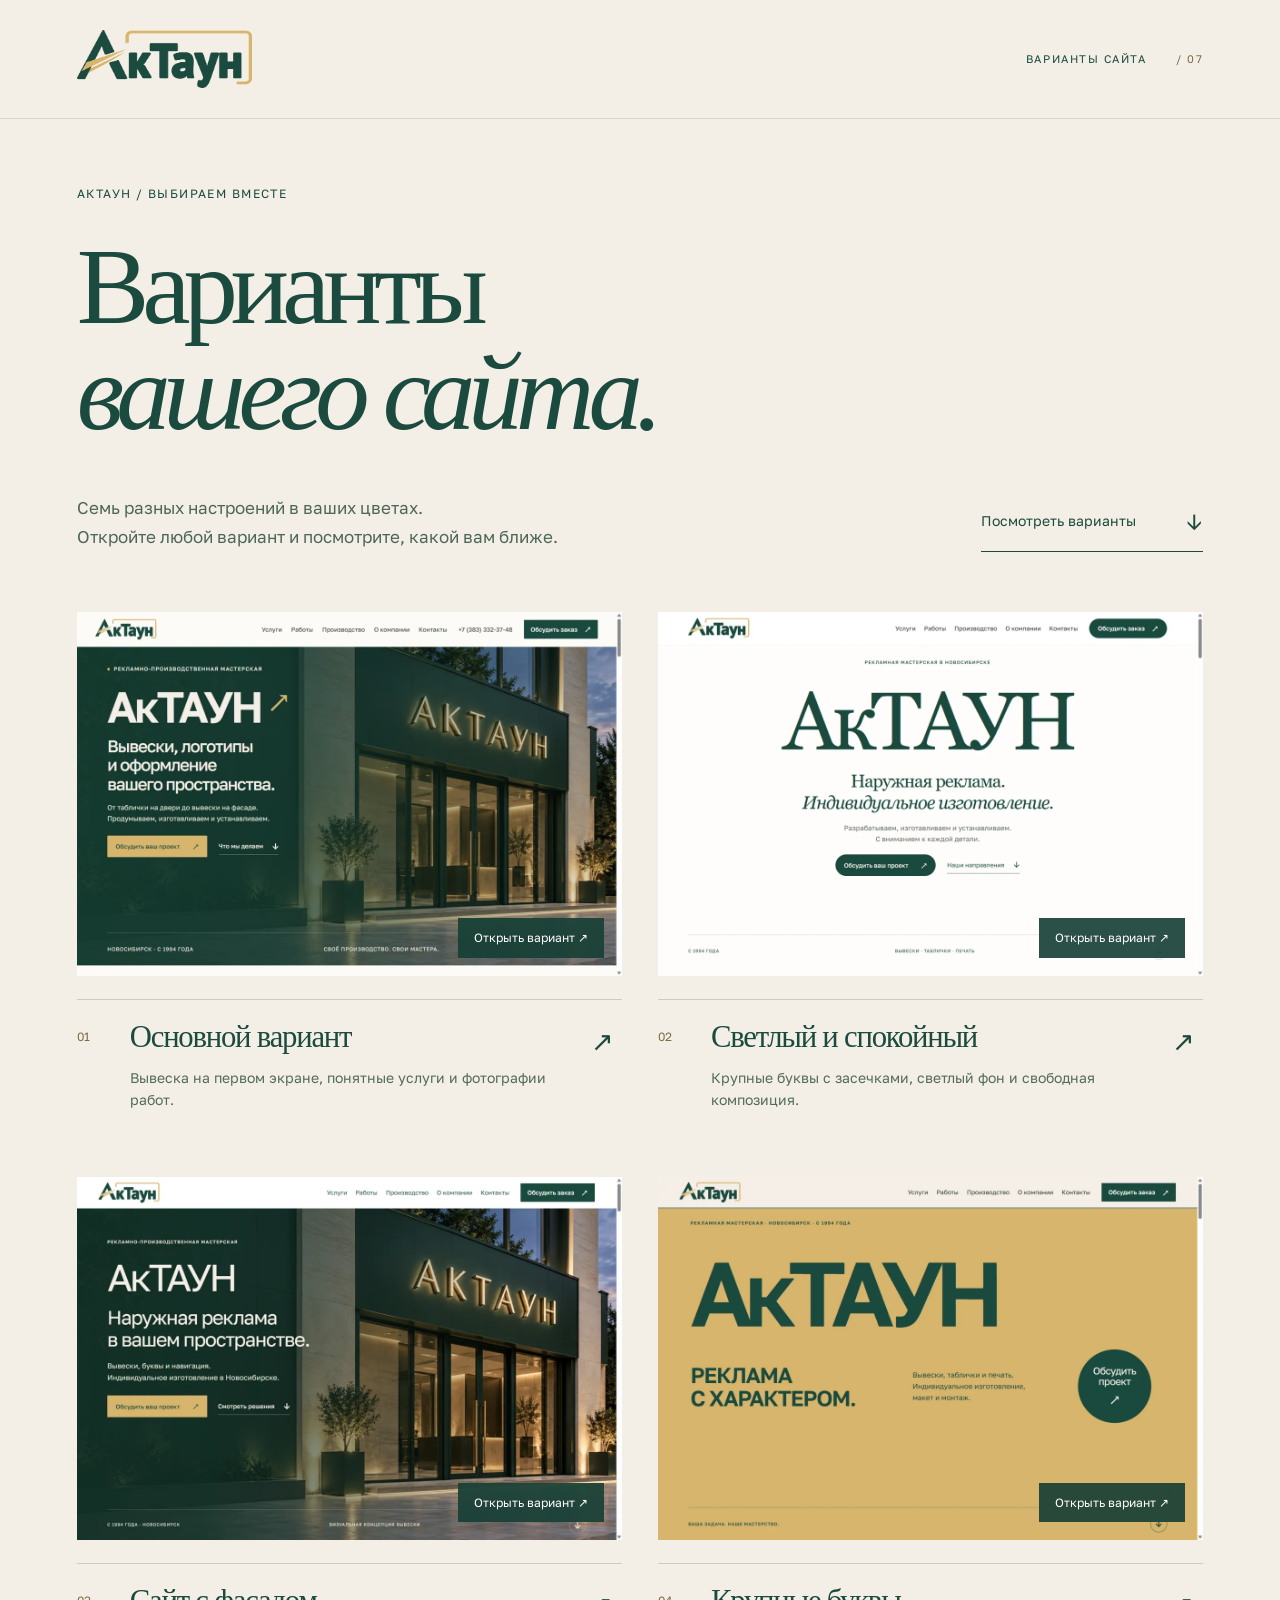
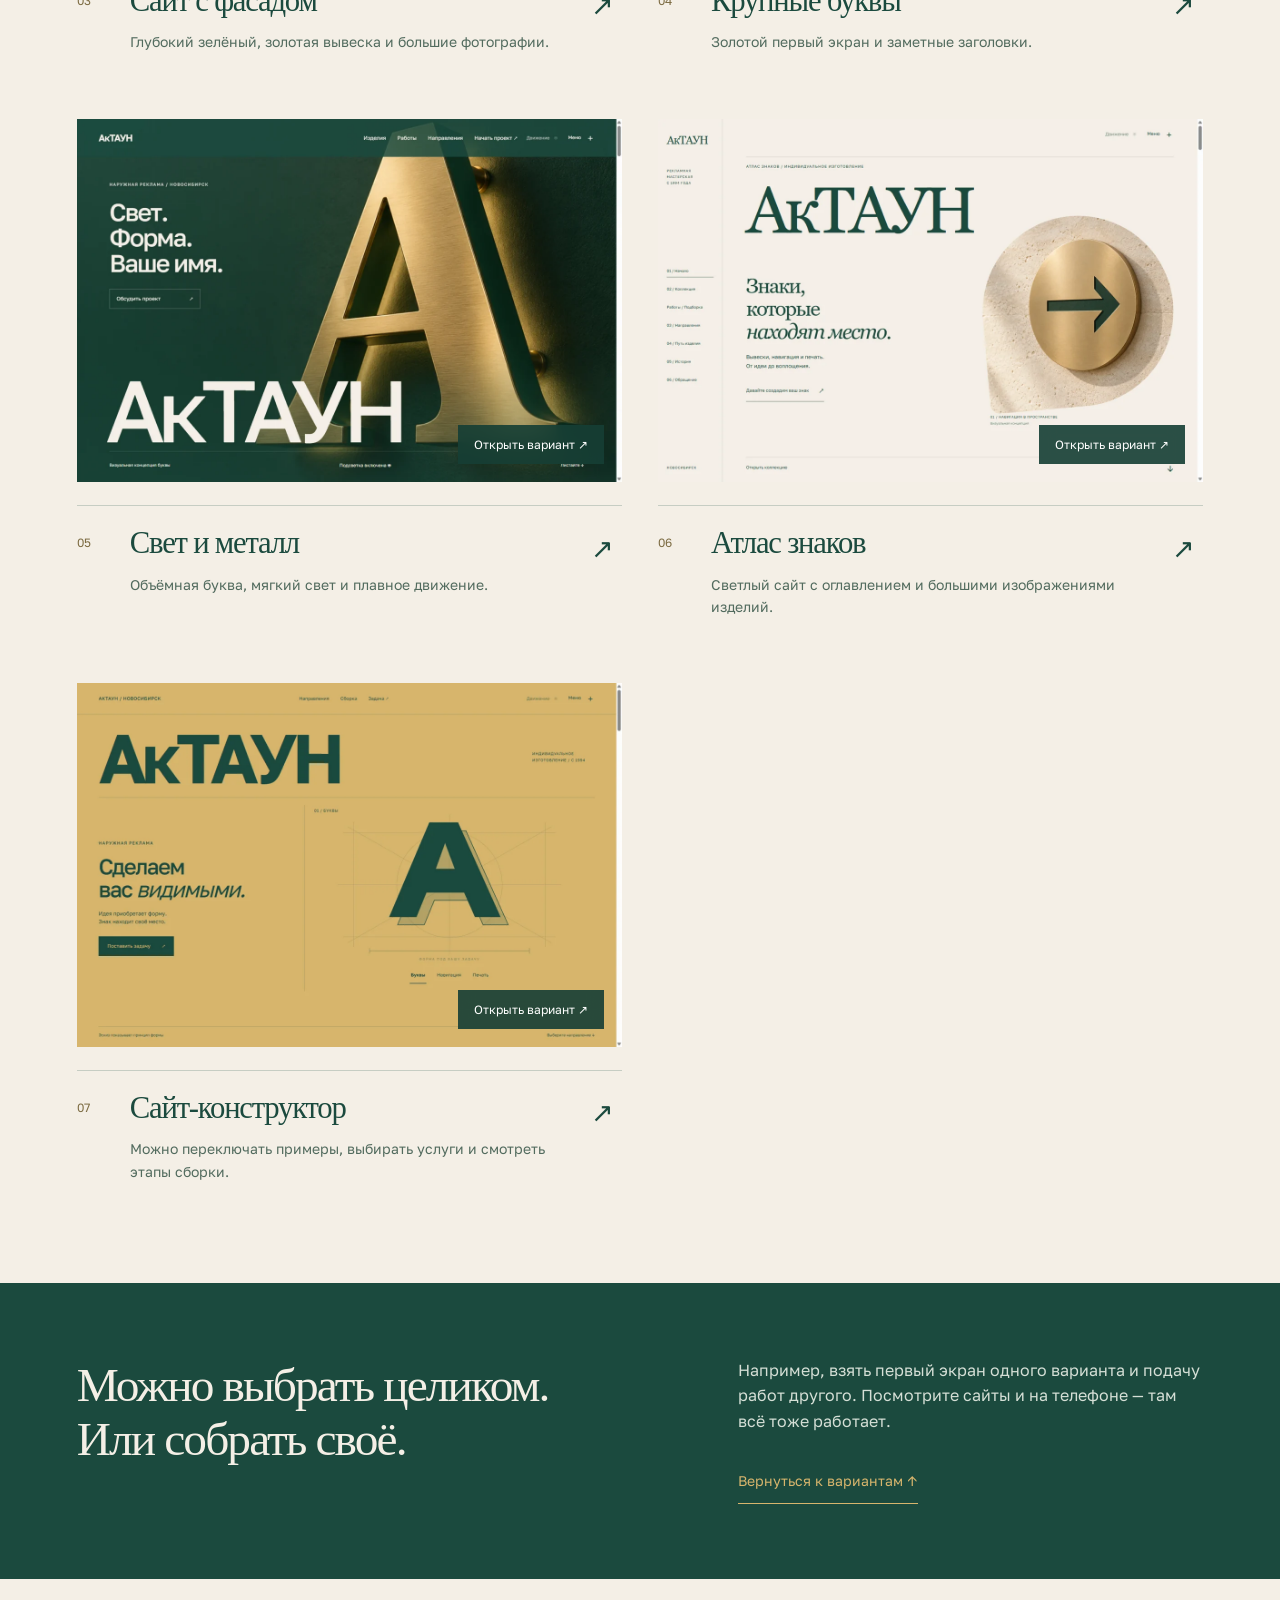
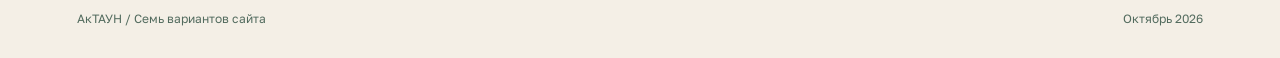
<file: index.html>
<!doctype html><html lang="ru"><head><meta charset="UTF-8"><meta name="viewport" content="width=device-width,initial-scale=1"><title>АкТАУН — выбираем вариант сайта</title><meta name="description" content="Семь вариантов сайта АкТАУН. Откройте, посмотрите и выберите, какой вам ближе."><meta name="robots" content="noindex,nofollow"><meta name="theme-color" content="#1b4a3e"><link rel="icon" href="./_shared/favicon.svg"><link rel="stylesheet" href="./catalogue.css"><script src="./catalogue.js" defer></script></head><body><a class="skip" href="#variants">Перейти к вариантам</a><header><a href="./index.html" aria-label="АкТАУН — каталог вариантов"><img src="./_shared/assets/logo.png" width="1976" height="660" alt="АкТАУН"></a><p>ВАРИАНТЫ САЙТА <span>/ 07</span></p></header><main><section class="intro"><p class="eyebrow">АкТАУН / Выбираем вместе</p><h1>Варианты<br><em>вашего сайта.</em></h1><div class="intro-bottom"><p>Семь разных настроений в ваших цветах. <br>Откройте любой вариант и посмотрите, какой вам ближе.</p><a class="browse" href="#variants">Посмотреть варианты <span>↓</span></a></div></section><section id="variants" class="variants" aria-label="Семь вариантов сайта"><article class="variant" id="01-main">
 <a class="preview" href="./01-main/index.html" aria-label="Открыть: Основной вариант"><img src="./_shared/previews/main.webp" width="1200" height="800" alt="Первый экран: Основной вариант" fetchpriority="high" decoding="async"><span>Открыть вариант ↗</span></a>
 <div class="variant-caption"><span class="variant-number">01</span><div><h2><a href="./01-main/index.html">Основной вариант</a></h2><p>Вывеска на первом экране, понятные услуги и фотографии работ.</p></div><a class="variant-arrow" href="./01-main/index.html" aria-label="Открыть: Основной вариант">↗</a></div>
</article><article class="variant" id="02-editorial">
 <a class="preview" href="./02-editorial/index.html" aria-label="Открыть: Светлый и спокойный"><img src="./_shared/previews/editorial.webp" width="1200" height="800" alt="Первый экран: Светлый и спокойный" loading="lazy" decoding="async"><span>Открыть вариант ↗</span></a>
 <div class="variant-caption"><span class="variant-number">02</span><div><h2><a href="./02-editorial/index.html">Светлый и спокойный</a></h2><p>Крупные буквы с засечками, светлый фон и свободная композиция.</p></div><a class="variant-arrow" href="./02-editorial/index.html" aria-label="Открыть: Светлый и спокойный">↗</a></div>
</article><article class="variant" id="03-architectural">
 <a class="preview" href="./03-architectural/index.html" aria-label="Открыть: Сайт с фасадом"><img src="./_shared/previews/architectural.webp" width="1200" height="800" alt="Первый экран: Сайт с фасадом" loading="lazy" decoding="async"><span>Открыть вариант ↗</span></a>
 <div class="variant-caption"><span class="variant-number">03</span><div><h2><a href="./03-architectural/index.html">Сайт с фасадом</a></h2><p>Глубокий зелёный, золотая вывеска и большие фотографии.</p></div><a class="variant-arrow" href="./03-architectural/index.html" aria-label="Открыть: Сайт с фасадом">↗</a></div>
</article><article class="variant" id="04-graphic">
 <a class="preview" href="./04-graphic/index.html" aria-label="Открыть: Крупные буквы"><img src="./_shared/previews/graphic.webp" width="1200" height="800" alt="Первый экран: Крупные буквы" loading="lazy" decoding="async"><span>Открыть вариант ↗</span></a>
 <div class="variant-caption"><span class="variant-number">04</span><div><h2><a href="./04-graphic/index.html">Крупные буквы</a></h2><p>Золотой первый экран и заметные заголовки.</p></div><a class="variant-arrow" href="./04-graphic/index.html" aria-label="Открыть: Крупные буквы">↗</a></div>
</article><article class="variant" id="05-light">
 <a class="preview" href="./05-light/index.html" aria-label="Открыть: Свет и металл"><img src="./_shared/previews/light.webp" width="1200" height="800" alt="Первый экран: Свет и металл" loading="lazy" decoding="async"><span>Открыть вариант ↗</span></a>
 <div class="variant-caption"><span class="variant-number">05</span><div><h2><a href="./05-light/index.html">Свет и металл</a></h2><p>Объёмная буква, мягкий свет и плавное движение.</p></div><a class="variant-arrow" href="./05-light/index.html" aria-label="Открыть: Свет и металл">↗</a></div>
</article><article class="variant" id="06-atlas">
 <a class="preview" href="./06-atlas/index.html" aria-label="Открыть: Атлас знаков"><img src="./_shared/previews/atlas.webp" width="1200" height="800" alt="Первый экран: Атлас знаков" loading="lazy" decoding="async"><span>Открыть вариант ↗</span></a>
 <div class="variant-caption"><span class="variant-number">06</span><div><h2><a href="./06-atlas/index.html">Атлас знаков</a></h2><p>Светлый сайт с оглавлением и большими изображениями изделий.</p></div><a class="variant-arrow" href="./06-atlas/index.html" aria-label="Открыть: Атлас знаков">↗</a></div>
</article><article class="variant" id="07-signal">
 <a class="preview" href="./07-signal/index.html" aria-label="Открыть: Сайт-конструктор"><img src="./_shared/previews/signal.webp" width="1200" height="800" alt="Первый экран: Сайт-конструктор" loading="lazy" decoding="async"><span>Открыть вариант ↗</span></a>
 <div class="variant-caption"><span class="variant-number">07</span><div><h2><a href="./07-signal/index.html">Сайт-конструктор</a></h2><p>Можно переключать примеры, выбирать услуги и смотреть этапы сборки.</p></div><a class="variant-arrow" href="./07-signal/index.html" aria-label="Открыть: Сайт-конструктор">↗</a></div>
</article></section><section class="catalogue-note" id="about-catalogue"><h2>Можно выбрать целиком. <br>Или собрать своё.</h2><p>Например, взять первый экран одного варианта и подачу работ другого. Посмотрите сайты и на телефоне — там всё тоже работает.</p><a href="#variants">Вернуться к вариантам ↑</a></section></main><footer><span>АкТАУН / Семь вариантов сайта</span><span>Октябрь 2026</span></footer></body></html>
</file>
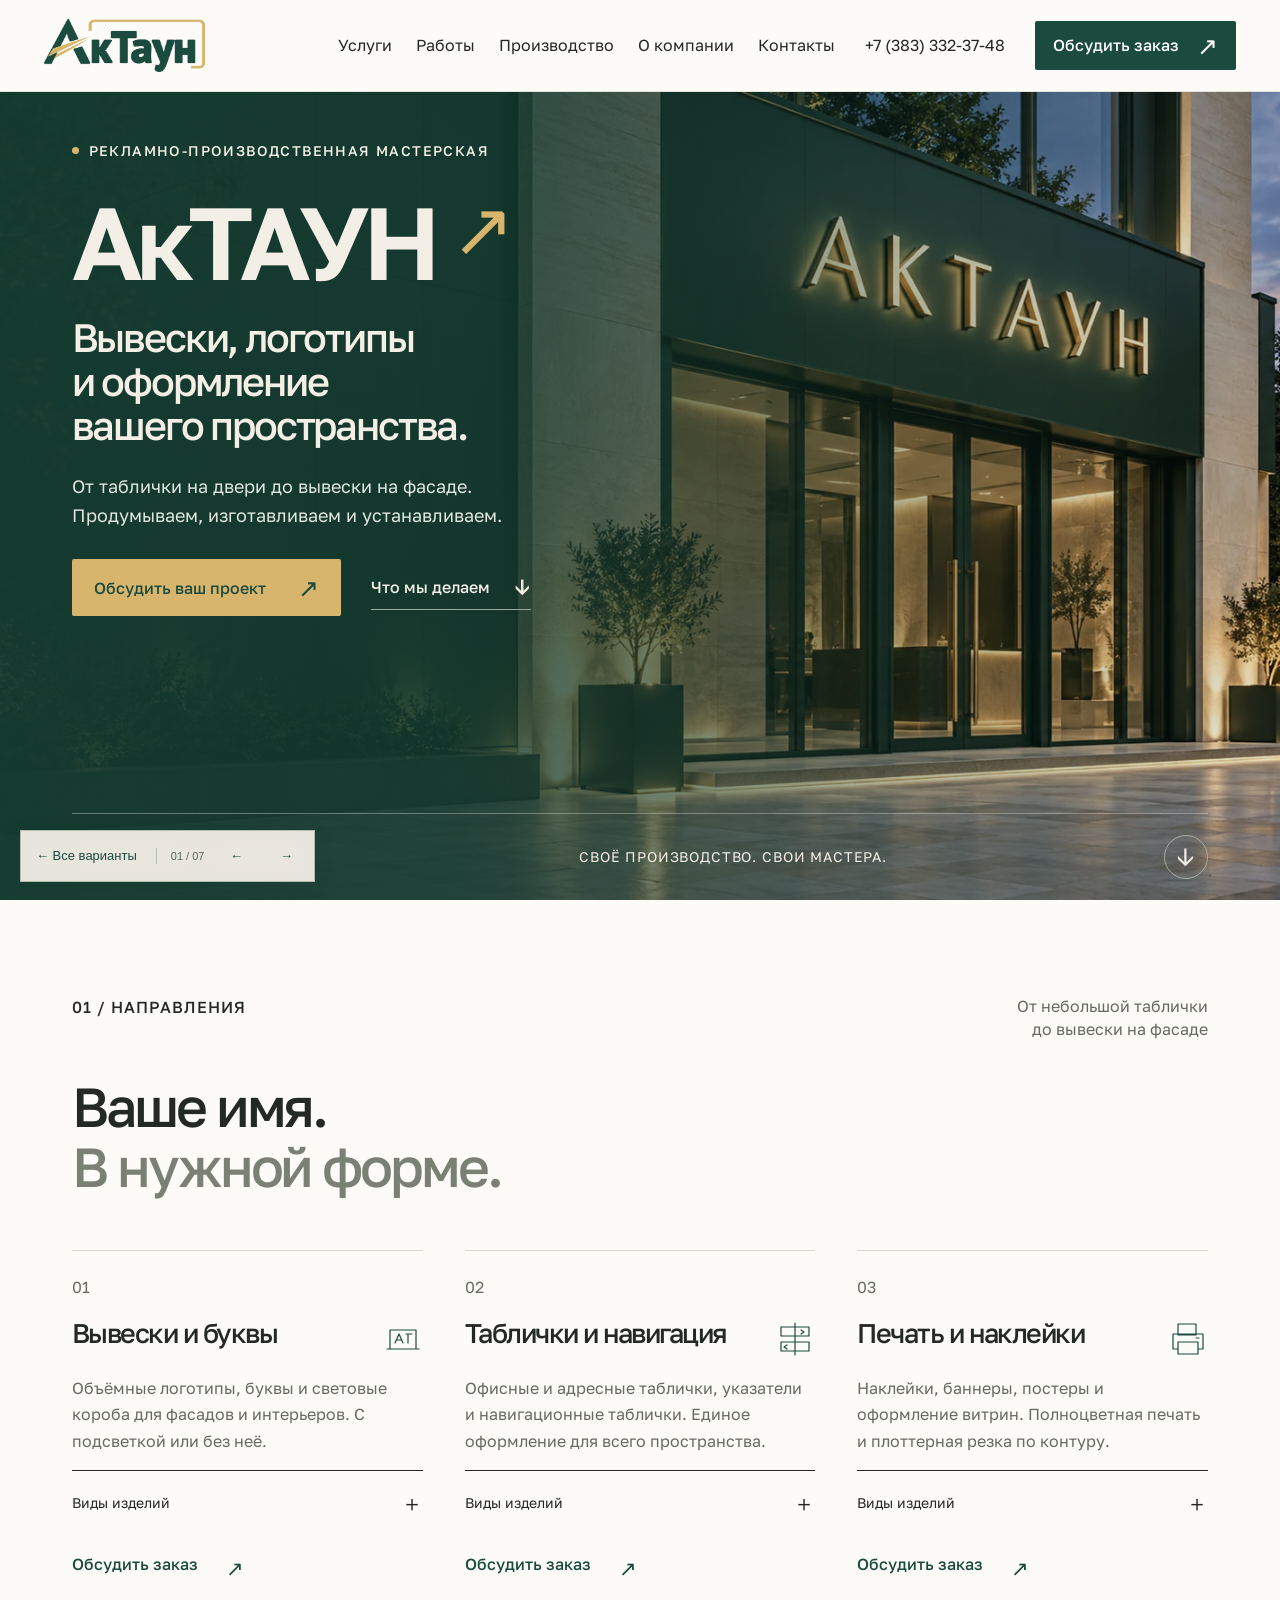
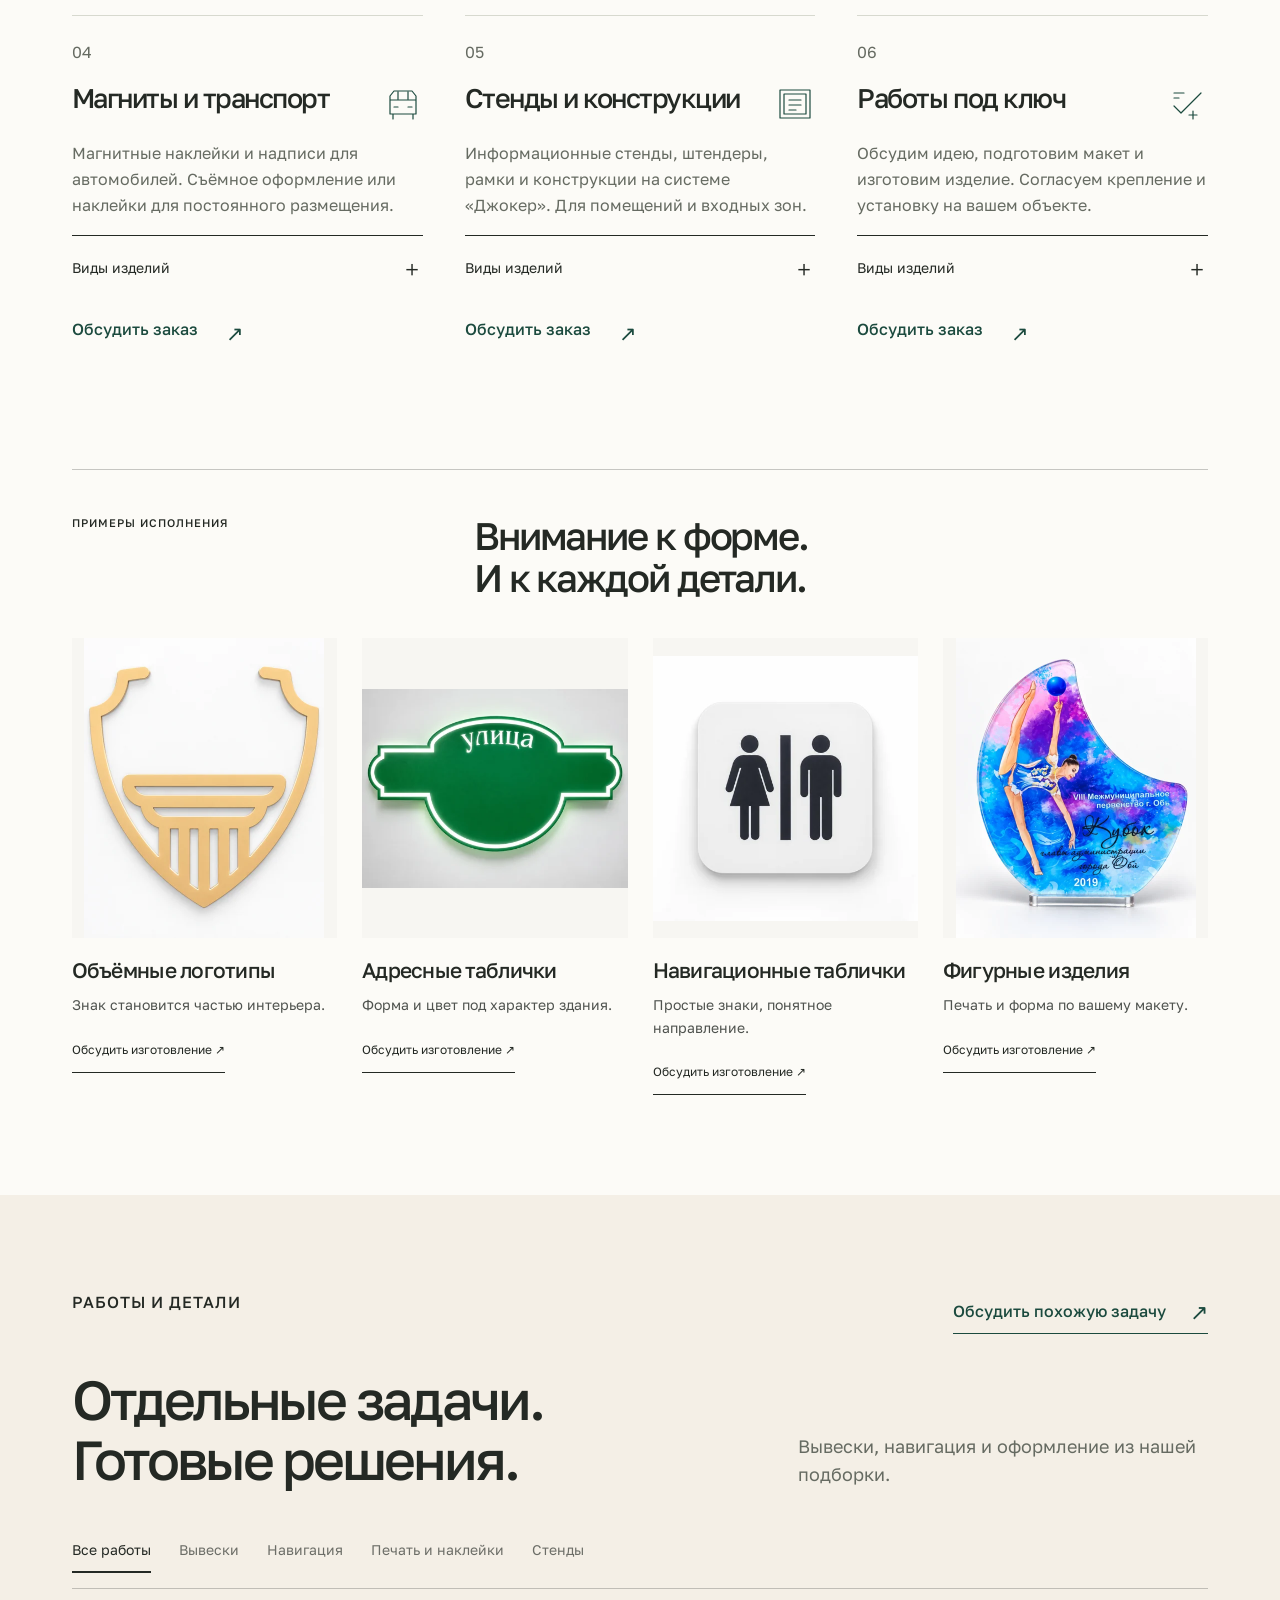
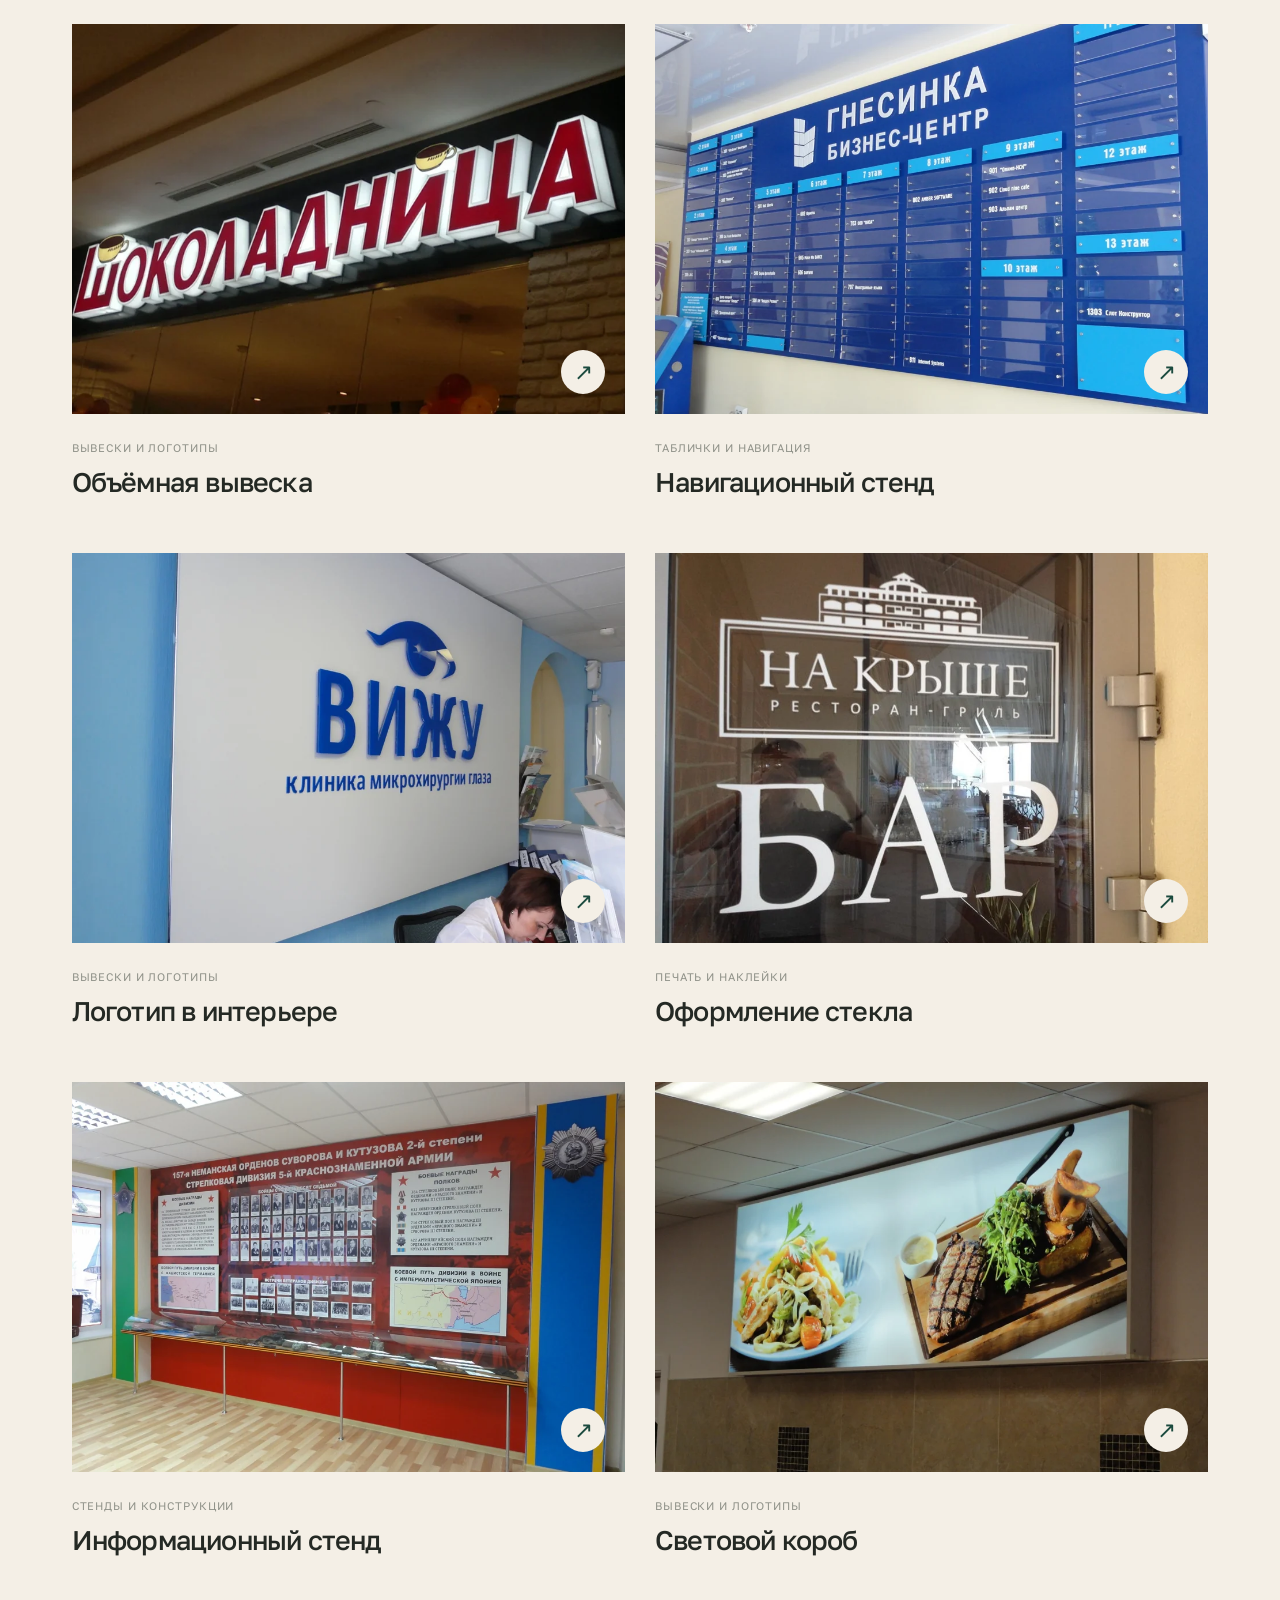
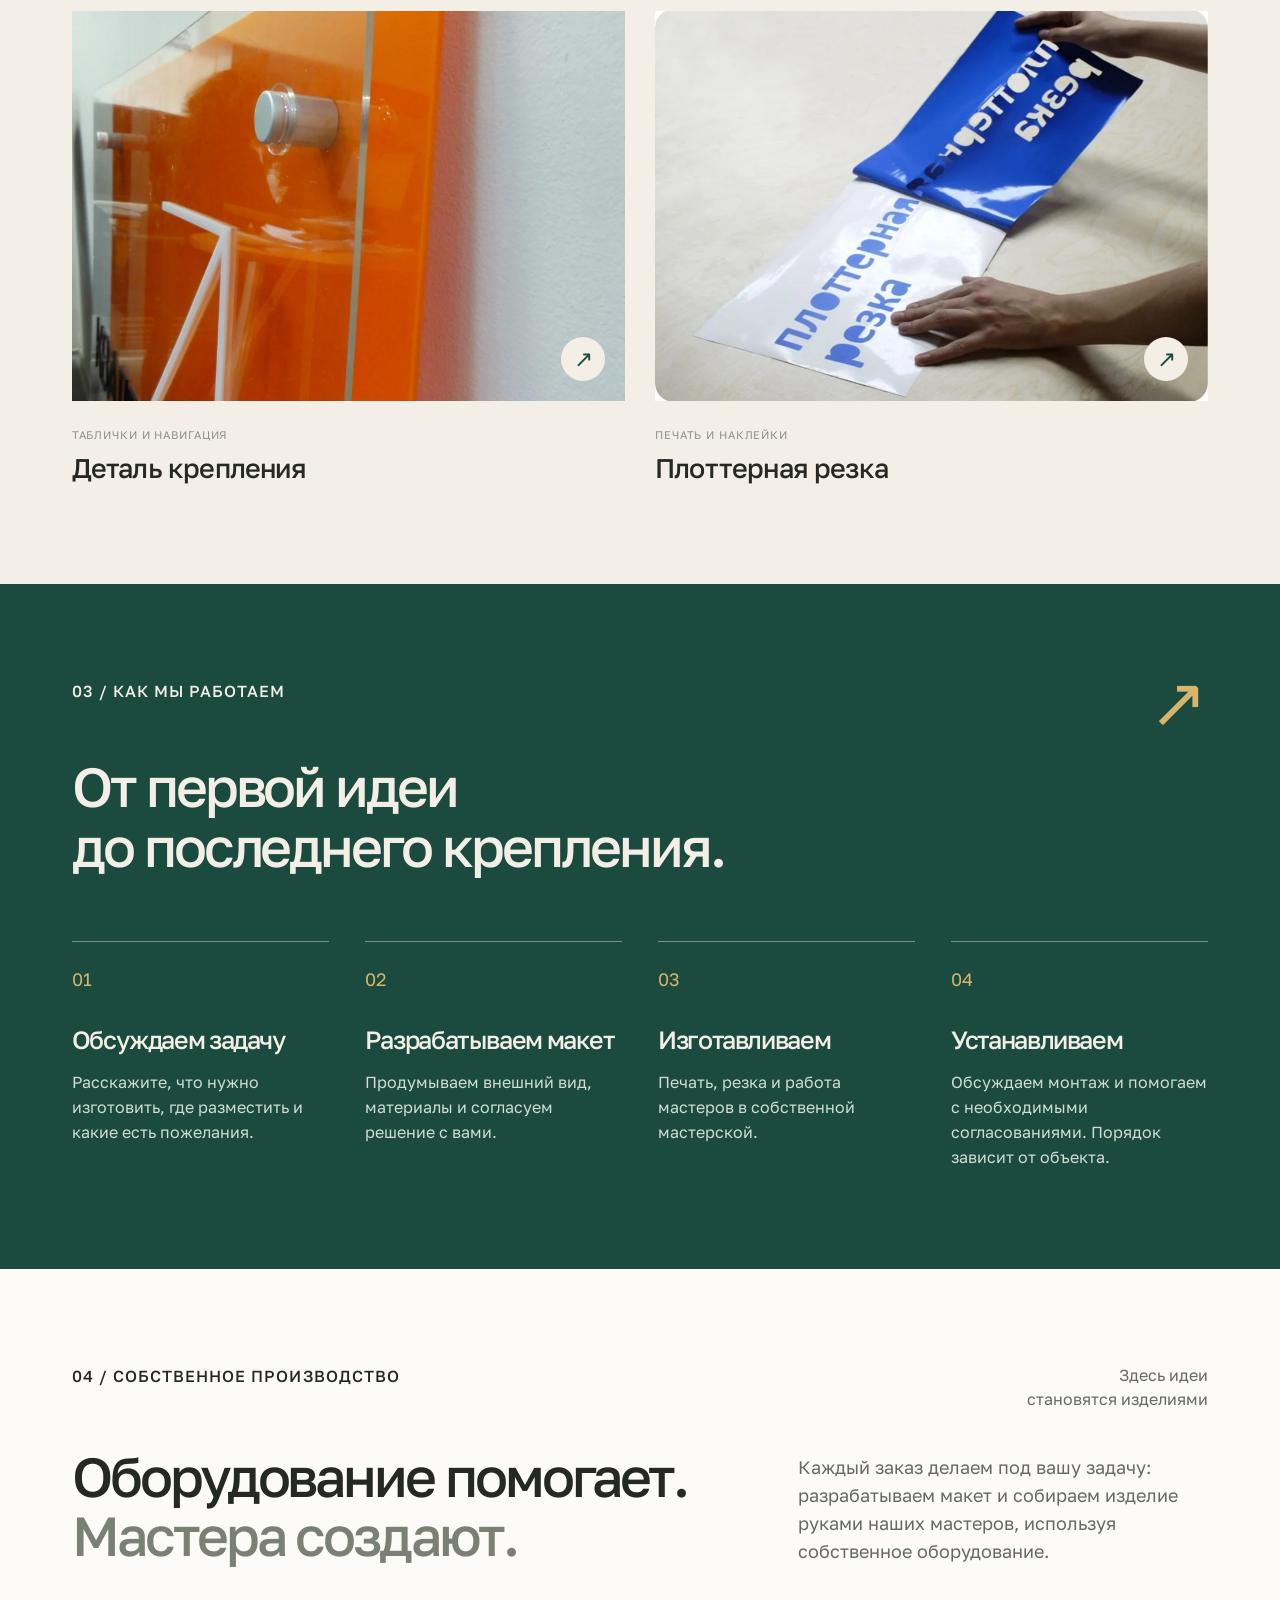
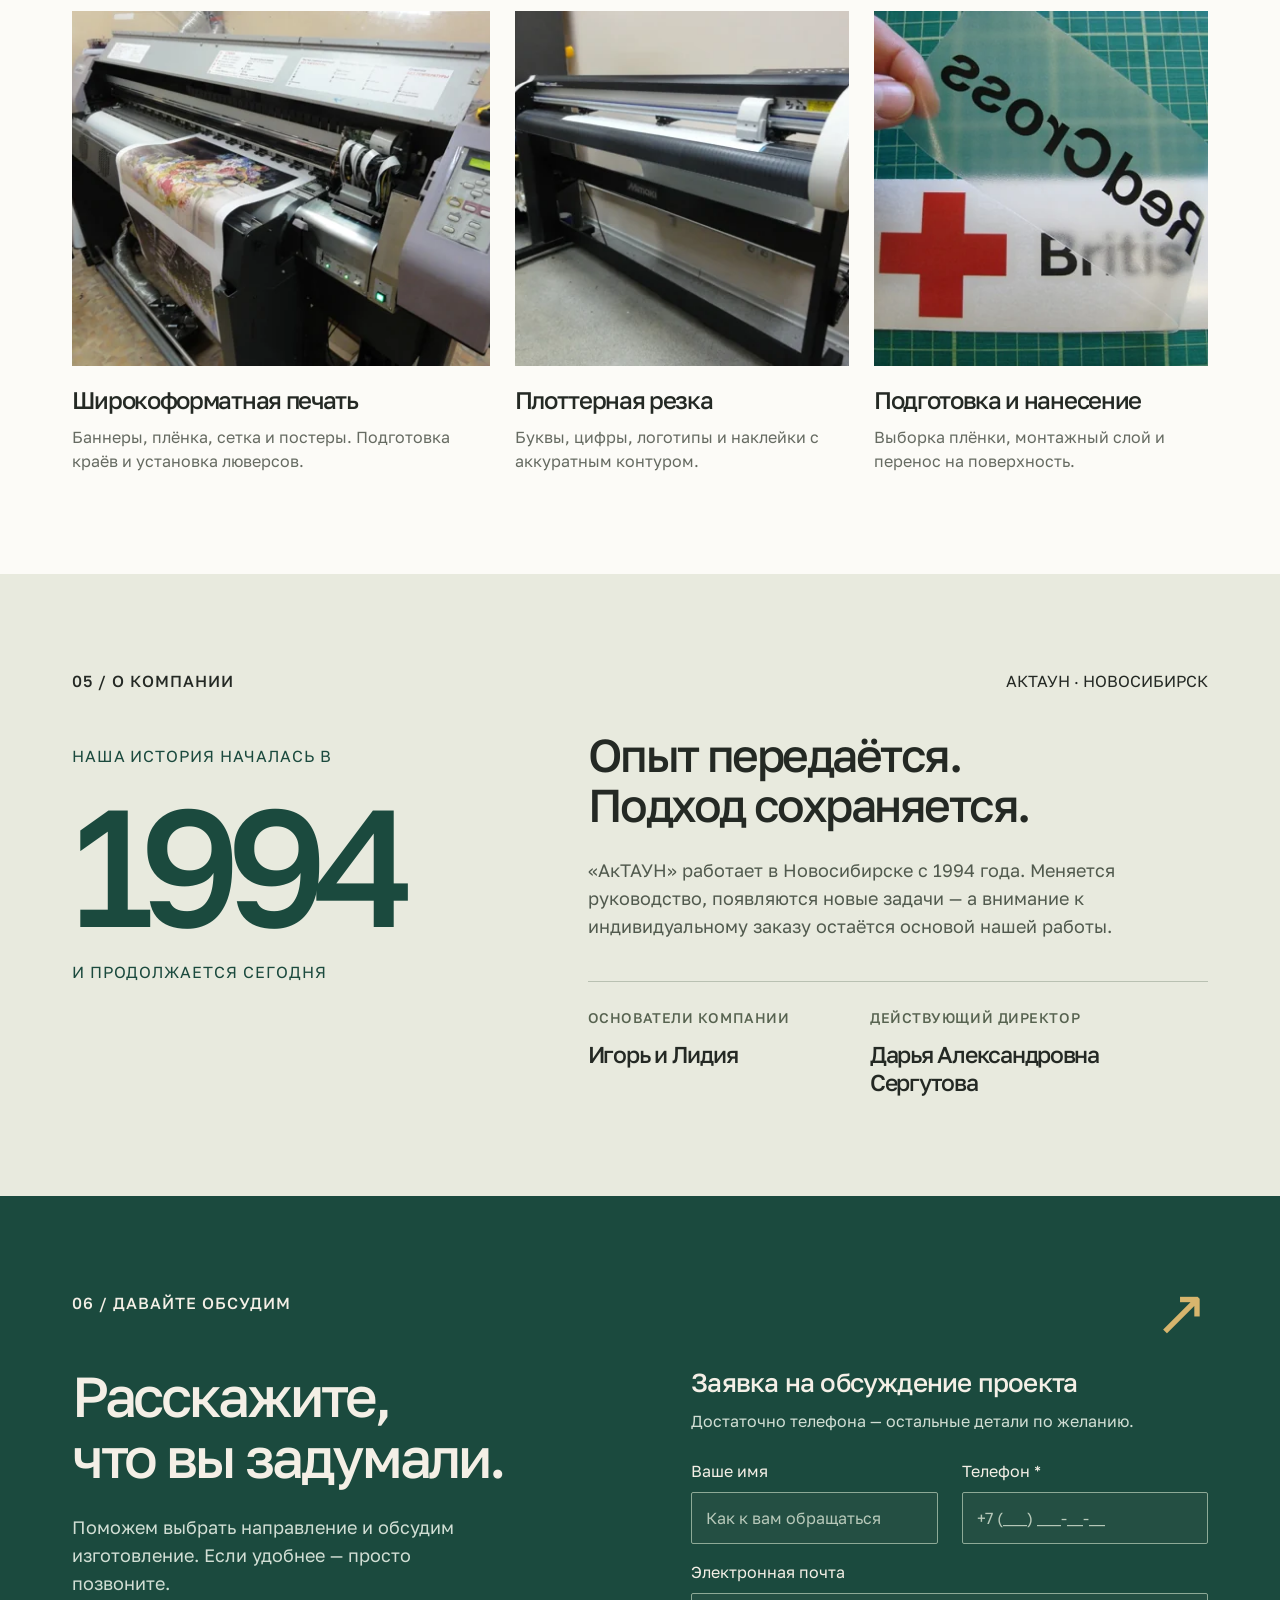
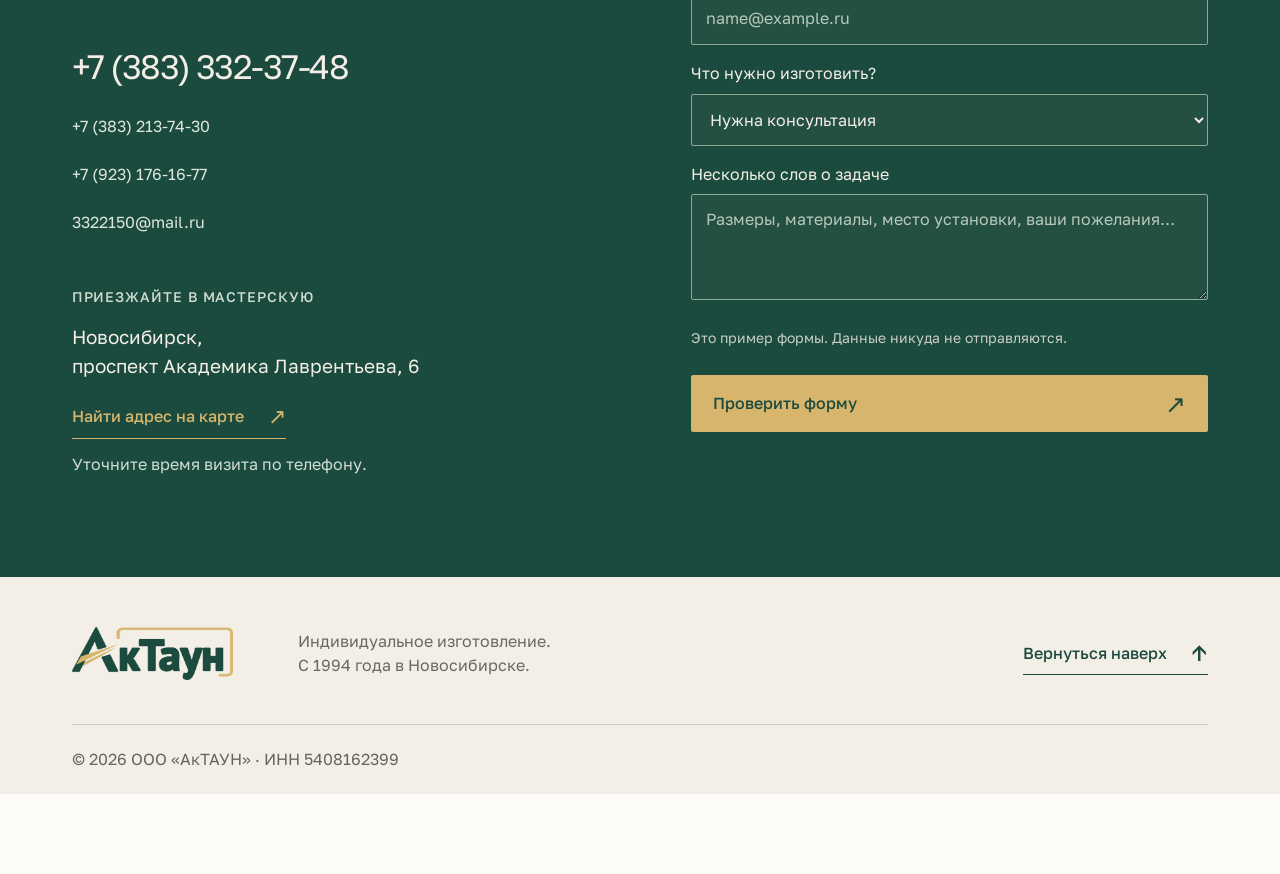
<file: 01-main/index.html>
<!doctype html>
<html lang="ru">
<head>
  <meta charset="UTF-8"><meta name="viewport" content="width=device-width, initial-scale=1">
  <title>АкТАУН — наружная реклама и вывески в Новосибирске</title>
  <meta name="description" content="АкТАУН с 1994 года: вывески, объёмные буквы, таблички, навигация, печать на плёнке и баннерах. Индивидуальное изготовление и монтаж в Новосибирске.">
  <meta name="robots" content="noindex, nofollow"><meta name="theme-color" content="#1B4A3E">
  <meta property="og:title" content="АкТАУН — от идеи до вывески"><meta property="og:description" content="Рекламно-производственная мастерская в Новосибирске. Работаем с 1994 года."><meta property="og:type" content="website"><meta property="og:locale" content="ru_RU">
  <link rel="icon" href="../_shared/favicon.svg" type="image/svg+xml">

  <link rel="stylesheet" href="../_shared/styles.css"><script type="module" src="../_shared/app.js"></script>
<link rel="stylesheet" href="../_shared/content-design.css"><script type="module" src="../_shared/content-interactions.js"></script><link rel="stylesheet" href="../review.css"></head>
<body data-site="main">
  <a class="skip" href="#main">Перейти к содержанию</a>
  <header class="header">
    <a href="#home" class="logo" aria-label="АкТАУН — начало страницы"><img src="../_shared/assets/logo.png" width="1976" height="660" alt="АкТАУН"></a>
    <nav id="navigation" aria-label="Основная навигация"><a href="#services">Услуги</a><a href="#works">Работы</a><a href="#production">Производство</a><a href="#about">О компании</a><a href="#contact">Контакты</a></nav>
    <a class="header-phone" href="tel:+73833323748">+7 (383) 332-37-48</a>
    <a class="button header-cta" href="#contact">Обсудить заказ <span aria-hidden="true">↗</span></a>
    <button class="menu-toggle" aria-controls="navigation" aria-expanded="false" aria-label="Открыть меню"><span></span><span></span></button>
  </header>
  <main id="main">
    <section class="hero" id="home" aria-labelledby="hero-title">
      <div class="hero-image"><img src="../_shared/assets/concept-facade-1600.webp" srcset="../_shared/assets/concept-facade-960.webp 960w, ../_shared/assets/concept-facade-1600.webp 1600w" sizes="100vw" width="1600" height="1067" alt="Пример оформления фасада с объёмной вывеской" fetchpriority="high"></div>
      <div class="hero-inner">
        <p class="eyebrow"><span class="dot"></span> РЕКЛАМНО-ПРОИЗВОДСТВЕННАЯ МАСТЕРСКАЯ</p>
        <p class="hero-brand">АкТАУН<span class="brand-spark" aria-hidden="true">↗</span></p>
        <h1 id="hero-title">Вывески, логотипы<br>и оформление<br>вашего пространства.</h1>
        <p class="hero-description">От таблички на двери до вывески на фасаде. Продумываем, изготавливаем и устанавливаем.</p>
        <div class="hero-actions"><a class="button gold" href="#contact">Обсудить ваш проект <span aria-hidden="true">↗</span></a><a class="text-link light" href="#services">Что мы делаем <span aria-hidden="true">↓</span></a></div>
      </div>
      <div class="hero-bottom"><span>НОВОСИБИРСК · С 1994 ГОДА</span><span>СВОЁ ПРОИЗВОДСТВО. СВОИ МАСТЕРА.</span><a href="#services" aria-label="Перейти к услугам">↓</a></div>
    </section>
    <section class="services section" id="services">
      <div class="section-top"><p class="eyebrow">01 / НАПРАВЛЕНИЯ</p><p class="section-note">От небольшой таблички<br>до вывески на фасаде</p></div>
      <h2>Ваше имя.<br><span class="muted">В нужной форме.</span></h2>
      <div id="services-list" class="service-grid"></div>
    <div class="product-collection"><div class="product-intro"><p class="eyebrow">ПРИМЕРЫ ИСПОЛНЕНИЯ</p><h2>Внимание к форме.<br>И к каждой детали.</h2></div><div class="product-examples"><figure><img src="../_shared/assets/content/logo-example-960.webp" srcset="../_shared/assets/content/logo-example-480.webp 480w, ../_shared/assets/content/logo-example-960.webp 960w" sizes="(max-width:700px) 88vw, 25vw" width="960" height="960" alt="Пример: объёмные логотипы" loading="lazy" decoding="async"><figcaption><h3>Объёмные логотипы</h3><p>Знак становится частью интерьера.</p><button type="button" class="product-action" data-product-service="signs">Обсудить изготовление ↗</button></figcaption></figure><figure><img src="../_shared/assets/content/address-example-960.webp" srcset="../_shared/assets/content/address-example-480.webp 480w, ../_shared/assets/content/address-example-960.webp 960w" sizes="(max-width:700px) 88vw, 25vw" width="960" height="960" alt="Пример: адресные таблички" loading="lazy" decoding="async"><figcaption><h3>Адресные таблички</h3><p>Форма и цвет под характер здания.</p><button type="button" class="product-action" data-product-service="navigation">Обсудить изготовление ↗</button></figcaption></figure><figure><img src="../_shared/assets/content/navigation-example-960.webp" srcset="../_shared/assets/content/navigation-example-480.webp 480w, ../_shared/assets/content/navigation-example-960.webp 960w" sizes="(max-width:700px) 88vw, 25vw" width="960" height="960" alt="Пример: навигационные таблички" loading="lazy" decoding="async"><figcaption><h3>Навигационные таблички</h3><p>Простые знаки, понятное направление.</p><button type="button" class="product-action" data-product-service="navigation">Обсудить изготовление ↗</button></figcaption></figure><figure><img src="../_shared/assets/content/shape-example-960.webp" srcset="../_shared/assets/content/shape-example-480.webp 480w, ../_shared/assets/content/shape-example-960.webp 960w" sizes="(max-width:700px) 88vw, 25vw" width="960" height="960" alt="Пример: фигурные изделия" loading="lazy" decoding="async"><figcaption><h3>Фигурные изделия</h3><p>Печать и форма по вашему макету.</p><button type="button" class="product-action" data-product-service="print">Обсудить изготовление ↗</button></figcaption></figure></div></div></section>
    <section class="works section" id="works">
      <div class="section-top"><p class="eyebrow">РАБОТЫ И ДЕТАЛИ</p><a class="text-link" href="#contact">Обсудить похожую задачу <span aria-hidden="true">↗</span></a></div>
      <div class="section-heading"><h2>Отдельные задачи.<br>Готовые решения.</h2><p>Вывески, навигация и оформление из нашей подборки.</p></div>

      <div class="gallery" id="gallery"></div>
    </section>
    <section class="process section" id="process">
      <div class="section-top"><p class="eyebrow">03 / КАК МЫ РАБОТАЕМ</p><span class="process-mark" aria-hidden="true">↗</span></div>
      <h2>От первой идеи<br>до последнего крепления.</h2>
      <div class="steps" id="steps"></div>
    </section>
    <section class="production section" id="production">
      <div class="section-top"><p class="eyebrow">04 / СОБСТВЕННОЕ ПРОИЗВОДСТВО</p><p class="section-note">Здесь идеи<br>становятся изделиями</p></div>
      <div class="section-heading"><h2>Оборудование помогает.<br><span class="muted">Мастера создают.</span></h2><p>Каждый заказ делаем под вашу задачу: разрабатываем макет и собираем изделие руками наших мастеров, используя собственное оборудование.</p></div>
      <div class="production-grid" id="production-grid"></div>

    </section>
    <section class="about section" id="about">
      <div class="section-top"><p class="eyebrow">05 / О КОМПАНИИ</p><span>АКТАУН · НОВОСИБИРСК</span></div>
      <div class="about-grid"><div class="since"><span>НАША ИСТОРИЯ НАЧАЛАСЬ В</span><strong>1994</strong><span>И ПРОДОЛЖАЕТСЯ СЕГОДНЯ</span></div><div><h2>Опыт передаётся.<br>Подход сохраняется.</h2><p class="about-copy">«АкТАУН» работает в Новосибирске с 1994 года. Меняется руководство, появляются новые задачи — а внимание к индивидуальному заказу остаётся основой нашей работы.</p><div class="people"><div><p class="eyebrow">ОСНОВАТЕЛИ КОМПАНИИ</p><h3>Игорь и Лидия</h3></div><div><p class="eyebrow">ДЕЙСТВУЮЩИЙ ДИРЕКТОР</p><h3>Дарья Александровна<br>Сергутова</h3></div></div></div></div>
    </section>
    <section class="contact section" id="contact">
      <div class="section-top"><p class="eyebrow">06 / ДАВАЙТЕ ОБСУДИМ</p><span aria-hidden="true">↗</span></div>
      <div class="contact-grid"><div class="contact-details"><h2>Расскажите,<br>что вы задумали.</h2><p>Поможем выбрать направление и обсудим изготовление. Если удобнее — просто позвоните.</p><a class="big-phone" href="tel:+73833323748">+7 (383) 332-37-48</a><div class="contact-links"><a href="tel:+73832137430">+7 (383) 213-74-30</a><a href="tel:+79231761677">+7 (923) 176-16-77</a><a href="mailto:3322150@mail.ru">3322150@mail.ru</a></div><div class="address"><span class="eyebrow">ПРИЕЗЖАЙТЕ В МАСТЕРСКУЮ</span><p>Новосибирск,<br>проспект Академика Лаврентьева, 6</p><a class="text-link" href="https://2gis.ru/novosibirsk/search/проспект%20Академика%20Лаврентьева%206" target="_blank" rel="noopener noreferrer">Найти адрес на карте <span aria-hidden="true">↗</span></a><p class="hours">Уточните время визита по телефону.</p></div></div>
      <form id="request-form" novalidate>
        <h3>Заявка на обсуждение проекта</h3><p class="form-intro">Достаточно телефона — остальные детали по желанию.</p>
        <div class="form-row"><div class="field"><label for="name">Ваше имя</label><input id="name" name="name" autocomplete="name" maxlength="80" placeholder="Как к вам обращаться"><span class="error" id="name-error"></span></div><div class="field"><label for="phone">Телефон <span aria-hidden="true">*</span></label><input id="phone" name="phone" type="tel" inputmode="tel" autocomplete="tel" maxlength="24" placeholder="+7 (___) ___-__-__" required aria-describedby="phone-error"><span class="error" id="phone-error"></span></div></div>
        <div class="field"><label for="email">Электронная почта</label><input id="email" name="email" type="email" autocomplete="email" maxlength="254" placeholder="name@example.ru" aria-describedby="email-error"><span class="error" id="email-error"></span></div>
        <div class="field"><label for="service">Что нужно изготовить?</label><select id="service" name="service"><option value="consultation">Нужна консультация</option></select><span class="error" id="service-error"></span></div>
        <div class="field"><label for="message">Несколько слов о задаче</label><textarea id="message" name="message" rows="3" maxlength="2000" placeholder="Размеры, материалы, место установки, ваши пожелания…" aria-describedby="message-error"></textarea><span class="error" id="message-error"></span></div>
        <div class="honeypot" aria-hidden="true"><label for="website">Ваш сайт<input id="website" name="website" tabindex="-1" autocomplete="off"></label></div>
        <p class="review-form-note">Это пример формы. Данные никуда не отправляются.</p>
        <button class="button gold submit" type="submit">Проверить форму <span aria-hidden="true">↗</span></button>
        <div id="form-status" role="status" aria-live="polite"></div>

      </form></div>
    </section>
  </main>
  <footer class="footer"><div class="footer-main"><a class="logo" href="#home" aria-label="АкТАУН — начало страницы"><img src="../_shared/assets/logo.png" width="1976" height="660" alt="АкТАУН"></a><p>Индивидуальное изготовление.<br>С 1994 года в Новосибирске.</p><a class="text-link" href="#home">Вернуться наверх <span aria-hidden="true">↑</span></a></div><div class="footer-bottom"><span>© <span id="year">2026</span> ООО «АкТАУН» · ИНН 5408162399</span></div></footer>

<nav class="review-navigation" aria-label="Варианты сайта"><a href="../index.html">← Все варианты</a><span>01 / 07</span><a href="../07-signal/index.html" aria-label="Предыдущий вариант">←</a><a href="../02-editorial/index.html" aria-label="Следующий вариант">→</a></nav></body>
</html>
</file>
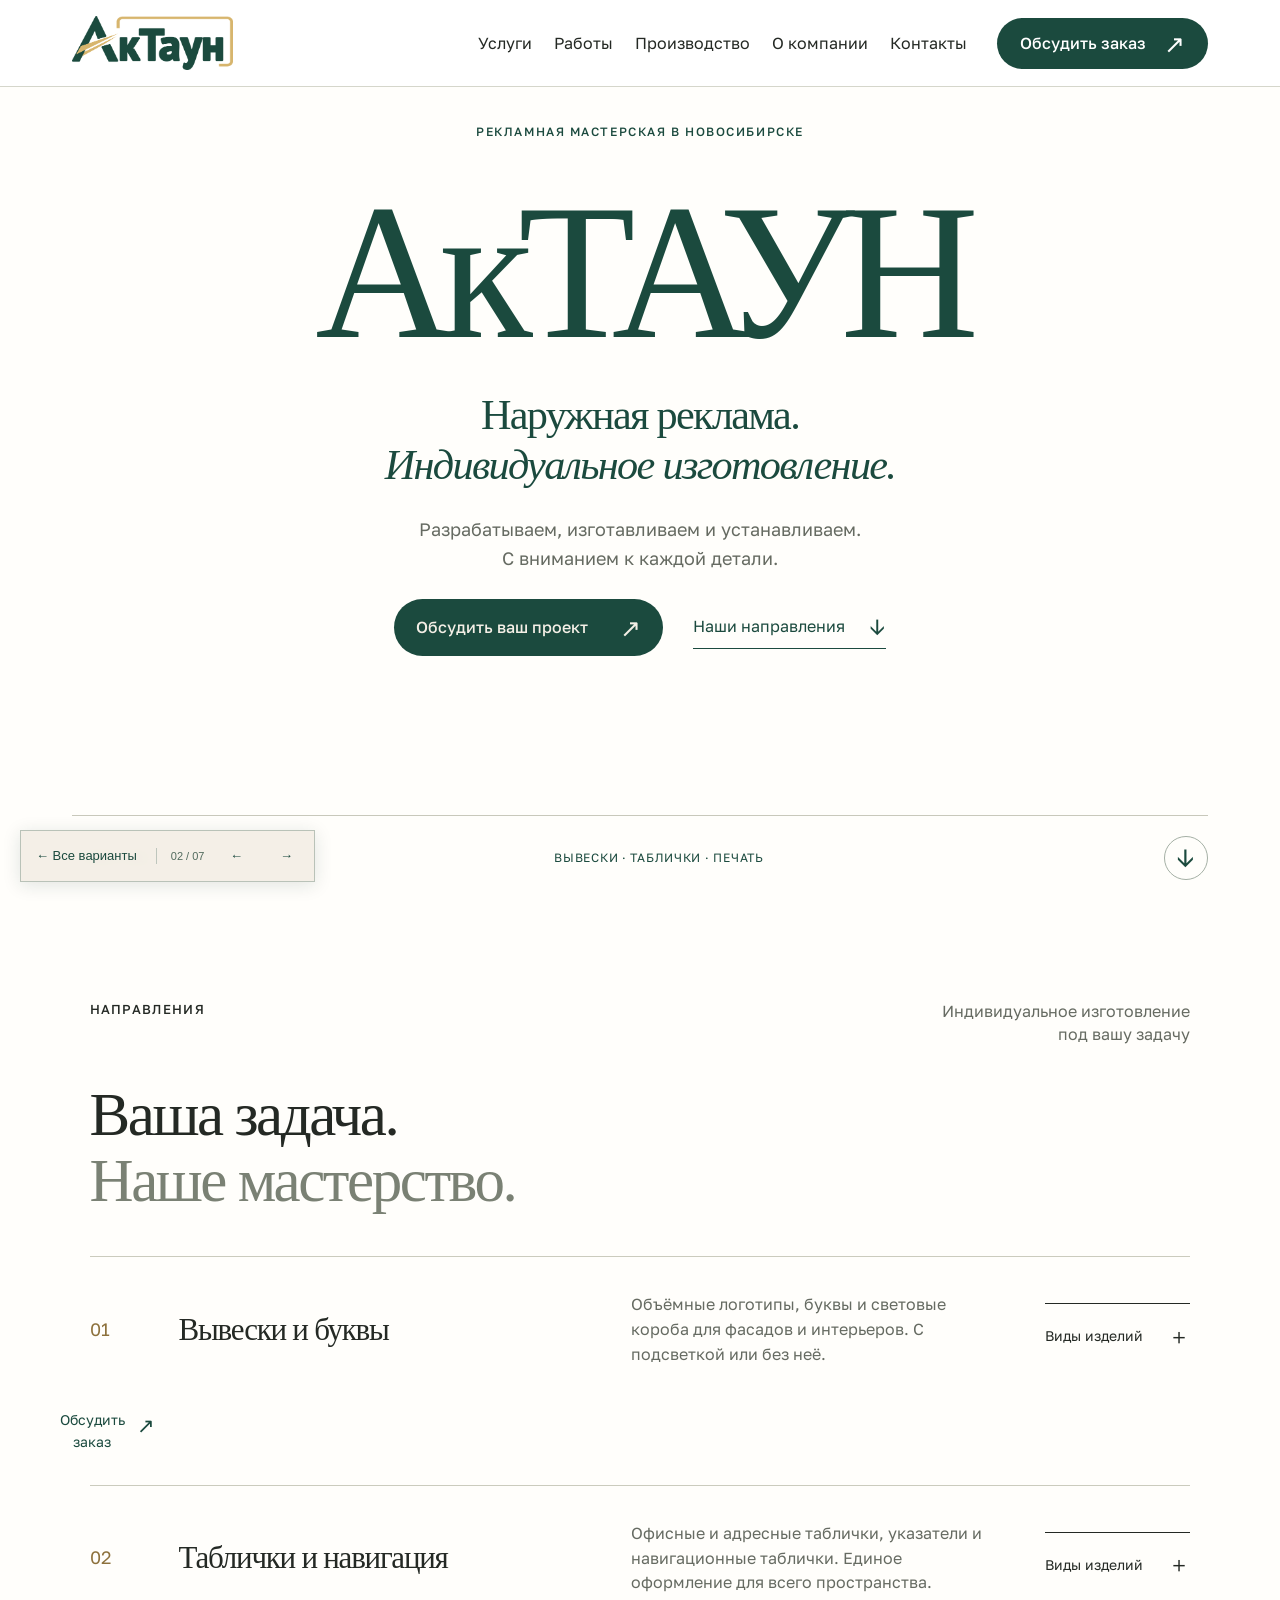
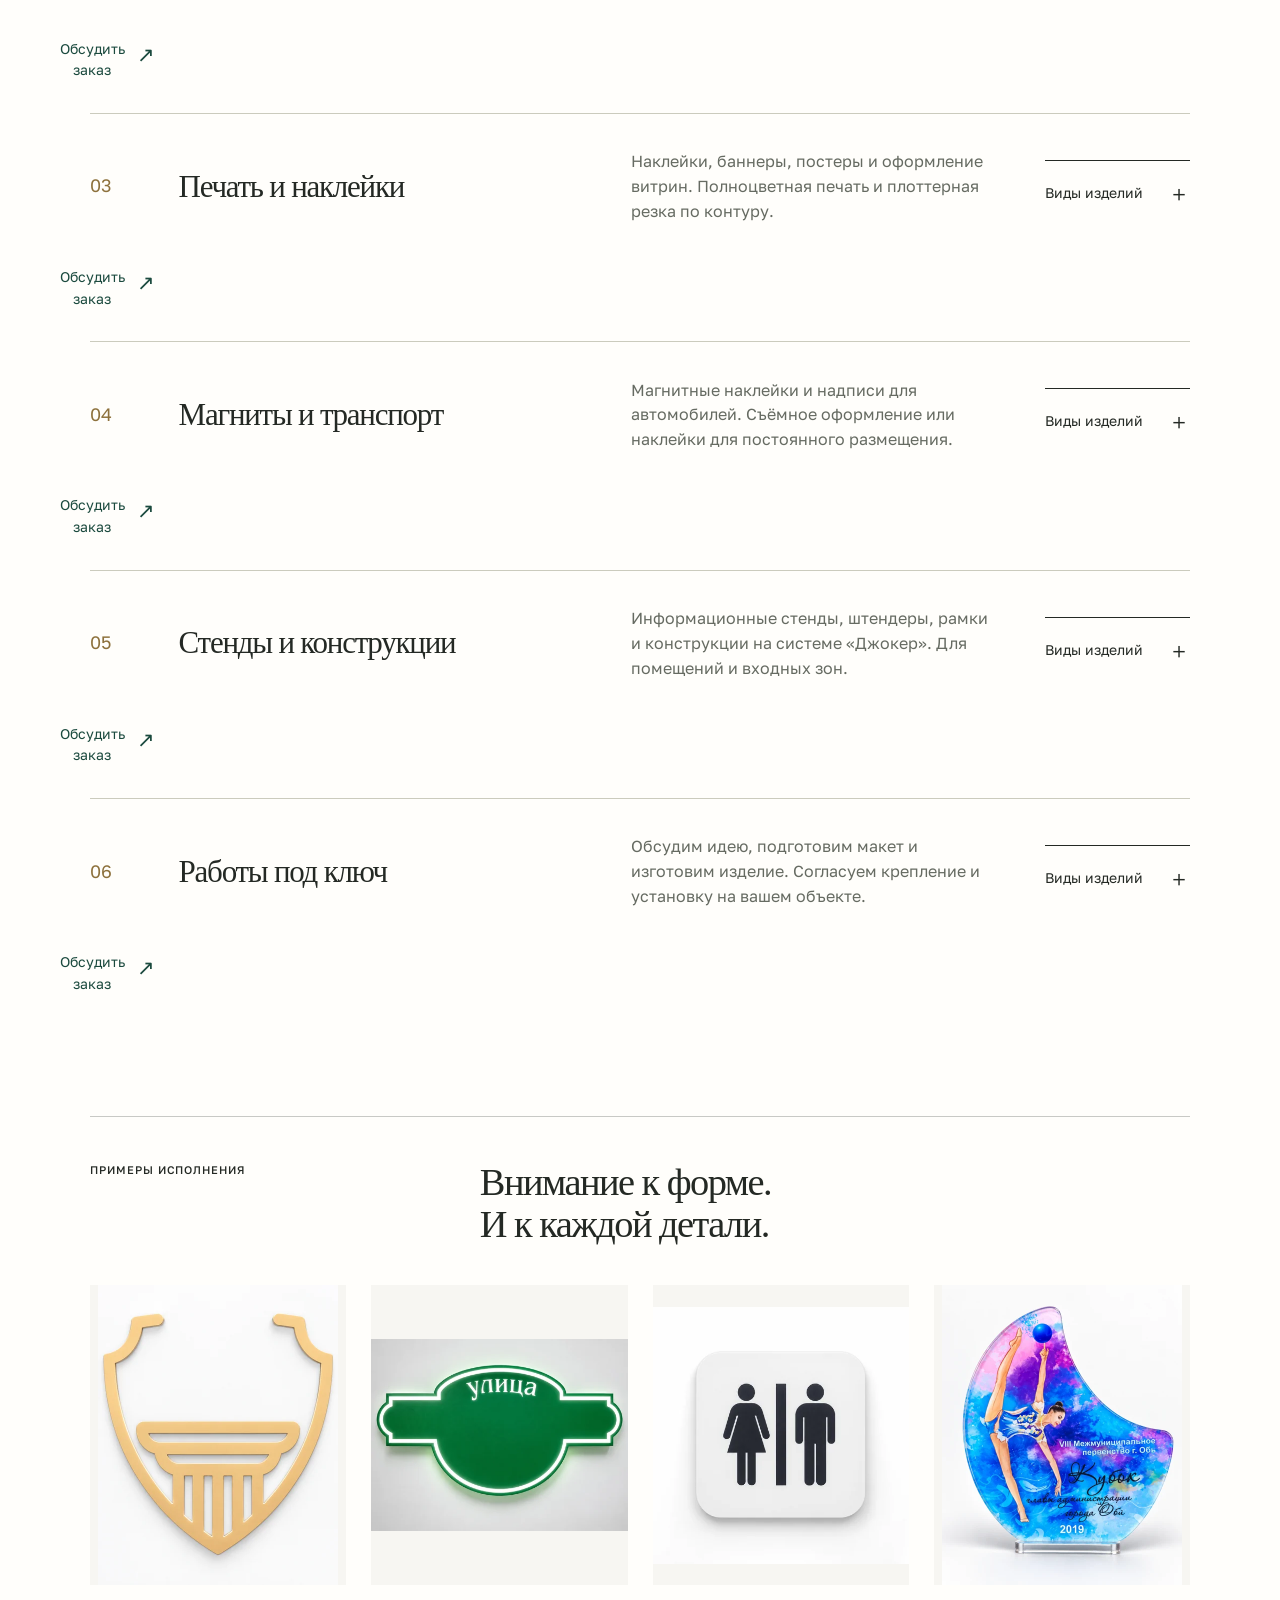
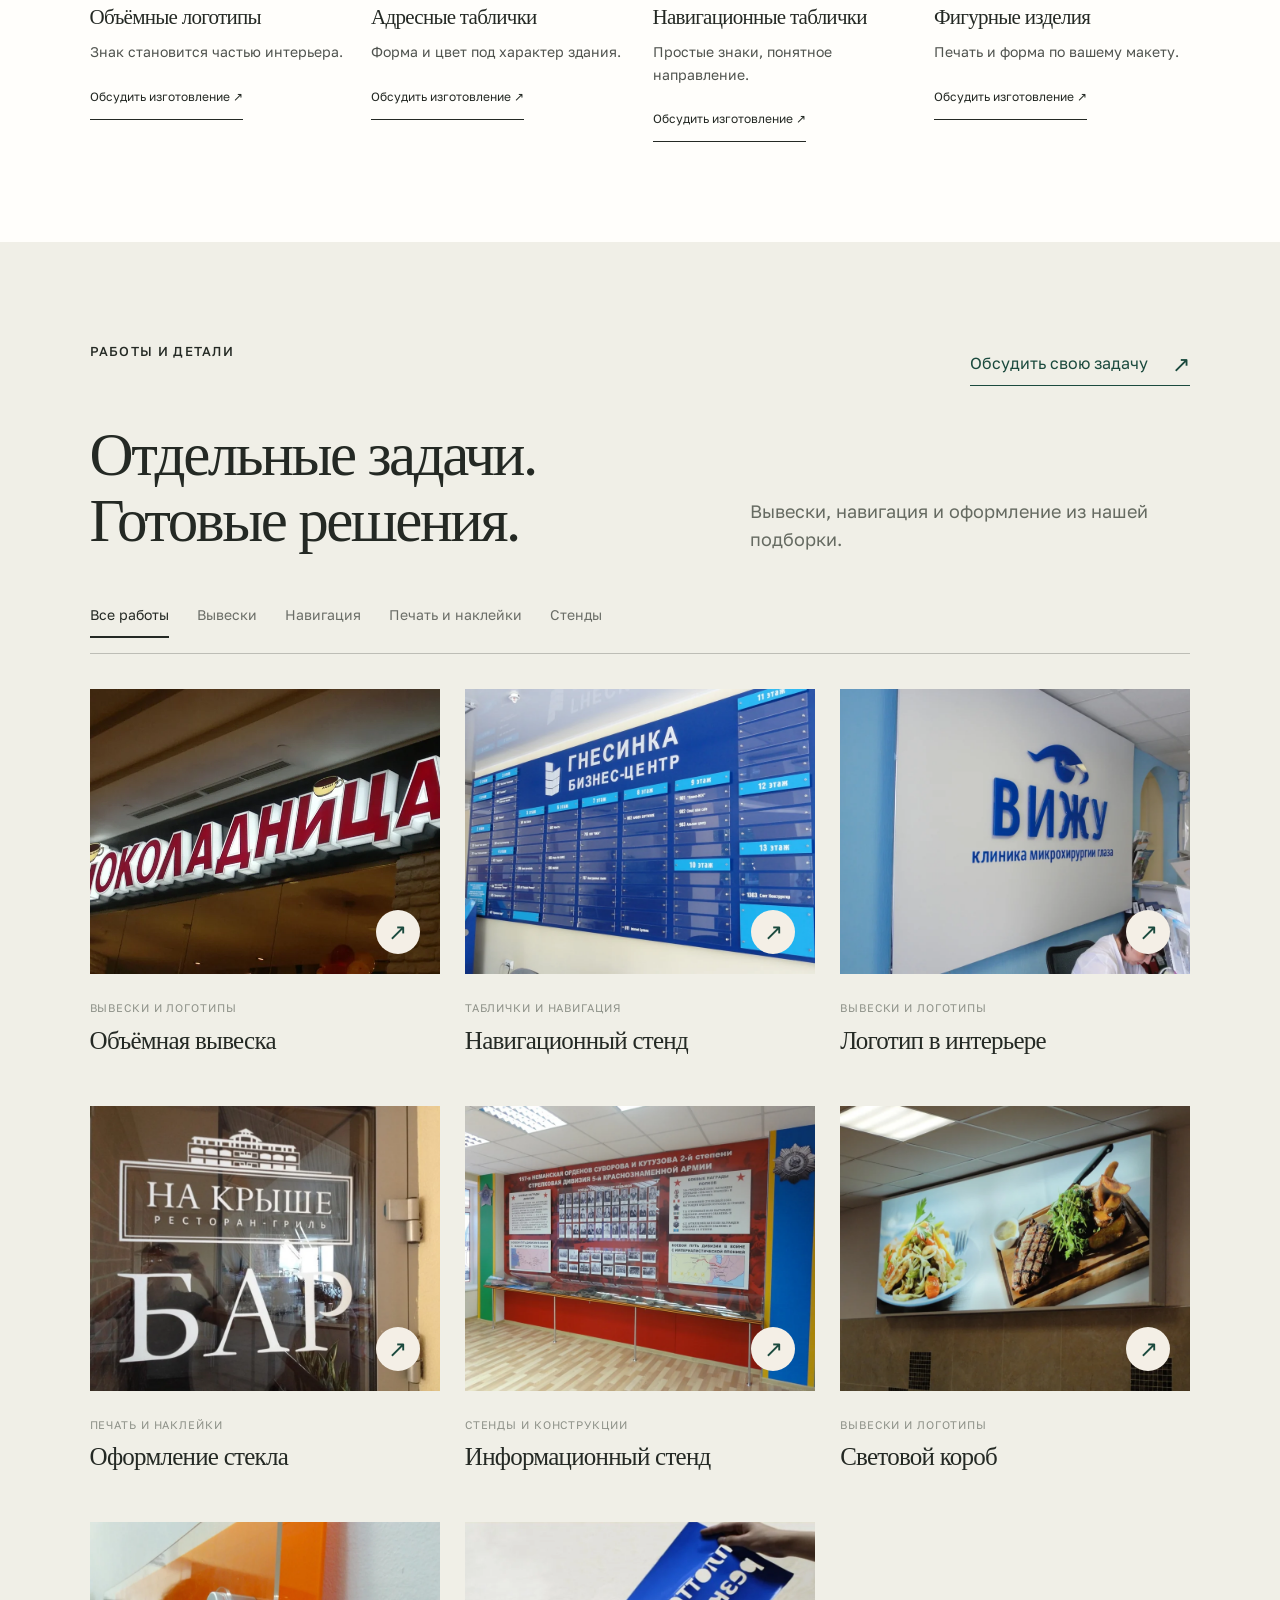
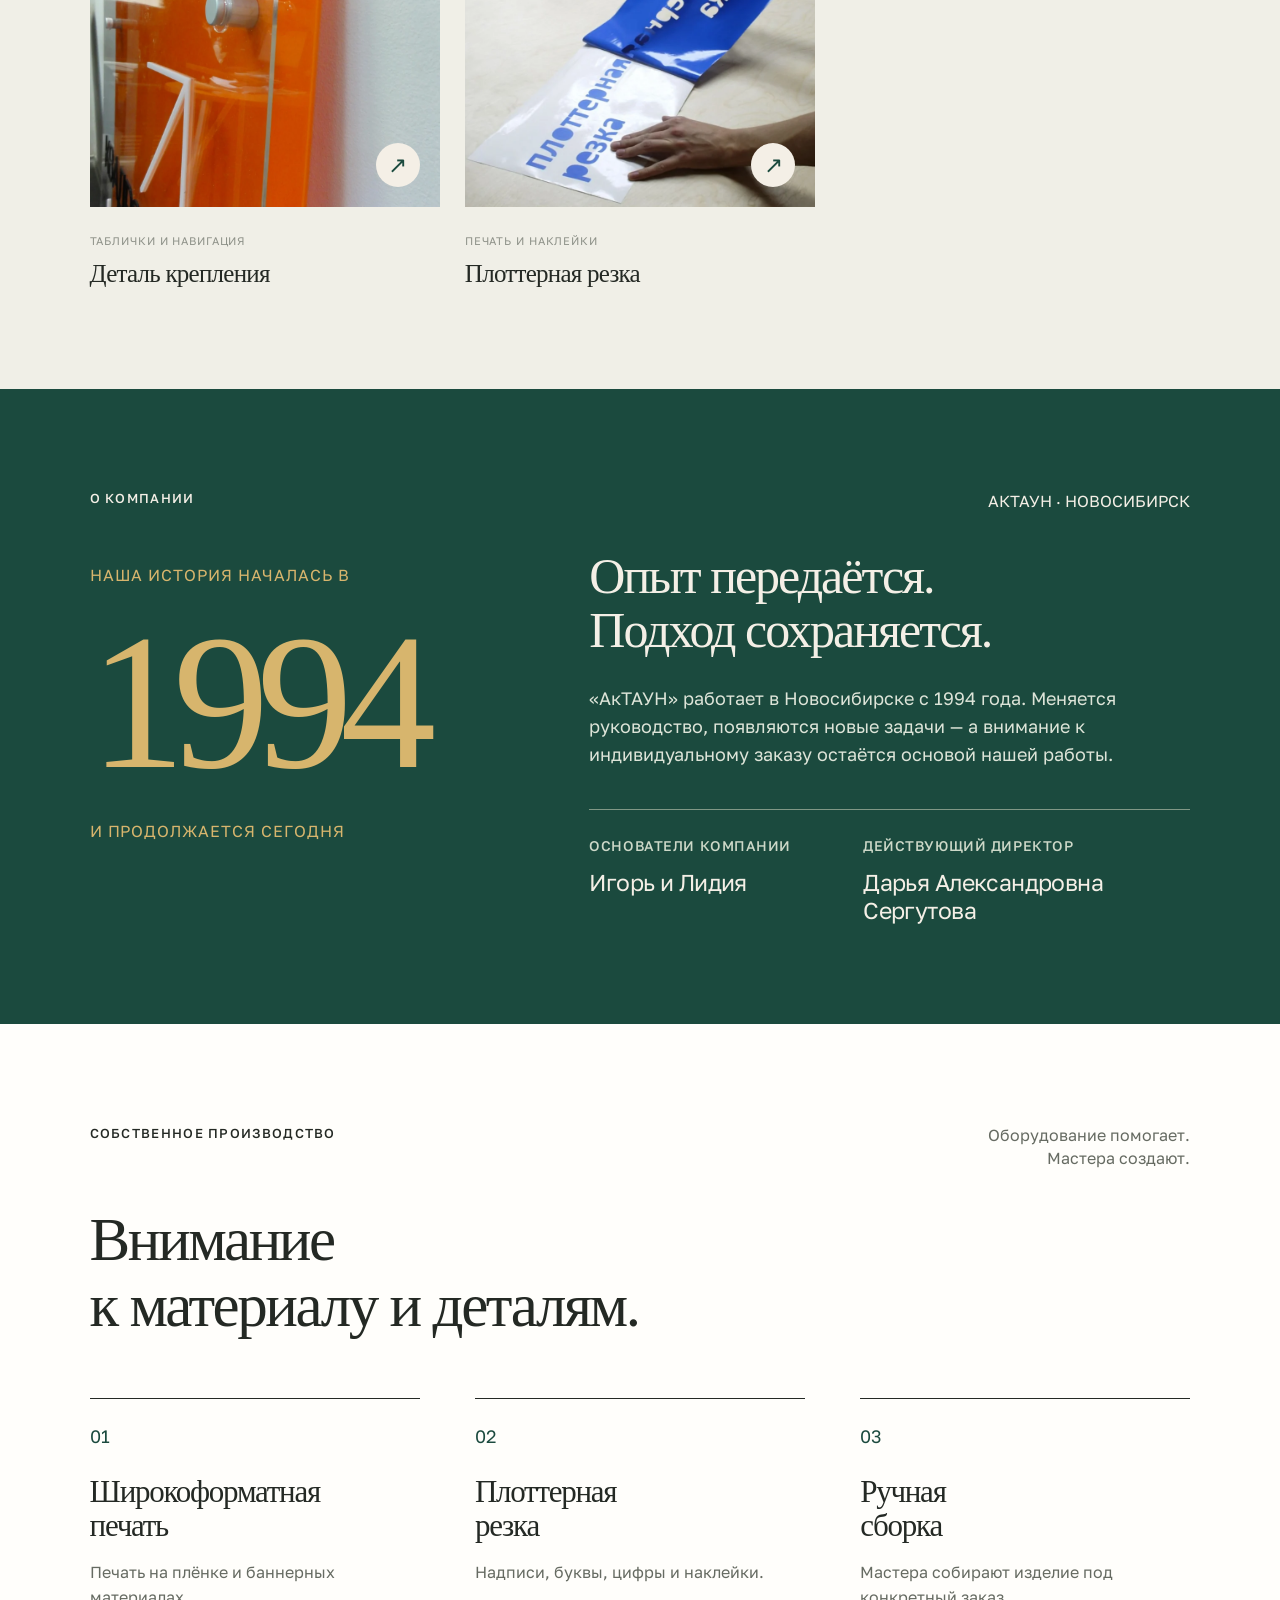
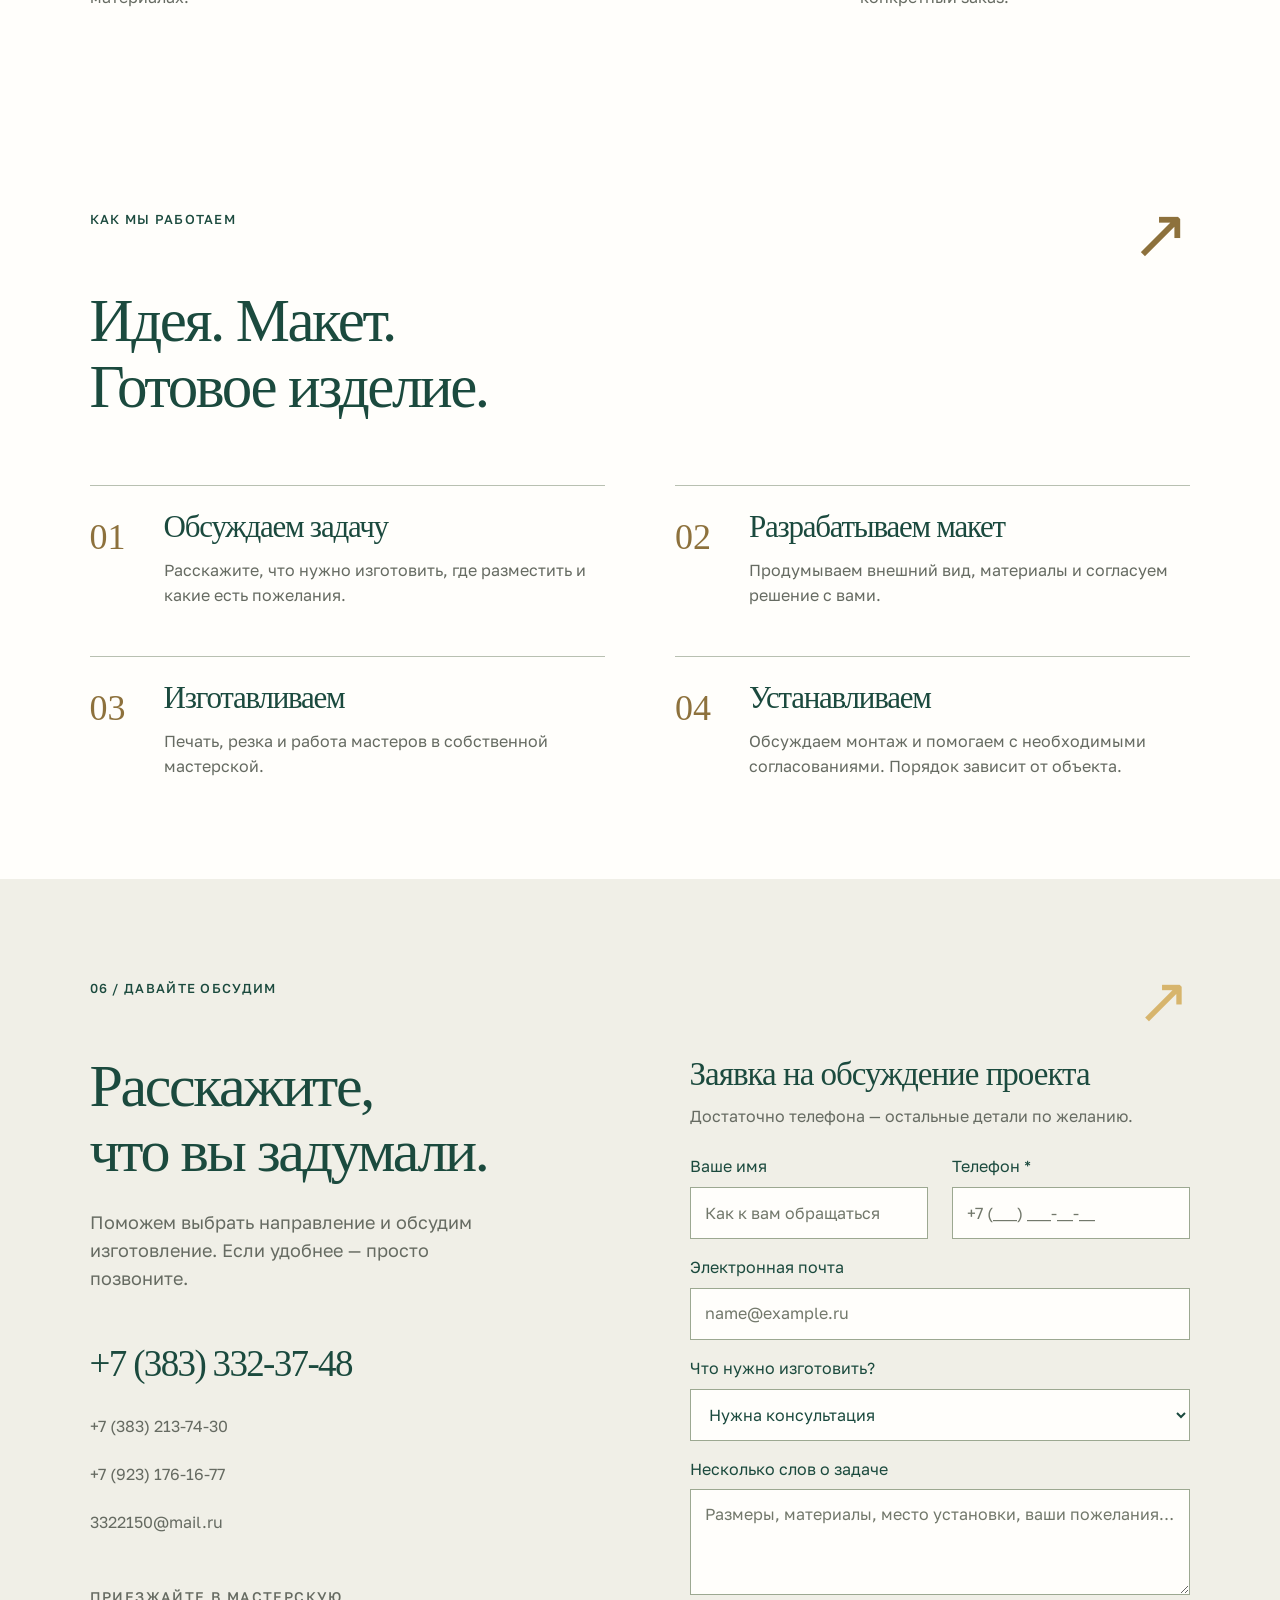
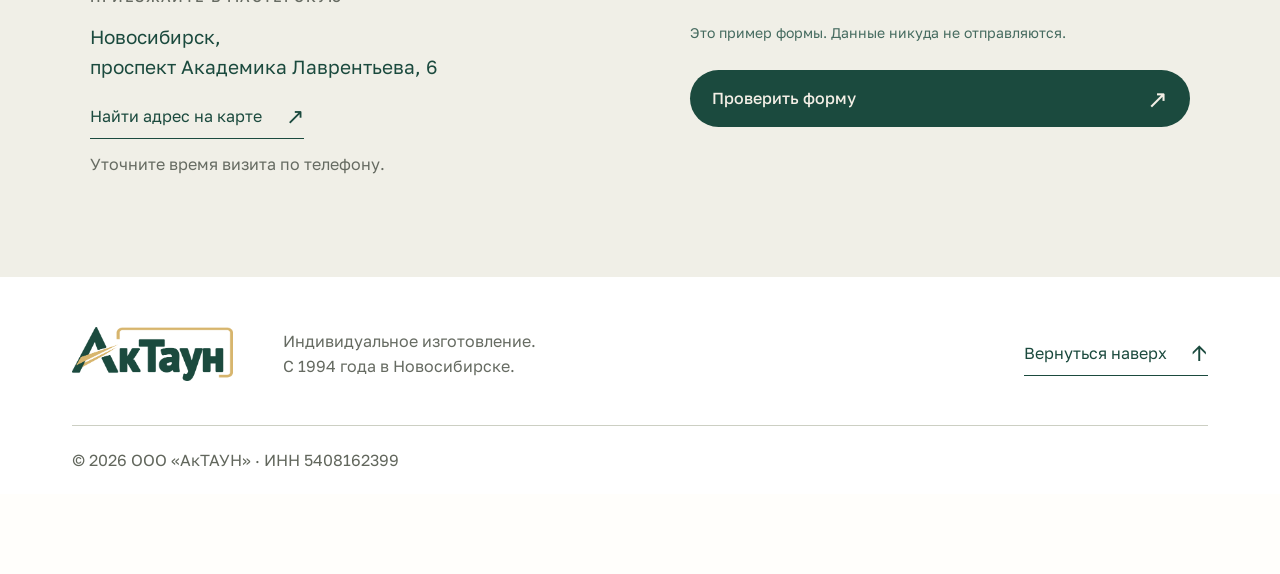
<file: 02-editorial/index.html>
<!doctype html><html lang="ru"><head><meta charset="utf-8"><meta name="viewport" content="width=device-width,initial-scale=1"><title>АкТАУН — Редакционный вариант сайта</title><meta name="description" content="Наружная реклама, вывески и таблички в Новосибирске. Индивидуальное изготовление с 1994 года."><meta name="robots" content="noindex,nofollow"><meta name="theme-color" content="#1B4A3E"><link rel="icon" href="../_shared/favicon.svg"><link rel="stylesheet" href="../_shared/styles.css"><link rel="stylesheet" href="../_shared/variants/shared.css"><link rel="stylesheet" href="../_shared/variants/editorial.css"><script type="module" src="../_shared/app.js"></script><link rel="stylesheet" href="../_shared/content-design.css"><script type="module" src="../_shared/content-interactions.js"></script><link rel="stylesheet" href="../review.css"></head><body data-variant="editorial"><a class="skip" href="#main">Перейти к содержанию</a><header class="header">
    <a href="#home" class="logo" aria-label="АкТАУН — начало страницы"><img src="../_shared/assets/logo.png" width="1976" height="660" alt="АкТАУН"></a>
    <nav id="navigation" aria-label="Основная навигация"><a href="#services">Услуги</a><a href="#works">Работы</a><a href="#production">Производство</a><a href="#about">О компании</a><a href="#contact">Контакты</a></nav>
    <a class="header-phone" href="tel:+73833323748">+7 (383) 332-37-48</a>
    <a class="button header-cta" href="#contact">Обсудить заказ <span aria-hidden="true">↗</span></a>
    <button class="menu-toggle" aria-controls="navigation" aria-expanded="false" aria-label="Открыть меню"><span></span><span></span></button>
  </header><main id="main"><section class="hero" id="home" aria-labelledby="hero-title"><div class="hero-inner"><p class="eyebrow">РЕКЛАМНАЯ МАСТЕРСКАЯ В НОВОСИБИРСКЕ</p><p class="hero-brand">АкТАУН</p><h1 id="hero-title">Наружная реклама.<br><em>Индивидуальное изготовление.</em></h1><p class="hero-description">Разрабатываем, изготавливаем и устанавливаем.<br>С вниманием к каждой детали.</p><div class="hero-actions"><a class="button gold" href="#contact">Обсудить ваш проект <span aria-hidden="true">↗</span></a><a class="text-link" href="#services">Наши направления <span aria-hidden="true">↓</span></a></div></div><div class="hero-bottom"><span>С 1994 ГОДА</span><span>ВЫВЕСКИ · ТАБЛИЧКИ · ПЕЧАТЬ</span><a href="#services" aria-label="Перейти к услугам">↓</a></div></section><section class="services section" id="services"><div class="section-top"><p class="eyebrow">НАПРАВЛЕНИЯ</p><p class="section-note">Индивидуальное изготовление<br>под вашу задачу</p></div><h2>Ваша задача.<br><span class="muted">Наше мастерство.</span></h2><div id="services-list" class="service-grid"></div><div class="product-collection"><div class="product-intro"><p class="eyebrow">ПРИМЕРЫ ИСПОЛНЕНИЯ</p><h2>Внимание к форме.<br>И к каждой детали.</h2></div><div class="product-examples"><figure><img src="../_shared/assets/content/logo-example-960.webp" srcset="../_shared/assets/content/logo-example-480.webp 480w, ../_shared/assets/content/logo-example-960.webp 960w" sizes="(max-width:700px) 88vw, 25vw" width="960" height="960" alt="Пример: объёмные логотипы" loading="lazy" decoding="async"><figcaption><h3>Объёмные логотипы</h3><p>Знак становится частью интерьера.</p><button type="button" class="product-action" data-product-service="signs">Обсудить изготовление ↗</button></figcaption></figure><figure><img src="../_shared/assets/content/address-example-960.webp" srcset="../_shared/assets/content/address-example-480.webp 480w, ../_shared/assets/content/address-example-960.webp 960w" sizes="(max-width:700px) 88vw, 25vw" width="960" height="960" alt="Пример: адресные таблички" loading="lazy" decoding="async"><figcaption><h3>Адресные таблички</h3><p>Форма и цвет под характер здания.</p><button type="button" class="product-action" data-product-service="navigation">Обсудить изготовление ↗</button></figcaption></figure><figure><img src="../_shared/assets/content/navigation-example-960.webp" srcset="../_shared/assets/content/navigation-example-480.webp 480w, ../_shared/assets/content/navigation-example-960.webp 960w" sizes="(max-width:700px) 88vw, 25vw" width="960" height="960" alt="Пример: навигационные таблички" loading="lazy" decoding="async"><figcaption><h3>Навигационные таблички</h3><p>Простые знаки, понятное направление.</p><button type="button" class="product-action" data-product-service="navigation">Обсудить изготовление ↗</button></figcaption></figure><figure><img src="../_shared/assets/content/shape-example-960.webp" srcset="../_shared/assets/content/shape-example-480.webp 480w, ../_shared/assets/content/shape-example-960.webp 960w" sizes="(max-width:700px) 88vw, 25vw" width="960" height="960" alt="Пример: фигурные изделия" loading="lazy" decoding="async"><figcaption><h3>Фигурные изделия</h3><p>Печать и форма по вашему макету.</p><button type="button" class="product-action" data-product-service="print">Обсудить изготовление ↗</button></figcaption></figure></div></div></section><section class="works section" id="works"><div class="section-top"><p class="eyebrow">РАБОТЫ И ДЕТАЛИ</p><a class="text-link" href="#contact">Обсудить свою задачу <span aria-hidden="true">↗</span></a></div><div class="section-heading"><h2>Отдельные задачи.<br>Готовые решения.</h2><p>Вывески, навигация и оформление из нашей подборки.</p></div><div class="gallery" id="gallery"></div></section>    <section class="about section" id="about">
      <div class="section-top"><p class="eyebrow">О КОМПАНИИ</p><span>АКТАУН · НОВОСИБИРСК</span></div>
      <div class="about-grid"><div class="since"><span>НАША ИСТОРИЯ НАЧАЛАСЬ В</span><strong>1994</strong><span>И ПРОДОЛЖАЕТСЯ СЕГОДНЯ</span></div><div><h2>Опыт передаётся.<br>Подход сохраняется.</h2><p class="about-copy">«АкТАУН» работает в Новосибирске с 1994 года. Меняется руководство, появляются новые задачи — а внимание к индивидуальному заказу остаётся основой нашей работы.</p><div class="people"><div><p class="eyebrow">ОСНОВАТЕЛИ КОМПАНИИ</p><h3>Игорь и Лидия</h3></div><div><p class="eyebrow">ДЕЙСТВУЮЩИЙ ДИРЕКТОР</p><h3>Дарья Александровна<br>Сергутова</h3></div></div></div></div>
    </section><section class="production section" id="production"><div class="section-top"><p class="eyebrow">СОБСТВЕННОЕ ПРОИЗВОДСТВО</p><p class="section-note">Оборудование помогает.<br>Мастера создают.</p></div><h2>Внимание<br>к материалу и деталям.</h2><div class="production-points"><article><span>01</span><h3>Широкоформатная<br>печать</h3><p>Печать на плёнке и баннерных материалах.</p></article><article><span>02</span><h3>Плоттерная<br>резка</h3><p>Надписи, буквы, цифры и наклейки.</p></article><article><span>03</span><h3>Ручная<br>сборка</h3><p>Мастера собирают изделие под конкретный заказ.</p></article></div></section><section class="process section" id="process"><div class="section-top"><p class="eyebrow">КАК МЫ РАБОТАЕМ</p><span class="process-mark" aria-hidden="true">↗</span></div><h2>Идея. Макет.<br>Готовое изделие.</h2><div class="steps" id="steps"></div></section>    <section class="contact section" id="contact">
      <div class="section-top"><p class="eyebrow">06 / ДАВАЙТЕ ОБСУДИМ</p><span aria-hidden="true">↗</span></div>
      <div class="contact-grid"><div class="contact-details"><h2>Расскажите,<br>что вы задумали.</h2><p>Поможем выбрать направление и обсудим изготовление. Если удобнее — просто позвоните.</p><a class="big-phone" href="tel:+73833323748">+7 (383) 332-37-48</a><div class="contact-links"><a href="tel:+73832137430">+7 (383) 213-74-30</a><a href="tel:+79231761677">+7 (923) 176-16-77</a><a href="mailto:3322150@mail.ru">3322150@mail.ru</a></div><div class="address"><span class="eyebrow">ПРИЕЗЖАЙТЕ В МАСТЕРСКУЮ</span><p>Новосибирск,<br>проспект Академика Лаврентьева, 6</p><a class="text-link" href="https://2gis.ru/novosibirsk/search/проспект%20Академика%20Лаврентьева%206" target="_blank" rel="noopener noreferrer">Найти адрес на карте <span aria-hidden="true">↗</span></a><p class="hours">Уточните время визита по телефону.</p></div></div>
      <form id="request-form" novalidate>
        <h3>Заявка на обсуждение проекта</h3><p class="form-intro">Достаточно телефона — остальные детали по желанию.</p>
        <div class="form-row"><div class="field"><label for="name">Ваше имя</label><input id="name" name="name" autocomplete="name" maxlength="80" placeholder="Как к вам обращаться"><span class="error" id="name-error"></span></div><div class="field"><label for="phone">Телефон <span aria-hidden="true">*</span></label><input id="phone" name="phone" type="tel" inputmode="tel" autocomplete="tel" maxlength="24" placeholder="+7 (___) ___-__-__" required aria-describedby="phone-error"><span class="error" id="phone-error"></span></div></div>
        <div class="field"><label for="email">Электронная почта</label><input id="email" name="email" type="email" autocomplete="email" maxlength="254" placeholder="name@example.ru" aria-describedby="email-error"><span class="error" id="email-error"></span></div>
        <div class="field"><label for="service">Что нужно изготовить?</label><select id="service" name="service"><option value="consultation">Нужна консультация</option></select><span class="error" id="service-error"></span></div>
        <div class="field"><label for="message">Несколько слов о задаче</label><textarea id="message" name="message" rows="3" maxlength="2000" placeholder="Размеры, материалы, место установки, ваши пожелания…" aria-describedby="message-error"></textarea><span class="error" id="message-error"></span></div>
        <div class="honeypot" aria-hidden="true"><label for="website">Ваш сайт<input id="website" name="website" tabindex="-1" autocomplete="off"></label></div>
        <p class="review-form-note">Это пример формы. Данные никуда не отправляются.</p>
        <button class="button gold submit" type="submit">Проверить форму <span aria-hidden="true">↗</span></button>
        <div id="form-status" role="status" aria-live="polite"></div>

      </form></div>
    </section></main><footer class="footer"><div class="footer-main"><a class="logo" href="#home" aria-label="АкТАУН — начало страницы"><img src="../_shared/assets/logo.png" width="1976" height="660" alt="АкТАУН"></a><p>Индивидуальное изготовление.<br>С 1994 года в Новосибирске.</p><a class="text-link" href="#home">Вернуться наверх <span aria-hidden="true">↑</span></a></div><div class="footer-bottom"><span>© <span id="year">2026</span> ООО «АкТАУН» · ИНН 5408162399</span></div></footer>

<nav class="review-navigation" aria-label="Варианты сайта"><a href="../index.html">← Все варианты</a><span>02 / 07</span><a href="../01-main/index.html" aria-label="Предыдущий вариант">←</a><a href="../03-architectural/index.html" aria-label="Следующий вариант">→</a></nav></body></html>
</file>
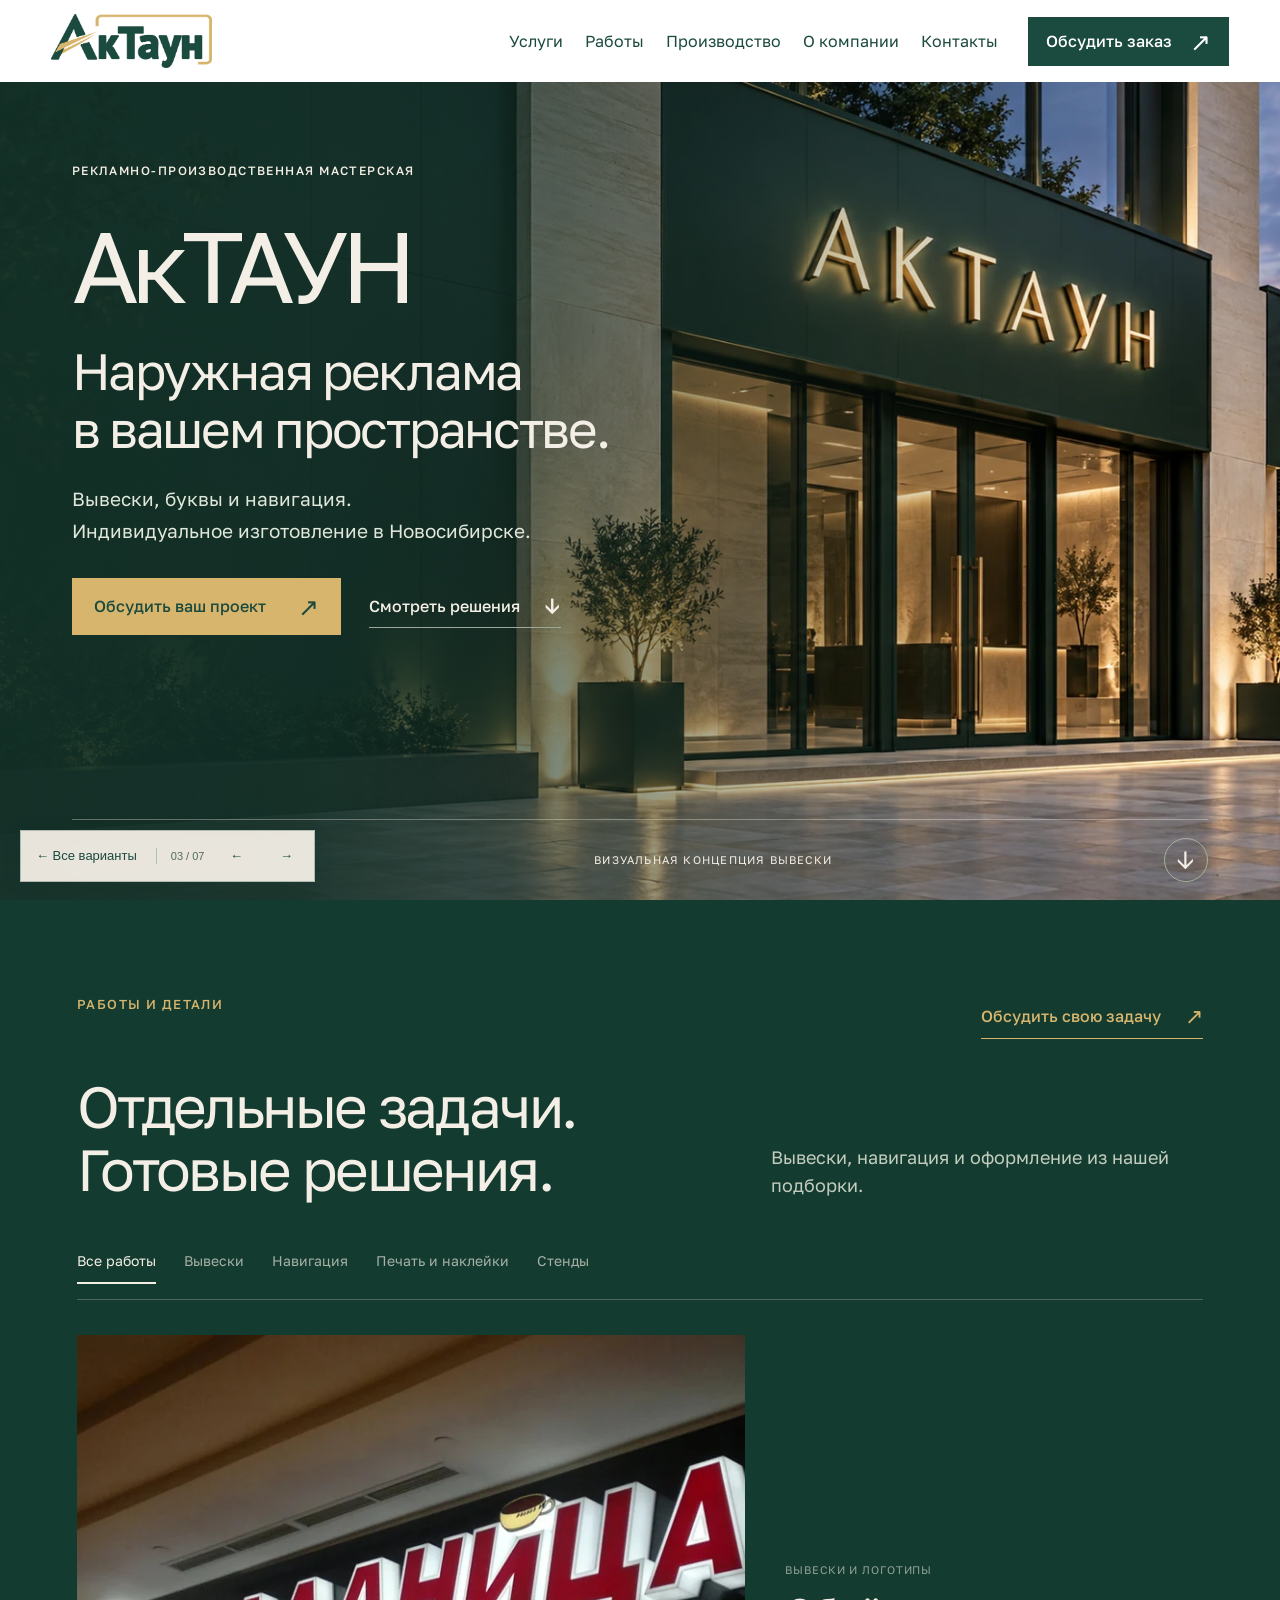
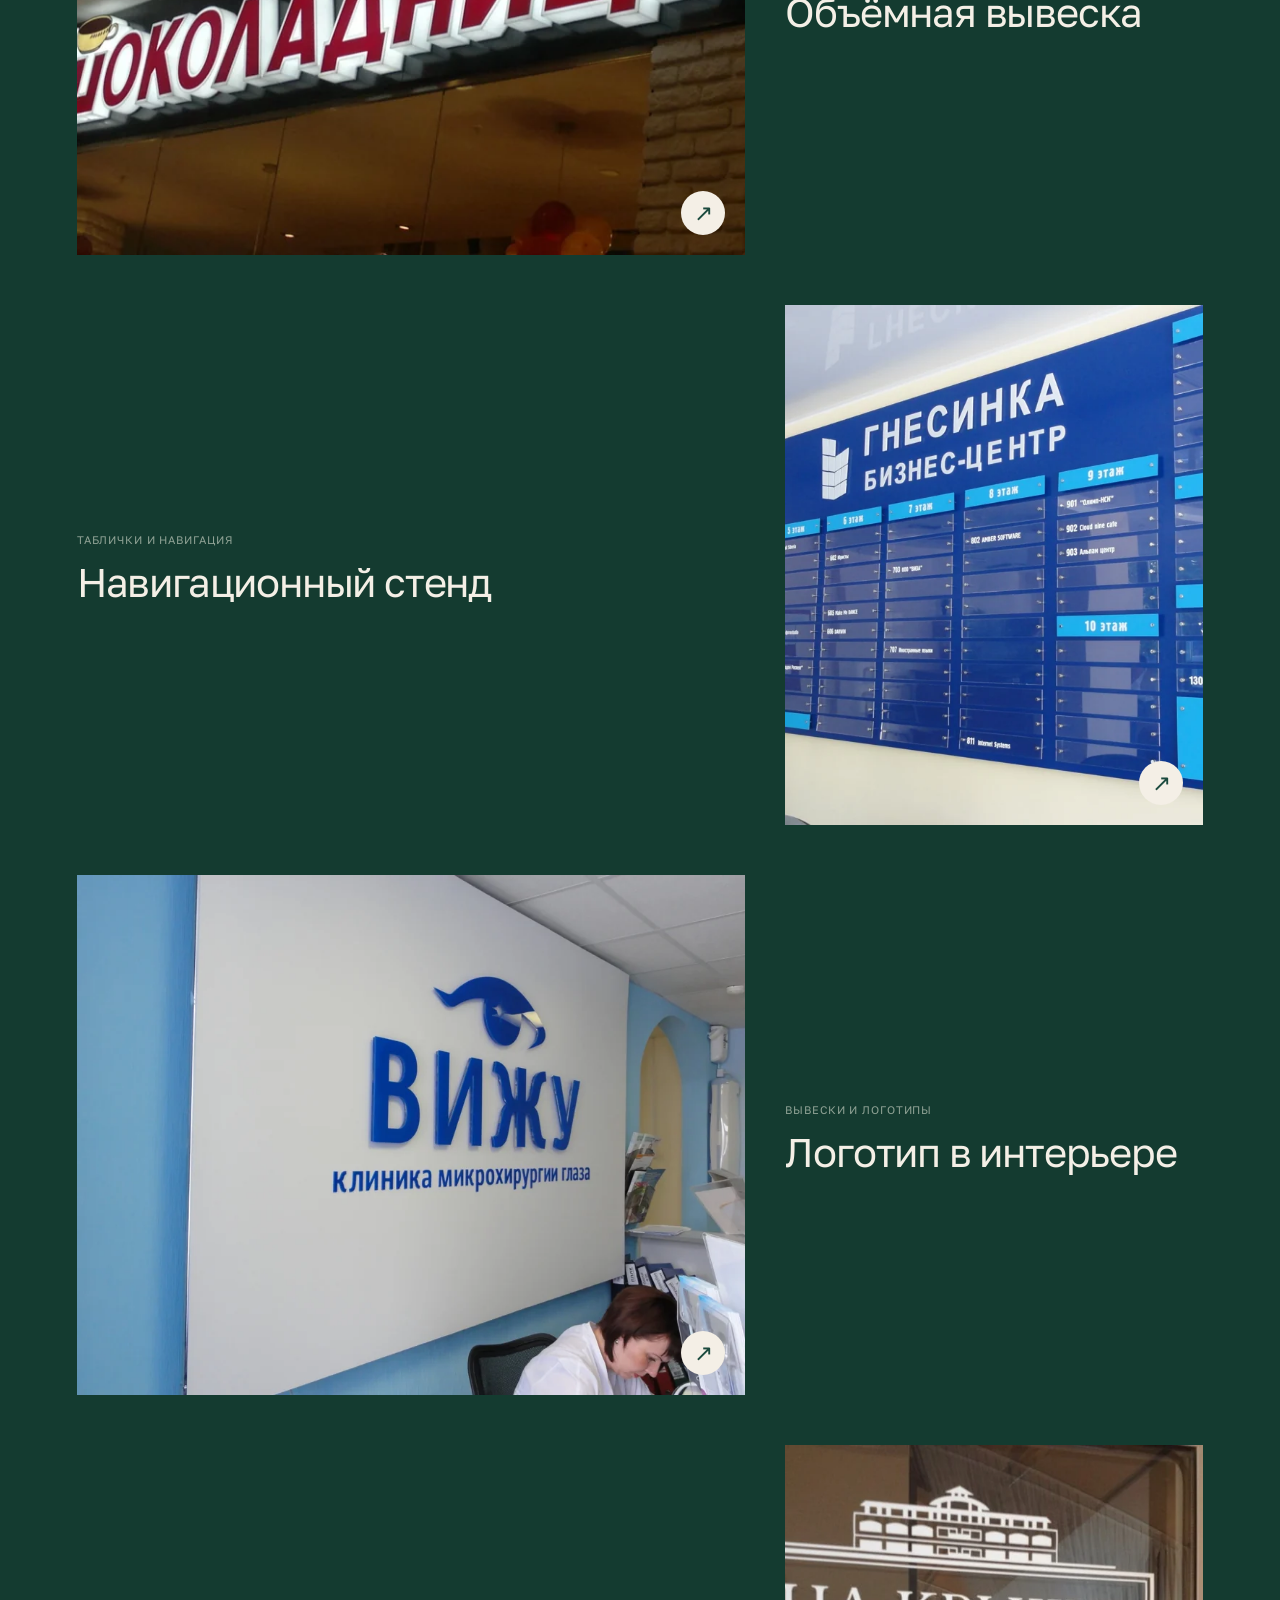
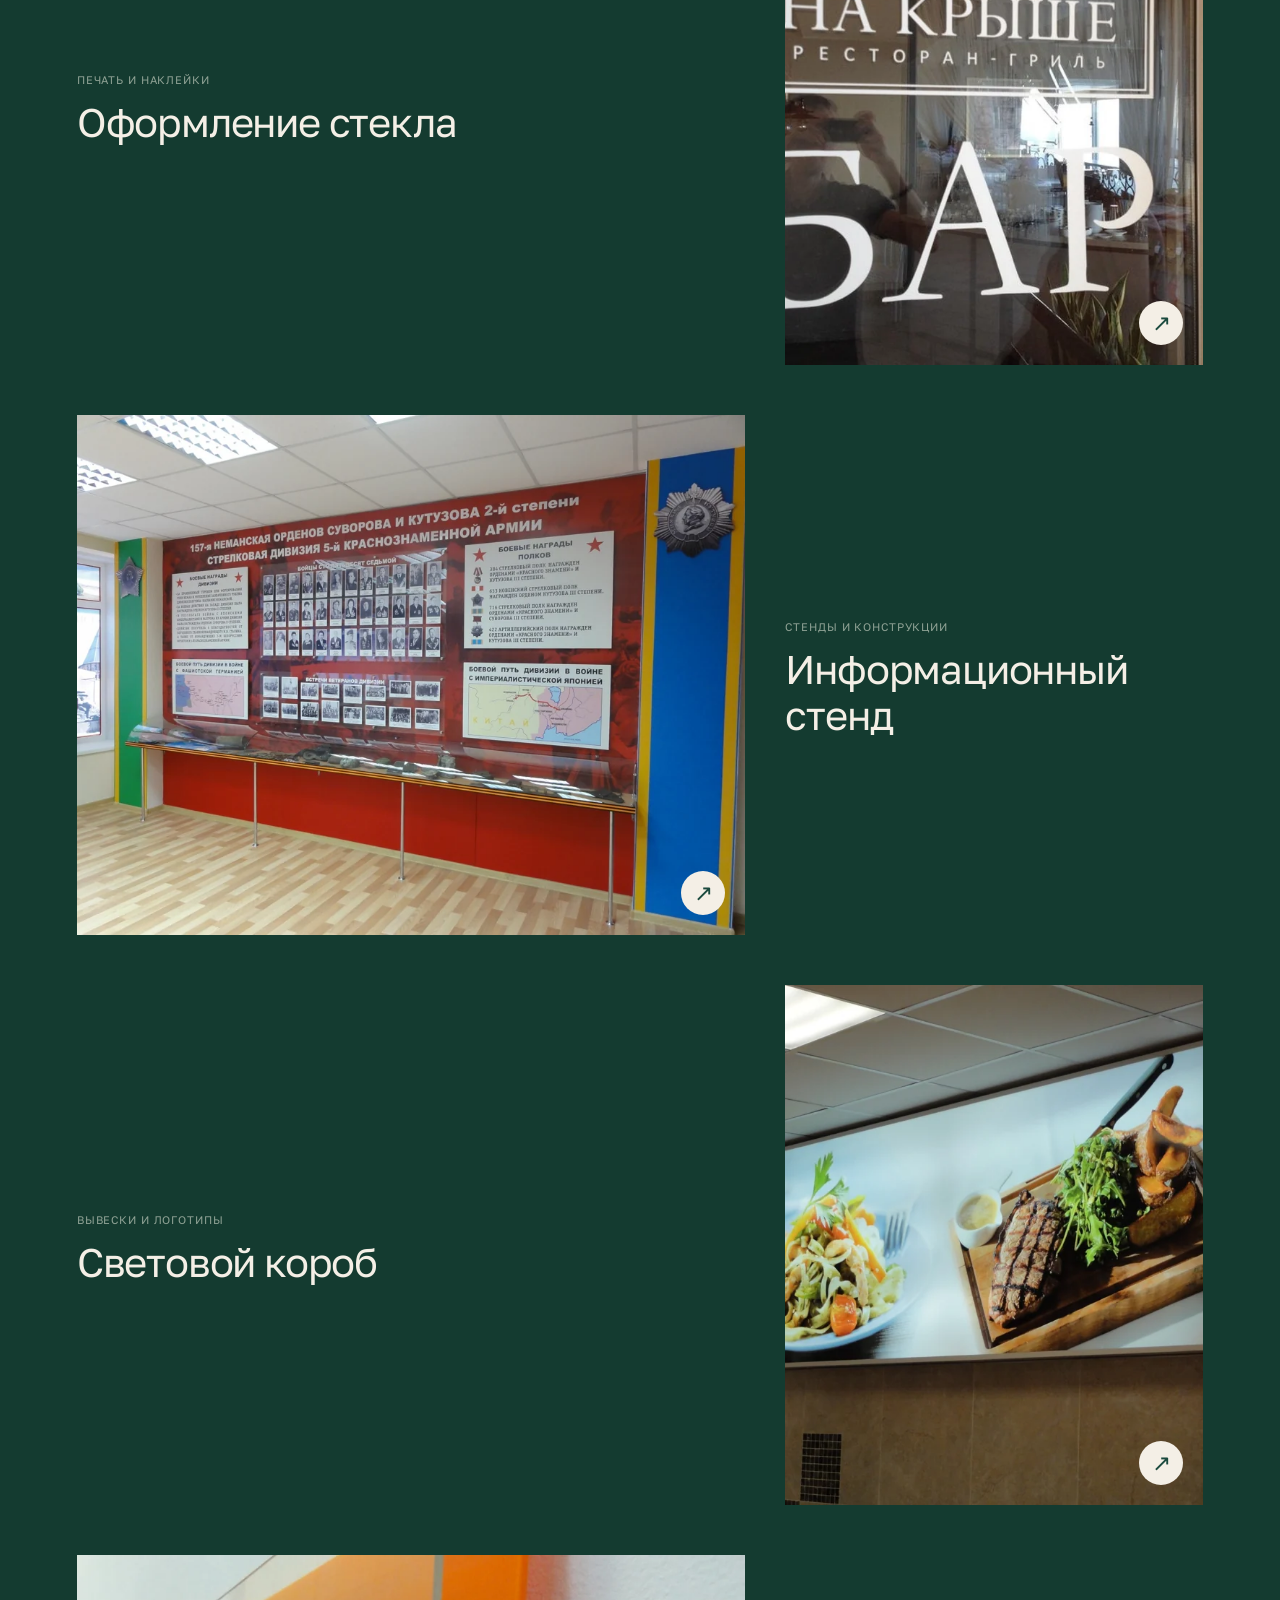
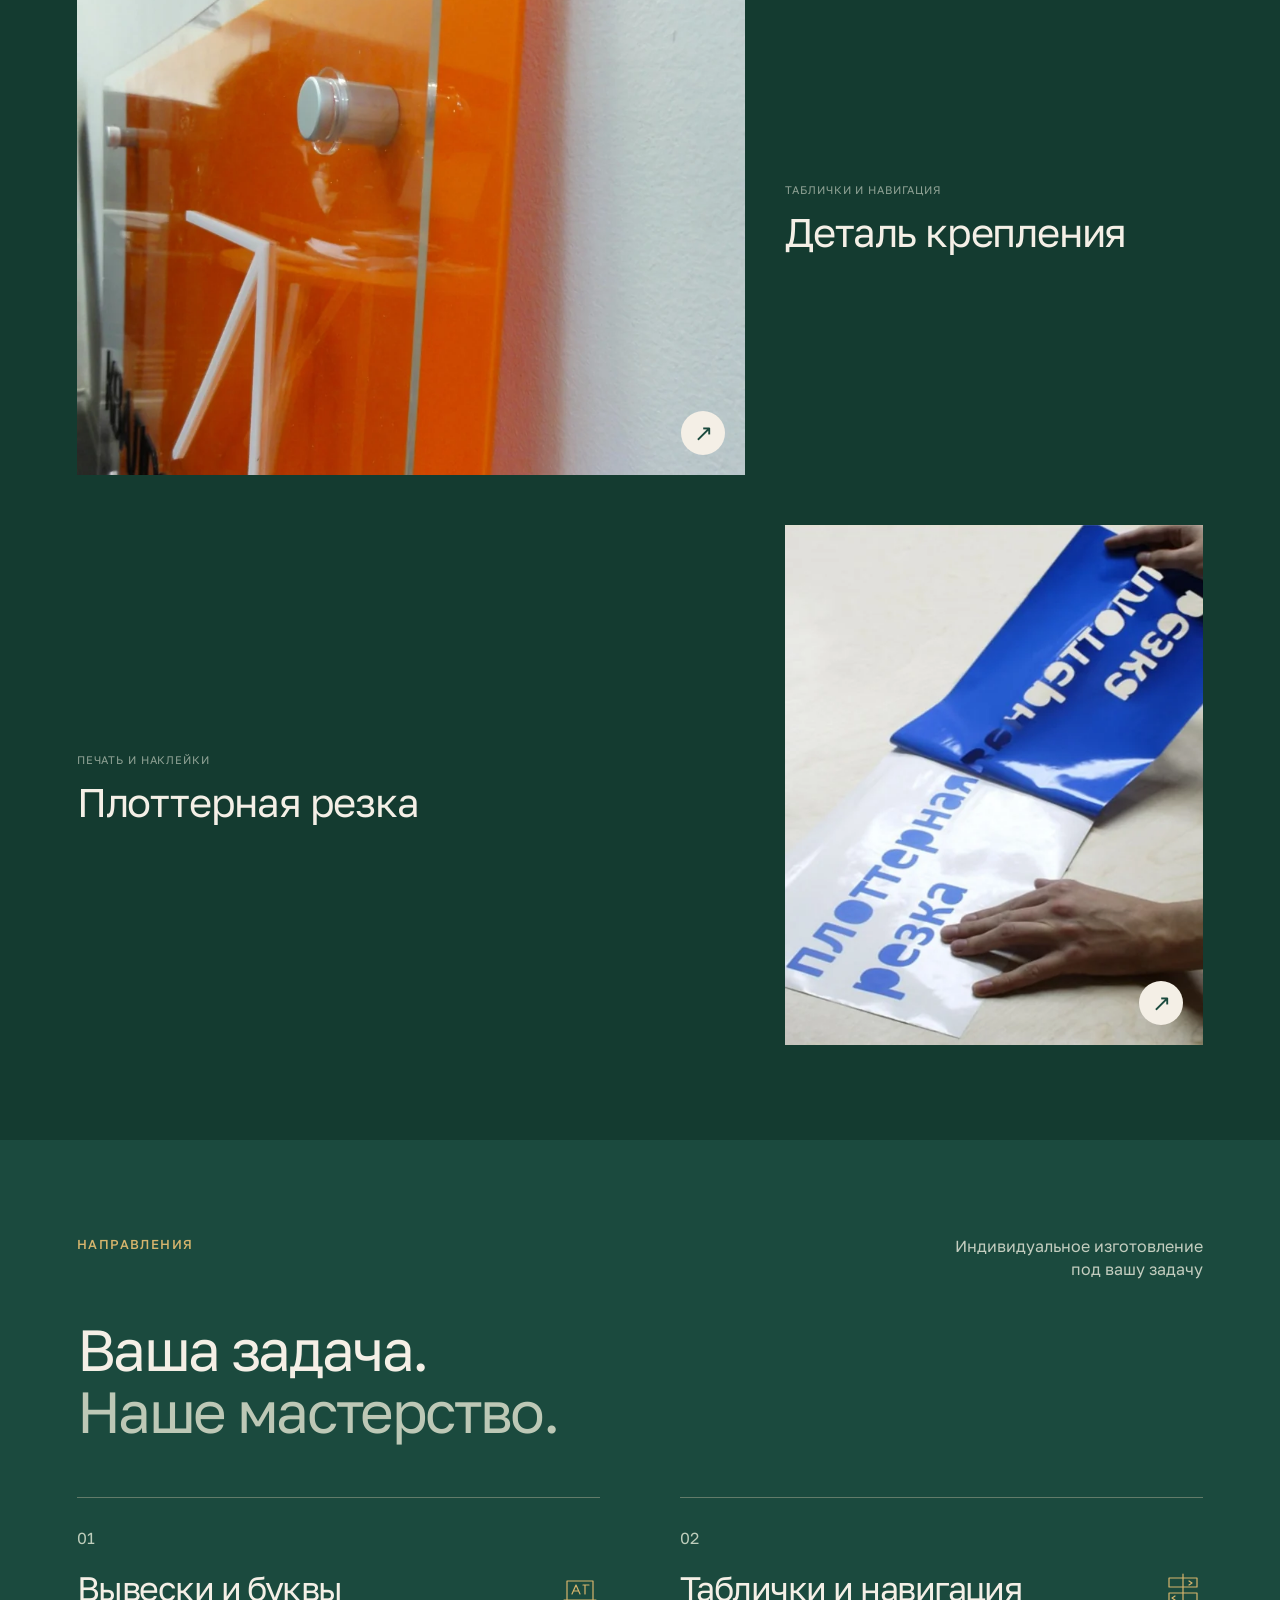
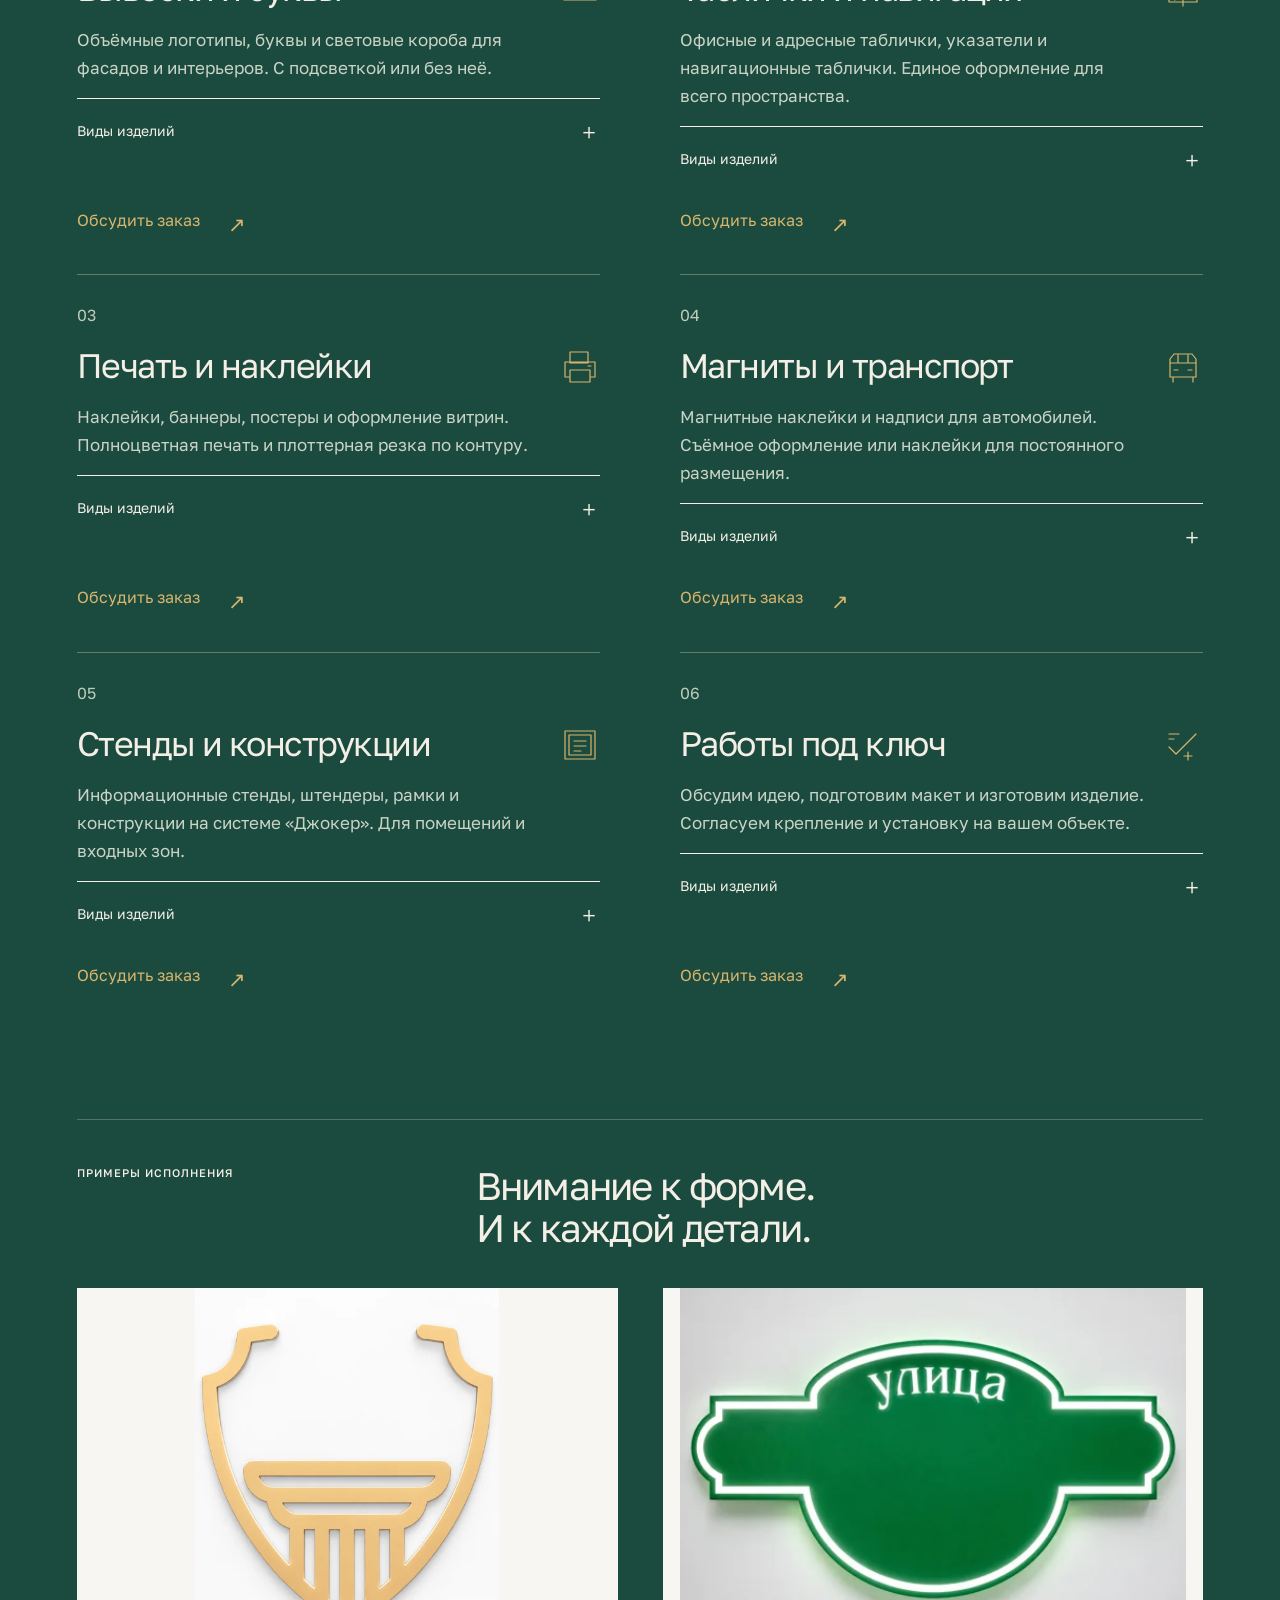
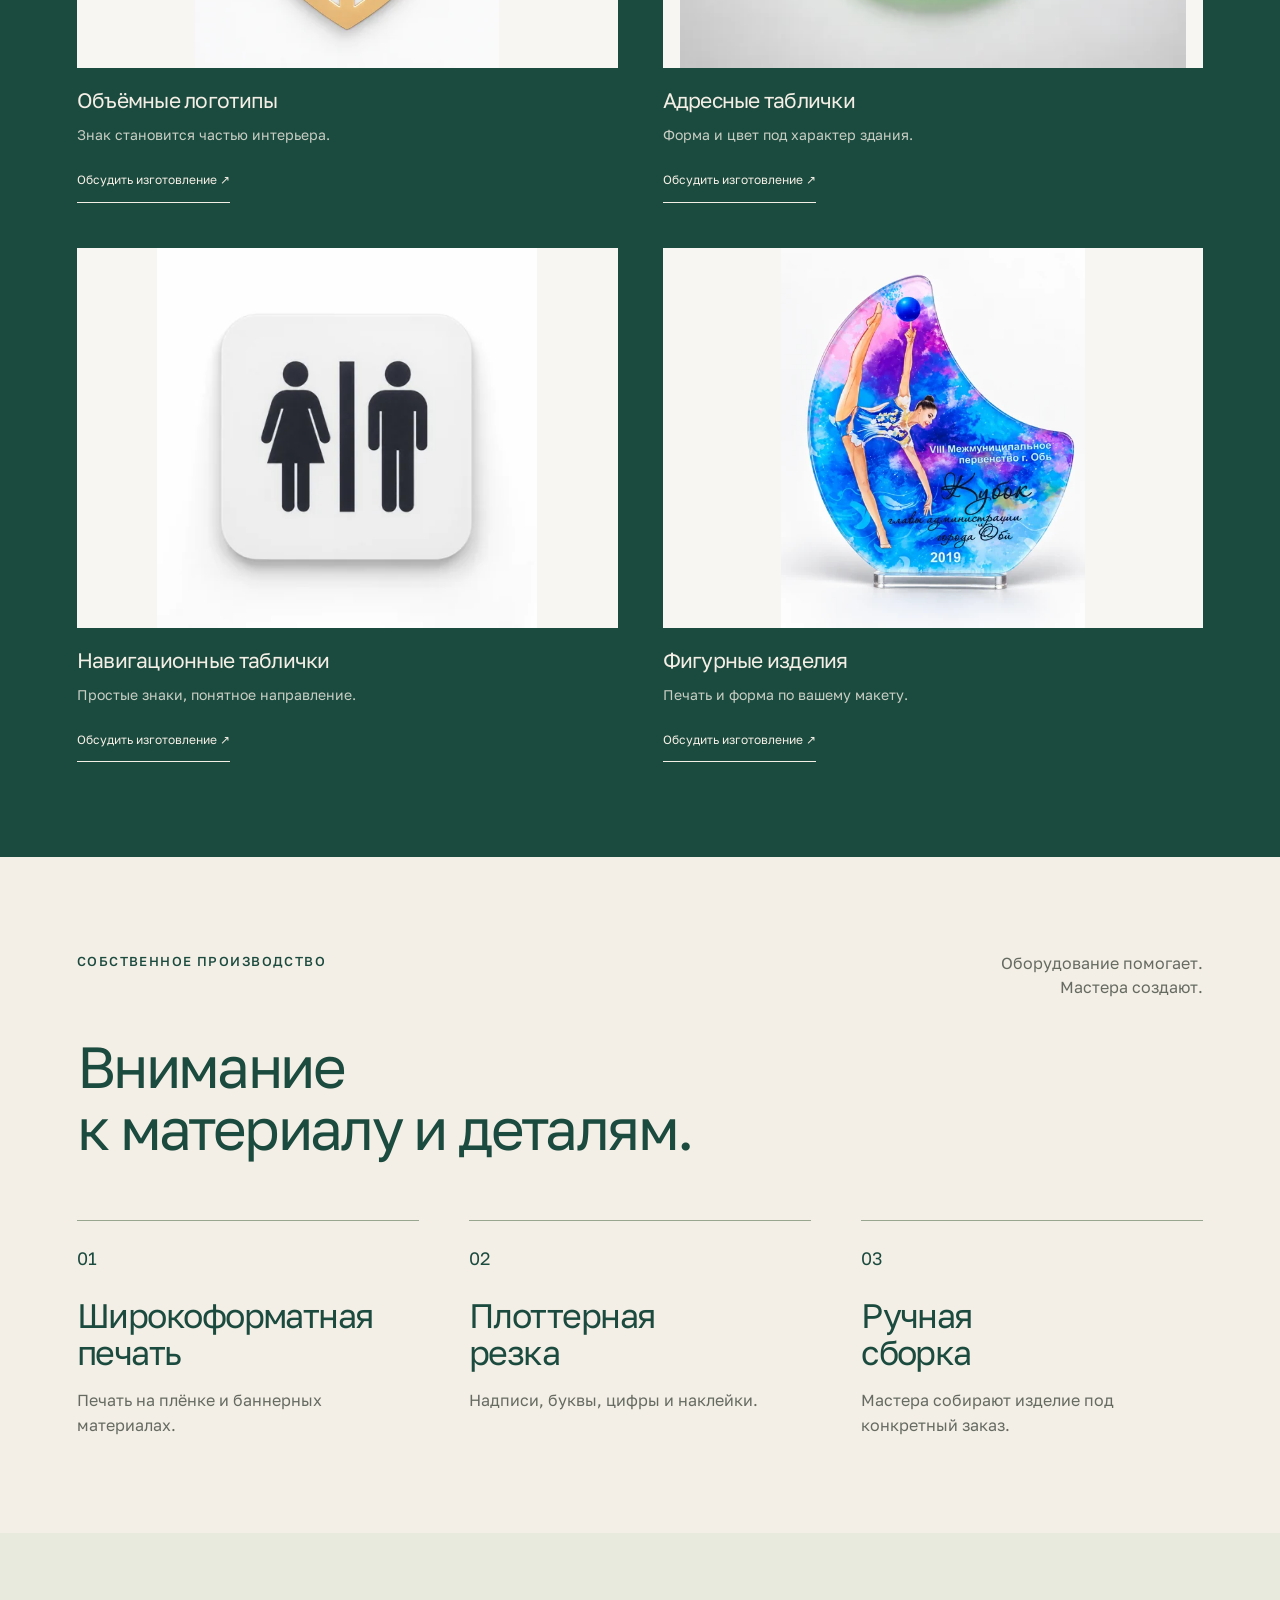
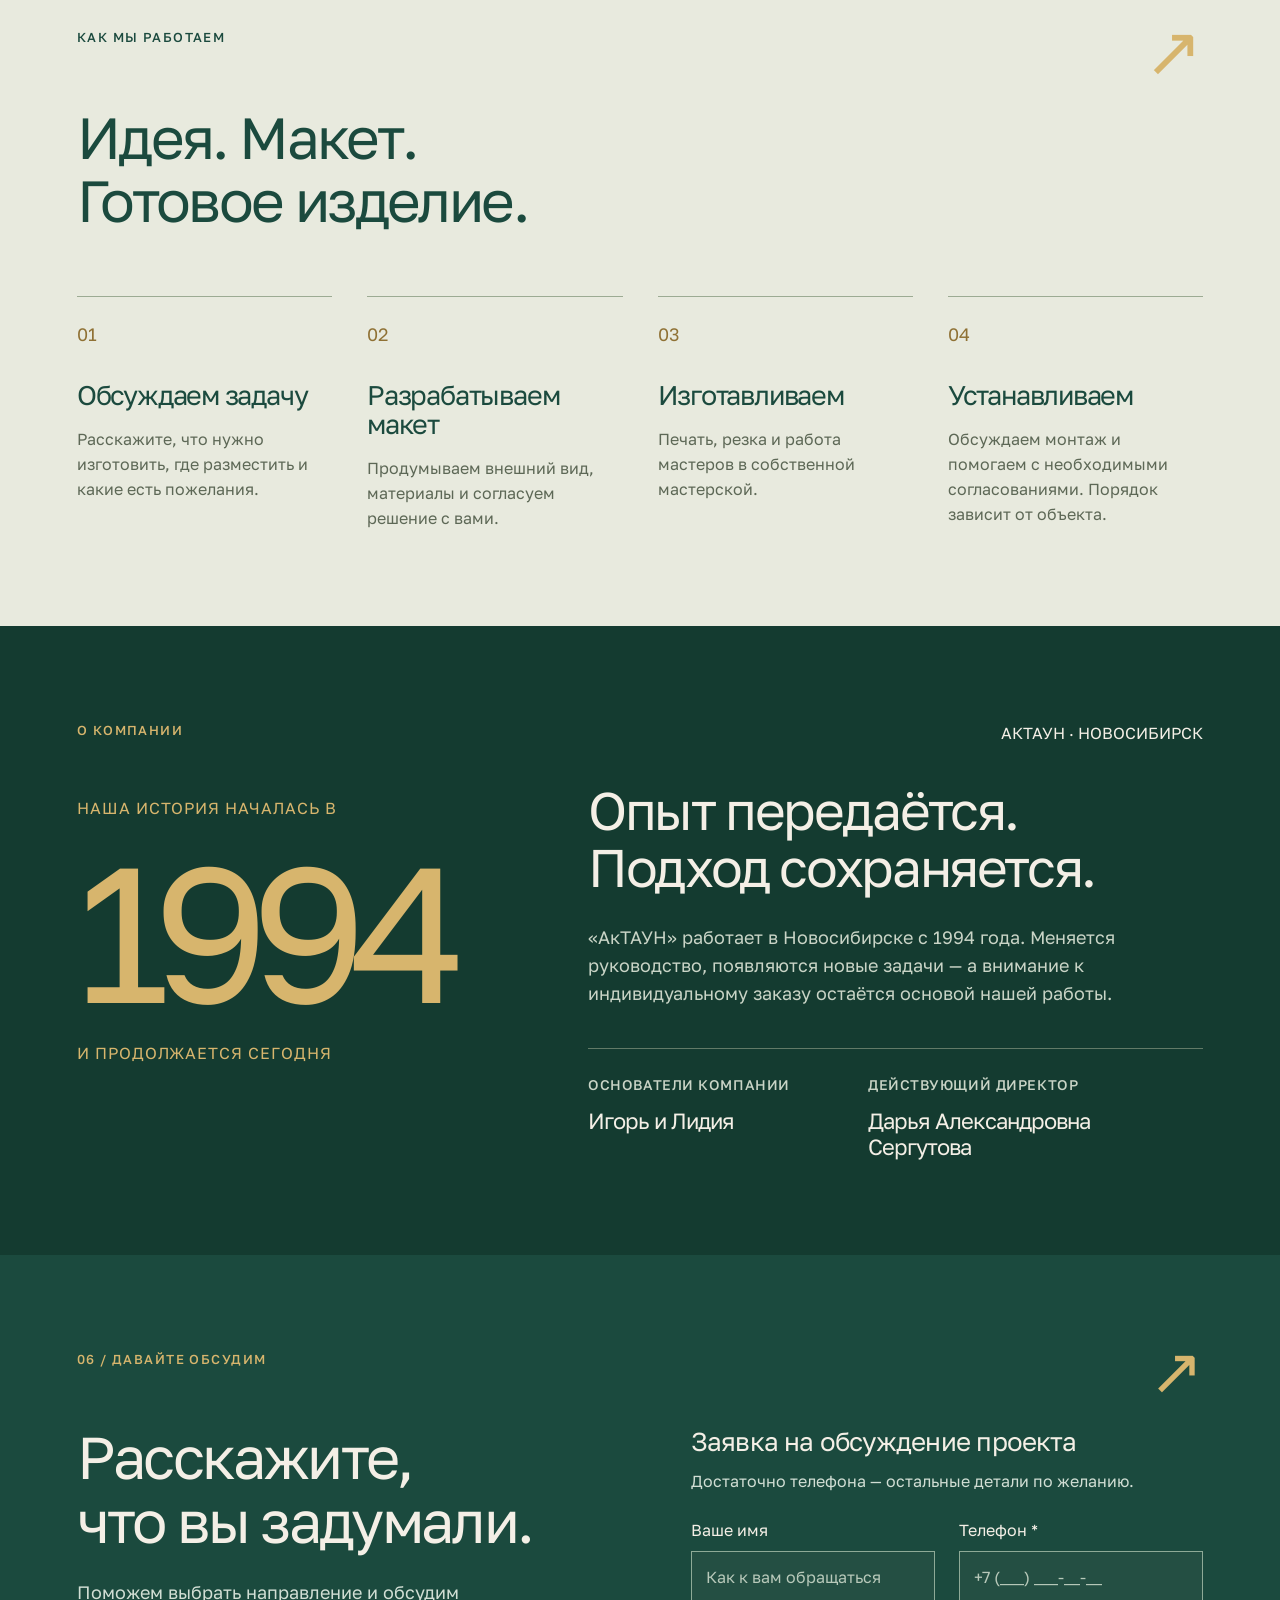
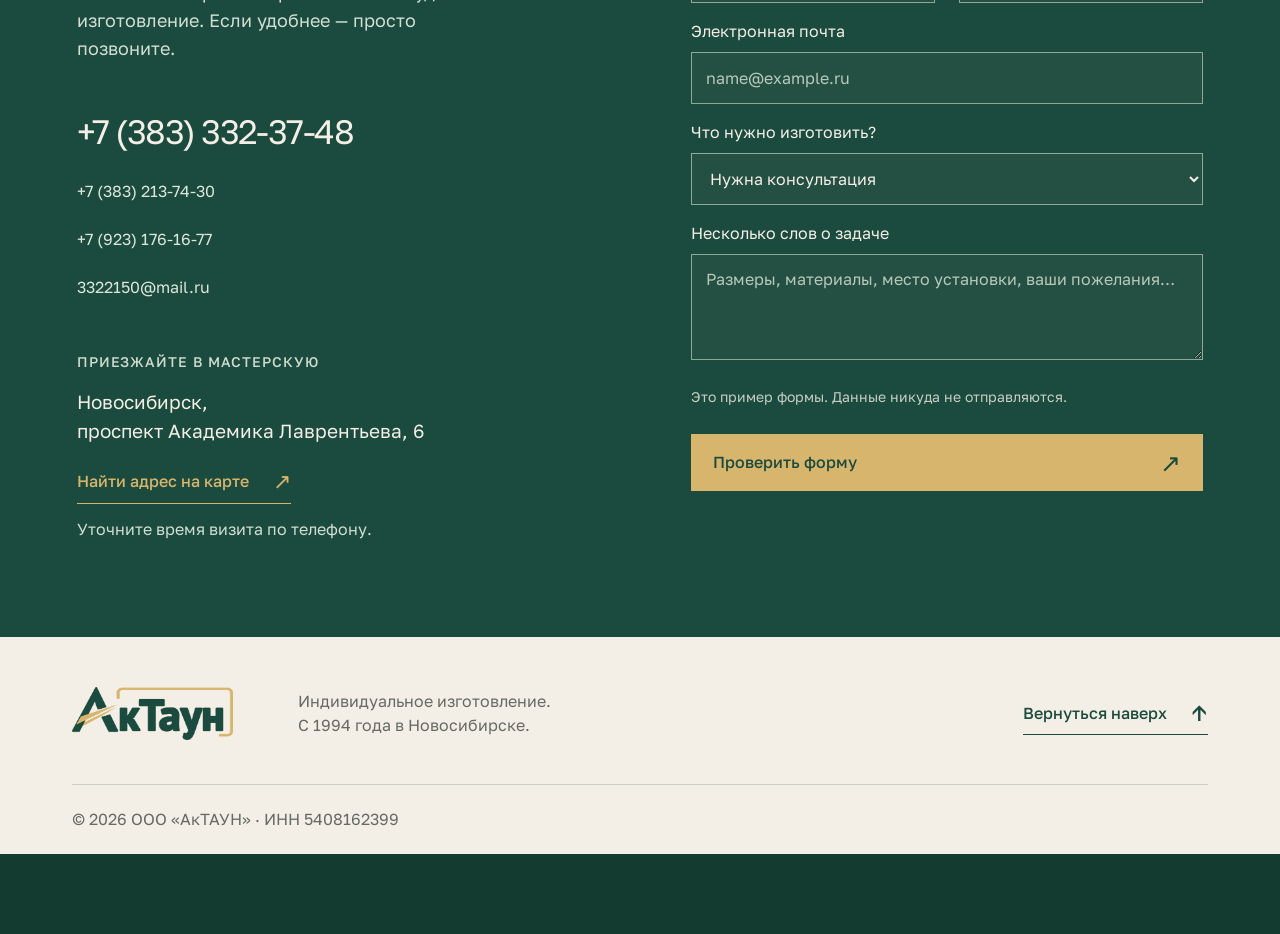
<file: 03-architectural/index.html>
<!doctype html><html lang="ru"><head><meta charset="utf-8"><meta name="viewport" content="width=device-width,initial-scale=1"><title>АкТАУН — Архитектурный вариант сайта</title><meta name="description" content="Наружная реклама, вывески и таблички в Новосибирске. Индивидуальное изготовление с 1994 года."><meta name="robots" content="noindex,nofollow"><meta name="theme-color" content="#1B4A3E"><link rel="icon" href="../_shared/favicon.svg"><link rel="stylesheet" href="../_shared/styles.css"><link rel="stylesheet" href="../_shared/variants/shared.css"><link rel="stylesheet" href="../_shared/variants/architectural.css"><script type="module" src="../_shared/app.js"></script><link rel="stylesheet" href="../_shared/content-design.css"><script type="module" src="../_shared/content-interactions.js"></script><link rel="stylesheet" href="../review.css"></head><body data-variant="architectural"><a class="skip" href="#main">Перейти к содержанию</a><header class="header">
    <a href="#home" class="logo" aria-label="АкТАУН — начало страницы"><img src="../_shared/assets/logo.png" width="1976" height="660" alt="АкТАУН"></a>
    <nav id="navigation" aria-label="Основная навигация"><a href="#services">Услуги</a><a href="#works">Работы</a><a href="#production">Производство</a><a href="#about">О компании</a><a href="#contact">Контакты</a></nav>
    <a class="header-phone" href="tel:+73833323748">+7 (383) 332-37-48</a>
    <a class="button header-cta" href="#contact">Обсудить заказ <span aria-hidden="true">↗</span></a>
    <button class="menu-toggle" aria-controls="navigation" aria-expanded="false" aria-label="Открыть меню"><span></span><span></span></button>
  </header><main id="main"><section class="hero" id="home" aria-labelledby="hero-title"><div class="hero-image"><img src="../_shared/assets/concept-facade-1600.webp" width="1672" height="941" alt="Визуальная концепция вывески АкТАУН на аккуратном коммерческом фасаде" fetchpriority="high"></div><div class="hero-inner"><p class="eyebrow">РЕКЛАМНО-ПРОИЗВОДСТВЕННАЯ МАСТЕРСКАЯ</p><p class="hero-brand">АкТАУН</p><h1 id="hero-title">Наружная реклама<br>в вашем пространстве.</h1><p class="hero-description">Вывески, буквы и навигация.<br>Индивидуальное изготовление в Новосибирске.</p><div class="hero-actions"><a class="button gold" href="#contact">Обсудить ваш проект <span aria-hidden="true">↗</span></a><a class="text-link light" href="#works">Смотреть решения <span aria-hidden="true">↓</span></a></div></div><div class="hero-bottom"><span>С 1994 ГОДА · НОВОСИБИРСК</span><span>ВИЗУАЛЬНАЯ КОНЦЕПЦИЯ ВЫВЕСКИ</span><a href="#services" aria-label="Перейти к услугам">↓</a></div></section><section class="works section" id="works"><div class="section-top"><p class="eyebrow">РАБОТЫ И ДЕТАЛИ</p><a class="text-link" href="#contact">Обсудить свою задачу <span aria-hidden="true">↗</span></a></div><div class="section-heading"><h2>Отдельные задачи.<br>Готовые решения.</h2><p>Вывески, навигация и оформление из нашей подборки.</p></div><div class="gallery" id="gallery"></div></section><section class="services section" id="services"><div class="section-top"><p class="eyebrow">НАПРАВЛЕНИЯ</p><p class="section-note">Индивидуальное изготовление<br>под вашу задачу</p></div><h2>Ваша задача.<br><span class="muted">Наше мастерство.</span></h2><div id="services-list" class="service-grid"></div><div class="product-collection"><div class="product-intro"><p class="eyebrow">ПРИМЕРЫ ИСПОЛНЕНИЯ</p><h2>Внимание к форме.<br>И к каждой детали.</h2></div><div class="product-examples"><figure><img src="../_shared/assets/content/logo-example-960.webp" srcset="../_shared/assets/content/logo-example-480.webp 480w, ../_shared/assets/content/logo-example-960.webp 960w" sizes="(max-width:700px) 88vw, 25vw" width="960" height="960" alt="Пример: объёмные логотипы" loading="lazy" decoding="async"><figcaption><h3>Объёмные логотипы</h3><p>Знак становится частью интерьера.</p><button type="button" class="product-action" data-product-service="signs">Обсудить изготовление ↗</button></figcaption></figure><figure><img src="../_shared/assets/content/address-example-960.webp" srcset="../_shared/assets/content/address-example-480.webp 480w, ../_shared/assets/content/address-example-960.webp 960w" sizes="(max-width:700px) 88vw, 25vw" width="960" height="960" alt="Пример: адресные таблички" loading="lazy" decoding="async"><figcaption><h3>Адресные таблички</h3><p>Форма и цвет под характер здания.</p><button type="button" class="product-action" data-product-service="navigation">Обсудить изготовление ↗</button></figcaption></figure><figure><img src="../_shared/assets/content/navigation-example-960.webp" srcset="../_shared/assets/content/navigation-example-480.webp 480w, ../_shared/assets/content/navigation-example-960.webp 960w" sizes="(max-width:700px) 88vw, 25vw" width="960" height="960" alt="Пример: навигационные таблички" loading="lazy" decoding="async"><figcaption><h3>Навигационные таблички</h3><p>Простые знаки, понятное направление.</p><button type="button" class="product-action" data-product-service="navigation">Обсудить изготовление ↗</button></figcaption></figure><figure><img src="../_shared/assets/content/shape-example-960.webp" srcset="../_shared/assets/content/shape-example-480.webp 480w, ../_shared/assets/content/shape-example-960.webp 960w" sizes="(max-width:700px) 88vw, 25vw" width="960" height="960" alt="Пример: фигурные изделия" loading="lazy" decoding="async"><figcaption><h3>Фигурные изделия</h3><p>Печать и форма по вашему макету.</p><button type="button" class="product-action" data-product-service="print">Обсудить изготовление ↗</button></figcaption></figure></div></div></section><section class="production section" id="production"><div class="section-top"><p class="eyebrow">СОБСТВЕННОЕ ПРОИЗВОДСТВО</p><p class="section-note">Оборудование помогает.<br>Мастера создают.</p></div><h2>Внимание<br>к материалу и деталям.</h2><div class="production-points"><article><span>01</span><h3>Широкоформатная<br>печать</h3><p>Печать на плёнке и баннерных материалах.</p></article><article><span>02</span><h3>Плоттерная<br>резка</h3><p>Надписи, буквы, цифры и наклейки.</p></article><article><span>03</span><h3>Ручная<br>сборка</h3><p>Мастера собирают изделие под конкретный заказ.</p></article></div></section><section class="process section" id="process"><div class="section-top"><p class="eyebrow">КАК МЫ РАБОТАЕМ</p><span class="process-mark" aria-hidden="true">↗</span></div><h2>Идея. Макет.<br>Готовое изделие.</h2><div class="steps" id="steps"></div></section>    <section class="about section" id="about">
      <div class="section-top"><p class="eyebrow">О КОМПАНИИ</p><span>АКТАУН · НОВОСИБИРСК</span></div>
      <div class="about-grid"><div class="since"><span>НАША ИСТОРИЯ НАЧАЛАСЬ В</span><strong>1994</strong><span>И ПРОДОЛЖАЕТСЯ СЕГОДНЯ</span></div><div><h2>Опыт передаётся.<br>Подход сохраняется.</h2><p class="about-copy">«АкТАУН» работает в Новосибирске с 1994 года. Меняется руководство, появляются новые задачи — а внимание к индивидуальному заказу остаётся основой нашей работы.</p><div class="people"><div><p class="eyebrow">ОСНОВАТЕЛИ КОМПАНИИ</p><h3>Игорь и Лидия</h3></div><div><p class="eyebrow">ДЕЙСТВУЮЩИЙ ДИРЕКТОР</p><h3>Дарья Александровна<br>Сергутова</h3></div></div></div></div>
    </section>    <section class="contact section" id="contact">
      <div class="section-top"><p class="eyebrow">06 / ДАВАЙТЕ ОБСУДИМ</p><span aria-hidden="true">↗</span></div>
      <div class="contact-grid"><div class="contact-details"><h2>Расскажите,<br>что вы задумали.</h2><p>Поможем выбрать направление и обсудим изготовление. Если удобнее — просто позвоните.</p><a class="big-phone" href="tel:+73833323748">+7 (383) 332-37-48</a><div class="contact-links"><a href="tel:+73832137430">+7 (383) 213-74-30</a><a href="tel:+79231761677">+7 (923) 176-16-77</a><a href="mailto:3322150@mail.ru">3322150@mail.ru</a></div><div class="address"><span class="eyebrow">ПРИЕЗЖАЙТЕ В МАСТЕРСКУЮ</span><p>Новосибирск,<br>проспект Академика Лаврентьева, 6</p><a class="text-link" href="https://2gis.ru/novosibirsk/search/проспект%20Академика%20Лаврентьева%206" target="_blank" rel="noopener noreferrer">Найти адрес на карте <span aria-hidden="true">↗</span></a><p class="hours">Уточните время визита по телефону.</p></div></div>
      <form id="request-form" novalidate>
        <h3>Заявка на обсуждение проекта</h3><p class="form-intro">Достаточно телефона — остальные детали по желанию.</p>
        <div class="form-row"><div class="field"><label for="name">Ваше имя</label><input id="name" name="name" autocomplete="name" maxlength="80" placeholder="Как к вам обращаться"><span class="error" id="name-error"></span></div><div class="field"><label for="phone">Телефон <span aria-hidden="true">*</span></label><input id="phone" name="phone" type="tel" inputmode="tel" autocomplete="tel" maxlength="24" placeholder="+7 (___) ___-__-__" required aria-describedby="phone-error"><span class="error" id="phone-error"></span></div></div>
        <div class="field"><label for="email">Электронная почта</label><input id="email" name="email" type="email" autocomplete="email" maxlength="254" placeholder="name@example.ru" aria-describedby="email-error"><span class="error" id="email-error"></span></div>
        <div class="field"><label for="service">Что нужно изготовить?</label><select id="service" name="service"><option value="consultation">Нужна консультация</option></select><span class="error" id="service-error"></span></div>
        <div class="field"><label for="message">Несколько слов о задаче</label><textarea id="message" name="message" rows="3" maxlength="2000" placeholder="Размеры, материалы, место установки, ваши пожелания…" aria-describedby="message-error"></textarea><span class="error" id="message-error"></span></div>
        <div class="honeypot" aria-hidden="true"><label for="website">Ваш сайт<input id="website" name="website" tabindex="-1" autocomplete="off"></label></div>
        <p class="review-form-note">Это пример формы. Данные никуда не отправляются.</p>
        <button class="button gold submit" type="submit">Проверить форму <span aria-hidden="true">↗</span></button>
        <div id="form-status" role="status" aria-live="polite"></div>

      </form></div>
    </section></main><footer class="footer"><div class="footer-main"><a class="logo" href="#home" aria-label="АкТАУН — начало страницы"><img src="../_shared/assets/logo.png" width="1976" height="660" alt="АкТАУН"></a><p>Индивидуальное изготовление.<br>С 1994 года в Новосибирске.</p><a class="text-link" href="#home">Вернуться наверх <span aria-hidden="true">↑</span></a></div><div class="footer-bottom"><span>© <span id="year">2026</span> ООО «АкТАУН» · ИНН 5408162399</span></div></footer>

<nav class="review-navigation" aria-label="Варианты сайта"><a href="../index.html">← Все варианты</a><span>03 / 07</span><a href="../02-editorial/index.html" aria-label="Предыдущий вариант">←</a><a href="../04-graphic/index.html" aria-label="Следующий вариант">→</a></nav></body></html>
</file>
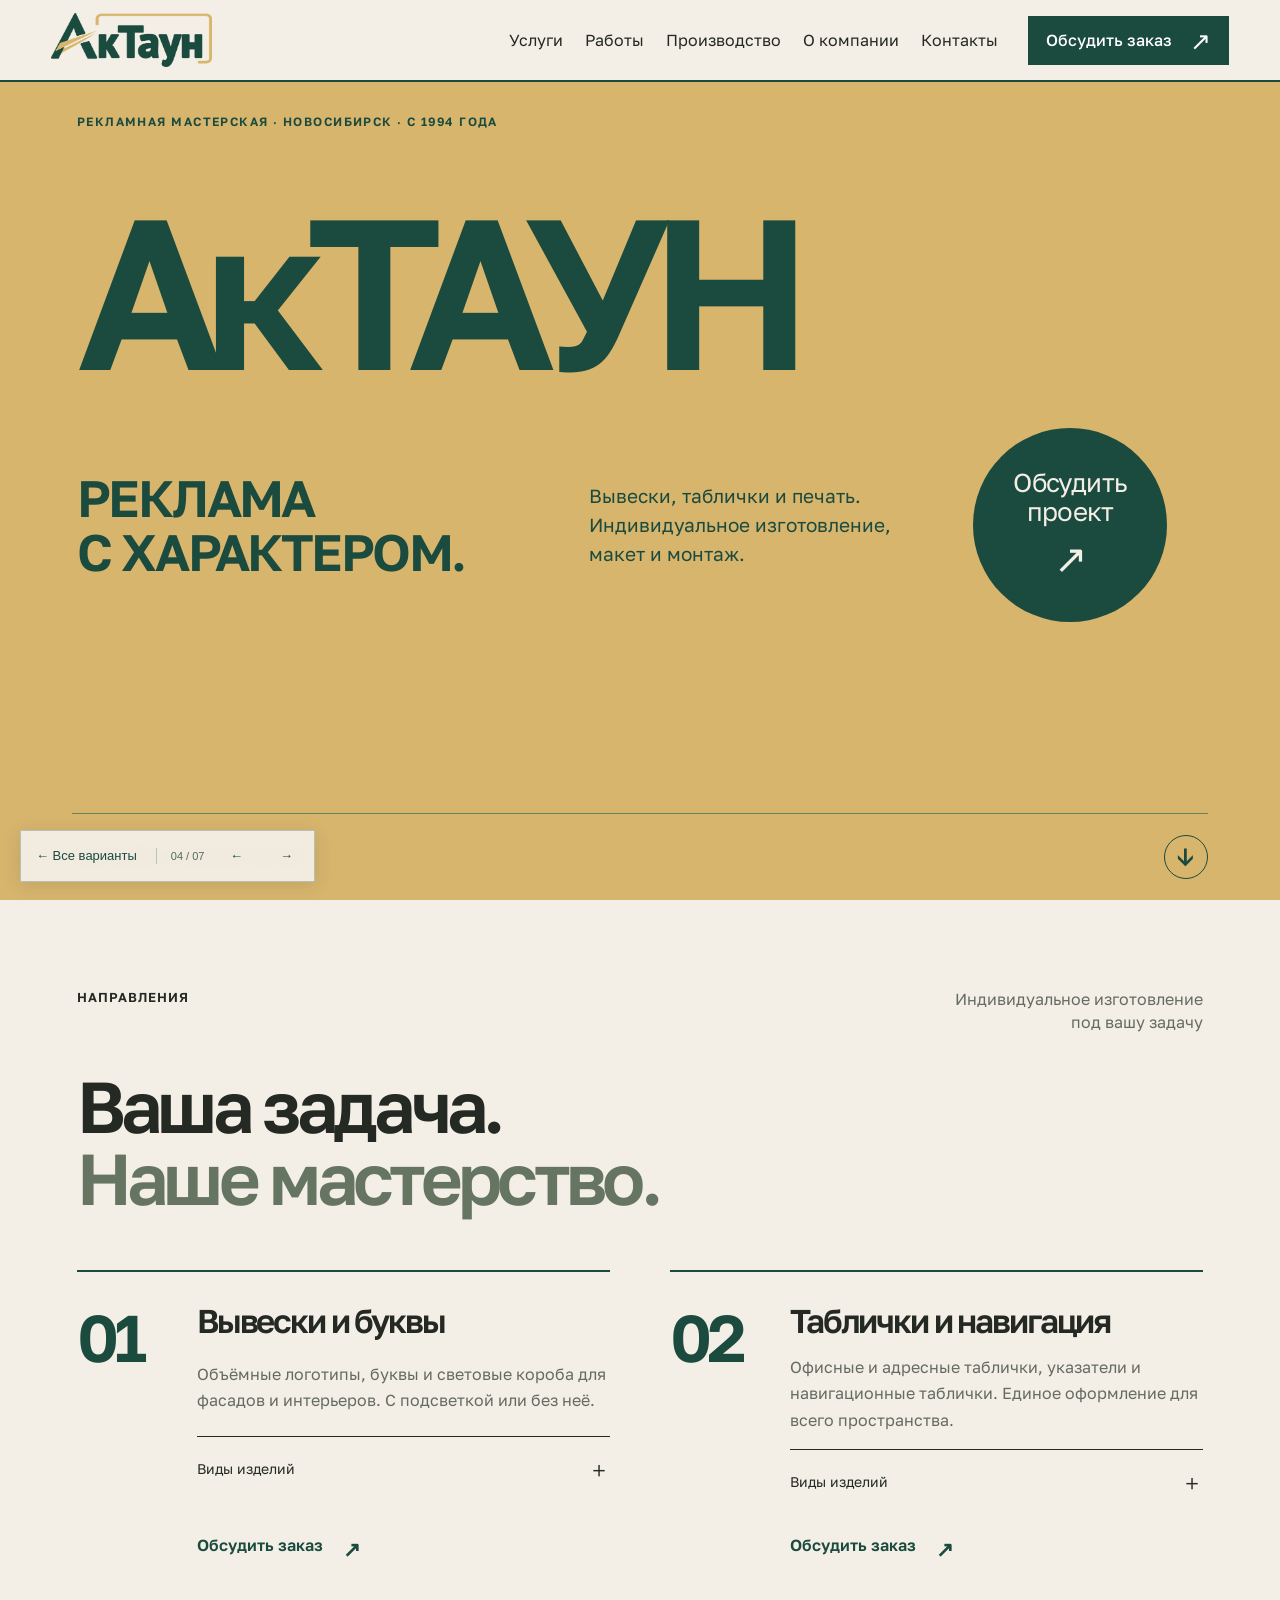
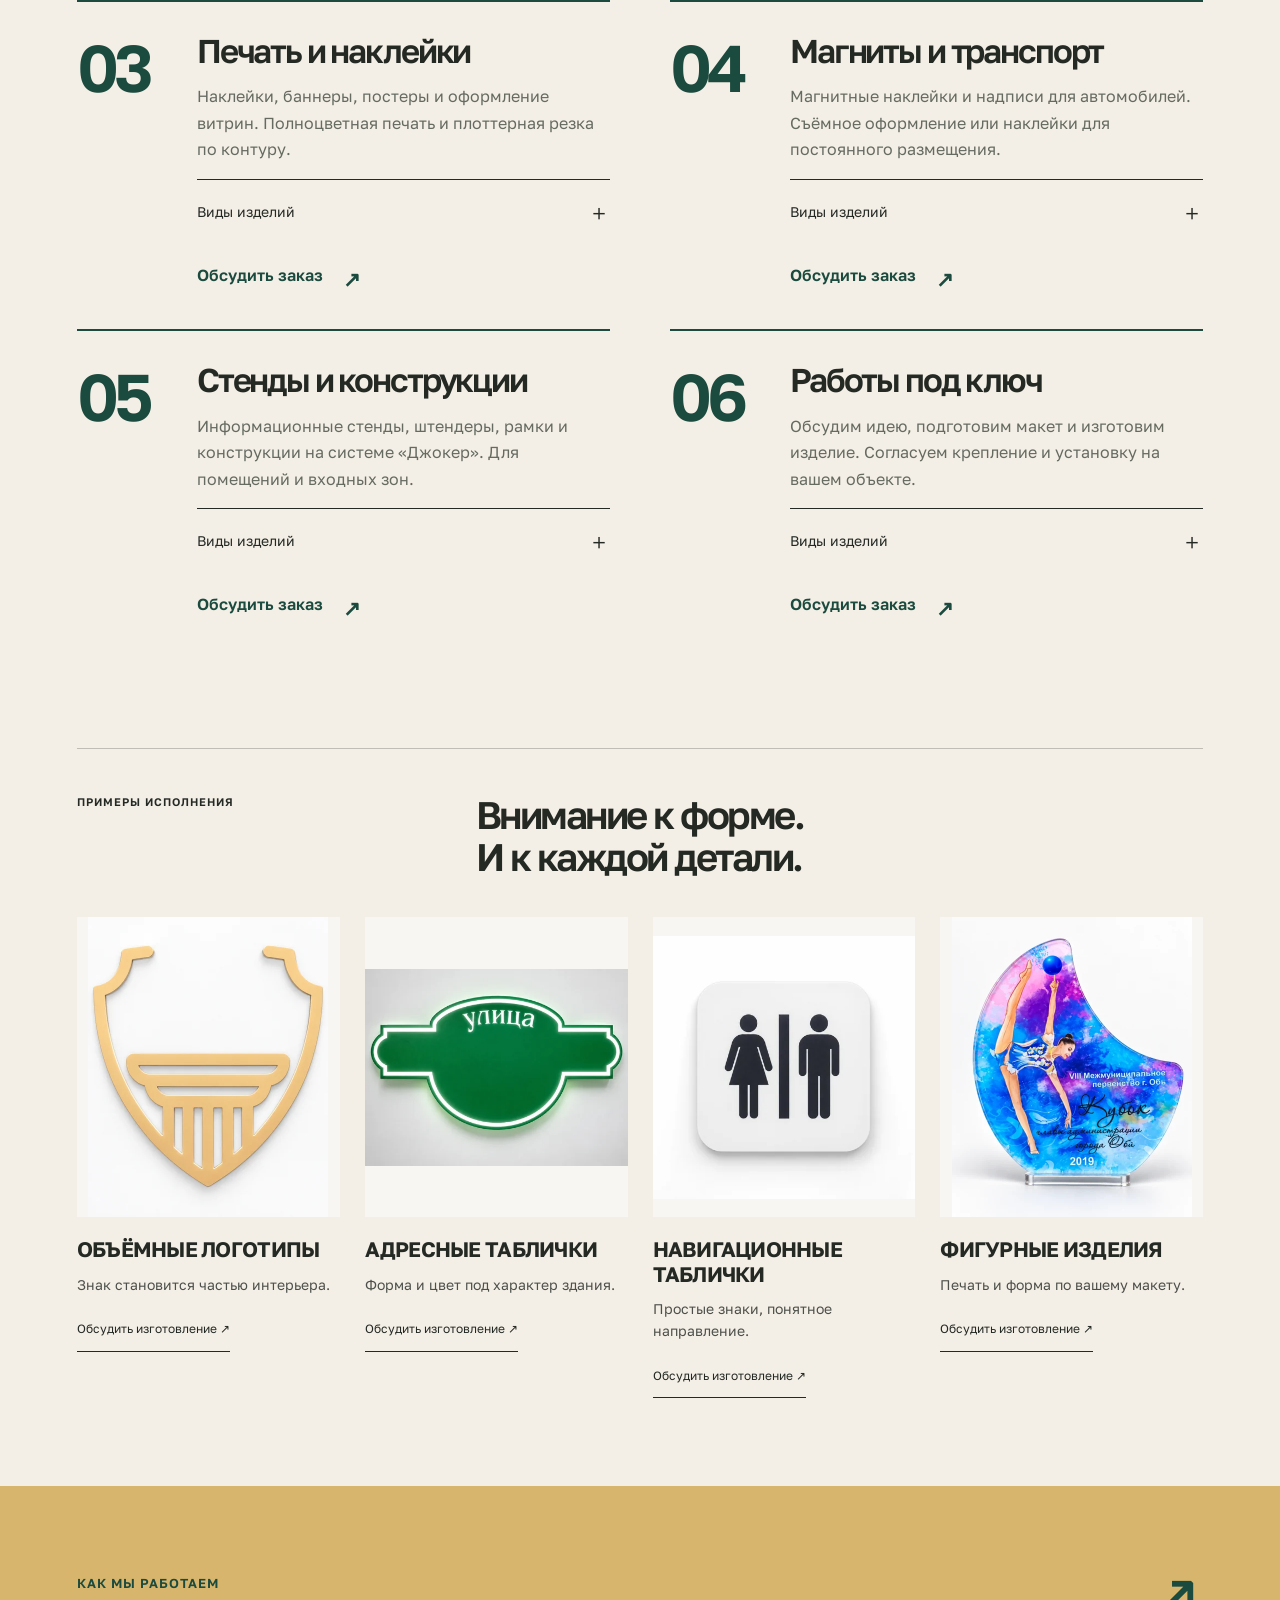
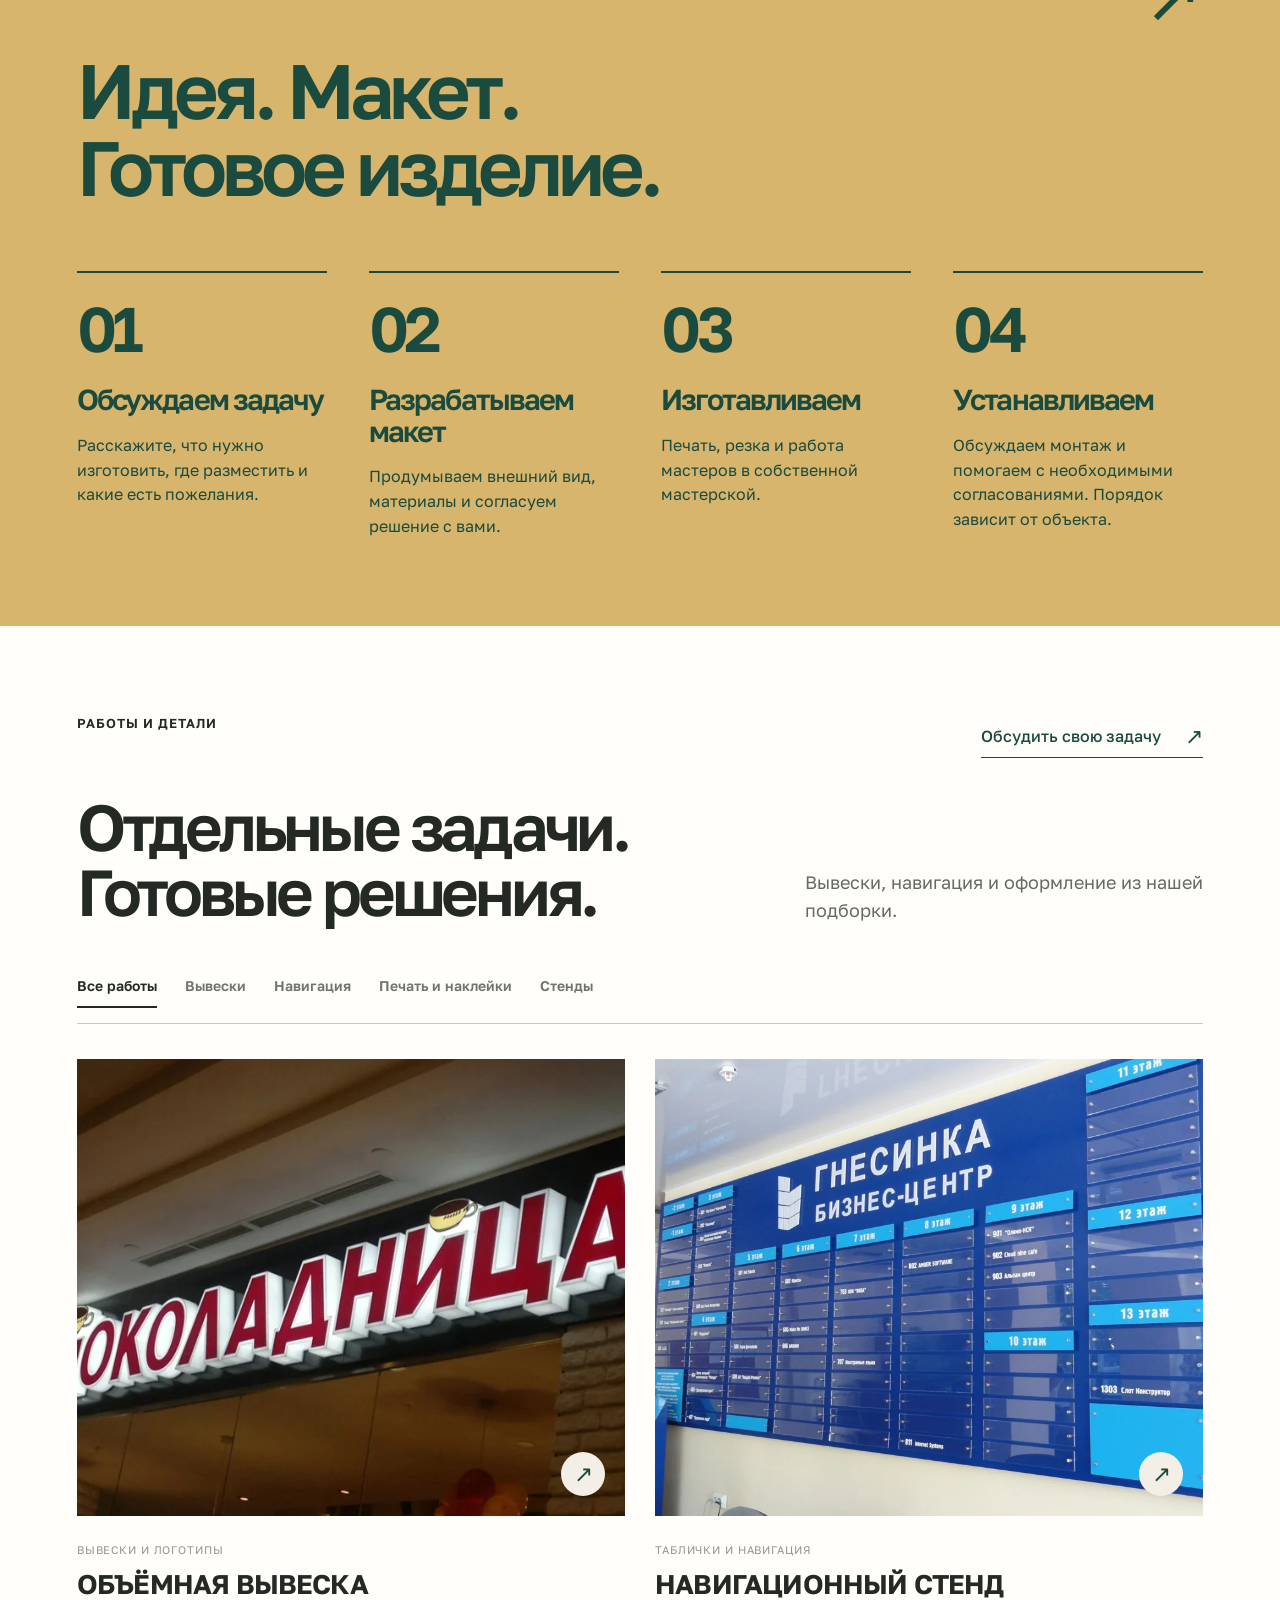
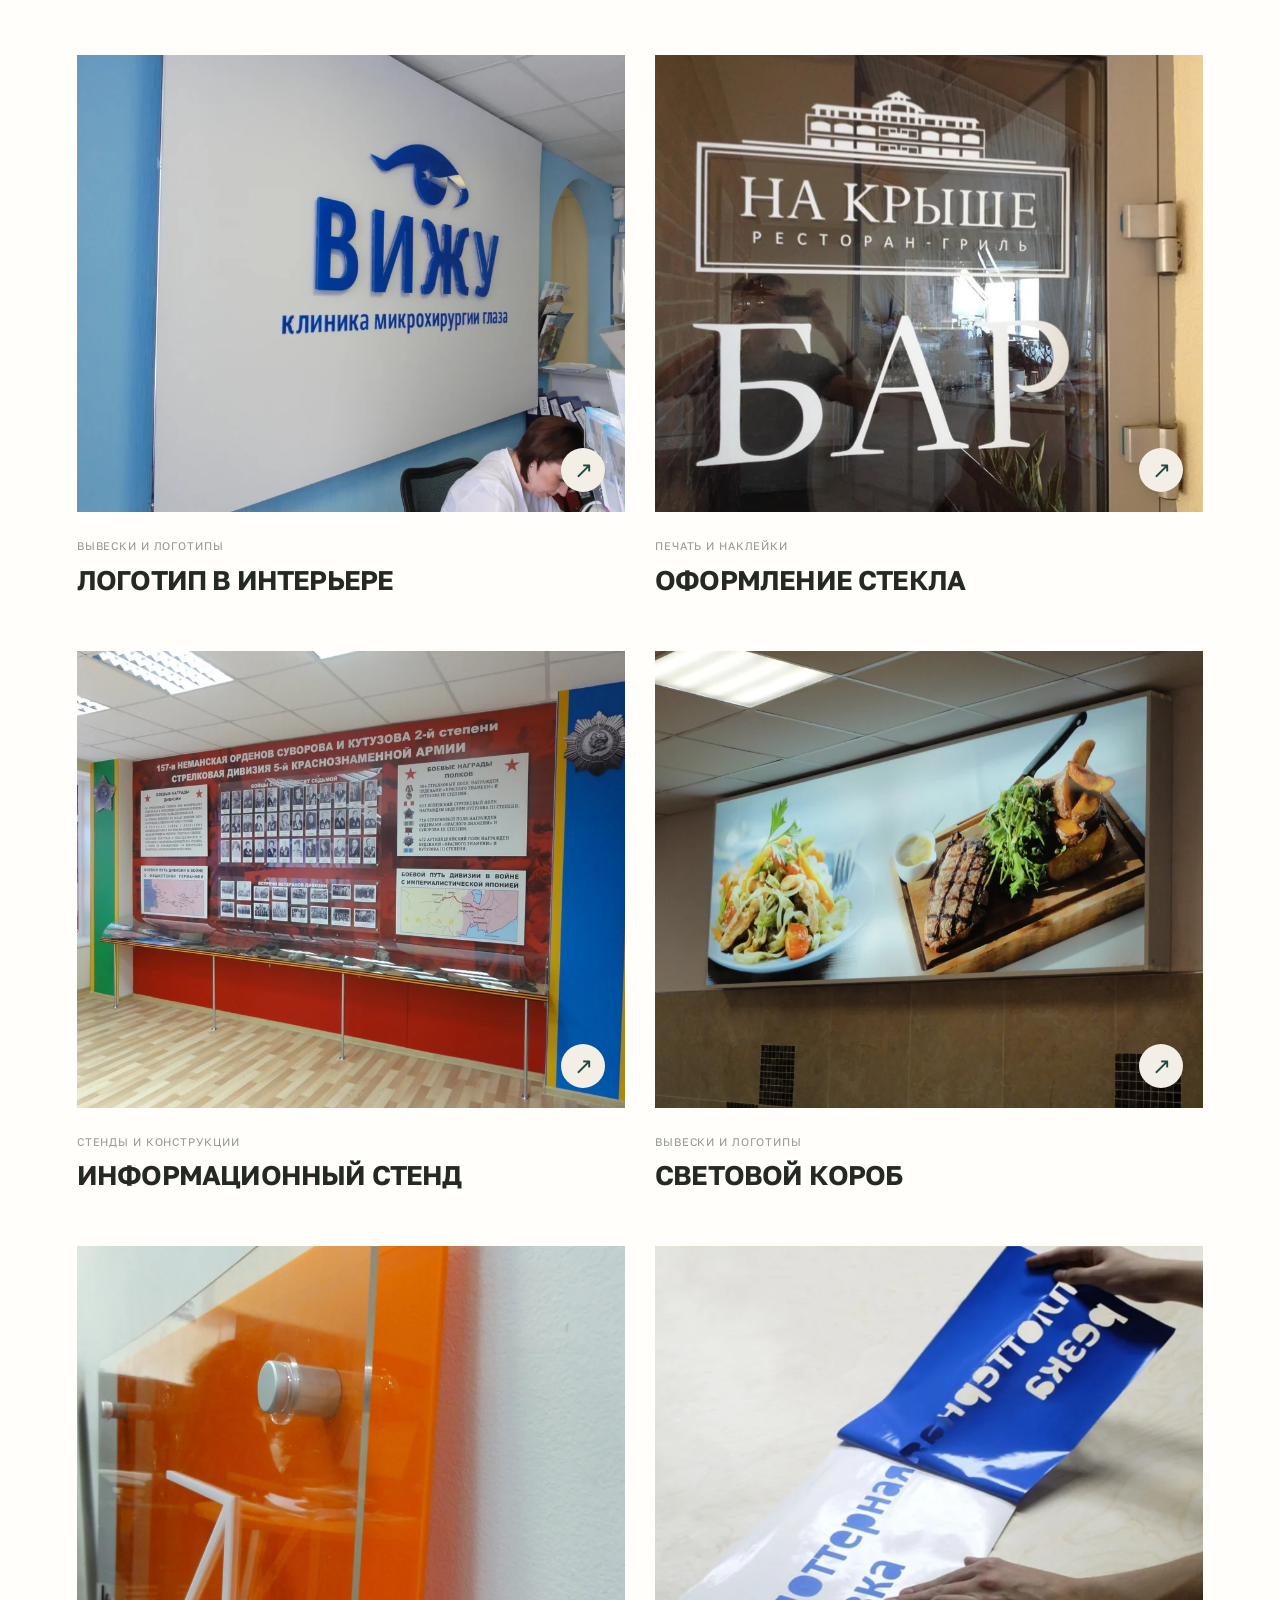
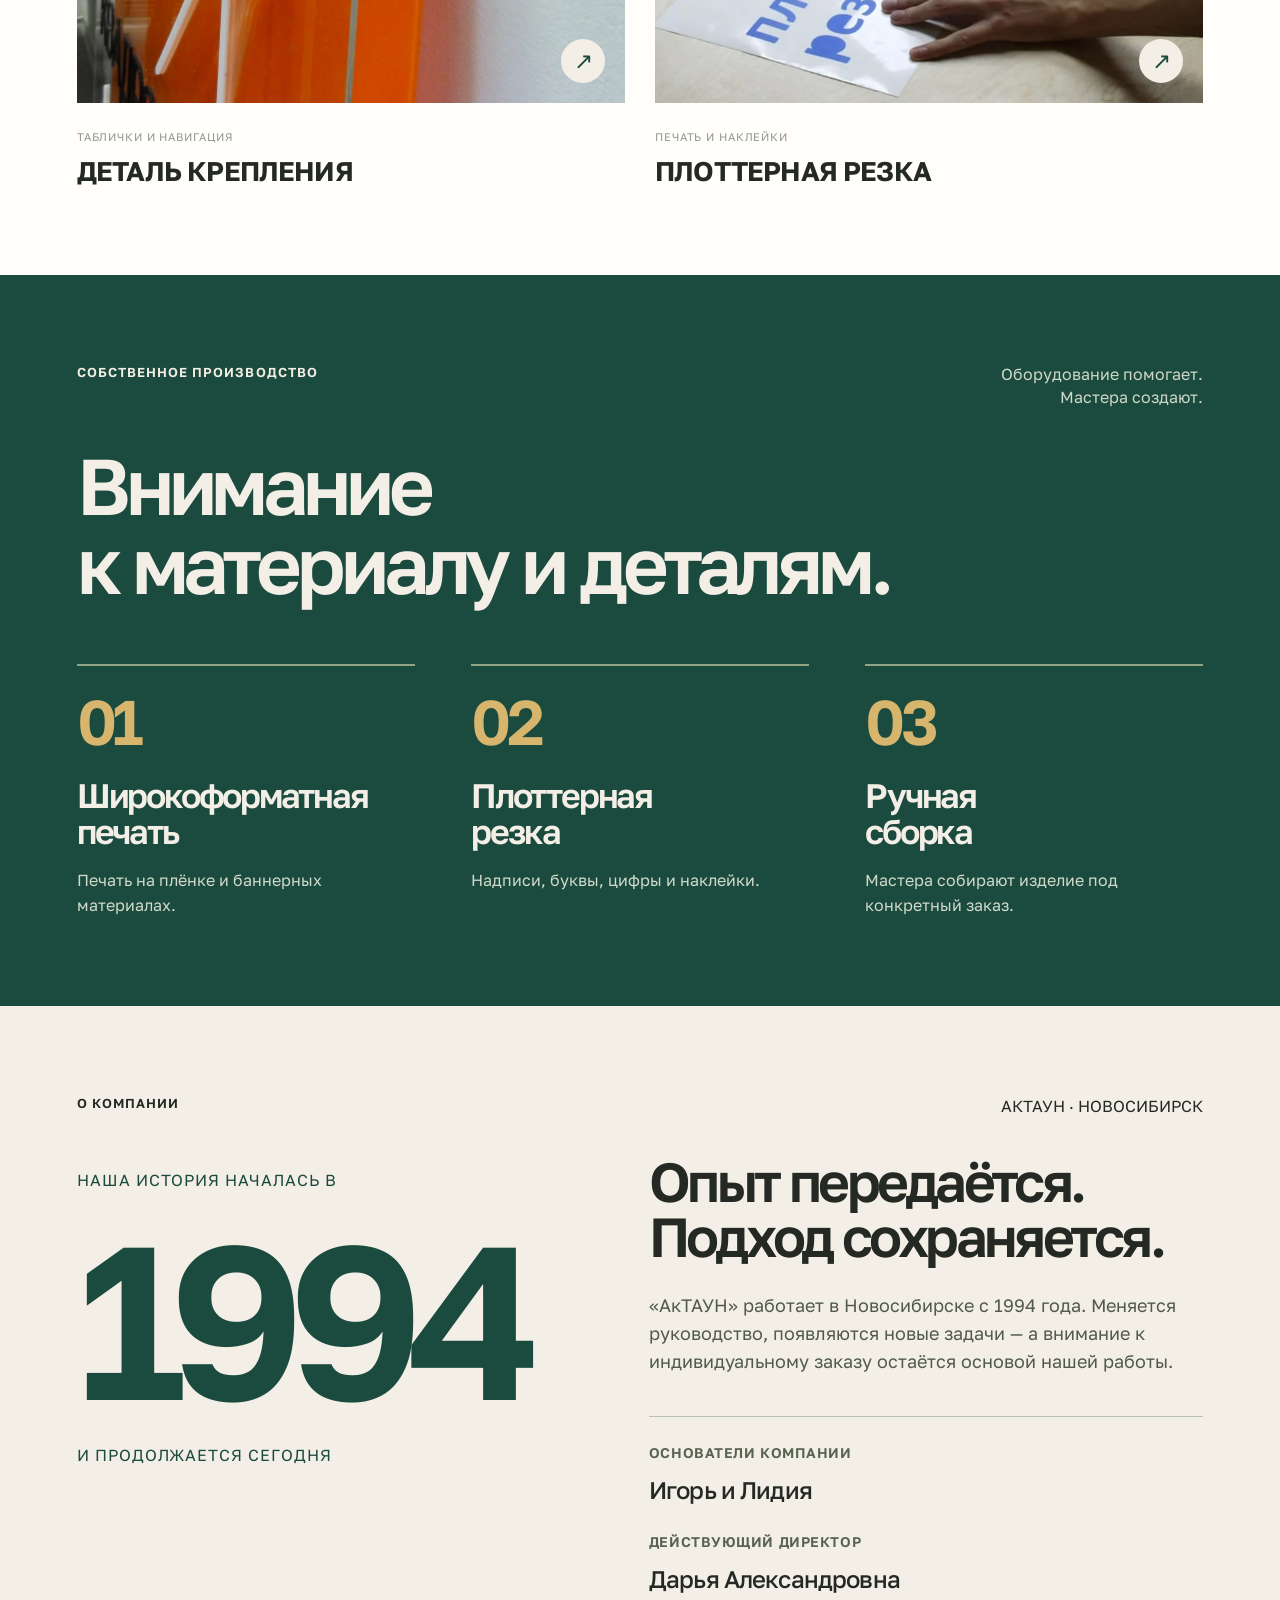
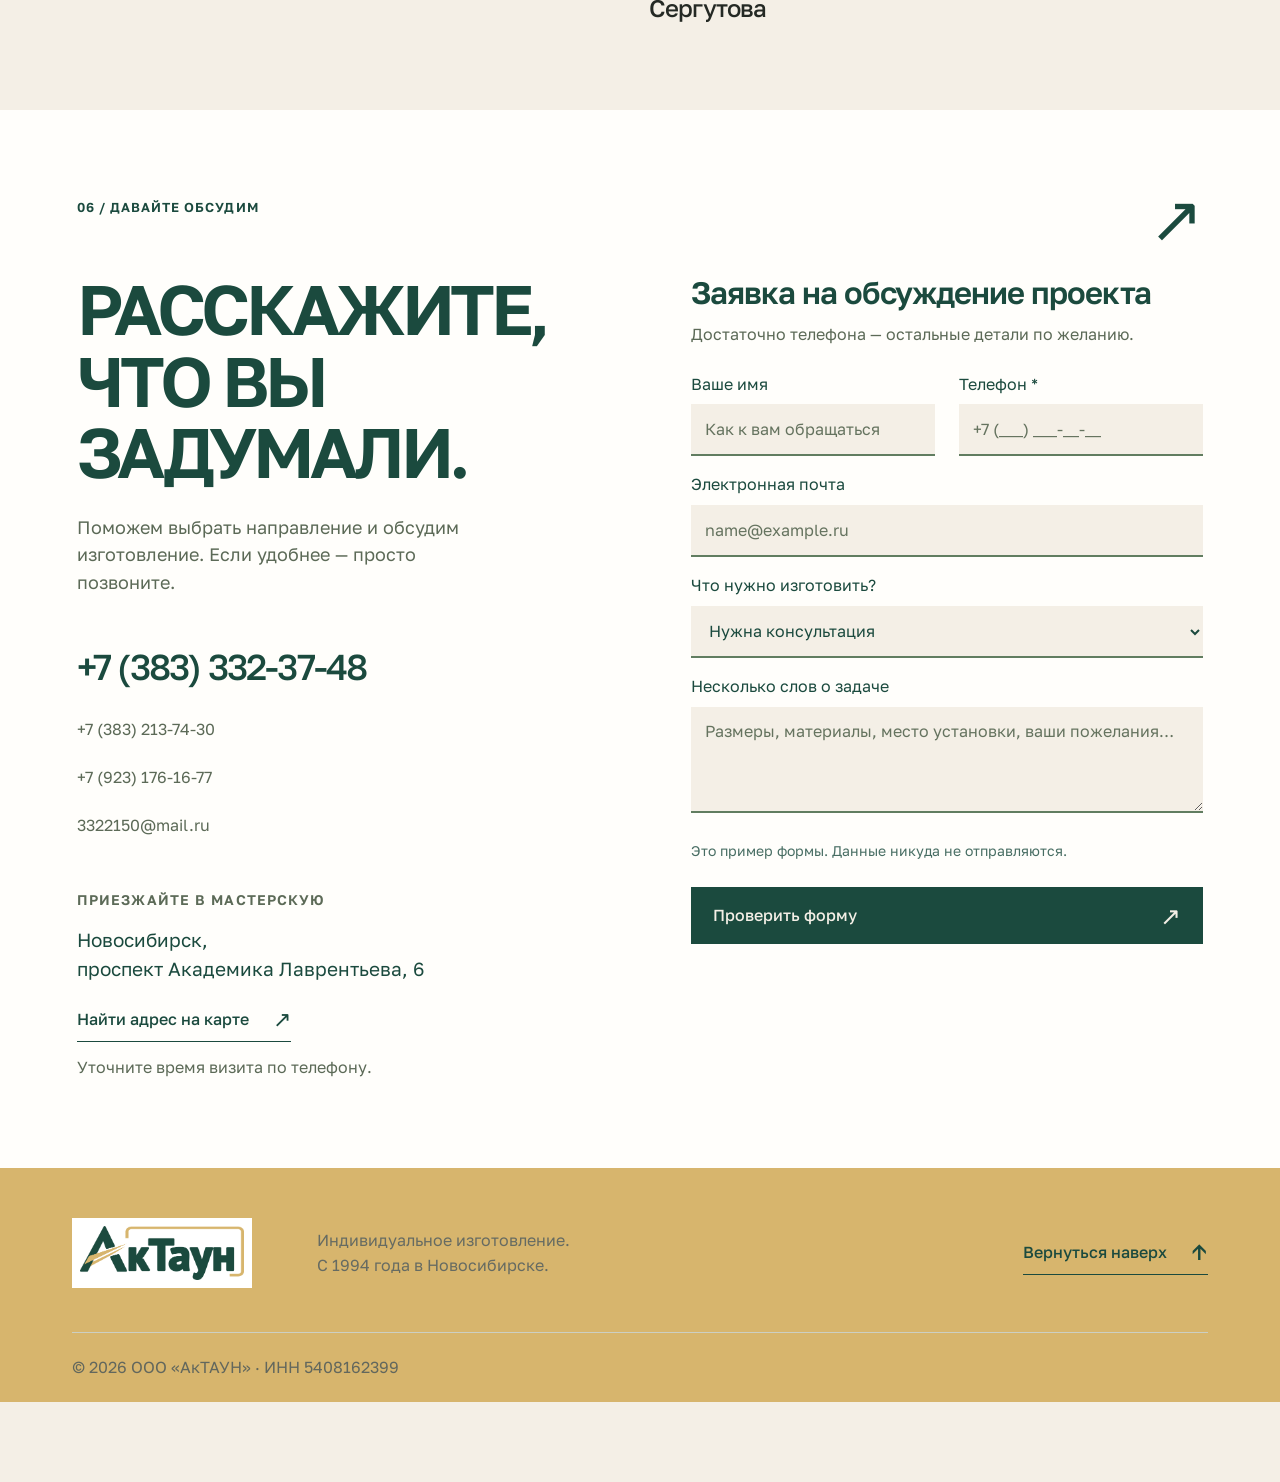
<file: 04-graphic/index.html>
<!doctype html><html lang="ru"><head><meta charset="utf-8"><meta name="viewport" content="width=device-width,initial-scale=1"><title>АкТАУН — Графический вариант сайта</title><meta name="description" content="Наружная реклама, вывески и таблички в Новосибирске. Индивидуальное изготовление с 1994 года."><meta name="robots" content="noindex,nofollow"><meta name="theme-color" content="#1B4A3E"><link rel="icon" href="../_shared/favicon.svg"><link rel="stylesheet" href="../_shared/styles.css"><link rel="stylesheet" href="../_shared/variants/shared.css"><link rel="stylesheet" href="../_shared/variants/graphic.css"><script type="module" src="../_shared/app.js"></script><link rel="stylesheet" href="../_shared/content-design.css"><script type="module" src="../_shared/content-interactions.js"></script><link rel="stylesheet" href="../review.css"></head><body data-variant="graphic"><a class="skip" href="#main">Перейти к содержанию</a><header class="header">
    <a href="#home" class="logo" aria-label="АкТАУН — начало страницы"><img src="../_shared/assets/logo.png" width="1976" height="660" alt="АкТАУН"></a>
    <nav id="navigation" aria-label="Основная навигация"><a href="#services">Услуги</a><a href="#works">Работы</a><a href="#production">Производство</a><a href="#about">О компании</a><a href="#contact">Контакты</a></nav>
    <a class="header-phone" href="tel:+73833323748">+7 (383) 332-37-48</a>
    <a class="button header-cta" href="#contact">Обсудить заказ <span aria-hidden="true">↗</span></a>
    <button class="menu-toggle" aria-controls="navigation" aria-expanded="false" aria-label="Открыть меню"><span></span><span></span></button>
  </header><main id="main"><section class="hero" id="home" aria-labelledby="hero-title"><div class="hero-inner"><p class="eyebrow">РЕКЛАМНАЯ МАСТЕРСКАЯ · НОВОСИБИРСК · С 1994 ГОДА</p><p class="hero-brand">АкТАУН</p><div class="graphic-message"><h1 id="hero-title">Реклама<br>с характером.</h1><p class="hero-description">Вывески, таблички и печать.<br>Индивидуальное изготовление,<br>макет и монтаж.</p></div><a class="hero-disc" href="#contact">Обсудить<br>проект <span aria-hidden="true">↗</span></a></div><div class="hero-bottom"><span>ВАША ЗАДАЧА. НАШЕ МАСТЕРСТВО.</span><a href="#services" aria-label="Перейти к услугам">↓</a></div></section><section class="services section" id="services"><div class="section-top"><p class="eyebrow">НАПРАВЛЕНИЯ</p><p class="section-note">Индивидуальное изготовление<br>под вашу задачу</p></div><h2>Ваша задача.<br><span class="muted">Наше мастерство.</span></h2><div id="services-list" class="service-grid"></div><div class="product-collection"><div class="product-intro"><p class="eyebrow">ПРИМЕРЫ ИСПОЛНЕНИЯ</p><h2>Внимание к форме.<br>И к каждой детали.</h2></div><div class="product-examples"><figure><img src="../_shared/assets/content/logo-example-960.webp" srcset="../_shared/assets/content/logo-example-480.webp 480w, ../_shared/assets/content/logo-example-960.webp 960w" sizes="(max-width:700px) 88vw, 25vw" width="960" height="960" alt="Пример: объёмные логотипы" loading="lazy" decoding="async"><figcaption><h3>Объёмные логотипы</h3><p>Знак становится частью интерьера.</p><button type="button" class="product-action" data-product-service="signs">Обсудить изготовление ↗</button></figcaption></figure><figure><img src="../_shared/assets/content/address-example-960.webp" srcset="../_shared/assets/content/address-example-480.webp 480w, ../_shared/assets/content/address-example-960.webp 960w" sizes="(max-width:700px) 88vw, 25vw" width="960" height="960" alt="Пример: адресные таблички" loading="lazy" decoding="async"><figcaption><h3>Адресные таблички</h3><p>Форма и цвет под характер здания.</p><button type="button" class="product-action" data-product-service="navigation">Обсудить изготовление ↗</button></figcaption></figure><figure><img src="../_shared/assets/content/navigation-example-960.webp" srcset="../_shared/assets/content/navigation-example-480.webp 480w, ../_shared/assets/content/navigation-example-960.webp 960w" sizes="(max-width:700px) 88vw, 25vw" width="960" height="960" alt="Пример: навигационные таблички" loading="lazy" decoding="async"><figcaption><h3>Навигационные таблички</h3><p>Простые знаки, понятное направление.</p><button type="button" class="product-action" data-product-service="navigation">Обсудить изготовление ↗</button></figcaption></figure><figure><img src="../_shared/assets/content/shape-example-960.webp" srcset="../_shared/assets/content/shape-example-480.webp 480w, ../_shared/assets/content/shape-example-960.webp 960w" sizes="(max-width:700px) 88vw, 25vw" width="960" height="960" alt="Пример: фигурные изделия" loading="lazy" decoding="async"><figcaption><h3>Фигурные изделия</h3><p>Печать и форма по вашему макету.</p><button type="button" class="product-action" data-product-service="print">Обсудить изготовление ↗</button></figcaption></figure></div></div></section><section class="process section" id="process"><div class="section-top"><p class="eyebrow">КАК МЫ РАБОТАЕМ</p><span class="process-mark" aria-hidden="true">↗</span></div><h2>Идея. Макет.<br>Готовое изделие.</h2><div class="steps" id="steps"></div></section><section class="works section" id="works"><div class="section-top"><p class="eyebrow">РАБОТЫ И ДЕТАЛИ</p><a class="text-link" href="#contact">Обсудить свою задачу <span aria-hidden="true">↗</span></a></div><div class="section-heading"><h2>Отдельные задачи.<br>Готовые решения.</h2><p>Вывески, навигация и оформление из нашей подборки.</p></div><div class="gallery" id="gallery"></div></section><section class="production section" id="production"><div class="section-top"><p class="eyebrow">СОБСТВЕННОЕ ПРОИЗВОДСТВО</p><p class="section-note">Оборудование помогает.<br>Мастера создают.</p></div><h2>Внимание<br>к материалу и деталям.</h2><div class="production-points"><article><span>01</span><h3>Широкоформатная<br>печать</h3><p>Печать на плёнке и баннерных материалах.</p></article><article><span>02</span><h3>Плоттерная<br>резка</h3><p>Надписи, буквы, цифры и наклейки.</p></article><article><span>03</span><h3>Ручная<br>сборка</h3><p>Мастера собирают изделие под конкретный заказ.</p></article></div></section>    <section class="about section" id="about">
      <div class="section-top"><p class="eyebrow">О КОМПАНИИ</p><span>АКТАУН · НОВОСИБИРСК</span></div>
      <div class="about-grid"><div class="since"><span>НАША ИСТОРИЯ НАЧАЛАСЬ В</span><strong>1994</strong><span>И ПРОДОЛЖАЕТСЯ СЕГОДНЯ</span></div><div><h2>Опыт передаётся.<br>Подход сохраняется.</h2><p class="about-copy">«АкТАУН» работает в Новосибирске с 1994 года. Меняется руководство, появляются новые задачи — а внимание к индивидуальному заказу остаётся основой нашей работы.</p><div class="people"><div><p class="eyebrow">ОСНОВАТЕЛИ КОМПАНИИ</p><h3>Игорь и Лидия</h3></div><div><p class="eyebrow">ДЕЙСТВУЮЩИЙ ДИРЕКТОР</p><h3>Дарья Александровна<br>Сергутова</h3></div></div></div></div>
    </section>    <section class="contact section" id="contact">
      <div class="section-top"><p class="eyebrow">06 / ДАВАЙТЕ ОБСУДИМ</p><span aria-hidden="true">↗</span></div>
      <div class="contact-grid"><div class="contact-details"><h2>Расскажите,<br>что вы задумали.</h2><p>Поможем выбрать направление и обсудим изготовление. Если удобнее — просто позвоните.</p><a class="big-phone" href="tel:+73833323748">+7 (383) 332-37-48</a><div class="contact-links"><a href="tel:+73832137430">+7 (383) 213-74-30</a><a href="tel:+79231761677">+7 (923) 176-16-77</a><a href="mailto:3322150@mail.ru">3322150@mail.ru</a></div><div class="address"><span class="eyebrow">ПРИЕЗЖАЙТЕ В МАСТЕРСКУЮ</span><p>Новосибирск,<br>проспект Академика Лаврентьева, 6</p><a class="text-link" href="https://2gis.ru/novosibirsk/search/проспект%20Академика%20Лаврентьева%206" target="_blank" rel="noopener noreferrer">Найти адрес на карте <span aria-hidden="true">↗</span></a><p class="hours">Уточните время визита по телефону.</p></div></div>
      <form id="request-form" novalidate>
        <h3>Заявка на обсуждение проекта</h3><p class="form-intro">Достаточно телефона — остальные детали по желанию.</p>
        <div class="form-row"><div class="field"><label for="name">Ваше имя</label><input id="name" name="name" autocomplete="name" maxlength="80" placeholder="Как к вам обращаться"><span class="error" id="name-error"></span></div><div class="field"><label for="phone">Телефон <span aria-hidden="true">*</span></label><input id="phone" name="phone" type="tel" inputmode="tel" autocomplete="tel" maxlength="24" placeholder="+7 (___) ___-__-__" required aria-describedby="phone-error"><span class="error" id="phone-error"></span></div></div>
        <div class="field"><label for="email">Электронная почта</label><input id="email" name="email" type="email" autocomplete="email" maxlength="254" placeholder="name@example.ru" aria-describedby="email-error"><span class="error" id="email-error"></span></div>
        <div class="field"><label for="service">Что нужно изготовить?</label><select id="service" name="service"><option value="consultation">Нужна консультация</option></select><span class="error" id="service-error"></span></div>
        <div class="field"><label for="message">Несколько слов о задаче</label><textarea id="message" name="message" rows="3" maxlength="2000" placeholder="Размеры, материалы, место установки, ваши пожелания…" aria-describedby="message-error"></textarea><span class="error" id="message-error"></span></div>
        <div class="honeypot" aria-hidden="true"><label for="website">Ваш сайт<input id="website" name="website" tabindex="-1" autocomplete="off"></label></div>
        <p class="review-form-note">Это пример формы. Данные никуда не отправляются.</p>
        <button class="button gold submit" type="submit">Проверить форму <span aria-hidden="true">↗</span></button>
        <div id="form-status" role="status" aria-live="polite"></div>

      </form></div>
    </section></main><footer class="footer"><div class="footer-main"><a class="logo" href="#home" aria-label="АкТАУН — начало страницы"><img src="../_shared/assets/logo.png" width="1976" height="660" alt="АкТАУН"></a><p>Индивидуальное изготовление.<br>С 1994 года в Новосибирске.</p><a class="text-link" href="#home">Вернуться наверх <span aria-hidden="true">↑</span></a></div><div class="footer-bottom"><span>© <span id="year">2026</span> ООО «АкТАУН» · ИНН 5408162399</span></div></footer>

<nav class="review-navigation" aria-label="Варианты сайта"><a href="../index.html">← Все варианты</a><span>04 / 07</span><a href="../03-architectural/index.html" aria-label="Предыдущий вариант">←</a><a href="../05-light/index.html" aria-label="Следующий вариант">→</a></nav></body></html>
</file>
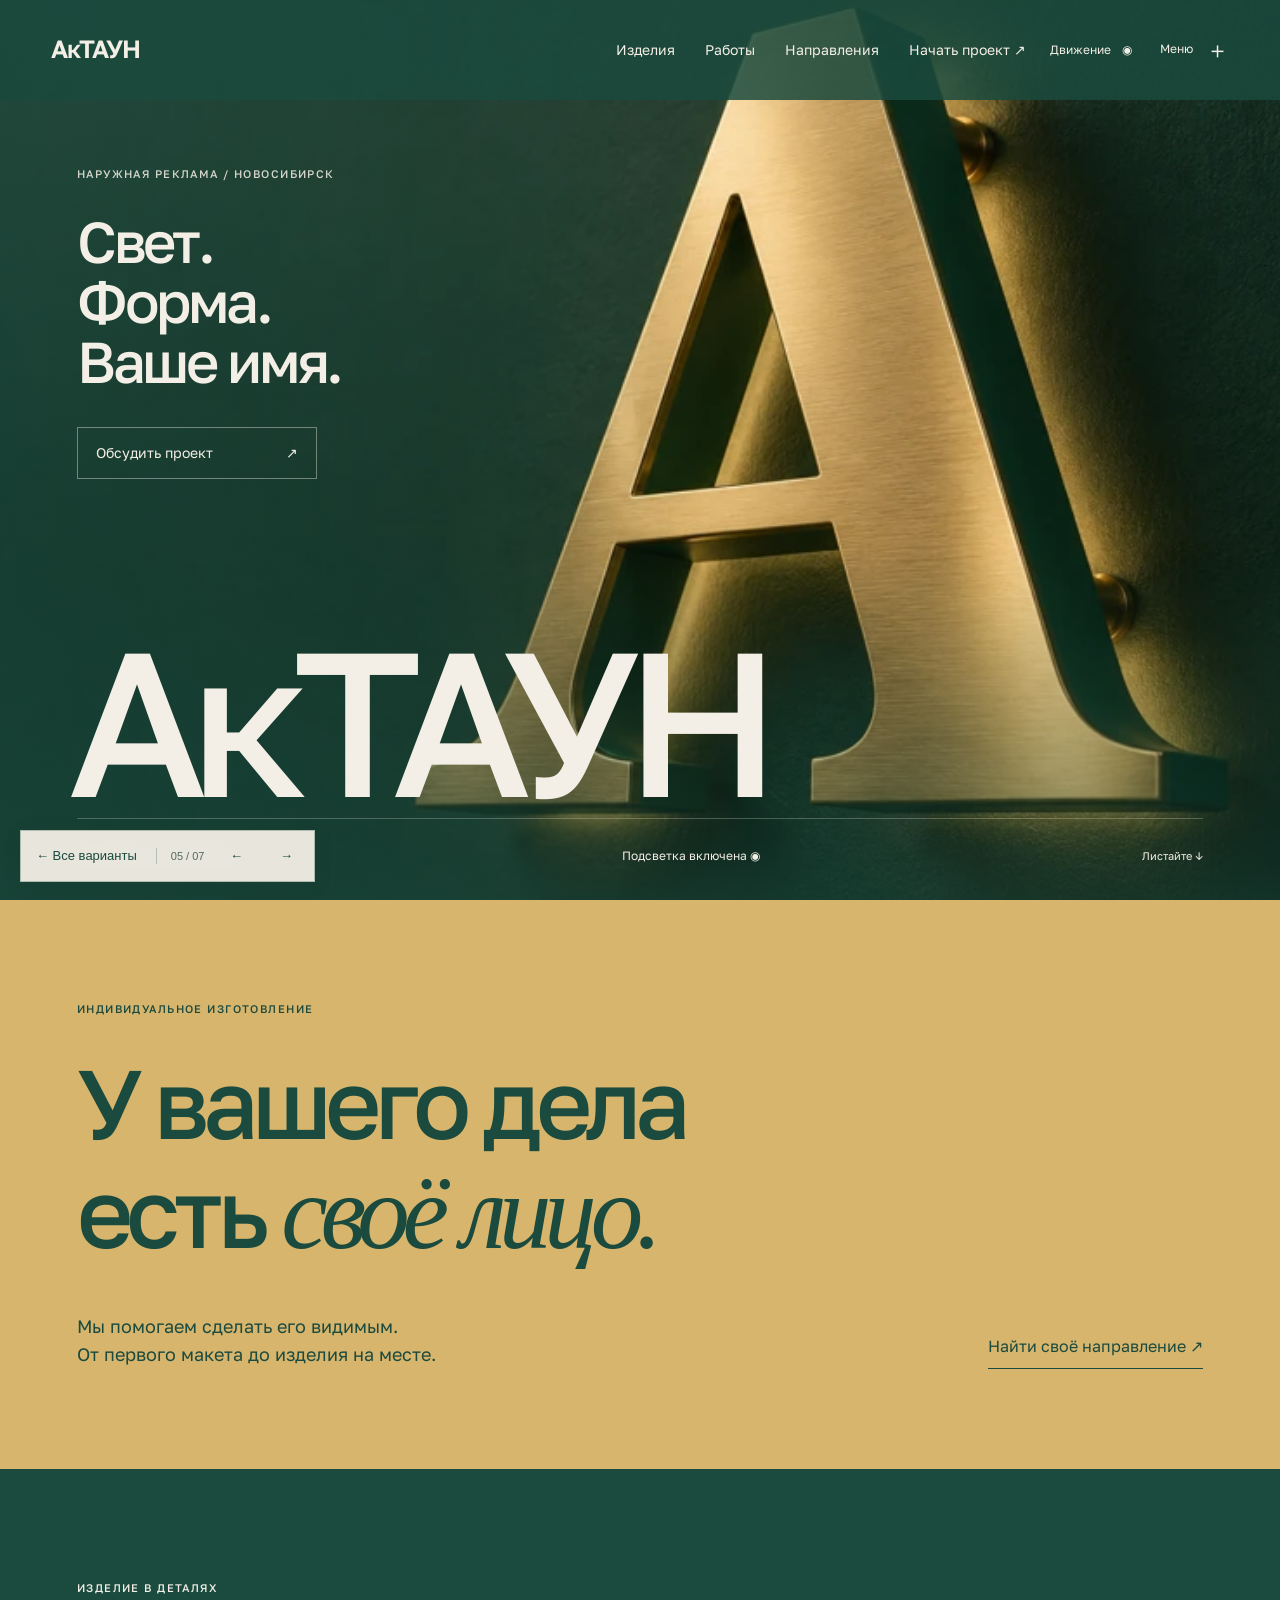
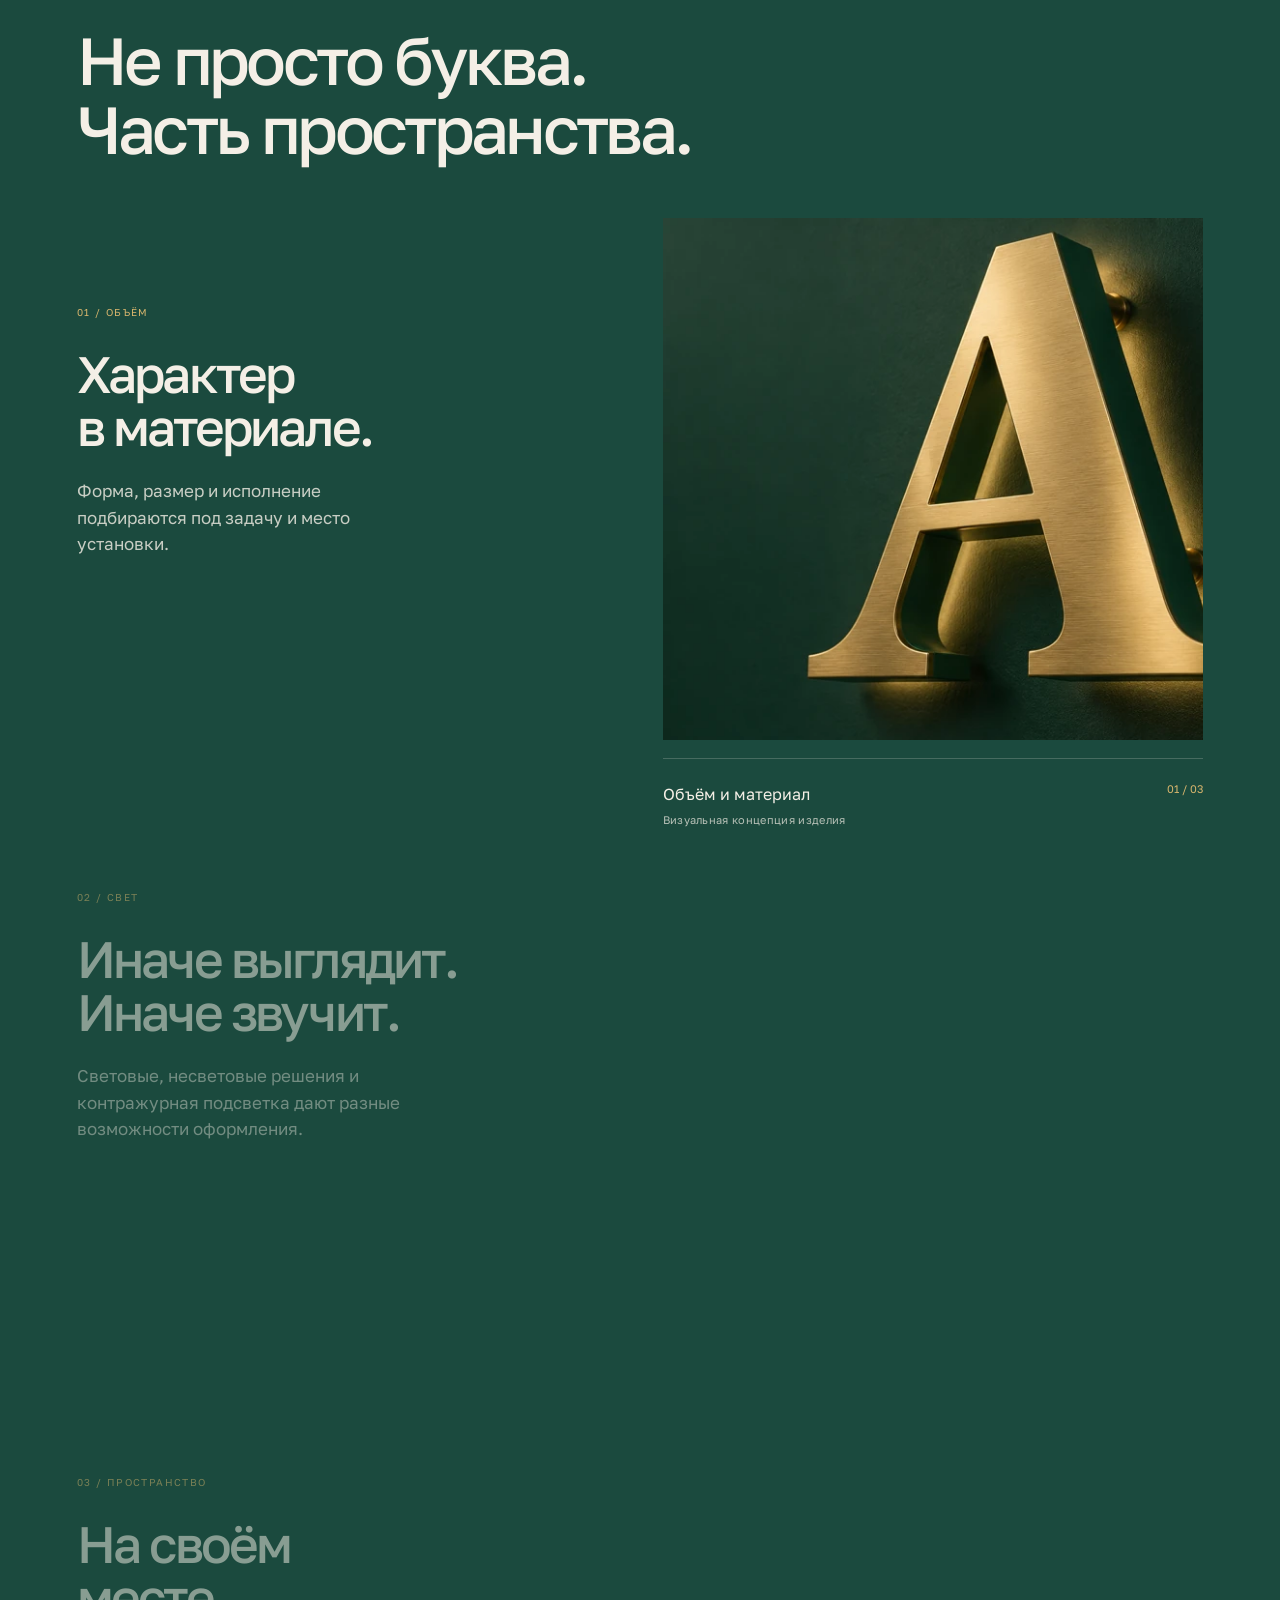
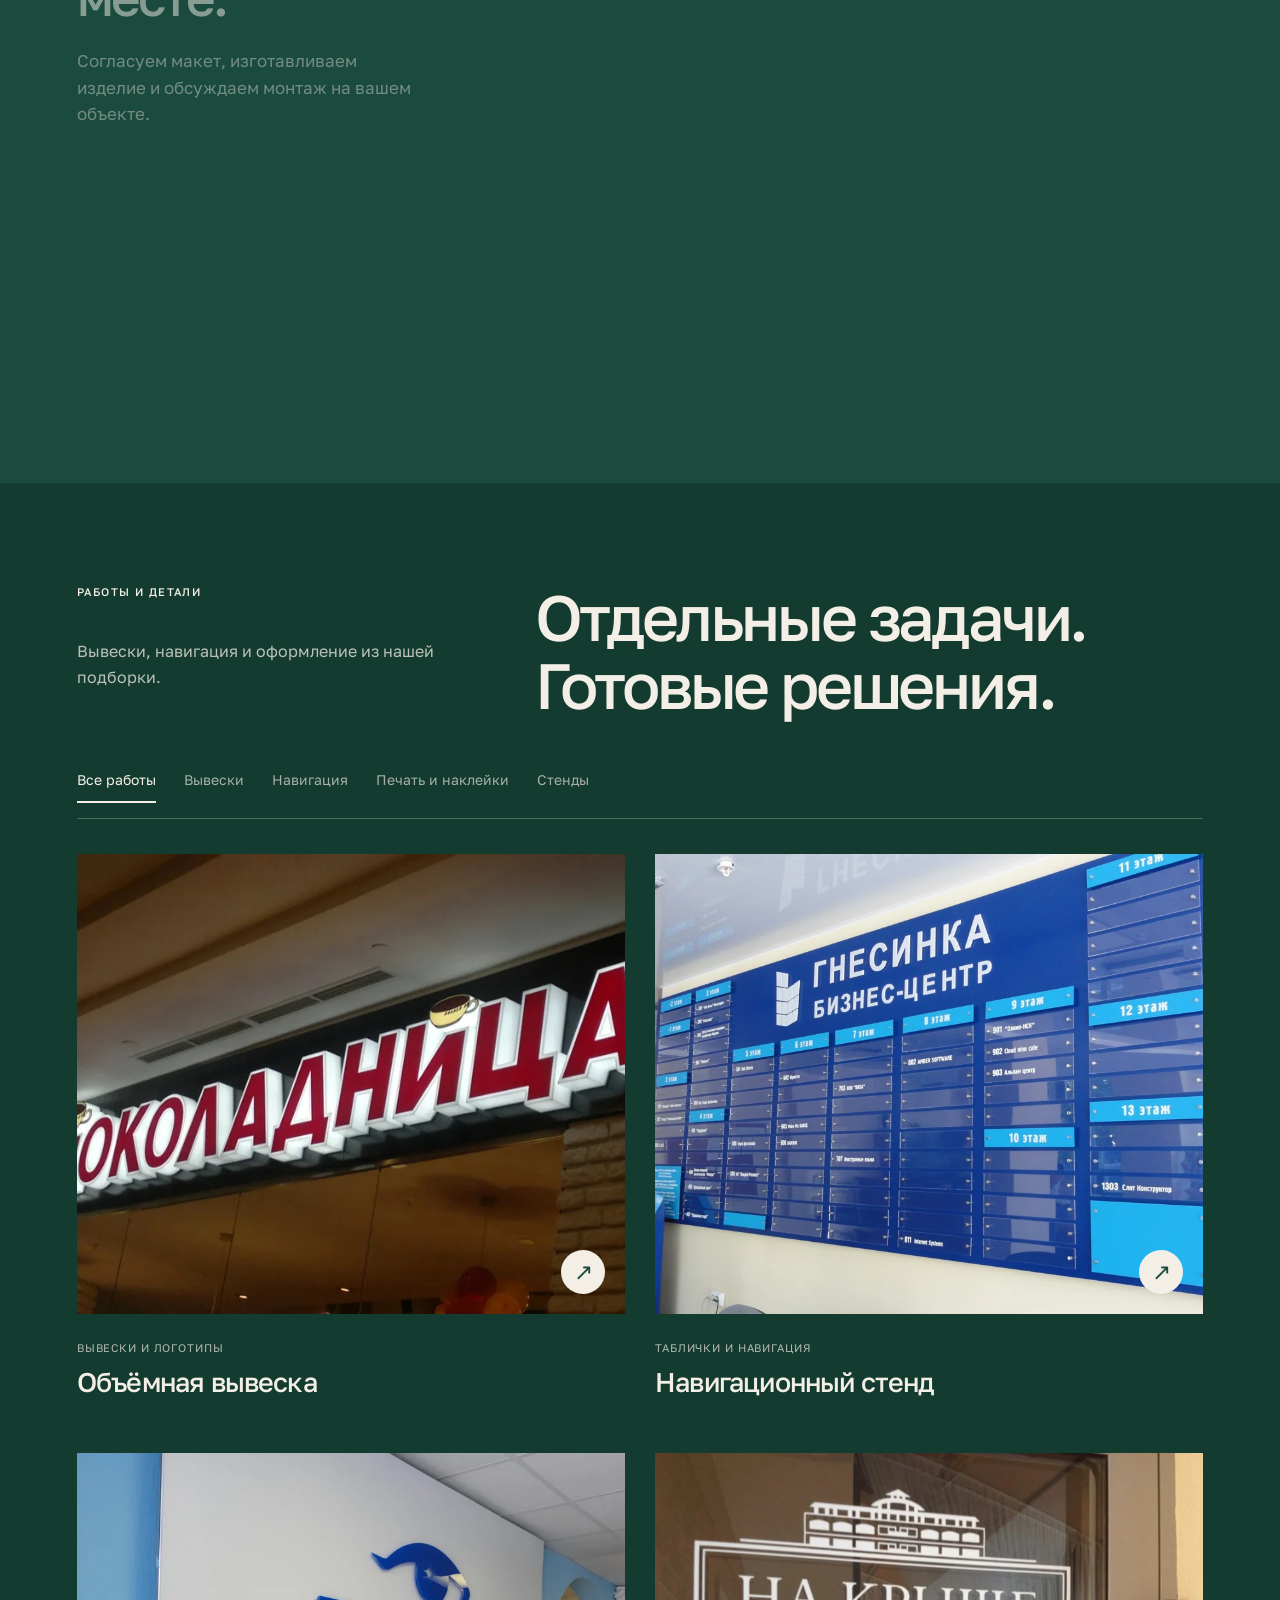
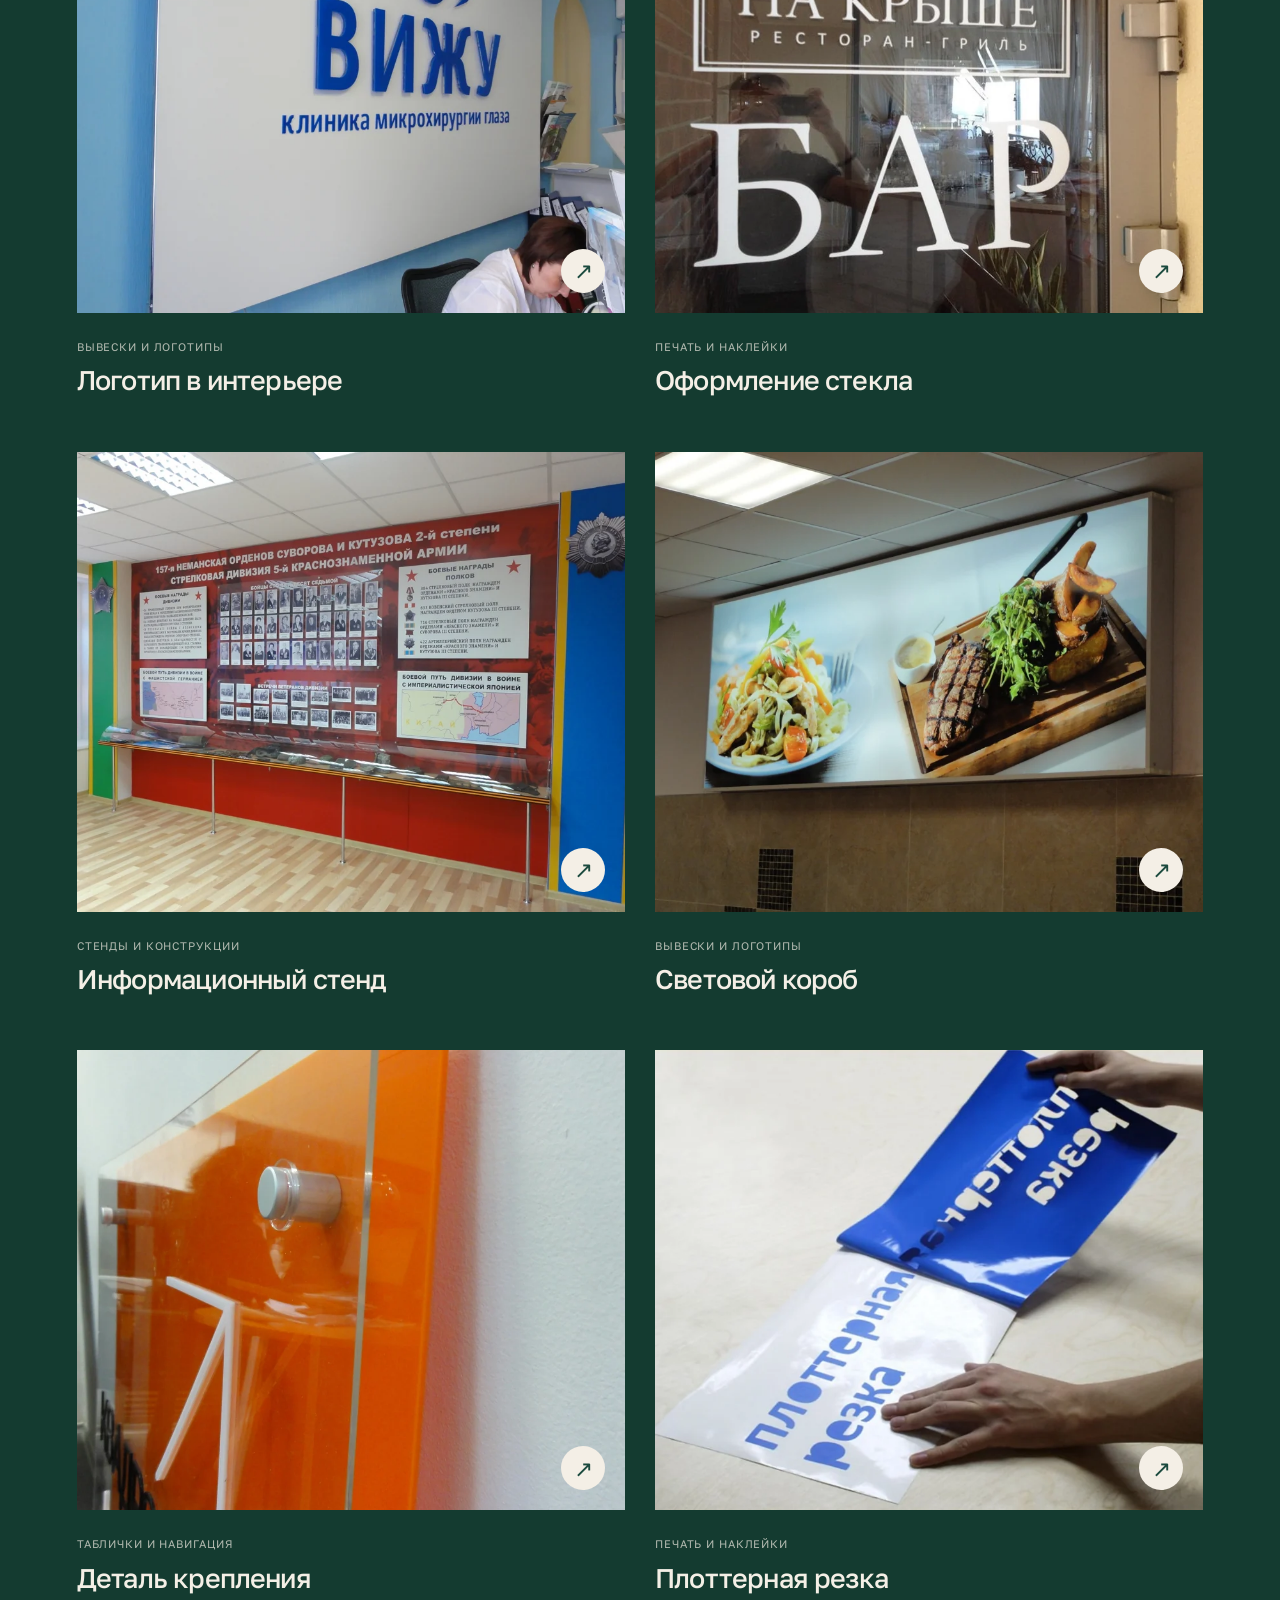
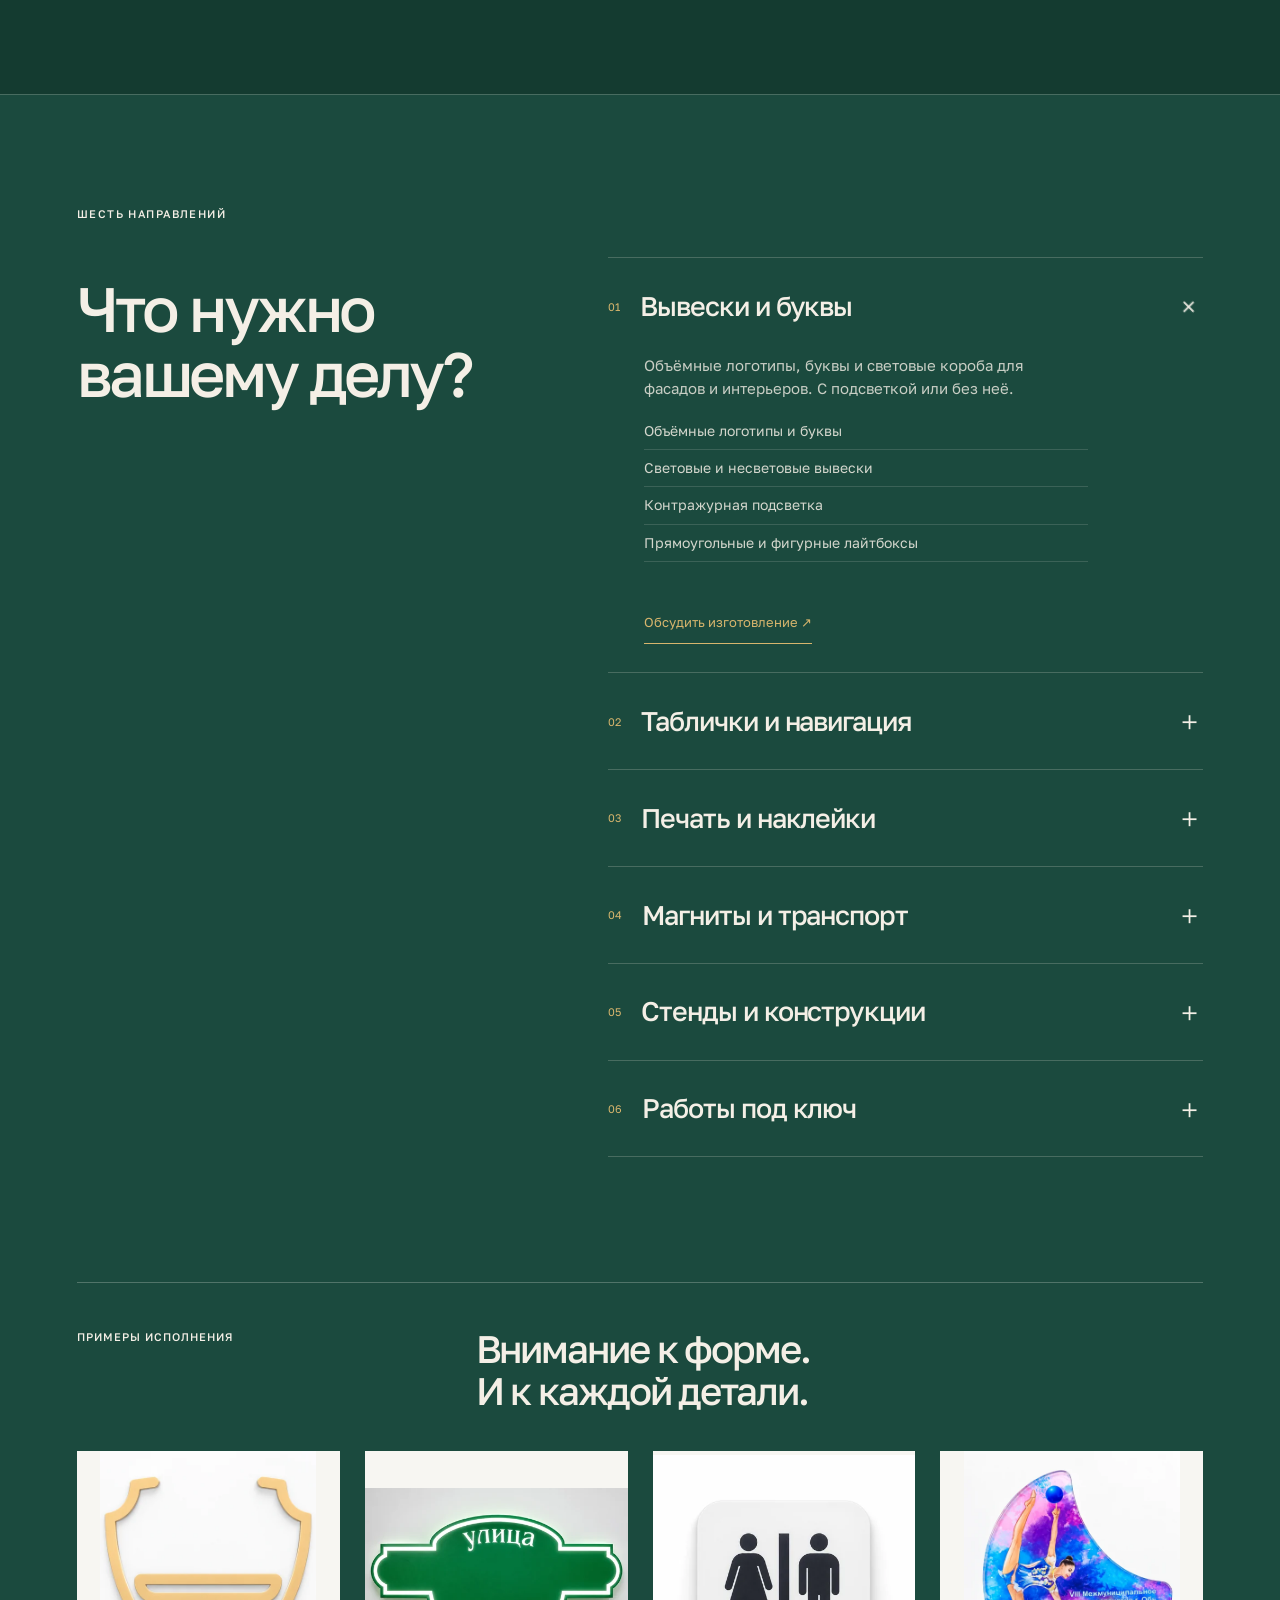
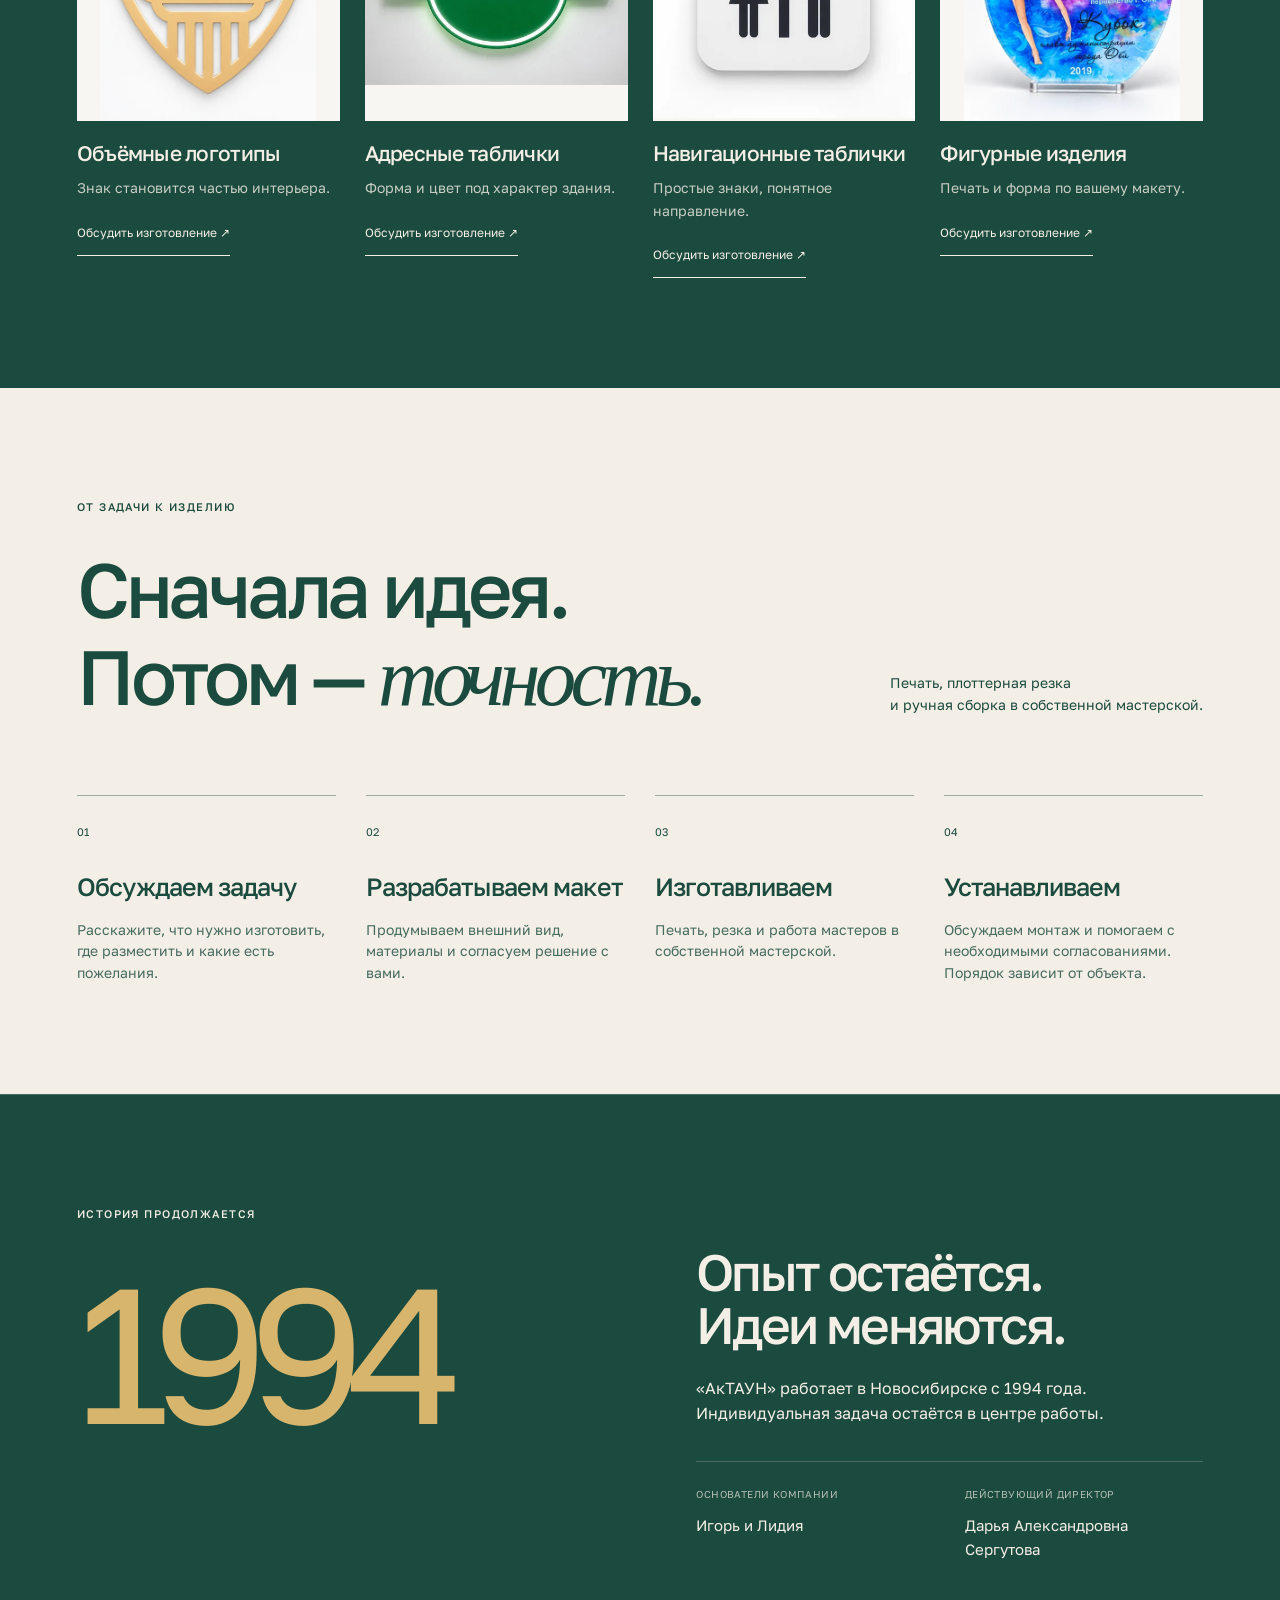
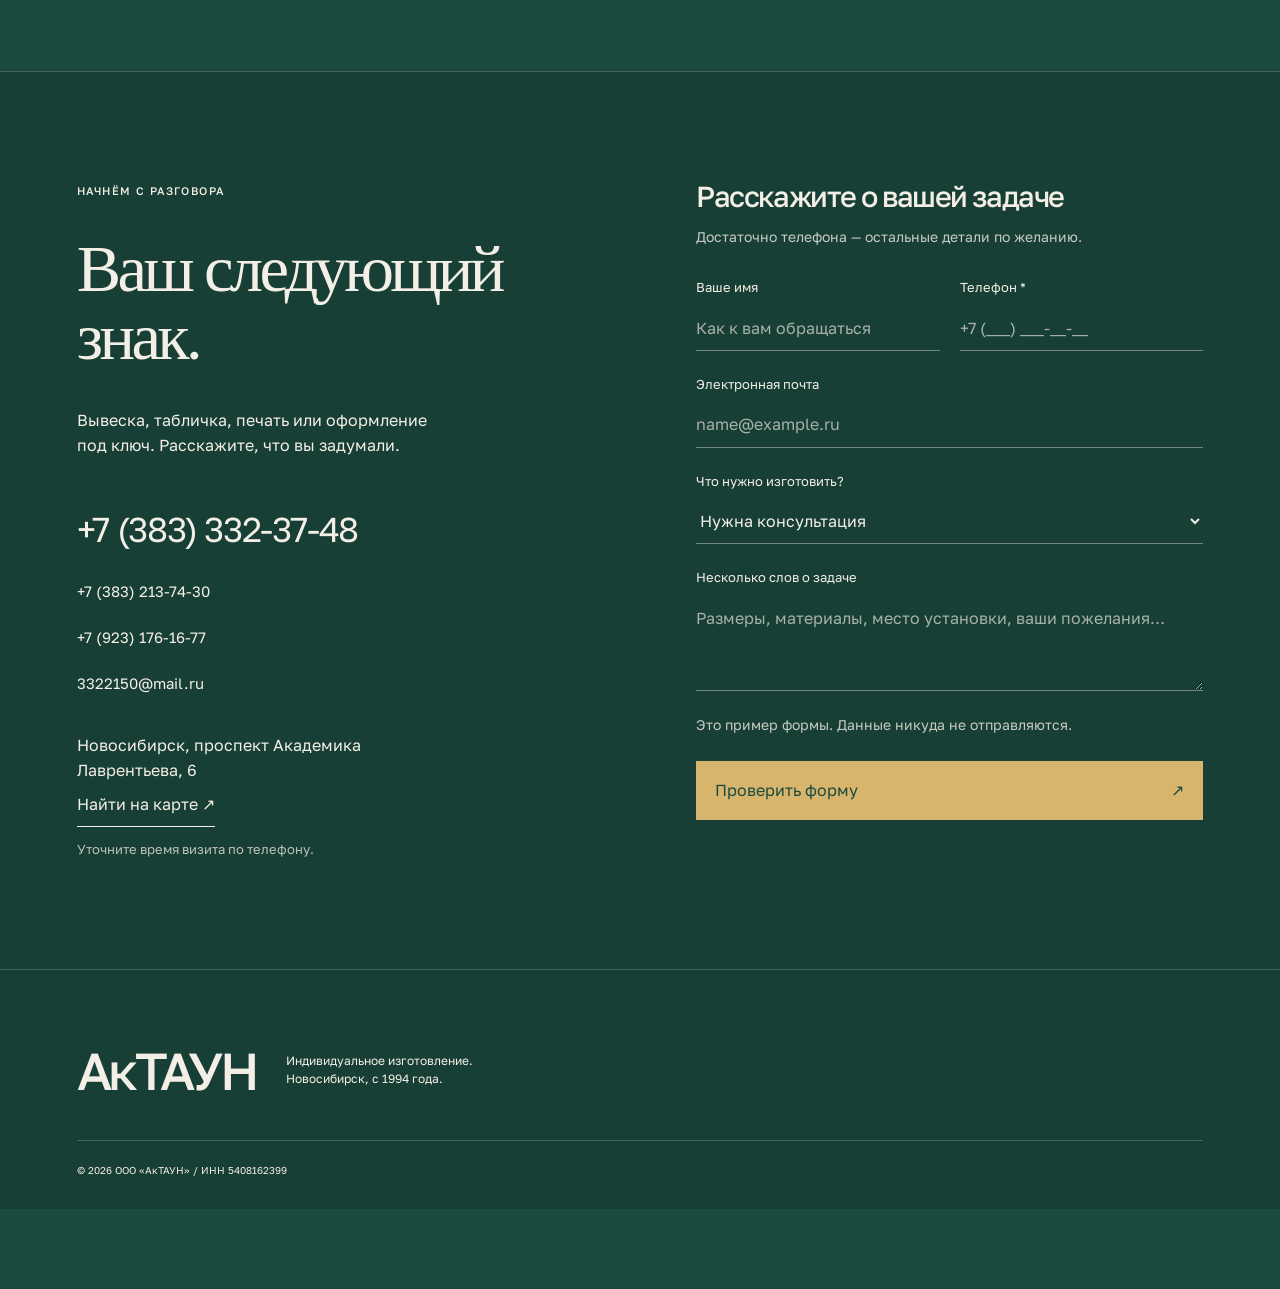
<file: 05-light/index.html>
<!doctype html><html lang="ru"><head><meta charset="utf-8"><meta name="viewport" content="width=device-width,initial-scale=1"><meta name="robots" content="noindex,nofollow"><meta name="theme-color" content="#1B4A3E"><title>АкТАУН / Световая экспозиция</title><meta name="description" content="Наружная реклама, вывески, таблички и печать. Новосибирск. Индивидуальное изготовление с 1994 года."><link rel="icon" href="../_shared/favicon.svg"><link rel="stylesheet" href="../_shared/next/base.css"><link rel="stylesheet" href="../_shared/next/light.css"><script type="module" src="../_shared/next/motion.js"></script><script type="module" src="../_shared/next/form.js"></script><script type="module" src="../_shared/next/light.js"></script><link rel="stylesheet" href="../_shared/content-design.css"><script type="module" src="../_shared/content-interactions.js"></script><script type="module" src="../_shared/portfolio.js"></script><link rel="stylesheet" href="../review.css"></head><body data-concept="light"><a class="skip" href="#main">Перейти к содержанию</a><header class="masthead"><a href="#home" class="mini-brand">АкТАУН</a><nav aria-label="Основная навигация"><a href="#works">Изделия</a><a href="#portfolio">Работы</a><a href="#services">Направления</a><a href="#contact">Начать проект ↗</a></nav><div class="header-tools"><button class="motion-toggle" type="button" aria-pressed="false" aria-label="Отключить анимации">Движение <span aria-hidden="true">◉</span></button><button class="menu-open" type="button" aria-haspopup="dialog" aria-controls="menu-screen">Меню <span aria-hidden="true">＋</span></button></div></header>
<main id="main"><section id="home" class="light-hero"><div class="hero-object" data-depth><img src="../_shared/assets/light-study-1600.webp" srcset="../_shared/assets/light-study-960.webp 960w, ../_shared/assets/light-study-1600.webp 1600w" sizes="(max-width:700px) 100vw, 70vw" width="1600" height="1067" alt="Концепция объёмной золотой буквы с подсветкой" loading="eager" decoding="async"></div><div class="light-intro"><p class="eyebrow">Наружная реклама / Новосибирск</p><h1><span>Свет.</span><span>Форма.</span><span>Ваше имя.</span></h1><a href="#contact" class="outline-action">Обсудить проект <span>↗</span></a></div><p class="light-brand" data-entrance>АкТАУН</p><div class="hero-bottom"><p>Визуальная концепция буквы</p><button id="light-toggle" type="button" aria-pressed="true">Подсветка <span>включена</span> ◉</button><a href="#works" aria-label="Смотреть изделия">Листайте ↓</a></div></section>
<section class="light-statement chapter" data-reveal><p class="eyebrow">Индивидуальное изготовление</p><h2>У вашего дела<br>есть <em>своё лицо.</em></h2><div><p>Мы помогаем сделать его видимым.<br>От первого макета до изделия на месте.</p><a href="#services" class="link">Найти своё направление ↗</a></div></section>
<section id="works" class="light-story chapter"><div class="story-heading"><p class="eyebrow">Изделие в деталях</p><h2>Не просто буква.<br>Часть пространства.</h2></div><div class="story-grid"><div class="story-copy"><article data-story-step="0"><span>01 / ОБЪЁМ</span><h3>Характер<br>в материале.</h3><p>Форма, размер и исполнение подбираются под задачу и место установки.</p></article><article data-story-step="1"><span>02 / СВЕТ</span><h3>Иначе выглядит.<br>Иначе звучит.</h3><p>Световые, несветовые решения и контражурная подсветка дают разные возможности оформления.</p></article><article data-story-step="2"><span>03 / ПРОСТРАНСТВО</span><h3>На своём<br>месте.</h3><p>Согласуем макет, изготавливаем изделие и обсуждаем монтаж на вашем объекте.</p></article></div><figure class="story-visual"><div><img src="../_shared/assets/light-study-1600.webp" srcset="../_shared/assets/light-study-960.webp 960w, ../_shared/assets/light-study-1600.webp 1600w" sizes="(max-width:700px) 100vw, 70vw" width="1600" height="1067" alt="Демонстрационная концепция буквы" loading="lazy" decoding="async"></div><figcaption><span id="story-caption">Объём и материал</span><p class="concept-note">Визуальная концепция изделия</p><span class="story-index">01 / 03</span></figcaption></figure></div></section><section class="content-portfolio chapter" id="portfolio"><div class="portfolio-heading"><p class="eyebrow">РАБОТЫ И ДЕТАЛИ</p><h2>Отдельные задачи.<br>Готовые решения.</h2><p>Вывески, навигация и оформление из нашей подборки.</p></div><div data-portfolio></div></section>
<section id="services" class="light-services chapter"><p class="eyebrow">Шесть направлений</p><h2>Что нужно<br>вашему делу?</h2><div class="service-accordion"><details open><summary><span>01</span><h3>Вывески и буквы</h3><b aria-hidden="true">＋</b></summary><div class="service-content"><p>Объёмные логотипы, буквы и световые короба для фасадов и интерьеров. С подсветкой или без неё.</p><ul class="service-items"><li>Объёмные логотипы и буквы</li><li>Световые и несветовые вывески</li><li>Контражурная подсветка</li><li>Прямоугольные и фигурные лайтбоксы</li></ul><button class="link" type="button" data-service="signs">Обсудить изготовление ↗</button></div></details><details ><summary><span>02</span><h3>Таблички и навигация</h3><b aria-hidden="true">＋</b></summary><div class="service-content"><p>Офисные и адресные таблички, указатели и навигационные таблички. Единое оформление для всего пространства.</p><ul class="service-items"><li>Офисные и адресные таблички</li><li>Навигационные таблички и указатели</li><li>Информационные и предупреждающие знаки</li><li>Сменные таблички и дистанционные держатели</li></ul><button class="link" type="button" data-service="navigation">Обсудить изготовление ↗</button></div></details><details ><summary><span>03</span><h3>Печать и наклейки</h3><b aria-hidden="true">＋</b></summary><div class="service-content"><p>Наклейки, баннеры, постеры и оформление витрин. Полноцветная печать и плоттерная резка по контуру.</p><ul class="service-items"><li>Наклейки и надписи на стекло</li><li>Печать на баннере, сетке и плёнке</li><li>Постеры и изображения для световых коробов</li><li>Плоттерная резка букв, цифр и логотипов</li></ul><button class="link" type="button" data-service="print">Обсудить изготовление ↗</button></div></details><details ><summary><span>04</span><h3>Магниты и транспорт</h3><b aria-hidden="true">＋</b></summary><div class="service-content"><p>Магнитные наклейки и надписи для автомобилей. Съёмное оформление или наклейки для постоянного размещения.</p><ul class="service-items"><li>Магнитные наклейки</li><li>Наклейки и надписи для автомобилей</li><li>Световые и несветовые таблички для транспорта</li></ul><button class="link" type="button" data-service="transport">Обсудить изготовление ↗</button></div></details><details ><summary><span>05</span><h3>Стенды и конструкции</h3><b aria-hidden="true">＋</b></summary><div class="service-content"><p>Информационные стенды, штендеры, рамки и конструкции на системе «Джокер». Для помещений и входных зон.</p><ul class="service-items"><li>Информационные стенды с карманами</li><li>Объёмные и многослойные стенды</li><li>Штендеры, рамки и система «Джокер»</li><li>Перекидные системы и сменные панели</li></ul><button class="link" type="button" data-service="stands">Обсудить изготовление ↗</button></div></details><details ><summary><span>06</span><h3>Работы под ключ</h3><b aria-hidden="true">＋</b></summary><div class="service-content"><p>Обсудим идею, подготовим макет и изготовим изделие. Согласуем крепление и установку на вашем объекте.</p><ul class="service-items"><li>Дизайн и подготовка макета</li><li>Подбор материалов и креплений</li><li>Печать, резка и сборка</li><li>Монтаж и помощь с согласованиями по объекту</li></ul><button class="link" type="button" data-service="complete">Обсудить изготовление ↗</button></div></details></div><div class="product-collection"><div class="product-intro"><p class="eyebrow">ПРИМЕРЫ ИСПОЛНЕНИЯ</p><h2>Внимание к форме.<br>И к каждой детали.</h2></div><div class="product-examples"><figure><img src="../_shared/assets/content/logo-example-960.webp" srcset="../_shared/assets/content/logo-example-480.webp 480w, ../_shared/assets/content/logo-example-960.webp 960w" sizes="(max-width:700px) 88vw, 25vw" width="960" height="960" alt="Пример: объёмные логотипы" loading="lazy" decoding="async"><figcaption><h3>Объёмные логотипы</h3><p>Знак становится частью интерьера.</p><button type="button" class="product-action" data-product-service="signs">Обсудить изготовление ↗</button></figcaption></figure><figure><img src="../_shared/assets/content/address-example-960.webp" srcset="../_shared/assets/content/address-example-480.webp 480w, ../_shared/assets/content/address-example-960.webp 960w" sizes="(max-width:700px) 88vw, 25vw" width="960" height="960" alt="Пример: адресные таблички" loading="lazy" decoding="async"><figcaption><h3>Адресные таблички</h3><p>Форма и цвет под характер здания.</p><button type="button" class="product-action" data-product-service="navigation">Обсудить изготовление ↗</button></figcaption></figure><figure><img src="../_shared/assets/content/navigation-example-960.webp" srcset="../_shared/assets/content/navigation-example-480.webp 480w, ../_shared/assets/content/navigation-example-960.webp 960w" sizes="(max-width:700px) 88vw, 25vw" width="960" height="960" alt="Пример: навигационные таблички" loading="lazy" decoding="async"><figcaption><h3>Навигационные таблички</h3><p>Простые знаки, понятное направление.</p><button type="button" class="product-action" data-product-service="navigation">Обсудить изготовление ↗</button></figcaption></figure><figure><img src="../_shared/assets/content/shape-example-960.webp" srcset="../_shared/assets/content/shape-example-480.webp 480w, ../_shared/assets/content/shape-example-960.webp 960w" sizes="(max-width:700px) 88vw, 25vw" width="960" height="960" alt="Пример: фигурные изделия" loading="lazy" decoding="async"><figcaption><h3>Фигурные изделия</h3><p>Печать и форма по вашему макету.</p><button type="button" class="product-action" data-product-service="print">Обсудить изготовление ↗</button></figcaption></figure></div></div></section>
<section id="process" class="light-process chapter"><p class="eyebrow">От задачи к изделию</p><div class="process-title"><h2>Сначала идея.<br>Потом — <em>точность.</em></h2><p>Печать, плоттерная резка<br>и ручная сборка в собственной мастерской.</p></div><div class="light-steps"><article data-reveal><span>01</span><h3>Обсуждаем задачу</h3><p>Расскажите, что нужно изготовить, где разместить и какие есть пожелания.</p></article><article data-reveal><span>02</span><h3>Разрабатываем макет</h3><p>Продумываем внешний вид, материалы и согласуем решение с вами.</p></article><article data-reveal><span>03</span><h3>Изготавливаем</h3><p>Печать, резка и работа мастеров в собственной мастерской.</p></article><article data-reveal><span>04</span><h3>Устанавливаем</h3><p>Обсуждаем монтаж и помогаем с необходимыми согласованиями. Порядок зависит от объекта.</p></article></div></section><section id="about" class="history chapter"><p class="eyebrow">История продолжается</p><div class="history-year">1994</div><div class="history-body"><h2>Опыт остаётся.<br>Идеи меняются.</h2><p>«АкТАУН» работает в Новосибирске с 1994 года. Индивидуальная задача остаётся в центре работы.</p><div class="history-people"><p><small>Основатели компании</small>Игорь и Лидия</p><p><small>Действующий директор</small>Дарья Александровна Сергутова</p></div></div></section><section id="contact" class="contact chapter"><div class="contact-copy"><p class="eyebrow">Начнём с разговора</p><h2>Ваш следующий<br>знак.</h2><p>Вывеска, табличка, печать или оформление под ключ. Расскажите, что вы задумали.</p><a class="contact-phone" href="tel:+73833323748">+7 (383) 332-37-48</a><div class="contact-other"><a href="tel:+73832137430">+7 (383) 213-74-30</a><a href="tel:+79231761677">+7 (923) 176-16-77</a><a href="mailto:3322150@mail.ru">3322150@mail.ru</a></div><address>Новосибирск, проспект Академика Лаврентьева, 6</address><a class="link" href="https://yandex.ru/maps/?text=%D0%9D%D0%BE%D0%B2%D0%BE%D1%81%D0%B8%D0%B1%D0%B8%D1%80%D1%81%D0%BA%2C%20%D0%BF%D1%80%D0%BE%D1%81%D0%BF%D0%B5%D0%BA%D1%82%20%D0%90%D0%BA%D0%B0%D0%B4%D0%B5%D0%BC%D0%B8%D0%BA%D0%B0%20%D0%9B%D0%B0%D0%B2%D1%80%D0%B5%D0%BD%D1%82%D1%8C%D0%B5%D0%B2%D0%B0%2C%206" target="_blank" rel="noopener">Найти на карте ↗</a><p class="hours">Уточните время визита по телефону.</p></div><form id="request-form" novalidate>
        <h3>Расскажите о вашей задаче</h3><p class="form-intro">Достаточно телефона — остальные детали по желанию.</p>
        <div class="form-row"><div class="field"><label for="name">Ваше имя</label><input id="name" name="name" autocomplete="name" maxlength="80" placeholder="Как к вам обращаться"><span class="error" id="name-error"></span></div><div class="field"><label for="phone">Телефон <span aria-hidden="true">*</span></label><input id="phone" name="phone" type="tel" inputmode="tel" autocomplete="tel" maxlength="24" placeholder="+7 (___) ___-__-__" required aria-describedby="phone-error"><span class="error" id="phone-error"></span></div></div>
        <div class="field"><label for="email">Электронная почта</label><input id="email" name="email" type="email" autocomplete="email" maxlength="254" placeholder="name@example.ru" aria-describedby="email-error"><span class="error" id="email-error"></span></div>
        <div class="field"><label for="service">Что нужно изготовить?</label><select id="service" name="service"><option value="consultation">Нужна консультация</option><option value="signs">Вывески и буквы</option><option value="navigation">Таблички и навигация</option><option value="print">Печать и наклейки</option><option value="transport">Магниты и транспорт</option><option value="stands">Стенды и конструкции</option><option value="complete">Работы под ключ</option></select><span class="error" id="service-error"></span></div>
        <div class="field"><label for="message">Несколько слов о задаче</label><textarea id="message" name="message" rows="3" maxlength="2000" placeholder="Размеры, материалы, место установки, ваши пожелания…" aria-describedby="message-error"></textarea><span class="error" id="message-error"></span></div>
        <div class="honeypot" aria-hidden="true"><label for="website">Ваш сайт<input id="website" name="website" tabindex="-1" autocomplete="off"></label></div>
        <p class="review-form-note">Это пример формы. Данные никуда не отправляются.</p>
        <button class="button gold submit" type="submit">Проверить форму <span aria-hidden="true">↗</span></button>
        <div id="form-status" role="status" aria-live="polite"></div>

      </form></section></main><footer><a href="#home" class="footer-brand">АкТАУН</a><p>Индивидуальное изготовление.<br>Новосибирск, с 1994 года.</p><small>© 2026 ООО «АкТАУН» / ИНН 5408162399</small></footer><dialog id="menu-screen" aria-labelledby="menu-title"><div class="menu-heading"><p id="menu-title">АкТАУН / Оглавление</p><button class="menu-close" type="button" aria-label="Закрыть меню">×</button></div><nav><a href="#home">Начало</a><a href="#services">Направления</a><a href="#works">Изделия</a><a href="#portfolio">Работы</a><a href="#process">Как мы работаем</a><a href="#about">История</a><a href="#contact">Обсудить проект</a></nav></dialog><nav class="review-navigation" aria-label="Варианты сайта"><a href="../index.html">← Все варианты</a><span>05 / 07</span><a href="../04-graphic/index.html" aria-label="Предыдущий вариант">←</a><a href="../06-atlas/index.html" aria-label="Следующий вариант">→</a></nav></body></html>
</file>
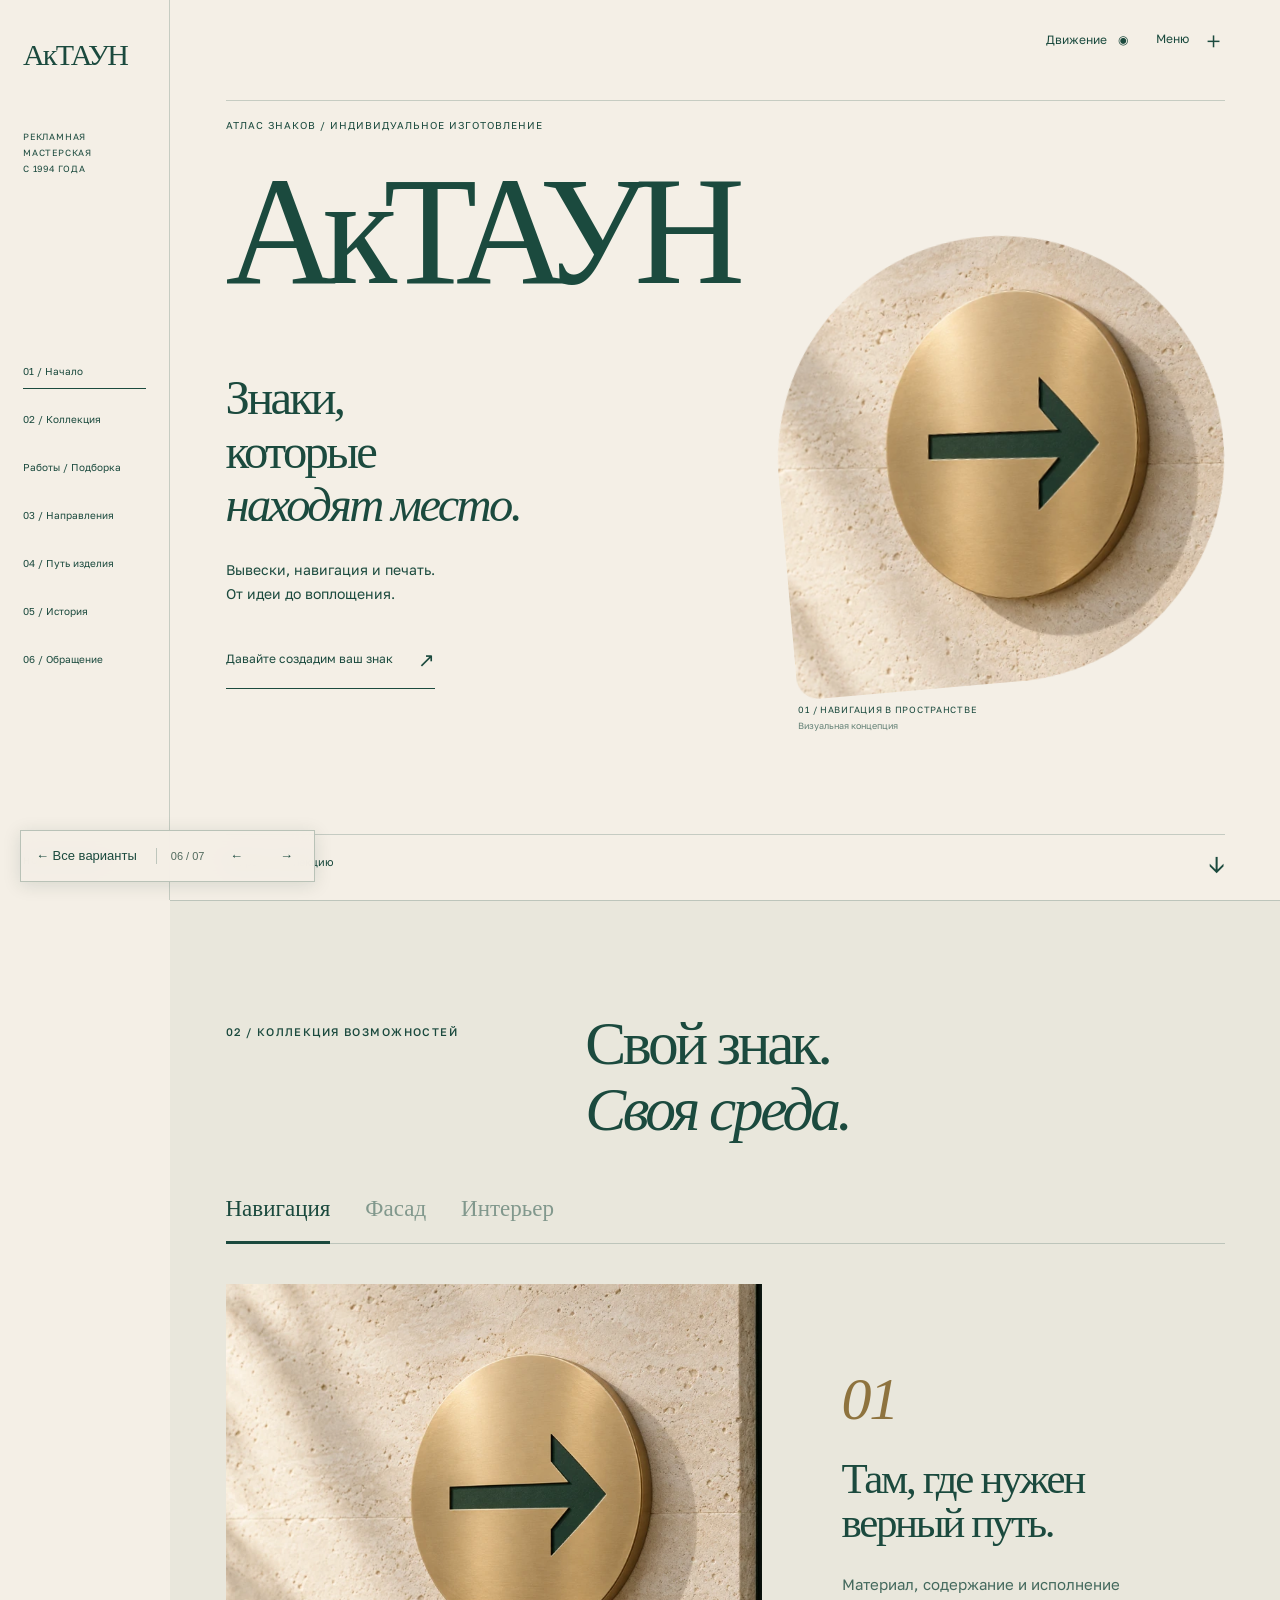
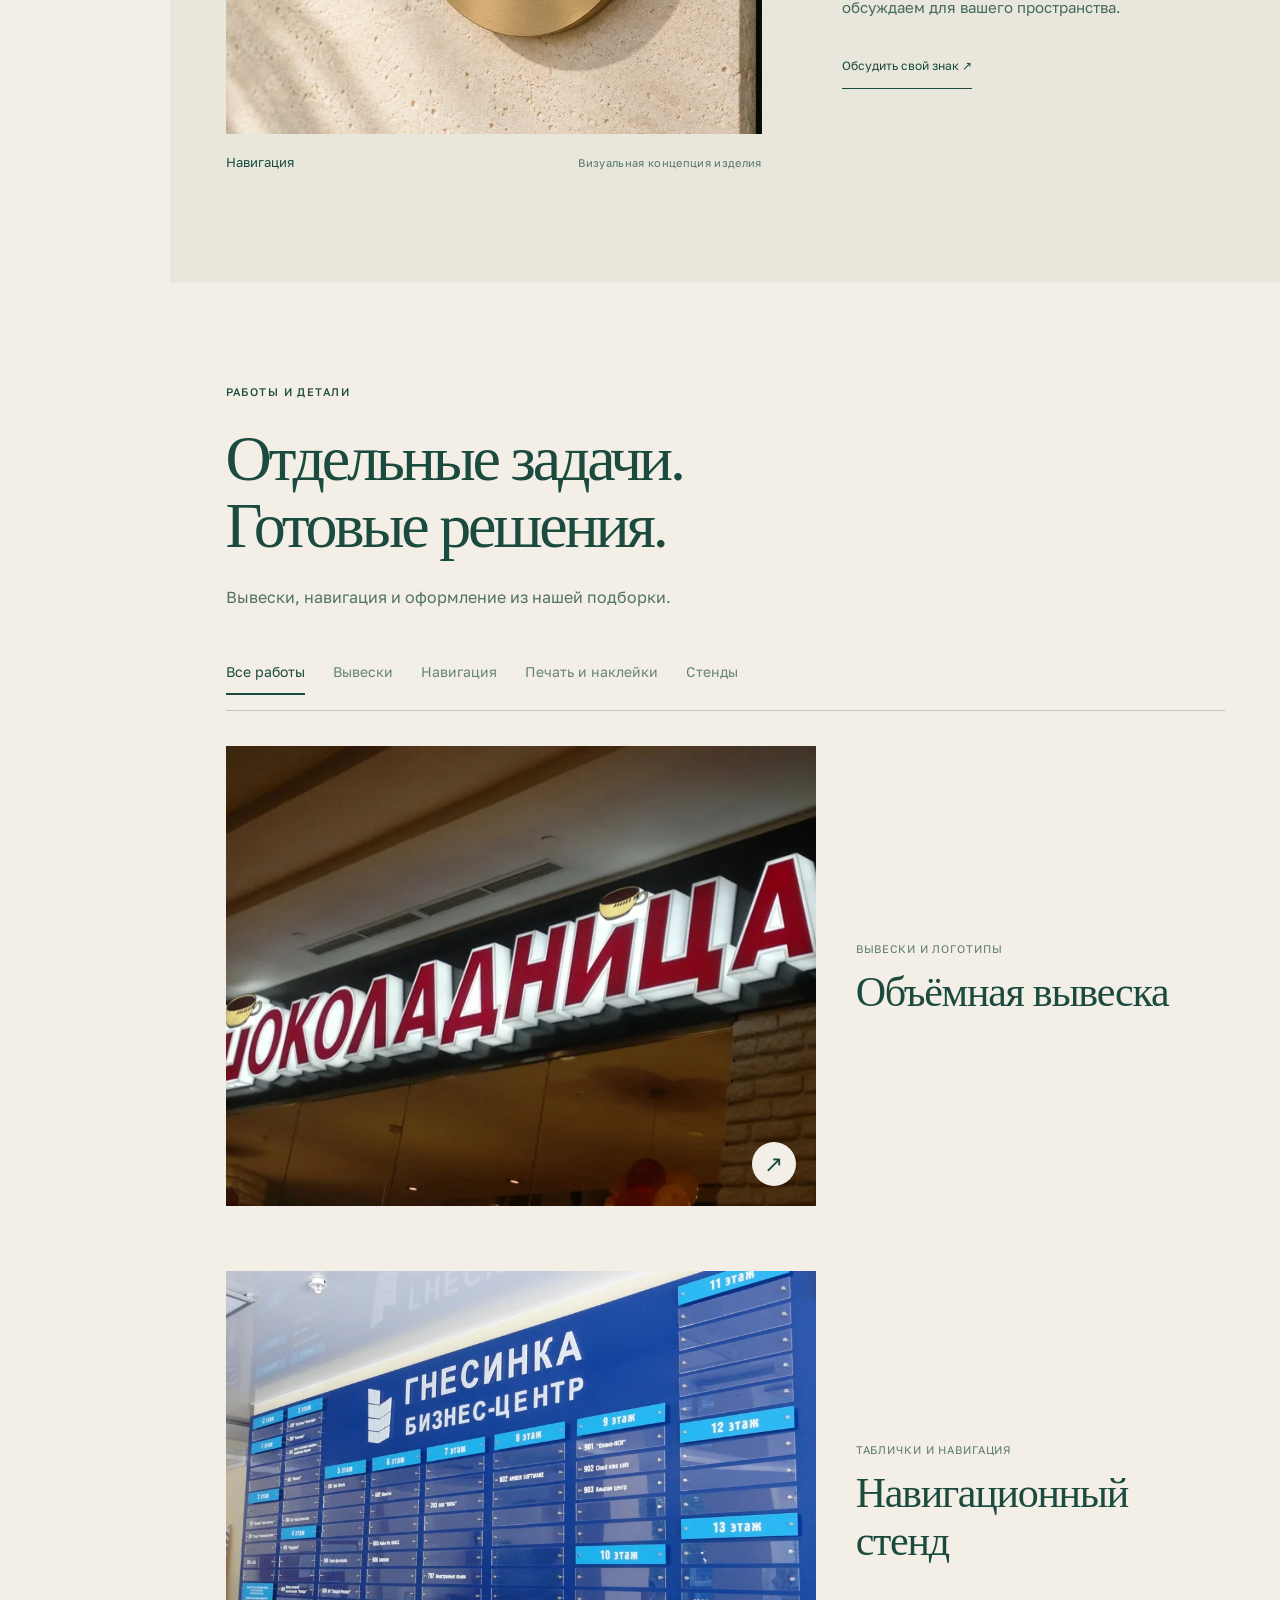
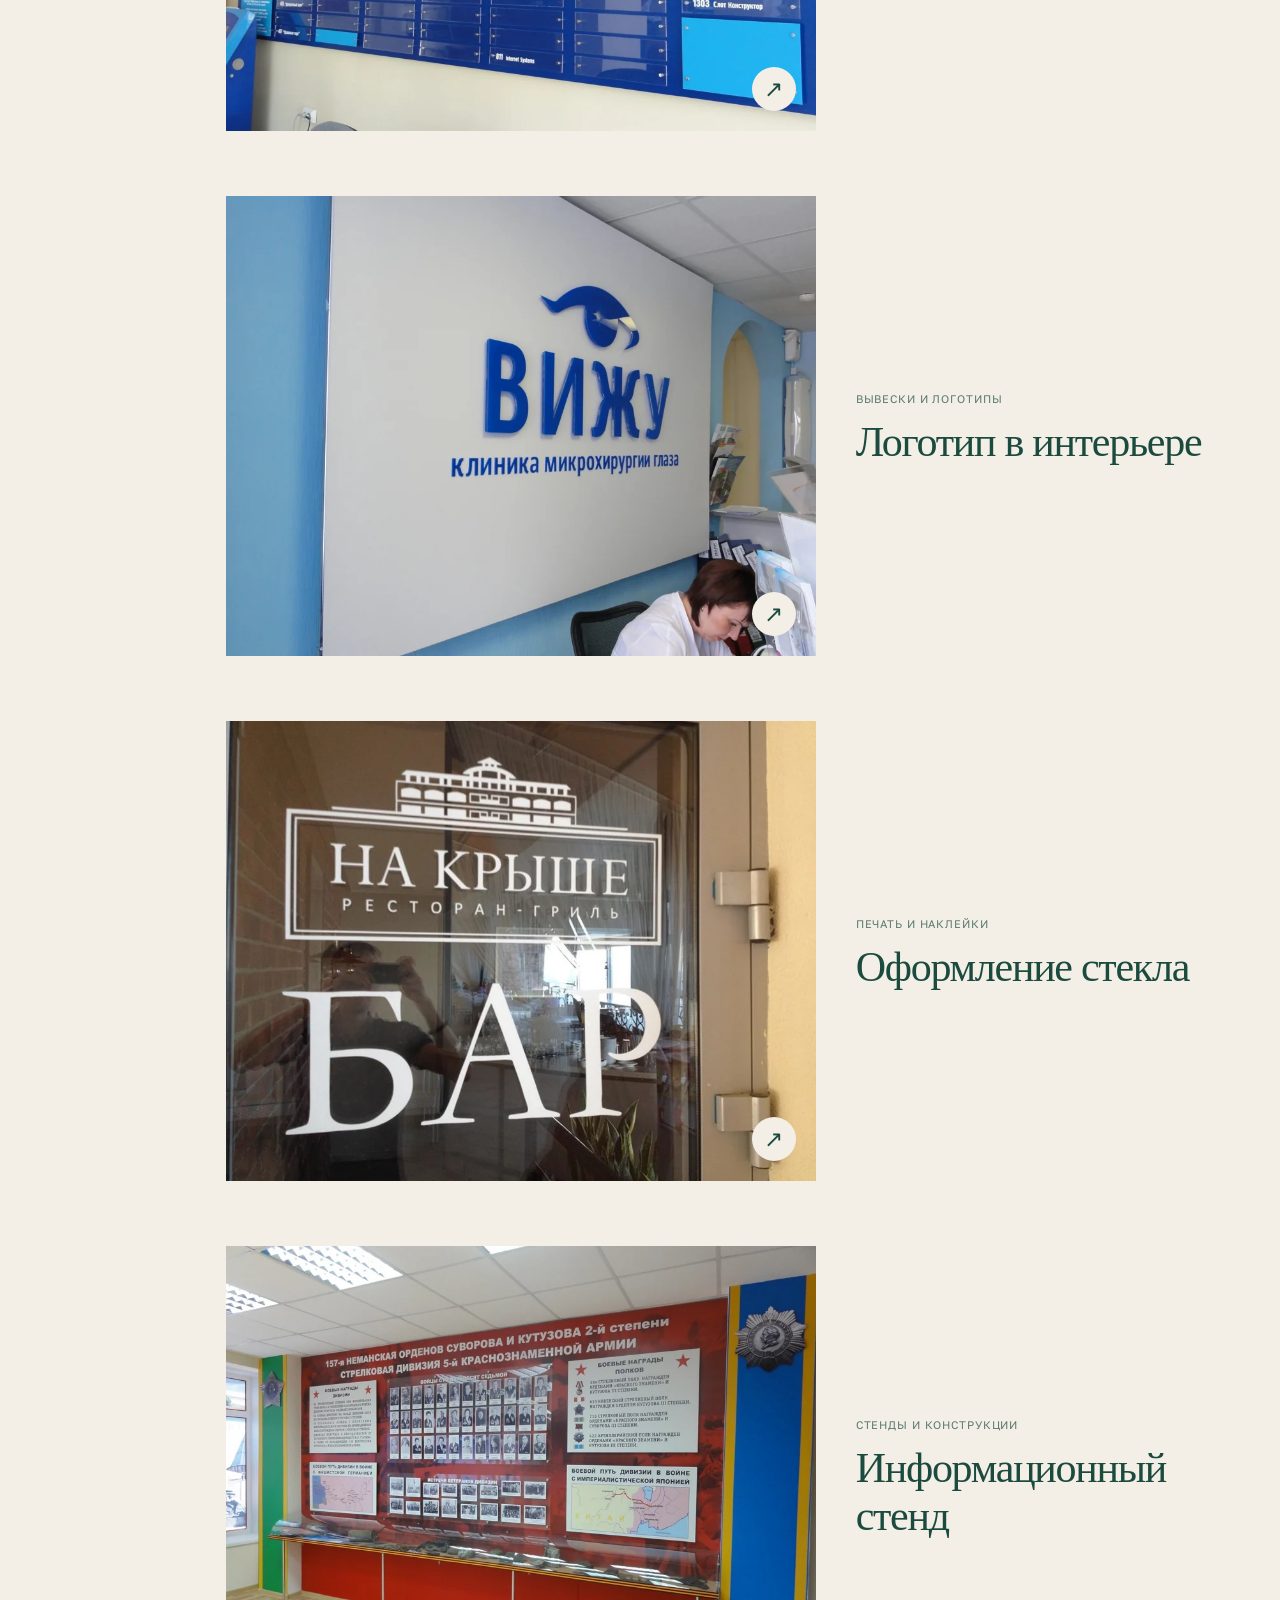
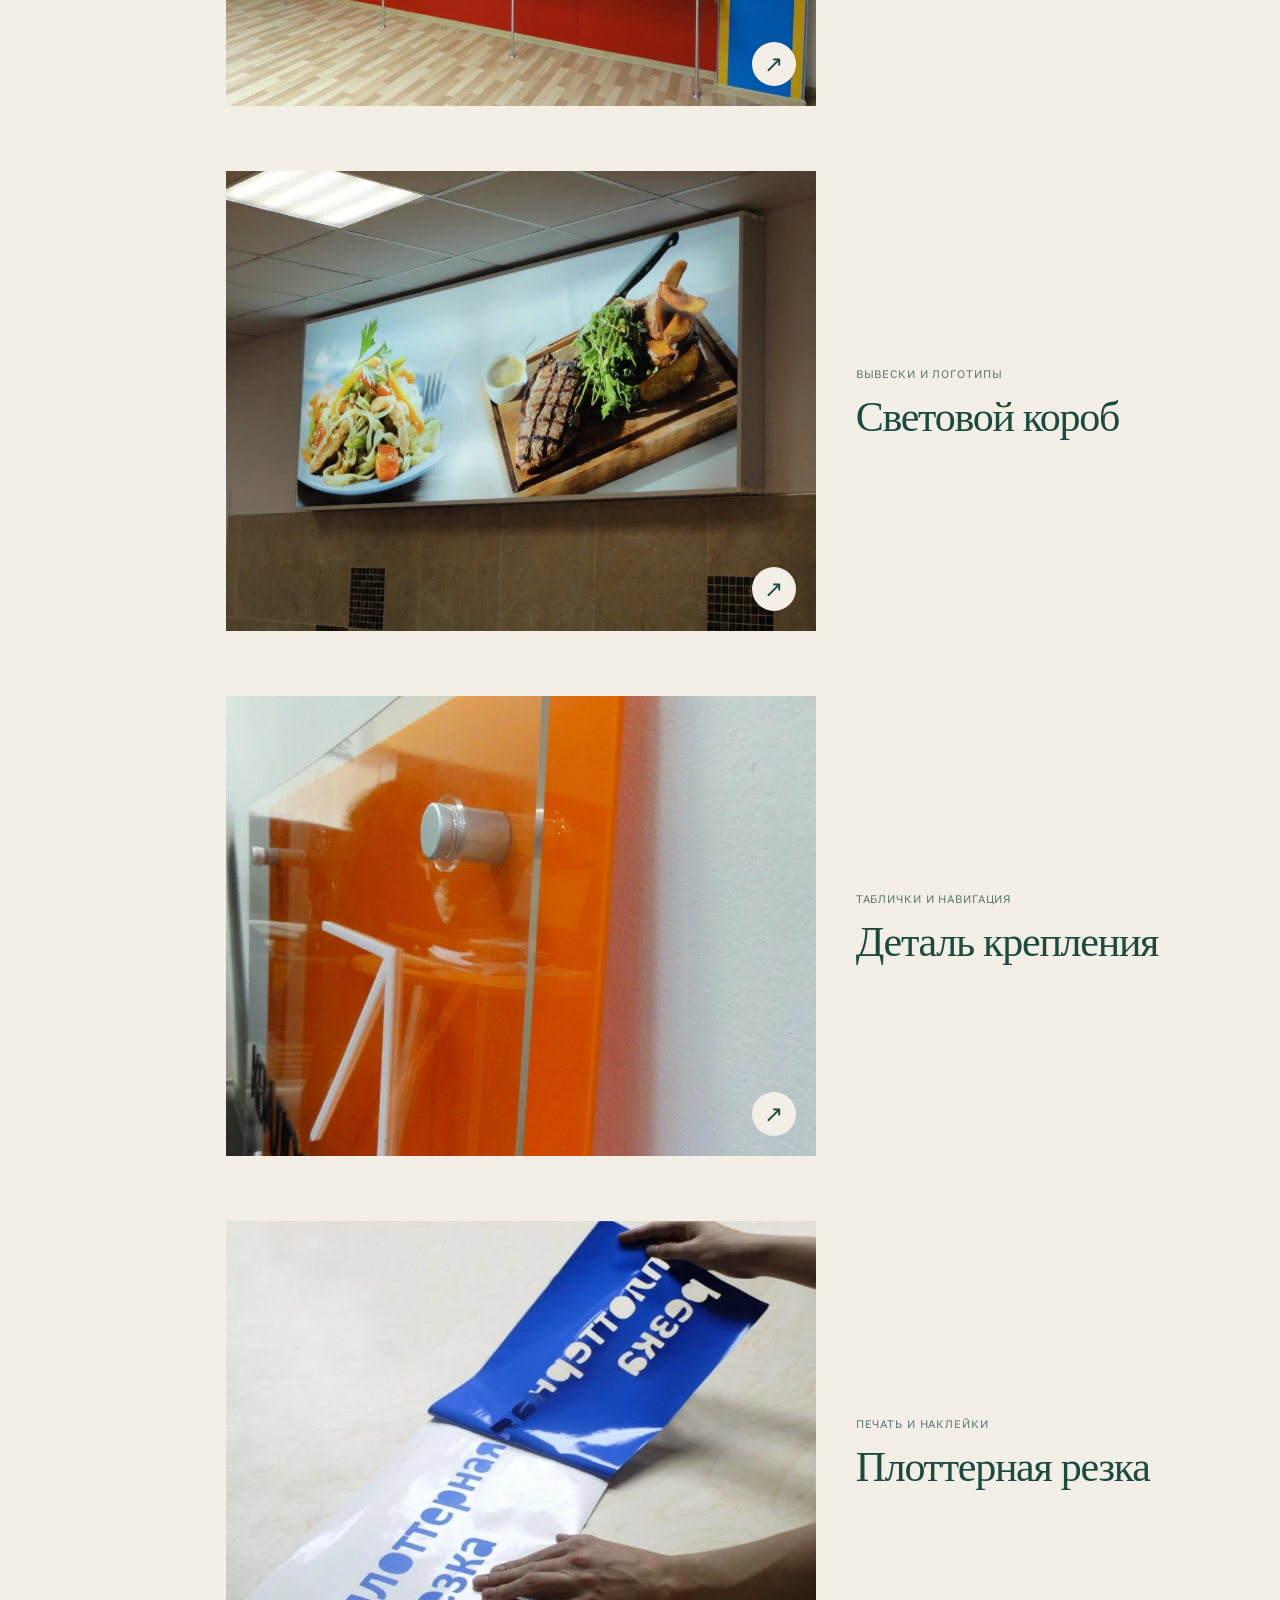
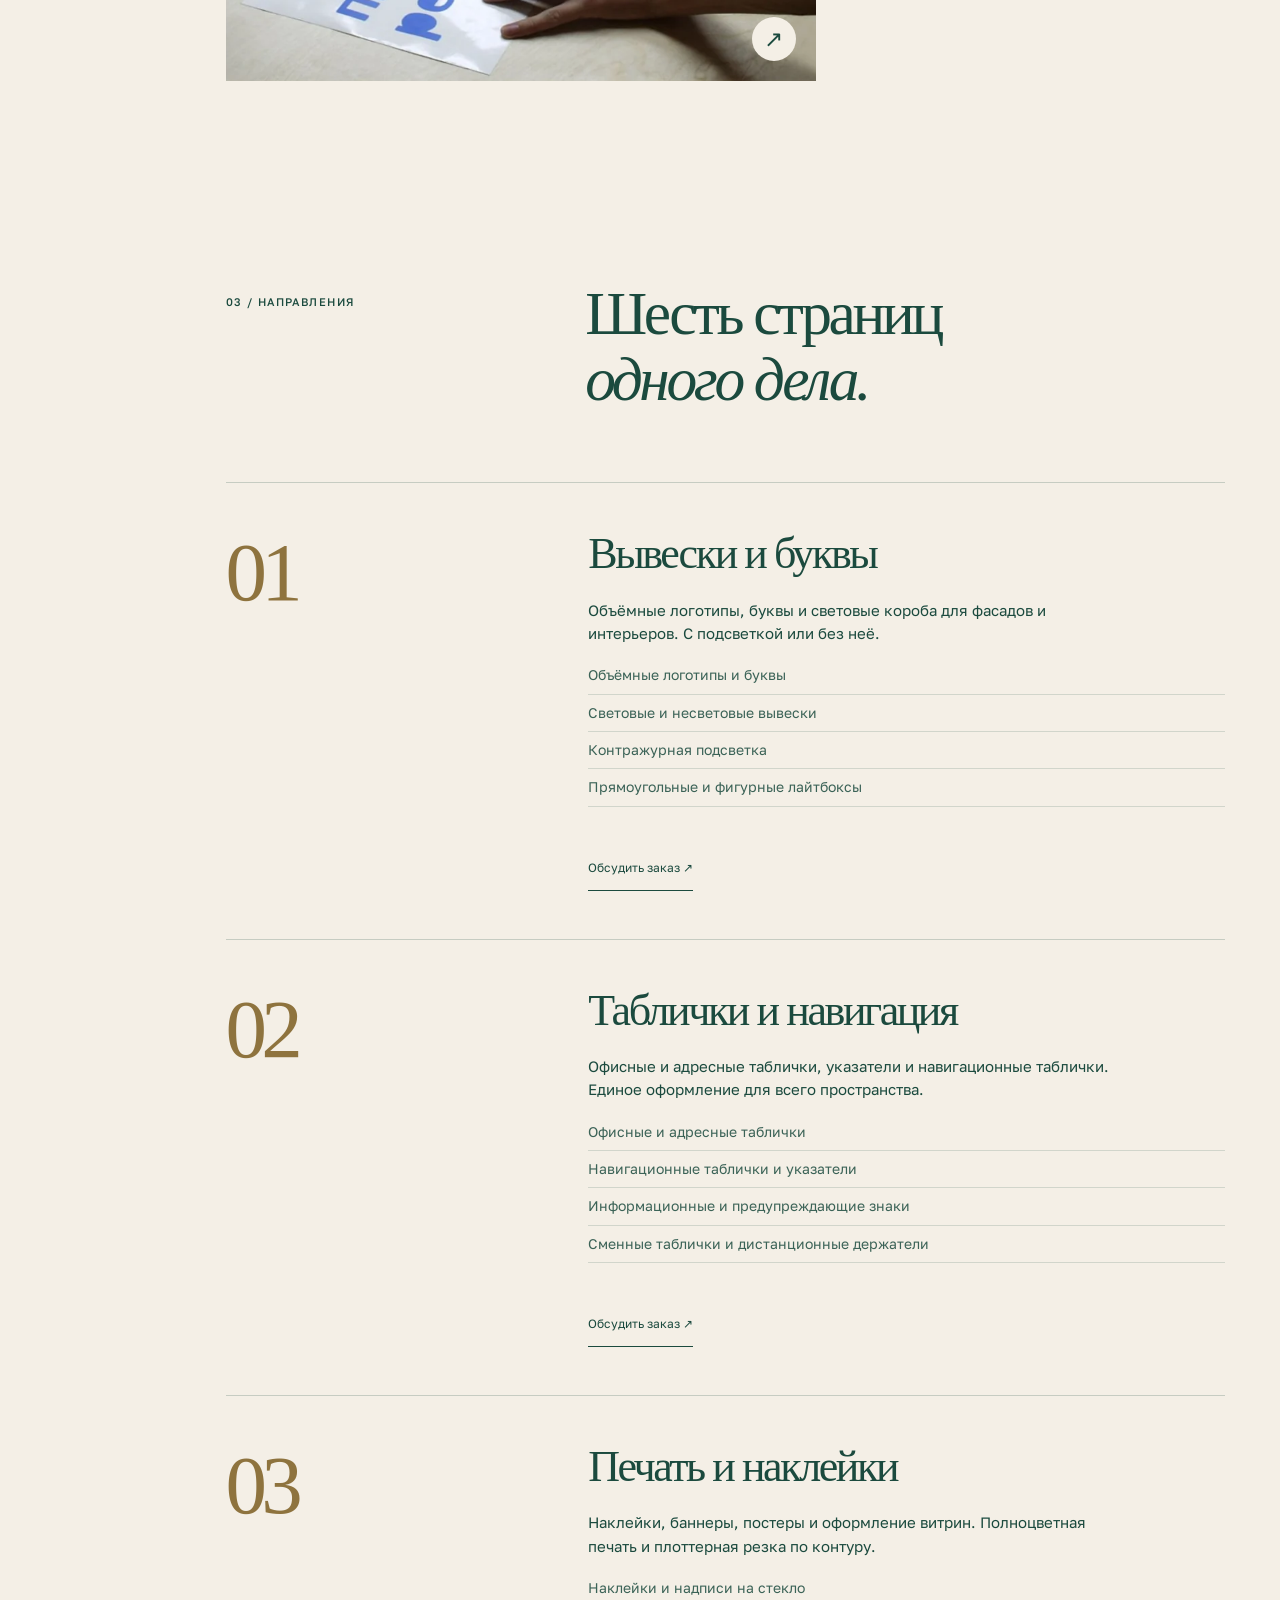
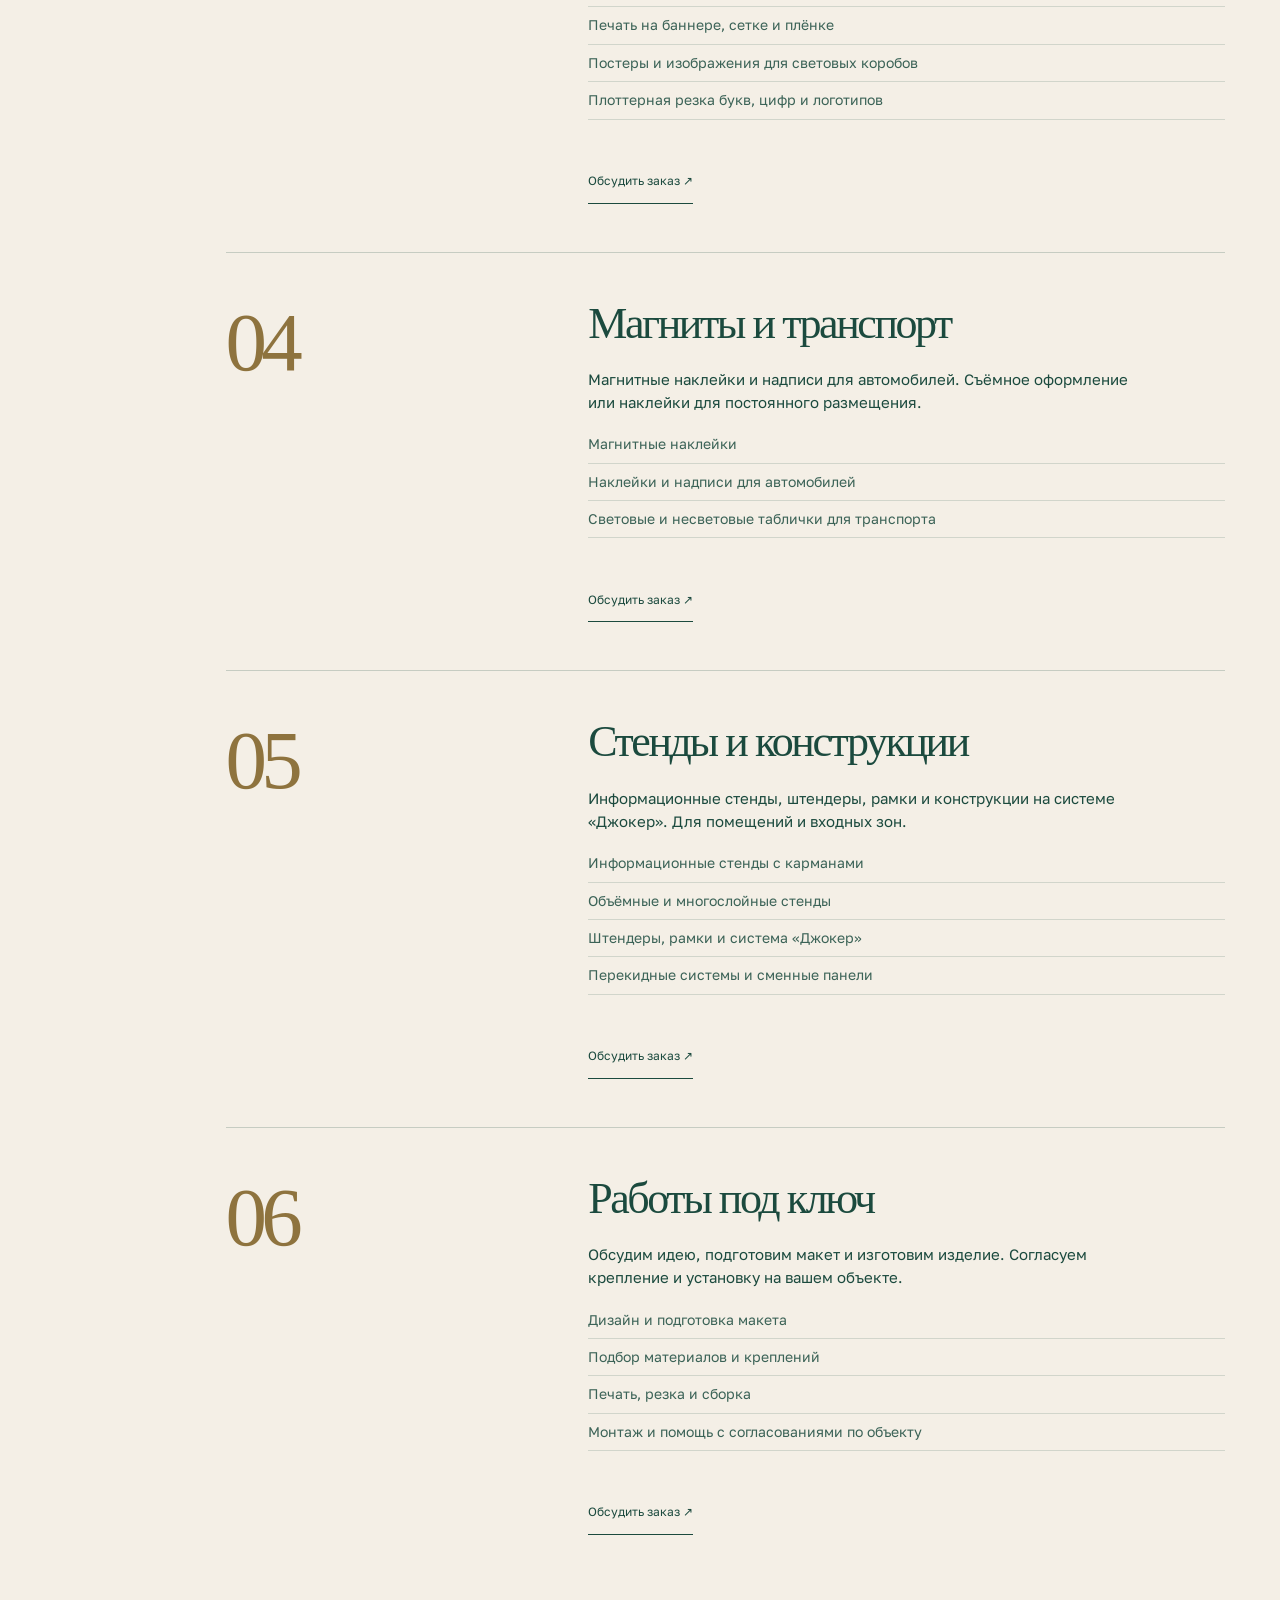
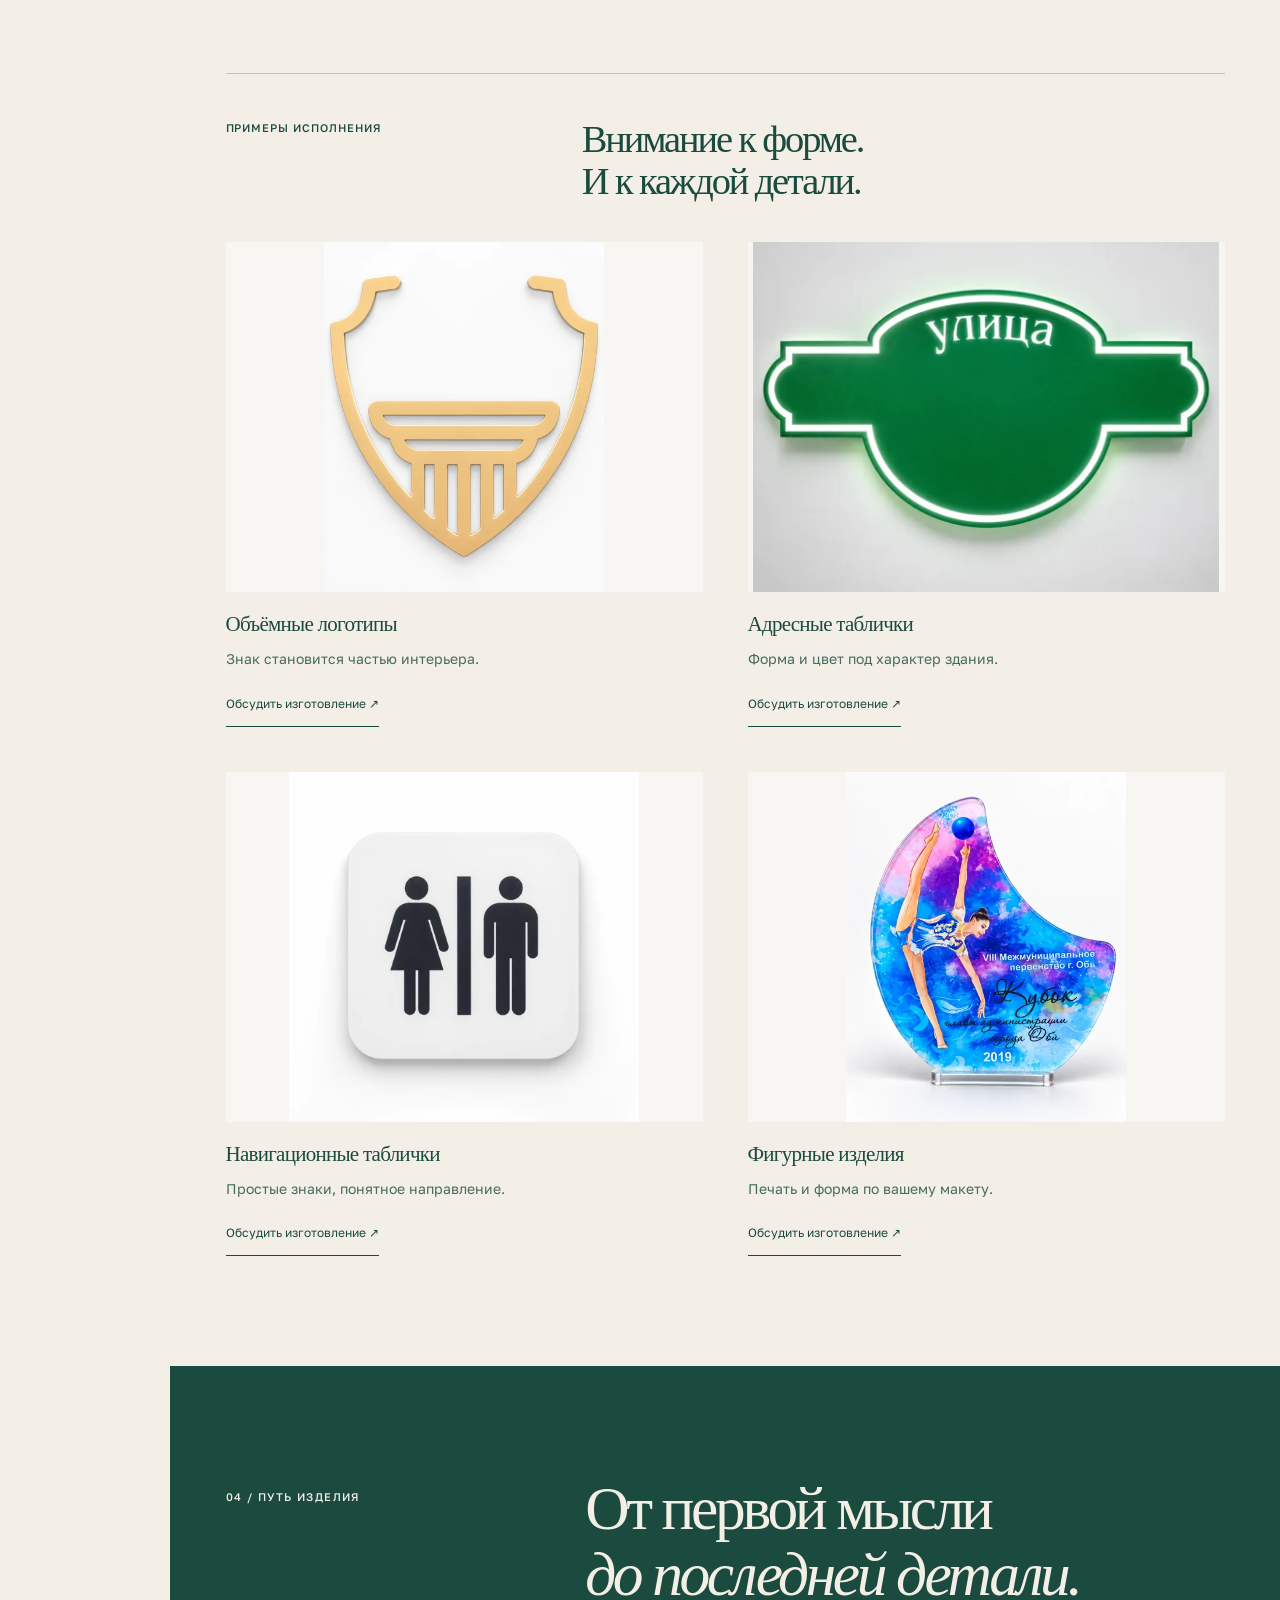
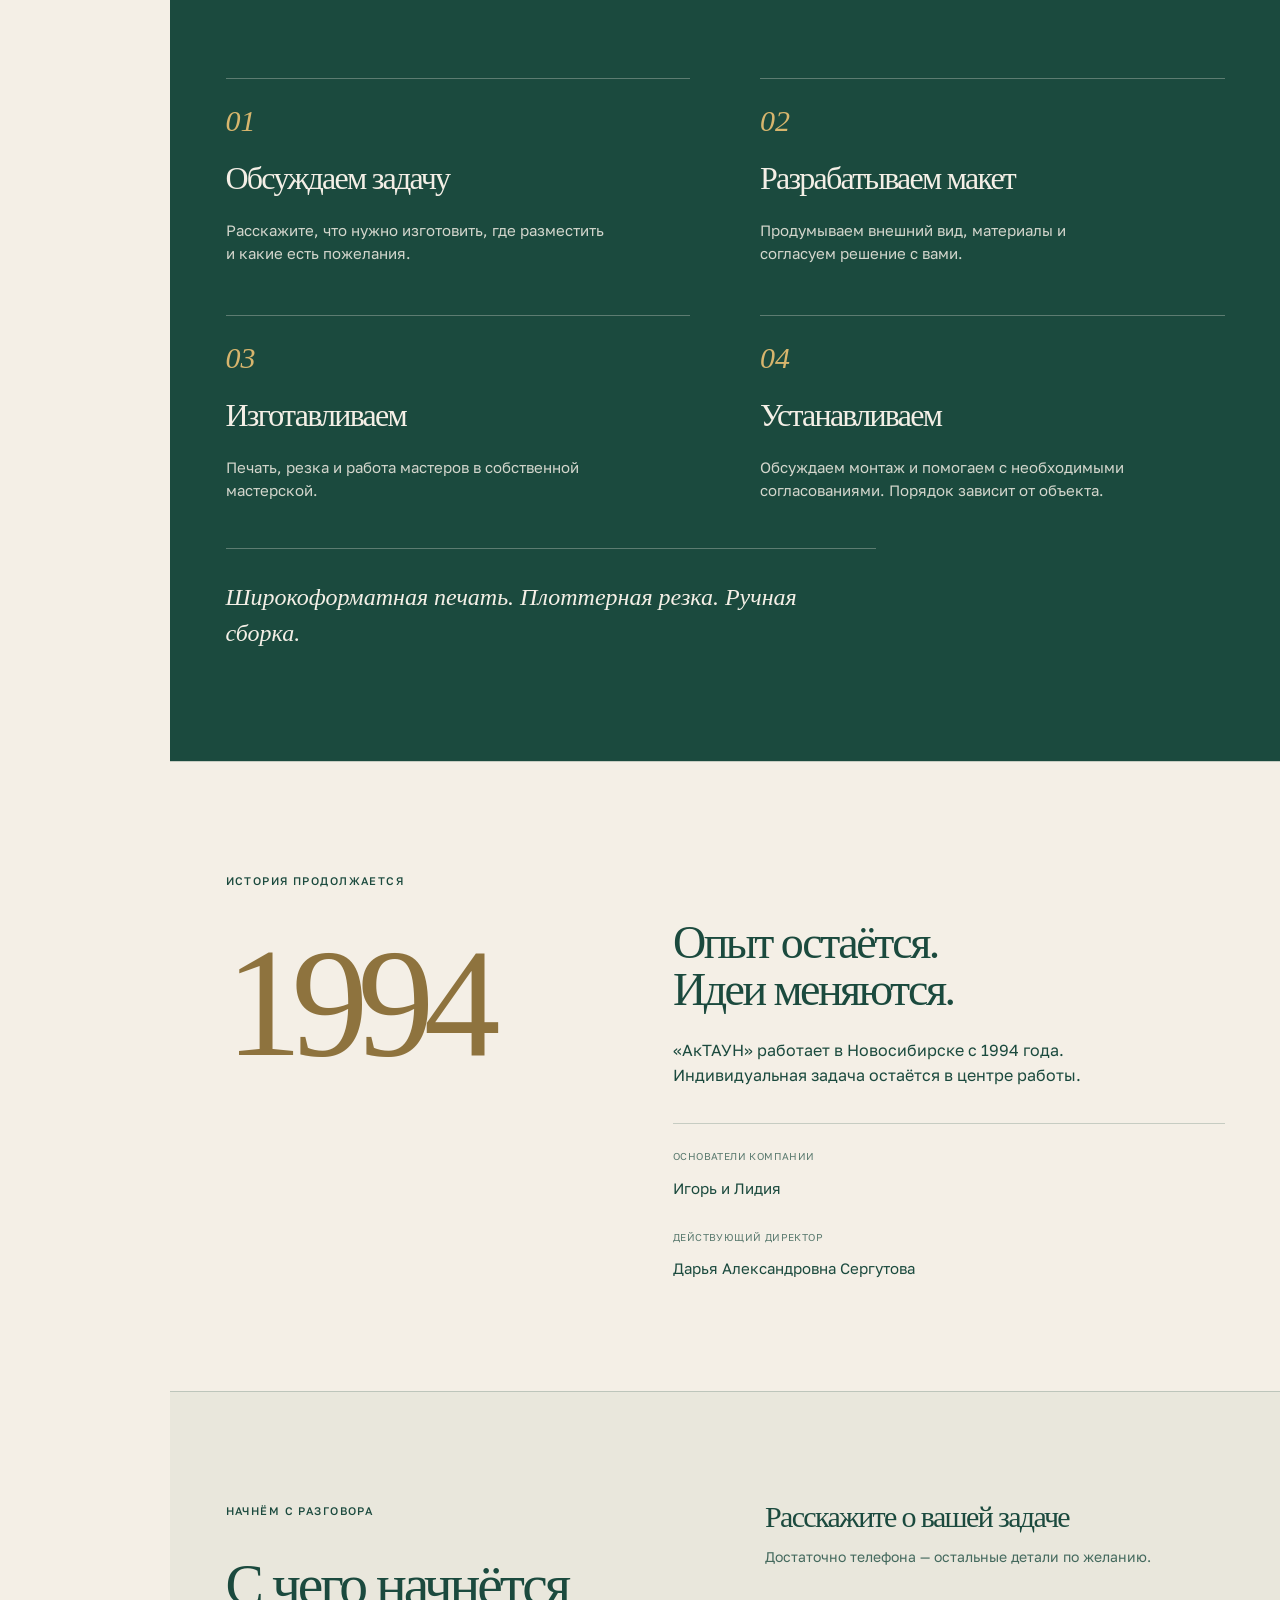
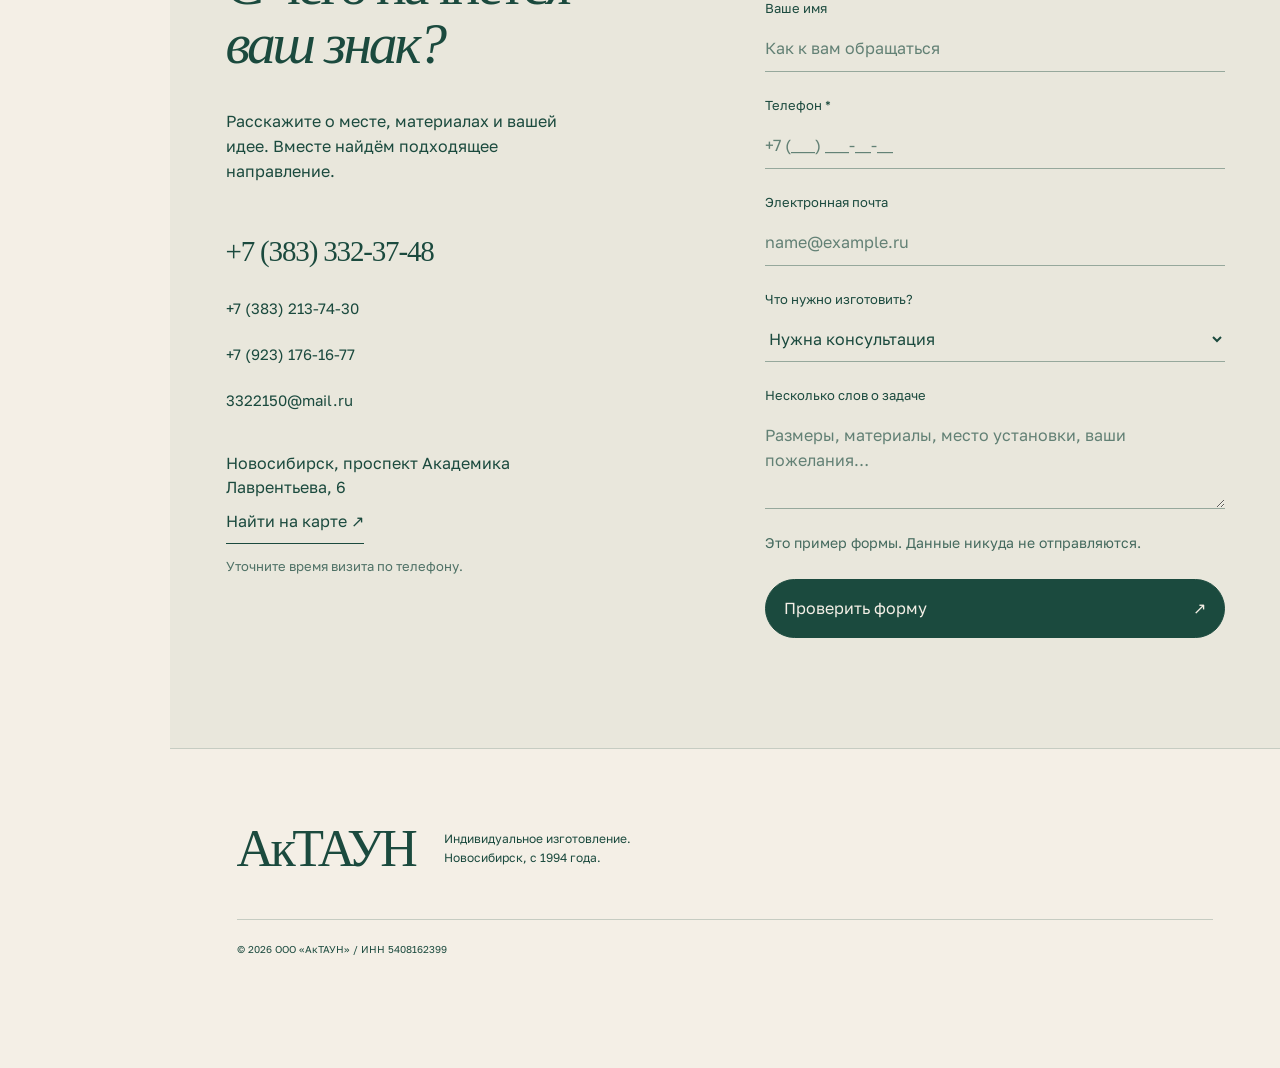
<file: 06-atlas/index.html>
<!doctype html><html lang="ru"><head><meta charset="utf-8"><meta name="viewport" content="width=device-width,initial-scale=1"><meta name="robots" content="noindex,nofollow"><meta name="theme-color" content="#1B4A3E"><title>АкТАУН / Атлас знаков</title><meta name="description" content="Наружная реклама, вывески, таблички и печать. Новосибирск. Индивидуальное изготовление с 1994 года."><link rel="icon" href="../_shared/favicon.svg"><link rel="stylesheet" href="../_shared/next/base.css"><link rel="stylesheet" href="../_shared/next/atlas.css"><script type="module" src="../_shared/next/motion.js"></script><script type="module" src="../_shared/next/form.js"></script><script type="module" src="../_shared/next/atlas.js"></script><link rel="stylesheet" href="../_shared/content-design.css"><script type="module" src="../_shared/content-interactions.js"></script><script type="module" src="../_shared/portfolio.js"></script><link rel="stylesheet" href="../review.css"></head><body data-concept="atlas"><a class="skip" href="#main">Перейти к содержанию</a><aside class="atlas-rail"><a href="#home" class="mini-brand">АкТАУН</a><p>РЕКЛАМНАЯ<br>МАСТЕРСКАЯ<br>С 1994 ГОДА</p><nav aria-label="Оглавление"><a href="#home">01 / Начало</a><a href="#works">02 / Коллекция</a><a href="#portfolio">Работы / Подборка</a><a href="#services">03 / Направления</a><a href="#process">04 / Путь изделия</a><a href="#about">05 / История</a><a href="#contact">06 / Обращение</a></nav><span>НОВОСИБИРСК</span></aside><header class="masthead"><a href="#home" class="mini-brand">АкТАУН</a><div class="header-tools"><button class="motion-toggle" type="button" aria-pressed="false" aria-label="Отключить анимации">Движение <span aria-hidden="true">◉</span></button><button class="menu-open" type="button" aria-haspopup="dialog" aria-controls="menu-screen">Меню <span aria-hidden="true">＋</span></button></div></header>
<main id="main"><section id="home" class="atlas-hero"><p class="atlas-edition">АТЛАС ЗНАКОВ / ИНДИВИДУАЛЬНОЕ ИЗГОТОВЛЕНИЕ</p><p class="atlas-brand" data-entrance>АкТАУН</p><div class="atlas-hero-body"><div class="atlas-promise"><h1>Знаки,<br>которые<br><em>находят место.</em></h1><p>Вывески, навигация и печать.<br>От идеи до воплощения.</p><a class="atlas-cta" href="#contact">Давайте создадим ваш знак <span>↗</span></a></div><figure class="atlas-orbit"><div><img src="../_shared/assets/stone-sign-1600.webp" srcset="../_shared/assets/stone-sign-960.webp 960w, ../_shared/assets/stone-sign-1600.webp 1600w" sizes="(max-width:700px) 100vw, 70vw" width="1600" height="1067" alt="Концепция круглого навигационного знака на каменной стене" loading="eager" decoding="async"></div><figcaption>01 / НАВИГАЦИЯ В ПРОСТРАНСТВЕ<br><span>Визуальная концепция</span></figcaption></figure></div><a class="atlas-next" href="#works">Открыть коллекцию <span>↓</span></a></section>
<section id="works" class="atlas-collection chapter"><div class="atlas-section-title"><p class="eyebrow">02 / Коллекция возможностей</p><h2>Свой знак.<br><em>Своя среда.</em></h2></div><div class="scene-tabs" role="tablist" aria-label="Сцены коллекции"><button id="scene-tab-0" type="button" role="tab" aria-selected="true" aria-controls="scene-panel" tabindex="0" data-scene="0">Навигация</button><button id="scene-tab-1" type="button" role="tab" aria-selected="false" aria-controls="scene-panel" tabindex="-1" data-scene="1">Фасад</button><button id="scene-tab-2" type="button" role="tab" aria-selected="false" aria-controls="scene-panel" tabindex="-1" data-scene="2">Интерьер</button></div><div class="scene-layout" id="scene-panel" role="tabpanel" aria-labelledby="scene-tab-0" tabindex="0"><figure><div class="scene-picture"><img src="../_shared/assets/stone-sign-1600.webp" srcset="../_shared/assets/stone-sign-960.webp 960w, ../_shared/assets/stone-sign-1600.webp 1600w" sizes="(max-width:700px) 100vw, 70vw" width="1600" height="1067" alt="Концепция навигационного знака" loading="lazy" decoding="async"></div><figcaption><span id="scene-caption">Навигация</span><p class="concept-note">Визуальная концепция изделия</p></figcaption></figure><div class="scene-copy"><p class="scene-number">01</p><h3 id="scene-title">Там, где нужен<br>верный путь.</h3><p>Материал, содержание и исполнение обсуждаем для вашего пространства.</p><a href="#contact" class="link">Обсудить свой знак ↗</a></div></div></section><section class="content-portfolio chapter" id="portfolio"><div class="portfolio-heading"><p class="eyebrow">РАБОТЫ И ДЕТАЛИ</p><h2>Отдельные задачи.<br>Готовые решения.</h2><p>Вывески, навигация и оформление из нашей подборки.</p></div><div data-portfolio></div></section>
<section id="services" class="atlas-services chapter"><div class="atlas-section-title"><p class="eyebrow">03 / Направления</p><h2>Шесть страниц<br><em>одного дела.</em></h2></div><div class="atlas-pages"><article data-reveal><span>01</span><div><h3>Вывески и буквы</h3><p>Объёмные логотипы, буквы и световые короба для фасадов и интерьеров. С подсветкой или без неё.</p><ul class="service-items"><li>Объёмные логотипы и буквы</li><li>Световые и несветовые вывески</li><li>Контражурная подсветка</li><li>Прямоугольные и фигурные лайтбоксы</li></ul><button class="link" type="button" data-service="signs">Обсудить заказ ↗</button></div></article><article data-reveal><span>02</span><div><h3>Таблички и навигация</h3><p>Офисные и адресные таблички, указатели и навигационные таблички. Единое оформление для всего пространства.</p><ul class="service-items"><li>Офисные и адресные таблички</li><li>Навигационные таблички и указатели</li><li>Информационные и предупреждающие знаки</li><li>Сменные таблички и дистанционные держатели</li></ul><button class="link" type="button" data-service="navigation">Обсудить заказ ↗</button></div></article><article data-reveal><span>03</span><div><h3>Печать и наклейки</h3><p>Наклейки, баннеры, постеры и оформление витрин. Полноцветная печать и плоттерная резка по контуру.</p><ul class="service-items"><li>Наклейки и надписи на стекло</li><li>Печать на баннере, сетке и плёнке</li><li>Постеры и изображения для световых коробов</li><li>Плоттерная резка букв, цифр и логотипов</li></ul><button class="link" type="button" data-service="print">Обсудить заказ ↗</button></div></article><article data-reveal><span>04</span><div><h3>Магниты и транспорт</h3><p>Магнитные наклейки и надписи для автомобилей. Съёмное оформление или наклейки для постоянного размещения.</p><ul class="service-items"><li>Магнитные наклейки</li><li>Наклейки и надписи для автомобилей</li><li>Световые и несветовые таблички для транспорта</li></ul><button class="link" type="button" data-service="transport">Обсудить заказ ↗</button></div></article><article data-reveal><span>05</span><div><h3>Стенды и конструкции</h3><p>Информационные стенды, штендеры, рамки и конструкции на системе «Джокер». Для помещений и входных зон.</p><ul class="service-items"><li>Информационные стенды с карманами</li><li>Объёмные и многослойные стенды</li><li>Штендеры, рамки и система «Джокер»</li><li>Перекидные системы и сменные панели</li></ul><button class="link" type="button" data-service="stands">Обсудить заказ ↗</button></div></article><article data-reveal><span>06</span><div><h3>Работы под ключ</h3><p>Обсудим идею, подготовим макет и изготовим изделие. Согласуем крепление и установку на вашем объекте.</p><ul class="service-items"><li>Дизайн и подготовка макета</li><li>Подбор материалов и креплений</li><li>Печать, резка и сборка</li><li>Монтаж и помощь с согласованиями по объекту</li></ul><button class="link" type="button" data-service="complete">Обсудить заказ ↗</button></div></article></div><div class="product-collection"><div class="product-intro"><p class="eyebrow">ПРИМЕРЫ ИСПОЛНЕНИЯ</p><h2>Внимание к форме.<br>И к каждой детали.</h2></div><div class="product-examples"><figure><img src="../_shared/assets/content/logo-example-960.webp" srcset="../_shared/assets/content/logo-example-480.webp 480w, ../_shared/assets/content/logo-example-960.webp 960w" sizes="(max-width:700px) 88vw, 25vw" width="960" height="960" alt="Пример: объёмные логотипы" loading="lazy" decoding="async"><figcaption><h3>Объёмные логотипы</h3><p>Знак становится частью интерьера.</p><button type="button" class="product-action" data-product-service="signs">Обсудить изготовление ↗</button></figcaption></figure><figure><img src="../_shared/assets/content/address-example-960.webp" srcset="../_shared/assets/content/address-example-480.webp 480w, ../_shared/assets/content/address-example-960.webp 960w" sizes="(max-width:700px) 88vw, 25vw" width="960" height="960" alt="Пример: адресные таблички" loading="lazy" decoding="async"><figcaption><h3>Адресные таблички</h3><p>Форма и цвет под характер здания.</p><button type="button" class="product-action" data-product-service="navigation">Обсудить изготовление ↗</button></figcaption></figure><figure><img src="../_shared/assets/content/navigation-example-960.webp" srcset="../_shared/assets/content/navigation-example-480.webp 480w, ../_shared/assets/content/navigation-example-960.webp 960w" sizes="(max-width:700px) 88vw, 25vw" width="960" height="960" alt="Пример: навигационные таблички" loading="lazy" decoding="async"><figcaption><h3>Навигационные таблички</h3><p>Простые знаки, понятное направление.</p><button type="button" class="product-action" data-product-service="navigation">Обсудить изготовление ↗</button></figcaption></figure><figure><img src="../_shared/assets/content/shape-example-960.webp" srcset="../_shared/assets/content/shape-example-480.webp 480w, ../_shared/assets/content/shape-example-960.webp 960w" sizes="(max-width:700px) 88vw, 25vw" width="960" height="960" alt="Пример: фигурные изделия" loading="lazy" decoding="async"><figcaption><h3>Фигурные изделия</h3><p>Печать и форма по вашему макету.</p><button type="button" class="product-action" data-product-service="print">Обсудить изготовление ↗</button></figcaption></figure></div></div></section>
<section id="process" class="atlas-process chapter"><div class="atlas-section-title"><p class="eyebrow">04 / Путь изделия</p><h2>От первой мысли<br><em>до последней детали.</em></h2></div><div class="atlas-path"><article data-reveal><span>01</span><h3>Обсуждаем задачу</h3><p>Расскажите, что нужно изготовить, где разместить и какие есть пожелания.</p></article><article data-reveal><span>02</span><h3>Разрабатываем макет</h3><p>Продумываем внешний вид, материалы и согласуем решение с вами.</p></article><article data-reveal><span>03</span><h3>Изготавливаем</h3><p>Печать, резка и работа мастеров в собственной мастерской.</p></article><article data-reveal><span>04</span><h3>Устанавливаем</h3><p>Обсуждаем монтаж и помогаем с необходимыми согласованиями. Порядок зависит от объекта.</p></article></div><p class="atlas-craft">Широкоформатная печать. Плоттерная резка. Ручная сборка.</p></section><section id="about" class="history chapter"><p class="eyebrow">История продолжается</p><div class="history-year">1994</div><div class="history-body"><h2>Опыт остаётся.<br>Идеи меняются.</h2><p>«АкТАУН» работает в Новосибирске с 1994 года. Индивидуальная задача остаётся в центре работы.</p><div class="history-people"><p><small>Основатели компании</small>Игорь и Лидия</p><p><small>Действующий директор</small>Дарья Александровна Сергутова</p></div></div></section><section id="contact" class="contact chapter"><div class="contact-copy"><p class="eyebrow">Начнём с разговора</p><h2>С чего начнётся<br><em>ваш знак?</em></h2><p>Расскажите о месте, материалах и вашей идее. Вместе найдём подходящее направление.</p><a class="contact-phone" href="tel:+73833323748">+7 (383) 332-37-48</a><div class="contact-other"><a href="tel:+73832137430">+7 (383) 213-74-30</a><a href="tel:+79231761677">+7 (923) 176-16-77</a><a href="mailto:3322150@mail.ru">3322150@mail.ru</a></div><address>Новосибирск, проспект Академика Лаврентьева, 6</address><a class="link" href="https://yandex.ru/maps/?text=%D0%9D%D0%BE%D0%B2%D0%BE%D1%81%D0%B8%D0%B1%D0%B8%D1%80%D1%81%D0%BA%2C%20%D0%BF%D1%80%D0%BE%D1%81%D0%BF%D0%B5%D0%BA%D1%82%20%D0%90%D0%BA%D0%B0%D0%B4%D0%B5%D0%BC%D0%B8%D0%BA%D0%B0%20%D0%9B%D0%B0%D0%B2%D1%80%D0%B5%D0%BD%D1%82%D1%8C%D0%B5%D0%B2%D0%B0%2C%206" target="_blank" rel="noopener">Найти на карте ↗</a><p class="hours">Уточните время визита по телефону.</p></div><form id="request-form" novalidate>
        <h3>Расскажите о вашей задаче</h3><p class="form-intro">Достаточно телефона — остальные детали по желанию.</p>
        <div class="form-row"><div class="field"><label for="name">Ваше имя</label><input id="name" name="name" autocomplete="name" maxlength="80" placeholder="Как к вам обращаться"><span class="error" id="name-error"></span></div><div class="field"><label for="phone">Телефон <span aria-hidden="true">*</span></label><input id="phone" name="phone" type="tel" inputmode="tel" autocomplete="tel" maxlength="24" placeholder="+7 (___) ___-__-__" required aria-describedby="phone-error"><span class="error" id="phone-error"></span></div></div>
        <div class="field"><label for="email">Электронная почта</label><input id="email" name="email" type="email" autocomplete="email" maxlength="254" placeholder="name@example.ru" aria-describedby="email-error"><span class="error" id="email-error"></span></div>
        <div class="field"><label for="service">Что нужно изготовить?</label><select id="service" name="service"><option value="consultation">Нужна консультация</option><option value="signs">Вывески и буквы</option><option value="navigation">Таблички и навигация</option><option value="print">Печать и наклейки</option><option value="transport">Магниты и транспорт</option><option value="stands">Стенды и конструкции</option><option value="complete">Работы под ключ</option></select><span class="error" id="service-error"></span></div>
        <div class="field"><label for="message">Несколько слов о задаче</label><textarea id="message" name="message" rows="3" maxlength="2000" placeholder="Размеры, материалы, место установки, ваши пожелания…" aria-describedby="message-error"></textarea><span class="error" id="message-error"></span></div>
        <div class="honeypot" aria-hidden="true"><label for="website">Ваш сайт<input id="website" name="website" tabindex="-1" autocomplete="off"></label></div>
        <p class="review-form-note">Это пример формы. Данные никуда не отправляются.</p>
        <button class="button gold submit" type="submit">Проверить форму <span aria-hidden="true">↗</span></button>
        <div id="form-status" role="status" aria-live="polite"></div>

      </form></section></main><footer><a href="#home" class="footer-brand">АкТАУН</a><p>Индивидуальное изготовление.<br>Новосибирск, с 1994 года.</p><small>© 2026 ООО «АкТАУН» / ИНН 5408162399</small></footer><dialog id="menu-screen" aria-labelledby="menu-title"><div class="menu-heading"><p id="menu-title">АкТАУН / Оглавление</p><button class="menu-close" type="button" aria-label="Закрыть меню">×</button></div><nav><a href="#home">Начало</a><a href="#services">Направления</a><a href="#works">Изделия</a><a href="#portfolio">Работы</a><a href="#process">Как мы работаем</a><a href="#about">История</a><a href="#contact">Обсудить проект</a></nav></dialog><nav class="review-navigation" aria-label="Варианты сайта"><a href="../index.html">← Все варианты</a><span>06 / 07</span><a href="../05-light/index.html" aria-label="Предыдущий вариант">←</a><a href="../07-signal/index.html" aria-label="Следующий вариант">→</a></nav></body></html>
</file>
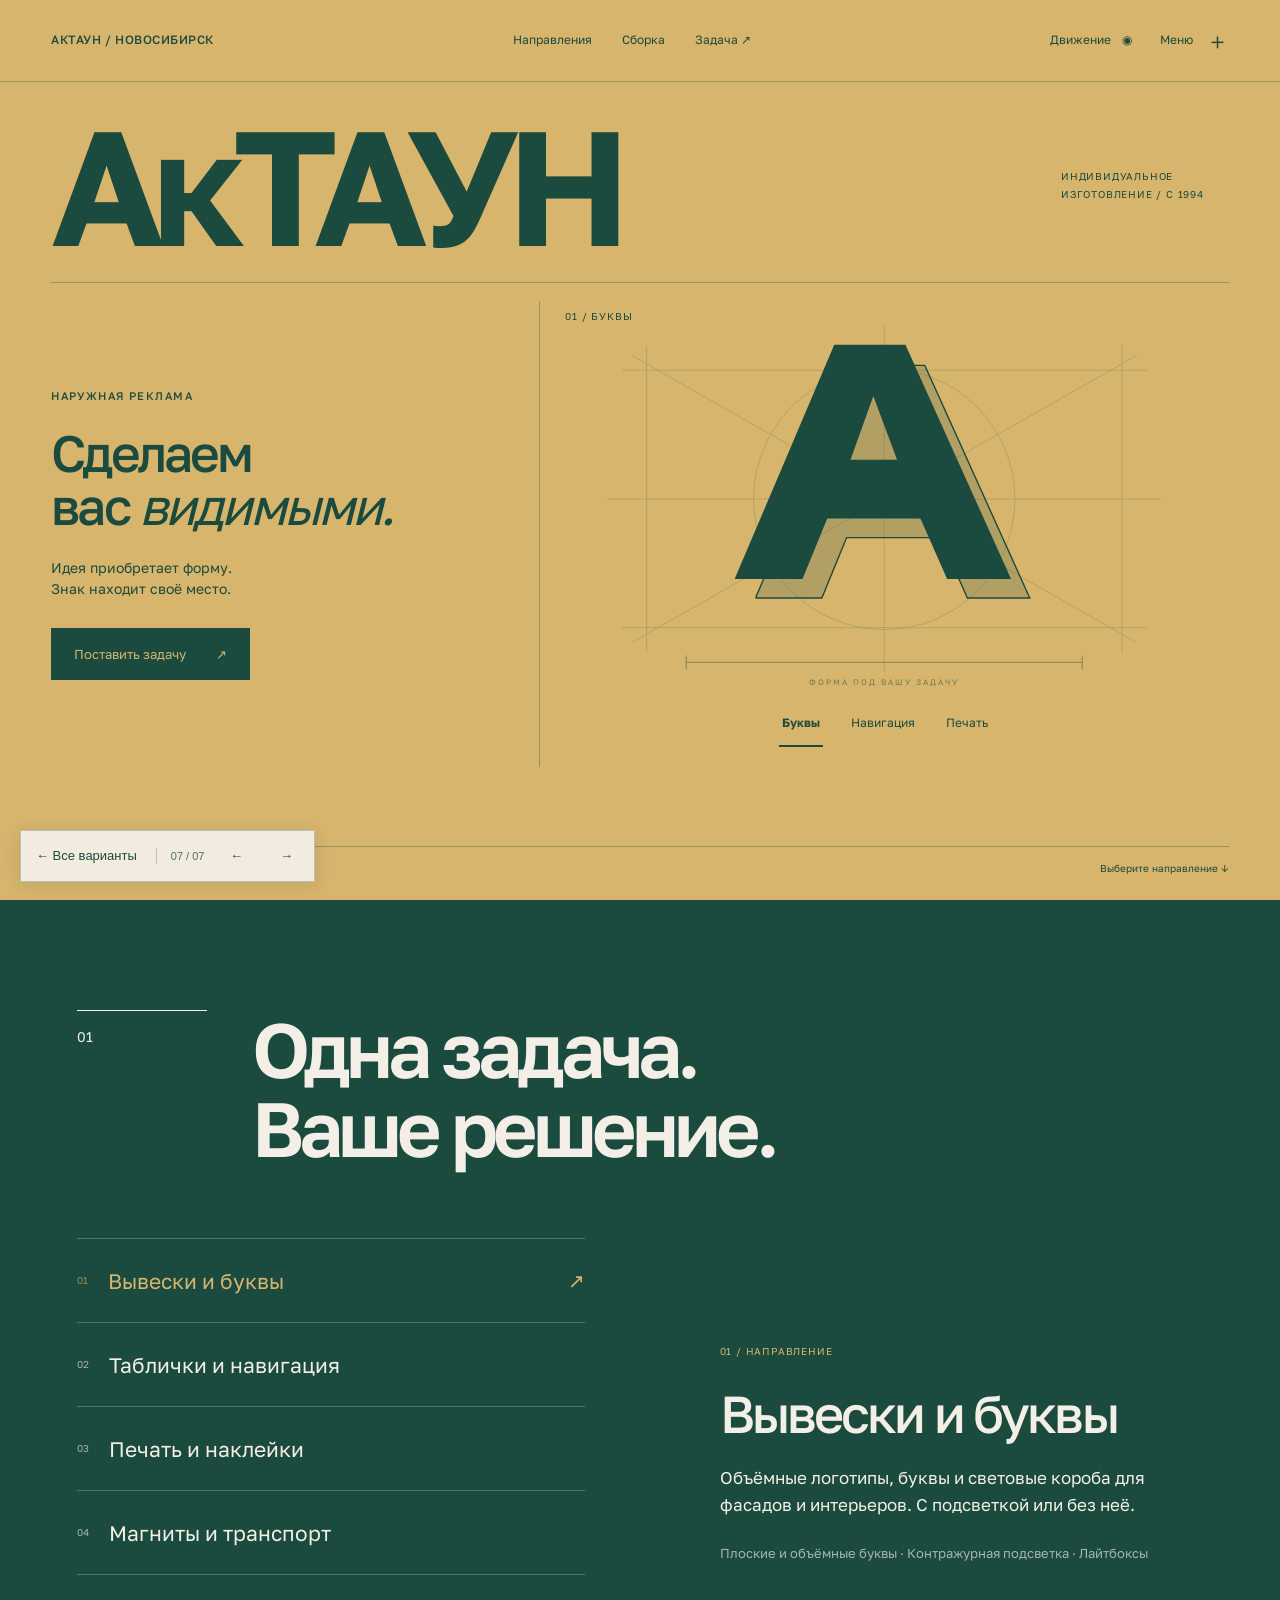
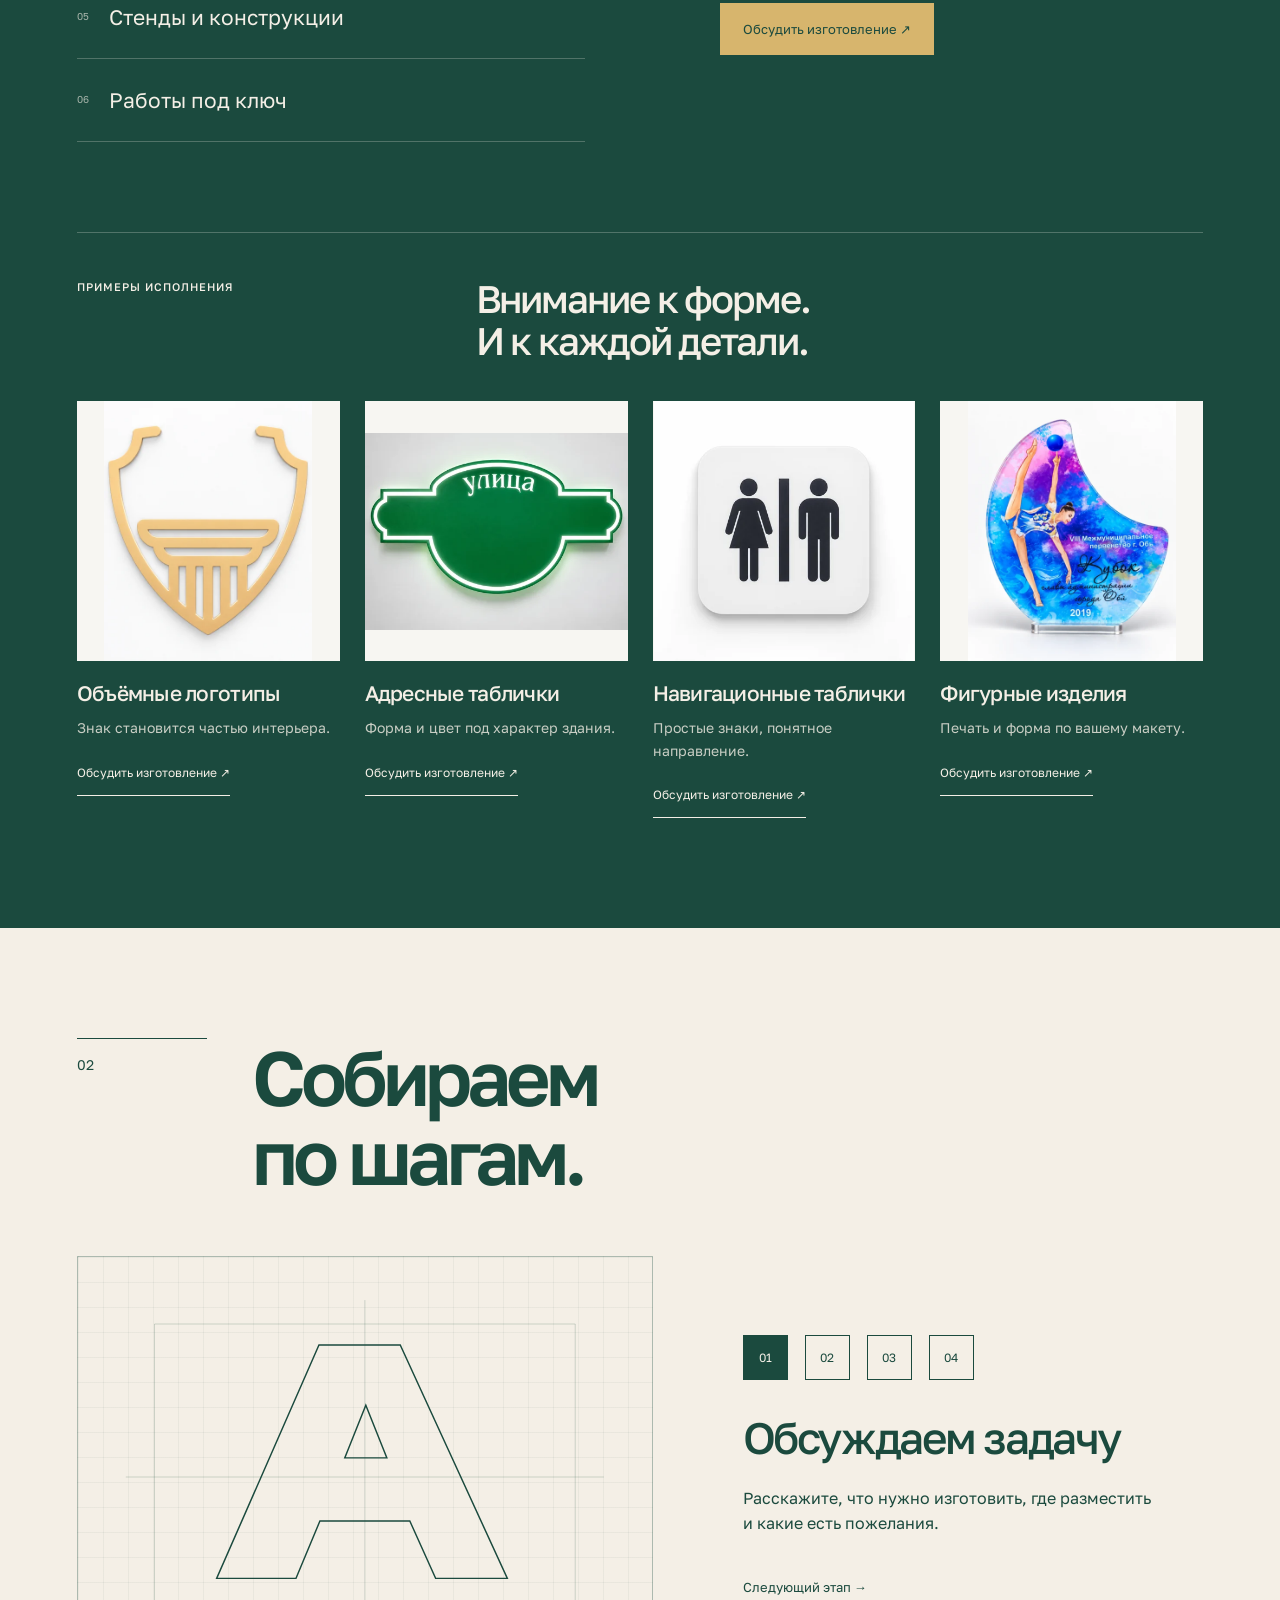
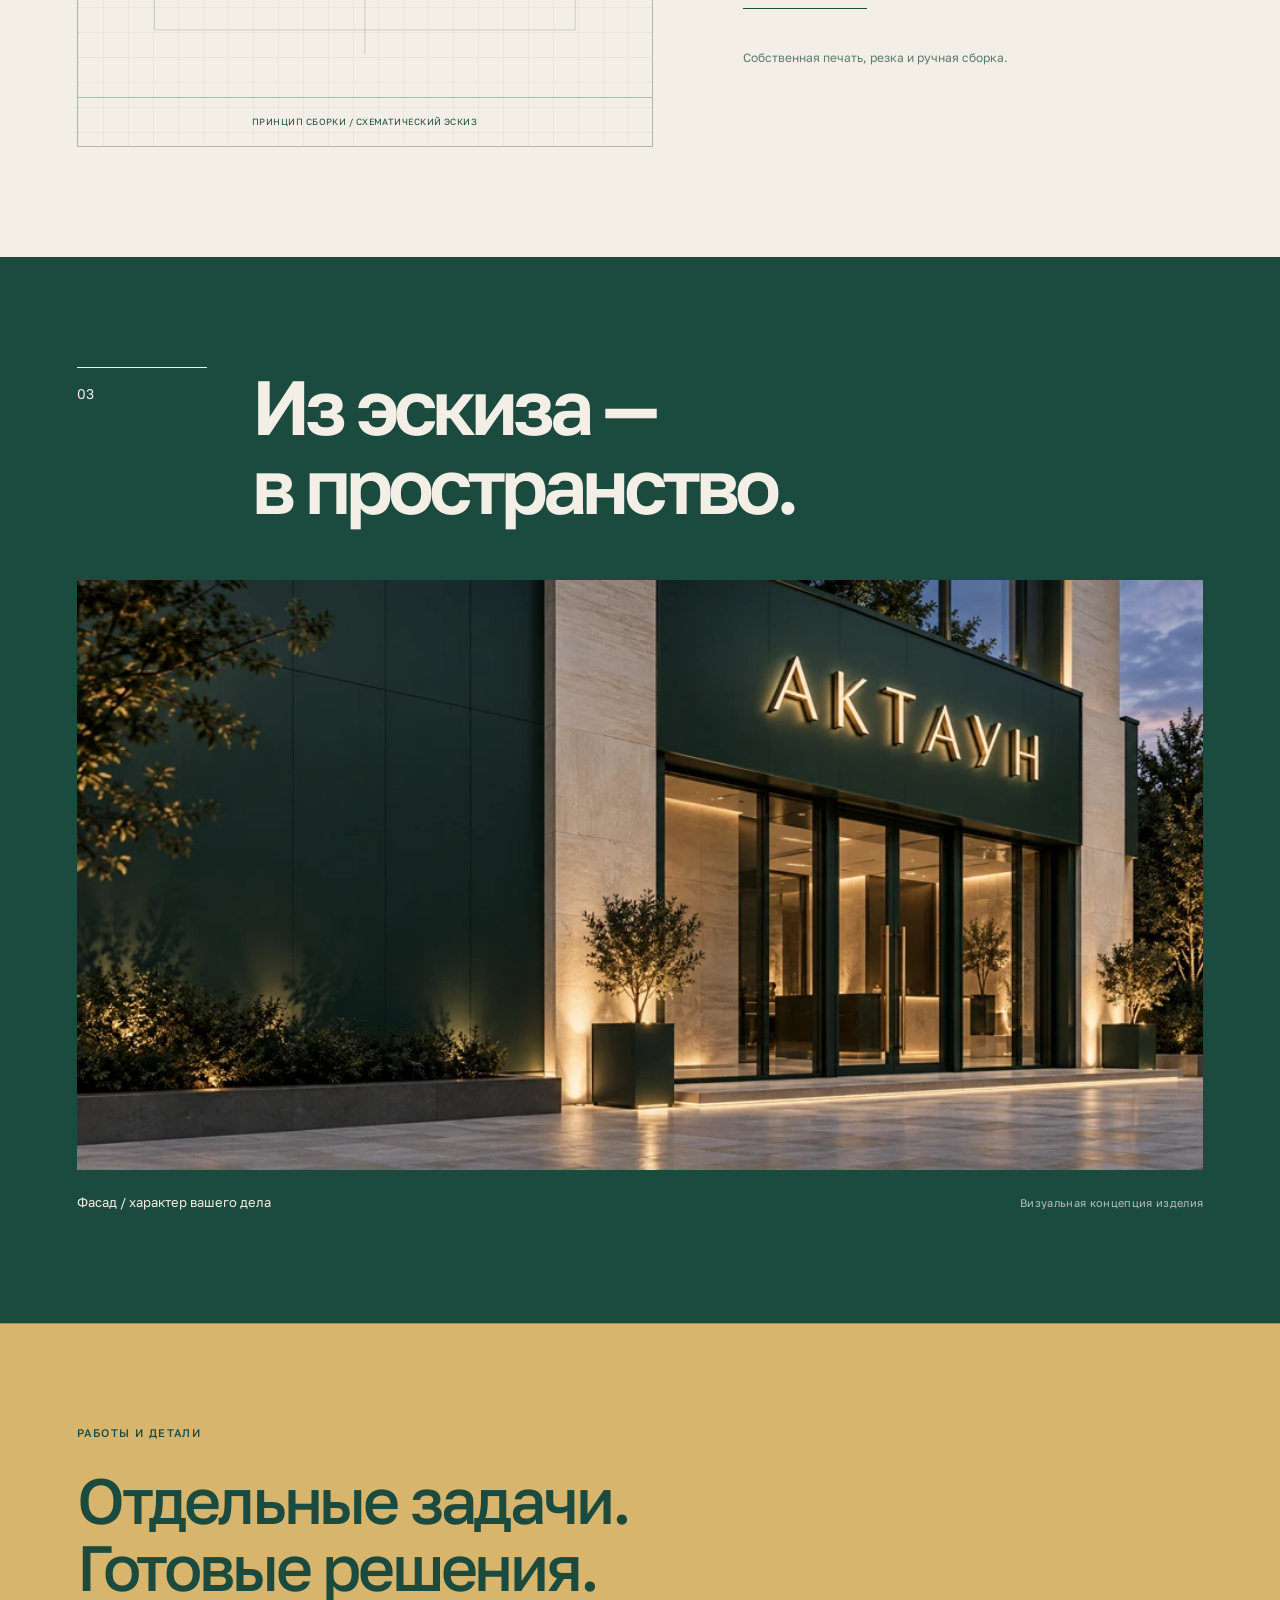
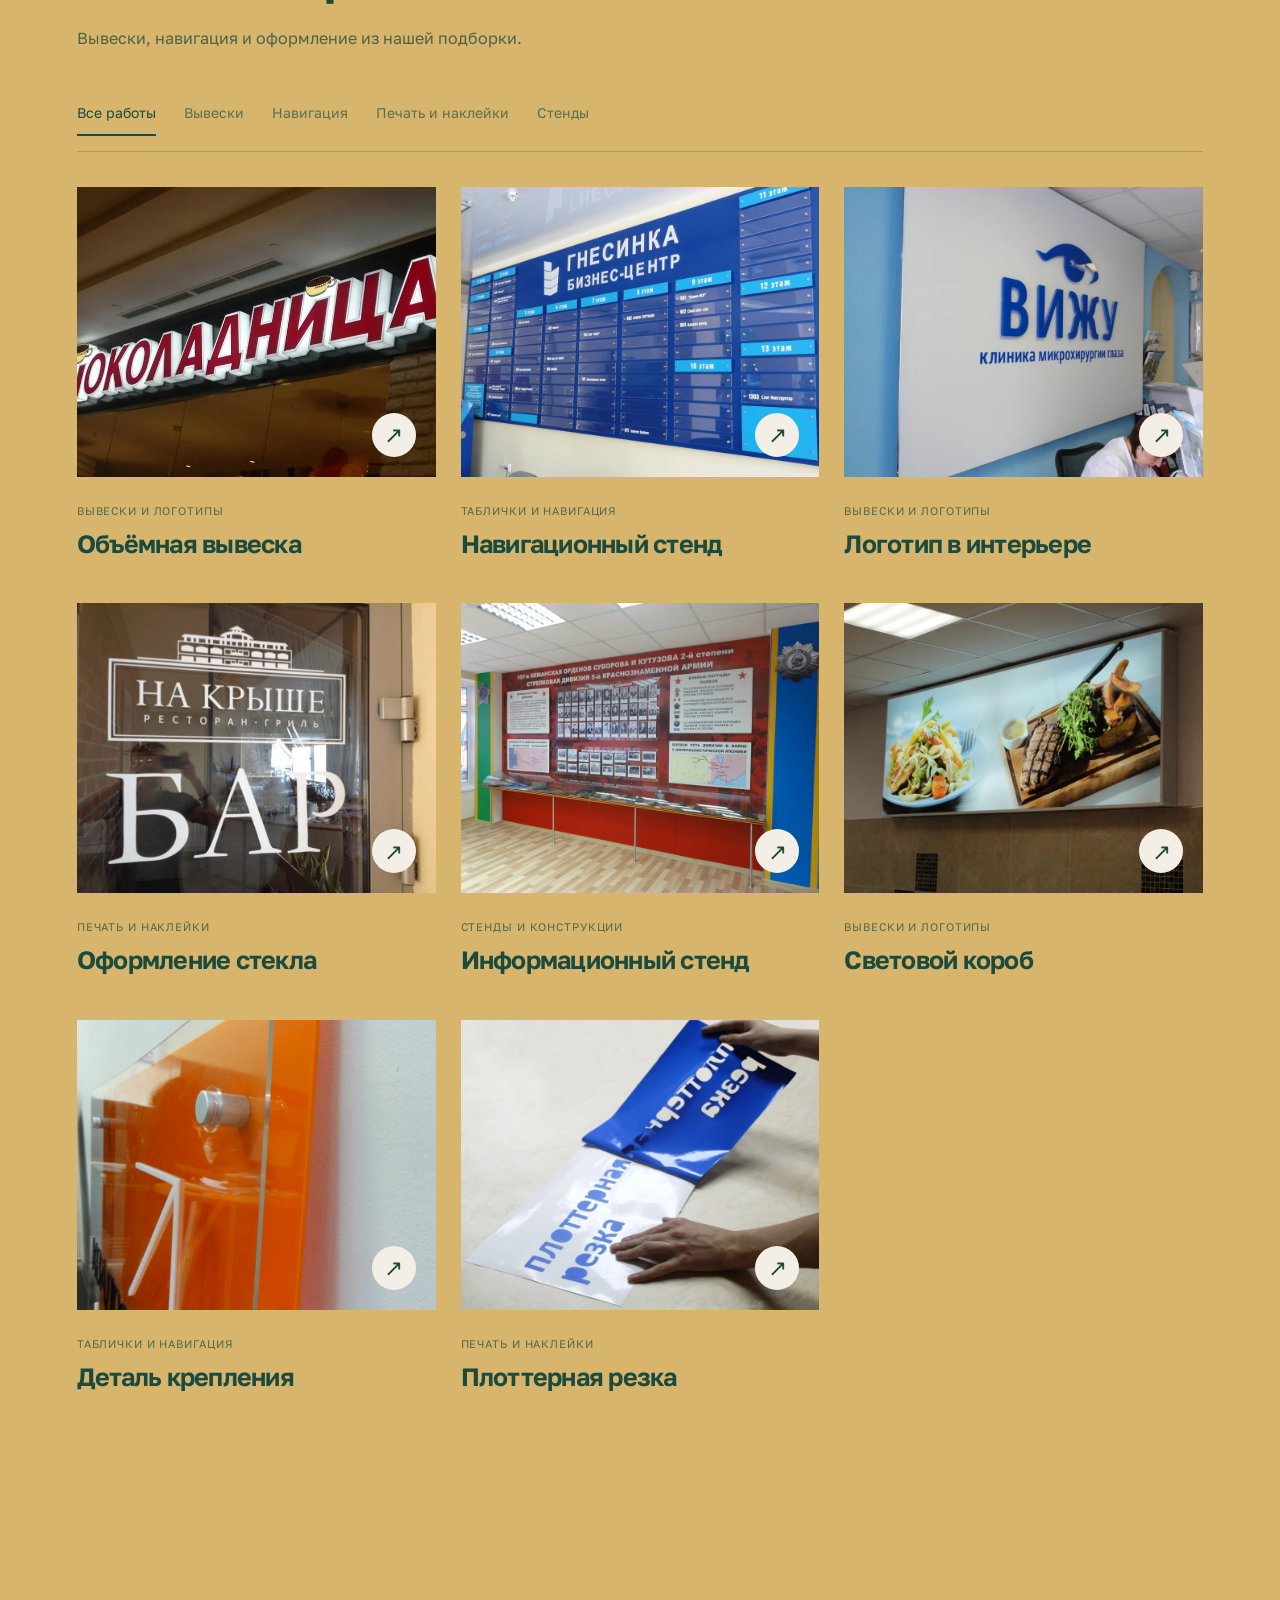
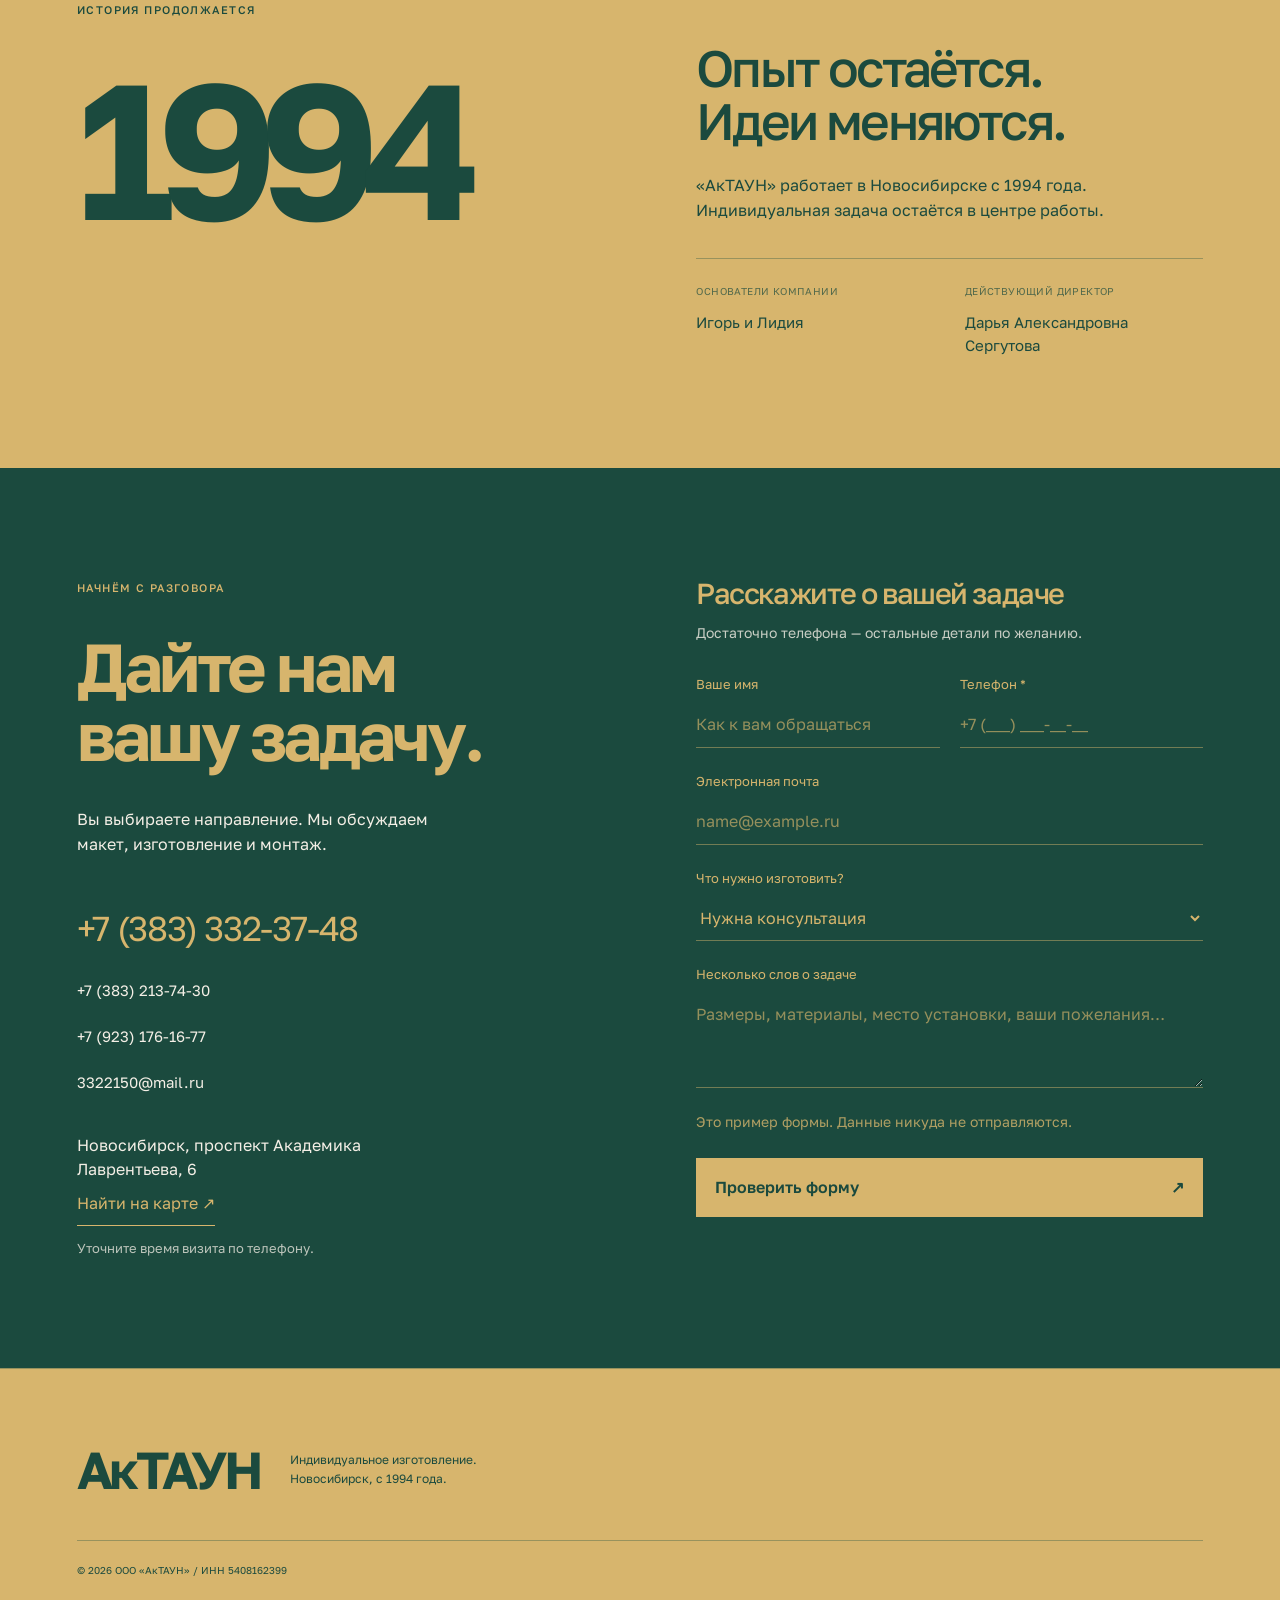
<file: 07-signal/index.html>
<!doctype html><html lang="ru"><head><meta charset="utf-8"><meta name="viewport" content="width=device-width,initial-scale=1"><meta name="robots" content="noindex,nofollow"><meta name="theme-color" content="#1B4A3E"><title>АкТАУН / Система заметности</title><meta name="description" content="Наружная реклама, вывески, таблички и печать. Новосибирск. Индивидуальное изготовление с 1994 года."><link rel="icon" href="../_shared/favicon.svg"><link rel="stylesheet" href="../_shared/next/base.css"><link rel="stylesheet" href="../_shared/next/signal.css"><script type="module" src="../_shared/next/motion.js"></script><script type="module" src="../_shared/next/form.js"></script><script type="module" src="../_shared/next/signal.js"></script><link rel="stylesheet" href="../_shared/content-design.css"><script type="module" src="../_shared/content-interactions.js"></script><script type="module" src="../_shared/portfolio.js"></script><link rel="stylesheet" href="../review.css"></head><body data-concept="signal"><a class="skip" href="#main">Перейти к содержанию</a><header class="masthead"><a class="mini-brand" href="#home">АКТАУН / НОВОСИБИРСК</a><nav aria-label="Основная навигация"><a href="#services">Направления</a><a href="#process">Сборка</a><a href="#contact">Задача ↗</a></nav><div class="header-tools"><button class="motion-toggle" type="button" aria-pressed="false" aria-label="Отключить анимации">Движение <span aria-hidden="true">◉</span></button><button class="menu-open" type="button" aria-haspopup="dialog" aria-controls="menu-screen">Меню <span aria-hidden="true">＋</span></button></div></header>
<main id="main"><section id="home" class="signal-hero"><div class="signal-brand-row"><p class="signal-brand" data-entrance>АкТАУН</p><span>ИНДИВИДУАЛЬНОЕ<br>ИЗГОТОВЛЕНИЕ / С 1994</span></div><div class="signal-stage"><div class="signal-promise"><p class="eyebrow">Наружная реклама</p><h1>Сделаем<br>вас <span>видимыми.</span></h1><p>Идея приобретает форму.<br>Знак находит своё место.</p><a href="#contact" class="signal-cta">Поставить задачу <span>↗</span></a></div><div class="drawing-stage" data-design="letters"><svg class="sign-drawing" viewBox="0 0 620 400" aria-hidden="true"><g class="drawing-guides"><path d="M30 200H590M310 25V375M70 45V355M550 45V355M45 70H575M45 330H575"/><circle cx="310" cy="200" r="132"/><path d="M55 345L565 55M55 55L565 345"/></g><g class="drawing-object object-letters"><path class="object-side" d="M180 300L280 65H351L457 300H394L367 239H272L247 300Z"/><path class="object-face" d="M160 280L260 45H331L437 280H374L347 219H252L227 280Z M275 161H324L299 94Z" fill-rule="evenodd"/></g><g class="drawing-object object-navigation"><rect class="object-side" x="130" y="93" width="400" height="226" rx="2"/><rect class="object-face" x="110" y="73" width="400" height="226" rx="2"/><path class="arrow-mark" d="M200 187H411M349 131L411 187L349 243"/></g><g class="drawing-object object-print"><path class="object-side" d="M143 68H490V318H143Z"/><path class="object-face" d="M123 48H470V298H123Z"/><path class="print-lines" d="M160 90H432M160 116H432M160 248H280"/><path class="print-shape" d="M194 213L291 134L388 213Z"/></g><g class="drawing-measures"><path d="M110 365H510M110 358V372M510 358V372"/><text x="310" y="388" text-anchor="middle">ФОРМА ПОД ВАШУ ЗАДАЧУ</text></g></svg><p class="drawing-label">01 / БУКВЫ</p><div class="design-tabs" role="group" aria-label="Выбрать вид эскиза"><button type="button" data-design="letters" aria-pressed="true">Буквы</button><button type="button" data-design="navigation" aria-pressed="false">Навигация</button><button type="button" data-design="print" aria-pressed="false">Печать</button></div></div></div><div class="signal-bottom"><span>Эскиз показывает принцип формы</span><a href="#services">Выберите направление ↓</a></div></section>
<section id="services" class="signal-services chapter"><div class="signal-heading"><span>01</span><h2>Одна задача.<br>Ваше решение.</h2></div><div class="service-switcher"><div class="service-choices" role="group" aria-label="Направление изготовления"><button type="button" data-choice="0" aria-pressed="true"><span>01</span>Вывески и буквы<b aria-hidden="true">↗</b></button><button type="button" data-choice="1" aria-pressed="false"><span>02</span>Таблички и навигация<b aria-hidden="true">↗</b></button><button type="button" data-choice="2" aria-pressed="false"><span>03</span>Печать и наклейки<b aria-hidden="true">↗</b></button><button type="button" data-choice="3" aria-pressed="false"><span>04</span>Магниты и транспорт<b aria-hidden="true">↗</b></button><button type="button" data-choice="4" aria-pressed="false"><span>05</span>Стенды и конструкции<b aria-hidden="true">↗</b></button><button type="button" data-choice="5" aria-pressed="false"><span>06</span>Работы под ключ<b aria-hidden="true">↗</b></button></div><div class="service-brief" aria-live="polite"><span id="brief-number">01 / НАПРАВЛЕНИЕ</span><h3 id="brief-title">Вывески и буквы</h3><p id="brief-copy">Объёмные логотипы, буквы и световые короба для фасадов и интерьеров. С подсветкой или без неё.</p><p class="brief-detail" id="brief-detail">Плоские и объёмные буквы · Контражурная подсветка · Лайтбоксы</p><button type="button" class="signal-cta" id="brief-action" data-service="signs">Обсудить изготовление ↗</button></div></div><div class="product-collection"><div class="product-intro"><p class="eyebrow">ПРИМЕРЫ ИСПОЛНЕНИЯ</p><h2>Внимание к форме.<br>И к каждой детали.</h2></div><div class="product-examples"><figure><img src="../_shared/assets/content/logo-example-960.webp" srcset="../_shared/assets/content/logo-example-480.webp 480w, ../_shared/assets/content/logo-example-960.webp 960w" sizes="(max-width:700px) 88vw, 25vw" width="960" height="960" alt="Пример: объёмные логотипы" loading="lazy" decoding="async"><figcaption><h3>Объёмные логотипы</h3><p>Знак становится частью интерьера.</p><button type="button" class="product-action" data-product-service="signs">Обсудить изготовление ↗</button></figcaption></figure><figure><img src="../_shared/assets/content/address-example-960.webp" srcset="../_shared/assets/content/address-example-480.webp 480w, ../_shared/assets/content/address-example-960.webp 960w" sizes="(max-width:700px) 88vw, 25vw" width="960" height="960" alt="Пример: адресные таблички" loading="lazy" decoding="async"><figcaption><h3>Адресные таблички</h3><p>Форма и цвет под характер здания.</p><button type="button" class="product-action" data-product-service="navigation">Обсудить изготовление ↗</button></figcaption></figure><figure><img src="../_shared/assets/content/navigation-example-960.webp" srcset="../_shared/assets/content/navigation-example-480.webp 480w, ../_shared/assets/content/navigation-example-960.webp 960w" sizes="(max-width:700px) 88vw, 25vw" width="960" height="960" alt="Пример: навигационные таблички" loading="lazy" decoding="async"><figcaption><h3>Навигационные таблички</h3><p>Простые знаки, понятное направление.</p><button type="button" class="product-action" data-product-service="navigation">Обсудить изготовление ↗</button></figcaption></figure><figure><img src="../_shared/assets/content/shape-example-960.webp" srcset="../_shared/assets/content/shape-example-480.webp 480w, ../_shared/assets/content/shape-example-960.webp 960w" sizes="(max-width:700px) 88vw, 25vw" width="960" height="960" alt="Пример: фигурные изделия" loading="lazy" decoding="async"><figcaption><h3>Фигурные изделия</h3><p>Печать и форма по вашему макету.</p><button type="button" class="product-action" data-product-service="print">Обсудить изготовление ↗</button></figcaption></figure></div></div></section>
<section id="process" class="signal-process chapter"><div class="signal-heading"><span>02</span><h2>Собираем<br>по шагам.</h2></div><div class="assembly-layout"><div class="assembly-visual" data-phase="0"><svg viewBox="0 0 600 420" aria-hidden="true"><g class="assembly-guides"><path d="M80 50H520V370H80ZM300 25V395M50 210H550"/></g><g class="assembly-part part-base"><path d="M145 316L252 72H337L449 316H374L347 256H253L228 316Z M279 190H323L301 135Z" fill-rule="evenodd"/></g><g class="assembly-part part-mid"><path d="M128 295L235 51H320L432 295H357L330 235H236L211 295Z M262 169H306L284 114Z" fill-rule="evenodd"/></g><g class="assembly-part part-front"><path d="M111 274L218 30H303L415 274H340L313 214H219L194 274Z M245 148H289L267 93Z" fill-rule="evenodd"/></g></svg><p>ПРИНЦИП СБОРКИ / СХЕМАТИЧЕСКИЙ ЭСКИЗ</p></div><div class="assembly-copy"><div class="phase-controls" role="group" aria-label="Этапы работы"><button type="button" data-phase="0" aria-pressed="true" aria-label="Этап 1: Обсуждаем задачу">01</button><button type="button" data-phase="1" aria-pressed="false" aria-label="Этап 2: Разрабатываем макет">02</button><button type="button" data-phase="2" aria-pressed="false" aria-label="Этап 3: Изготавливаем">03</button><button type="button" data-phase="3" aria-pressed="false" aria-label="Этап 4: Устанавливаем">04</button></div><div aria-live="polite"><h3 id="phase-title">Обсуждаем задачу</h3><p id="phase-copy">Расскажите, что нужно изготовить, где разместить и какие есть пожелания.</p></div><button class="link" id="phase-next" type="button">Следующий этап →</button><p class="assembly-note">Собственная печать, резка и ручная сборка.</p></div></div></section>
<section id="works" class="signal-space chapter"><div class="signal-heading"><span>03</span><h2>Из эскиза —<br>в пространство.</h2></div><figure><img src="../_shared/assets/concept-facade-1600.webp" srcset="../_shared/assets/concept-facade-960.webp 960w, ../_shared/assets/concept-facade-1600.webp 1600w" sizes="(max-width:700px) 100vw, 70vw" width="1600" height="1067" alt="Демонстрационная концепция вывески на фасаде" loading="lazy" decoding="async"><figcaption><span>Фасад / характер вашего дела</span><p class="concept-note">Визуальная концепция изделия</p></figcaption></figure></section><section class="content-portfolio chapter" id="portfolio"><div class="portfolio-heading"><p class="eyebrow">РАБОТЫ И ДЕТАЛИ</p><h2>Отдельные задачи.<br>Готовые решения.</h2><p>Вывески, навигация и оформление из нашей подборки.</p></div><div data-portfolio></div></section><section id="about" class="history chapter"><p class="eyebrow">История продолжается</p><div class="history-year">1994</div><div class="history-body"><h2>Опыт остаётся.<br>Идеи меняются.</h2><p>«АкТАУН» работает в Новосибирске с 1994 года. Индивидуальная задача остаётся в центре работы.</p><div class="history-people"><p><small>Основатели компании</small>Игорь и Лидия</p><p><small>Действующий директор</small>Дарья Александровна Сергутова</p></div></div></section><section id="contact" class="contact chapter"><div class="contact-copy"><p class="eyebrow">Начнём с разговора</p><h2>Дайте нам<br>вашу задачу.</h2><p>Вы выбираете направление. Мы обсуждаем макет, изготовление и монтаж.</p><a class="contact-phone" href="tel:+73833323748">+7 (383) 332-37-48</a><div class="contact-other"><a href="tel:+73832137430">+7 (383) 213-74-30</a><a href="tel:+79231761677">+7 (923) 176-16-77</a><a href="mailto:3322150@mail.ru">3322150@mail.ru</a></div><address>Новосибирск, проспект Академика Лаврентьева, 6</address><a class="link" href="https://yandex.ru/maps/?text=%D0%9D%D0%BE%D0%B2%D0%BE%D1%81%D0%B8%D0%B1%D0%B8%D1%80%D1%81%D0%BA%2C%20%D0%BF%D1%80%D0%BE%D1%81%D0%BF%D0%B5%D0%BA%D1%82%20%D0%90%D0%BA%D0%B0%D0%B4%D0%B5%D0%BC%D0%B8%D0%BA%D0%B0%20%D0%9B%D0%B0%D0%B2%D1%80%D0%B5%D0%BD%D1%82%D1%8C%D0%B5%D0%B2%D0%B0%2C%206" target="_blank" rel="noopener">Найти на карте ↗</a><p class="hours">Уточните время визита по телефону.</p></div><form id="request-form" novalidate>
        <h3>Расскажите о вашей задаче</h3><p class="form-intro">Достаточно телефона — остальные детали по желанию.</p>
        <div class="form-row"><div class="field"><label for="name">Ваше имя</label><input id="name" name="name" autocomplete="name" maxlength="80" placeholder="Как к вам обращаться"><span class="error" id="name-error"></span></div><div class="field"><label for="phone">Телефон <span aria-hidden="true">*</span></label><input id="phone" name="phone" type="tel" inputmode="tel" autocomplete="tel" maxlength="24" placeholder="+7 (___) ___-__-__" required aria-describedby="phone-error"><span class="error" id="phone-error"></span></div></div>
        <div class="field"><label for="email">Электронная почта</label><input id="email" name="email" type="email" autocomplete="email" maxlength="254" placeholder="name@example.ru" aria-describedby="email-error"><span class="error" id="email-error"></span></div>
        <div class="field"><label for="service">Что нужно изготовить?</label><select id="service" name="service"><option value="consultation">Нужна консультация</option><option value="signs">Вывески и буквы</option><option value="navigation">Таблички и навигация</option><option value="print">Печать и наклейки</option><option value="transport">Магниты и транспорт</option><option value="stands">Стенды и конструкции</option><option value="complete">Работы под ключ</option></select><span class="error" id="service-error"></span></div>
        <div class="field"><label for="message">Несколько слов о задаче</label><textarea id="message" name="message" rows="3" maxlength="2000" placeholder="Размеры, материалы, место установки, ваши пожелания…" aria-describedby="message-error"></textarea><span class="error" id="message-error"></span></div>
        <div class="honeypot" aria-hidden="true"><label for="website">Ваш сайт<input id="website" name="website" tabindex="-1" autocomplete="off"></label></div>
        <p class="review-form-note">Это пример формы. Данные никуда не отправляются.</p>
        <button class="button gold submit" type="submit">Проверить форму <span aria-hidden="true">↗</span></button>
        <div id="form-status" role="status" aria-live="polite"></div>

      </form></section></main><footer><a href="#home" class="footer-brand">АкТАУН</a><p>Индивидуальное изготовление.<br>Новосибирск, с 1994 года.</p><small>© 2026 ООО «АкТАУН» / ИНН 5408162399</small></footer><dialog id="menu-screen" aria-labelledby="menu-title"><div class="menu-heading"><p id="menu-title">АкТАУН / Оглавление</p><button class="menu-close" type="button" aria-label="Закрыть меню">×</button></div><nav><a href="#home">Начало</a><a href="#services">Направления</a><a href="#works">Изделия</a><a href="#portfolio">Работы</a><a href="#process">Как мы работаем</a><a href="#about">История</a><a href="#contact">Обсудить проект</a></nav></dialog><nav class="review-navigation" aria-label="Варианты сайта"><a href="../index.html">← Все варианты</a><span>07 / 07</span><a href="../06-atlas/index.html" aria-label="Предыдущий вариант">←</a><a href="../01-main/index.html" aria-label="Следующий вариант">→</a></nav></body></html>
</file>
<file: catalogue.css>
@font-face{font-family:Golos;src:url('./_shared/fonts/golos-text-cyrillic-wght-normal.woff2') format('woff2');font-weight:100 900;font-display:swap;unicode-range:U+0400-045F,U+2116}
@font-face{font-family:Golos;src:url('./_shared/fonts/golos-text-latin-wght-normal.woff2') format('woff2');font-weight:100 900;font-display:swap;unicode-range:U+0000-00FF,U+2000-206F,U+2190-2199}
:root{--green:#1b4a3e;--gold:#d7b56d;--sand:#f4efe6}*{box-sizing:border-box}html{scroll-behavior:smooth;scroll-padding-top:30px}body{margin:0;background:var(--sand);color:var(--green);font:16px/1.6 Golos,Arial,sans-serif}a{color:inherit;text-decoration:none}img{display:block;max-width:100%}h1,h2,p{margin:0}a:focus-visible{outline:3px solid #91691f;outline-offset:6px}.skip{position:fixed;top:-90px;left:20px;padding:12px;background:var(--gold);z-index:30}.skip:focus{top:10px}header{padding:30px 6%;display:flex;align-items:center;justify-content:space-between;gap:24px;border-bottom:1px solid #1b4a3e25}header img{width:175px;height:auto}header p{font-size:11px;letter-spacing:.14em}header p span{color:#7c6b42;margin-left:25px}.intro{padding:65px 6% 60px}.eyebrow{font-size:12px;letter-spacing:.12em;text-transform:uppercase}.intro h1{font:400 clamp(60px,8.5vw,125px)/.98 Georgia,serif;letter-spacing:-.065em;margin:30px 0 45px}.intro h1 em{font-weight:400}.intro-bottom{display:flex;justify-content:space-between;align-items:end;gap:40px}.intro-bottom p{font-size:17px;max-width:580px;line-height:1.7;color:#4e675b}.browse{display:flex;gap:50px;align-items:center;padding:12px 0;border-bottom:1px solid currentColor;min-height:44px;font-size:14px}.browse span{font-size:22px}.variants{padding:0 6% 100px;display:grid;grid-template-columns:repeat(2,minmax(0,1fr));gap:65px 36px}.variant{min-width:0}.preview{display:block;position:relative;overflow:hidden;background:#deddd3;aspect-ratio:1.5}.preview img{width:100%;height:100%;object-fit:cover;object-position:top;transition:transform .7s cubic-bezier(.16,1,.3,1)}.preview:hover img{transform:scale(1.035)}.preview>span{position:absolute;bottom:18px;right:18px;color:#fff;background:#163f35e8;padding:10px 16px;font-size:12px;backdrop-filter:blur(8px)}.variant-caption{display:grid;grid-template-columns:35px 1fr 40px;gap:18px;margin-top:23px;padding-top:20px;border-top:1px solid #1b4a3e35;align-items:start}.variant-number{font-size:12px;color:#7c6b42;margin-top:7px}.variant h2{font:400 clamp(25px,2.4vw,35px)/1.15 Georgia,serif;letter-spacing:-.04em}.variant p{font-size:14px;color:#526b5e;max-width:34em;margin-top:12px;line-height:1.6}.variant-arrow{font-size:27px;min-height:44px;display:grid;place-items:center;transition:transform .25s}.variant-arrow:hover{transform:translate(3px,-3px)}.variant:last-child{grid-column:1/-1;max-width:calc(50% - 18px)}.catalogue-note{padding:75px 6%;background:var(--green);color:var(--sand);display:grid;grid-template-columns:1.25fr 1fr;gap:25px 80px}.catalogue-note h2{font:400 clamp(30px,3.7vw,52px)/1.15 Georgia,serif;letter-spacing:-.04em;grid-row:span 2}.catalogue-note p{font-size:16px;max-width:32em;color:#d5dfd6}.catalogue-note a{justify-self:start;border-bottom:1px solid var(--gold);color:var(--gold);min-height:44px;padding:10px 0;font-size:14px}footer{padding:30px 6%;display:flex;justify-content:space-between;gap:20px;font-size:12px;color:#526b5e}.intro>*{animation:appear .75s both}.intro h1{animation-delay:.08s}.intro-bottom{animation-delay:.16s}@keyframes appear{from{opacity:0;transform:translateY(15px)}to{opacity:1;transform:none}}.reveal-pending{opacity:0;transform:translateY(20px)}.variant{transition:opacity .7s,transform .7s}.revealed{opacity:1;transform:none}
@media(max-width:700px){header{padding:22px 6%}header img{width:130px}header p{font-size:9px;letter-spacing:.06em}header p span{margin-left:10px}.intro{padding:45px 6%}.intro h1{font-size:16vw;margin:26px 0 30px}.intro-bottom{display:block}.intro-bottom p{font-size:15px}.intro-bottom br{display:none}.browse{margin-top:24px;max-width:250px}.variants{grid-template-columns:1fr;gap:45px;padding-bottom:60px}.variant:last-child{max-width:none;grid-column:auto}.variant-caption{grid-template-columns:25px 1fr 32px;gap:10px}.variant h2{font-size:29px}.variant p{font-size:14px}.preview>span{bottom:12px;right:12px;font-size:11px;padding:8px 12px}.catalogue-note{display:block;padding:50px 6%}.catalogue-note h2{font-size:34px}.catalogue-note p{margin-top:25px;font-size:15px}.catalogue-note a{display:inline-block;margin-top:20px}footer{flex-direction:column;gap:8px}}
@media(prefers-reduced-motion:reduce){html{scroll-behavior:auto}*,*::before,*::after{animation:none!important;transition:none!important}.reveal-pending{opacity:1;transform:none}}
</file>
<file: _shared/styles.css>
@font-face{font-family:"Golos Text";src:url('fonts/golos-text-cyrillic-wght-normal.woff2') format('woff2');font-weight:100 900;font-display:swap;unicode-range:U+0400-045F,U+0490-0491,U+04B0-04B1,U+2116}
@font-face{font-family:"Golos Text";src:url('fonts/golos-text-latin-wght-normal.woff2') format('woff2');font-weight:100 900;font-display:swap;unicode-range:U+0000-00FF,U+0131,U+0152-0153,U+02BB-02BC,U+02C6,U+02DA,U+02DC,U+0304,U+0308,U+0329,U+2000-206F,U+20AC,U+2122,U+2191,U+2193,U+2212,U+2215,U+FEFF,U+FFFD}
:root{--green:#1b4a3e;--gold:#d7b56d;--gold-hover:#e4c887;--sand:#f4efe6;--ink:#242924;--muted:#666b62;--line:#d7d9cf;--space:24px;--header:92px}
*{box-sizing:border-box}html{scroll-behavior:smooth;scroll-padding-top:calc(var(--header) + 20px)}body{margin:0;font:16px/1.55 "Golos Text",Arial,sans-serif;color:var(--ink);background:#fcfbf7}body.modal-open{overflow:hidden}a{color:inherit;text-decoration:none}button,input,select,textarea{font:inherit}button,a,input,textarea,select{-webkit-tap-highlight-color:transparent}button{cursor:pointer}button:disabled{cursor:wait;opacity:.65}a:focus-visible,button:focus-visible,input:focus-visible,select:focus-visible,textarea:focus-visible{outline:3px solid #98691e;outline-offset:5px}img{display:block;max-width:100%;object-fit:cover}h1,h2,h3,p{margin:0}h1,h2,h3{font-weight:500;letter-spacing:-.055em;line-height:1.08}h2{font-size:clamp(36px,4.3vw,62px)}h3{font-size:26px}button{border:0}::selection{background:var(--gold);color:var(--green)}.skip{position:fixed;top:-100px;left:20px;background:var(--gold);padding:14px;z-index:100}.skip:focus{top:10px}
.header{height:var(--header);padding:0 3.4%;display:flex;align-items:center;gap:30px;background:#fcfbf7;position:sticky;top:0;z-index:20;border-bottom:1px solid #e3e5da}.logo{width:161px;flex-shrink:0}.logo img{width:100%;height:auto;object-fit:contain}.header nav{display:flex;align-items:center;gap:24px;margin-left:auto}.header nav a{display:flex;align-items:center;min-height:44px;font-size:16px;white-space:nowrap}.header nav a:hover{color:var(--green);text-decoration:underline;text-underline-offset:6px}.header-phone{white-space:nowrap;font-size:16px;min-height:44px;display:flex;align-items:center}.button{display:inline-flex;justify-content:space-between;align-items:center;gap:32px;min-height:56px;padding:16px 22px;background:var(--green);color:#fff;font-weight:500;border-radius:2px;transition:background .2s,transform .2s}.button span{font-size:25px;line-height:1}.button:hover{background:#123b30}.button:active{transform:translateY(1px)}.header-cta{padding:12px 18px;min-height:48px;gap:18px}.gold{color:var(--green);background:var(--gold)}.gold:hover{background:var(--gold-hover)}.menu-toggle{display:none;background:transparent;width:48px;height:48px;padding:12px}.menu-toggle span{display:block;height:2px;background:var(--green);margin:6px 0;transition:transform .2s}
.hero{position:relative;isolation:isolate;background:var(--green);color:var(--sand);min-height:660px;height:calc(100svh - var(--header));max-height:840px;overflow:hidden}.hero-image{position:absolute;inset:0 0 0 51%;z-index:-1}.hero-image img{height:100%;width:100%;object-position:47% 53%}.hero-image:after{content:'';position:absolute;inset:0;background:linear-gradient(90deg,#1b4a3e 0%,rgba(27,74,62,.12) 30%,rgba(17,34,27,.1) 100%)}.hero-inner{padding:48px 5.6% 95px;max-width:900px}.eyebrow{font-size:16px;letter-spacing:.065em;font-weight:500;line-height:1.5}.hero .eyebrow{font-size:14px;display:flex;align-items:center;gap:10px;letter-spacing:.1em}.dot{display:inline-block;width:7px;height:7px;border-radius:50%;background:var(--gold);flex-shrink:0}.hero-brand{font-weight:600;font-size:clamp(58px,6.4vw,92px);letter-spacing:-.065em;line-height:1.06;margin-top:27px}.brand-spark{color:var(--gold);font-size:.74em;vertical-align:top;padding-left:16px;font-weight:400}.hero h1{font-size:clamp(35px,3.65vw,53px);margin-top:18px;line-height:1.12}.hero-description{color:#e1e6de;font-size:18px;line-height:1.6;margin-top:24px}.hero-actions{display:flex;align-items:center;gap:30px;margin-top:30px}.text-link{display:inline-flex;gap:24px;align-items:center;min-height:44px;border-bottom:1px solid var(--green);color:var(--green);font-weight:500}.text-link span{font-size:22px}.text-link.light{color:var(--sand);border-color:#9aa99c}.hero-bottom{position:absolute;bottom:0;left:5.6%;right:5.6%;display:flex;justify-content:space-between;align-items:center;gap:20px;padding:21px 0;border-top:1px solid rgba(244,239,230,.35);font-size:14px;letter-spacing:.06em}.hero-bottom a{width:44px;height:44px;display:grid;place-items:center;border:1px solid #a6af9e;border-radius:50%;font-size:25px}.hero-inner>*{animation:enter .7s both}.hero-inner h1{animation-delay:.08s}.hero-description{animation-delay:.15s}.hero-actions{animation-delay:.22s}@keyframes enter{from{opacity:0;transform:translateY(14px)}to{opacity:1;transform:translateY(0)}}
.section{padding:95px 5.6% 100px}.section-top{display:flex;justify-content:space-between;gap:24px;margin-bottom:36px;align-items:start}.section-note{color:var(--muted);text-align:right;line-height:1.45}.muted{color:#7a8174}.services h2{margin-bottom:54px}.service-grid{display:grid;grid-template-columns:repeat(3,minmax(0,1fr));column-gap:42px}.service{border-top:1px solid var(--line);padding:24px 0 28px;min-height:285px;display:flex;flex-direction:column}.service-number{color:var(--muted);margin-bottom:19px}.service-heading{display:flex;align-items:start;justify-content:space-between;gap:12px;margin-bottom:16px}.service h3{font-size:27px}.service p{color:var(--muted);max-width:355px;line-height:1.65}.service button{color:var(--green);background:transparent;align-self:start;padding:13px 0 2px;min-height:44px;margin-top:auto;display:flex;gap:28px;font-weight:500}.service button span{font-size:21px}.service button:hover{gap:35px;text-decoration:underline;text-underline-offset:5px}.service-icon{width:40px;height:40px;color:var(--green);flex-shrink:0}.service-icon svg{width:100%;height:100%;stroke-width:1.2}.works{background:var(--sand)}.section-heading{display:grid;grid-template-columns:1.55fr 1fr;gap:8%;align-items:end;margin-bottom:40px}.section-heading>p{max-width:430px;color:var(--muted);font-size:18px}.preview-note{font-size:16px;line-height:1.5;color:#62675d;border-left:2px solid #a17c38;padding-left:14px;margin-top:20px;max-width:800px}.works .preview-note{margin:0 0 27px}.gallery{display:grid;grid-template-columns:1.15fr 1fr;gap:30px}.gallery figure{margin:0}.gallery button{display:block;width:100%;padding:0;text-align:left;background:transparent}.gallery-photo{height:475px;position:relative;overflow:hidden;background:#ddd9cf}.gallery-photo img{width:100%;height:100%;object-position:center 67%;transition:transform .4s}.gallery figure:nth-child(2) .gallery-photo img{object-position:center 72%}.gallery-photo .zoom{position:absolute;bottom:20px;right:20px;display:grid;place-items:center;width:48px;height:48px;border-radius:50%;color:var(--green);background:var(--sand);font-size:26px}.gallery button:hover img{transform:scale(1.03)}.gallery figcaption{display:flex;justify-content:space-between;align-items:center;gap:20px;margin-top:18px}.gallery h3{font-size:25px}.gallery figcaption span{color:var(--muted)}
.process{background:var(--green);color:var(--sand)}.process h2{max-width:920px}.process-mark{color:var(--gold);font-size:70px;line-height:.6}.steps{display:grid;grid-template-columns:repeat(4,minmax(0,1fr));gap:36px;margin-top:65px}.step{border-top:1px solid #759486;padding-top:24px}.step-number{color:var(--gold);font-size:18px;display:block;margin-bottom:32px}.step h3{font-size:25px;margin-bottom:17px}.step p{color:#d0ddd2}.production-grid{display:grid;grid-template-columns:1.25fr 1fr 1fr;gap:25px;margin-top:45px}.production-grid figure{margin:0}.production-grid img{width:100%;height:355px;object-position:center 55%}.production-grid figure:first-child img{object-position:center 50%}.production-grid h3{font-size:24px;margin:21px 0 12px}.production-grid p{color:var(--muted)}.photo-note{margin-top:24px;color:var(--muted)}.about{background:#e8eade}.about-grid{display:grid;grid-template-columns:1fr 1.5fr;gap:9%}.since{padding-top:14px;color:var(--green)}.since span{font-size:16px;letter-spacing:.06em}.since strong{font-size:clamp(110px,13vw,185px);font-weight:500;line-height:1.15;letter-spacing:-.09em;display:block}.about h2{font-size:clamp(32px,3.6vw,51px)}.about-copy{font-size:18px;color:#515a4e;margin-top:28px;max-width:680px}.people{display:grid;grid-template-columns:1fr 1.3fr;gap:22px;margin-top:40px;padding-top:25px;border-top:1px solid #b9c1b2}.people .eyebrow{font-size:14px;color:#576350;letter-spacing:.04em}.people h3{font-size:23px;line-height:1.2;margin-top:13px}.about .preview-note{font-size:16px}
.contact{background:var(--green);color:var(--sand)}.contact .section-top>span{font-size:65px;color:var(--gold);line-height:.6}.contact-grid{display:grid;grid-template-columns:1fr 1fr;gap:9%}.contact h2{font-size:clamp(38px,4.4vw,64px);margin-bottom:26px}.contact-details>p{max-width:400px;color:#d1ded4;font-size:18px}.big-phone{display:block;font-size:clamp(24px,2.65vw,38px);letter-spacing:-.045em;margin-top:42px;min-height:44px}.contact-links{display:flex;flex-direction:column;align-items:start;gap:4px;margin-top:12px;color:#dce6db}.contact-links a{min-height:44px;display:flex;align-items:center}.contact-links a:hover{color:var(--gold)}.address{margin-top:40px}.address .eyebrow{color:#cedbce;font-size:14px}.address>p{margin-top:13px;font-size:19px}.address .text-link{color:var(--gold);border-color:var(--gold);margin-top:14px}.address .hours{font-size:16px;color:#d1ded4}.contact form{padding-top:3px}.contact form h3{font-size:26px;letter-spacing:-.03em}.form-intro{margin:12px 0 25px;color:#d1ded4}.form-row{display:grid;grid-template-columns:1fr 1fr;gap:24px}.field{margin-bottom:16px}.field label{display:block;margin-bottom:8px}.field input,.field textarea,.field select{color:var(--sand);background:#244f43;width:100%;border:1px solid #8eaa97;border-radius:2px;min-height:52px;padding:12px 14px;resize:vertical}.field select option{background:var(--green)}.field textarea{min-height:106px}.field input::placeholder,.field textarea::placeholder{color:#b8c9ba}.field input:focus,.field select:focus,.field textarea:focus{border-color:var(--gold);outline-color:var(--gold)}.error{display:block;color:#ffdda6;font-size:16px;line-height:1.4;margin-top:5px}.error:empty{display:none}.field [aria-invalid=true]{border:2px solid #ffdda6}.checkbox{display:flex;gap:12px;align-items:start;font-size:16px;line-height:1.5}.checkbox input{accent-color:var(--gold);width:20px;height:20px;flex-shrink:0;margin-top:3px}.checkbox a{text-decoration:underline;text-underline-offset:3px}.checkbox a:hover{color:var(--gold)}.submit{width:100%;margin-top:25px}.test-note{font-size:16px;color:#cedbce;line-height:1.5;margin-top:15px}.honeypot{position:absolute;left:-10000px;width:1px;height:1px;overflow:hidden}#form-status:not(:empty){padding:16px;margin-top:20px;border:1px solid var(--gold)}#form-status a{text-decoration:underline}.footer{padding:50px 5.6% 22px;background:var(--sand)}.footer-main{display:flex;align-items:center;gap:65px;margin-bottom:44px}.footer-main p{color:var(--muted)}.footer-main>.text-link{margin-left:auto}.footer-bottom{display:flex;gap:35px;justify-content:space-between;border-top:1px solid #cccfc3;padding-top:22px;font-size:16px;color:#62675d}.footer-bottom a{text-decoration:underline;text-underline-offset:4px}
dialog{width:min(1040px,92vw);max-height:93svh;border:0;padding:0;background:var(--sand);color:var(--ink);overflow:auto}dialog::backdrop{background:rgba(11,27,21,.88)}#lightbox-image{width:100%;height:64svh;object-fit:contain;background:#152e25}.lightbox-close{position:absolute;right:16px;top:16px;width:48px;height:48px;font-size:35px;background:var(--sand);color:var(--green);border-radius:50%}.lightbox-caption{padding:24px 30px}.lightbox-caption h2{font-size:28px}.lightbox-caption p{margin-top:10px;color:var(--muted)}.lightbox-controls{display:flex;justify-content:center;gap:25px;align-items:center;margin-top:15px}.lightbox-controls button{width:48px;height:44px;background:var(--green);color:#fff;font-size:24px}.legal{max-width:900px;margin:0 auto;min-height:70vh;padding:65px 24px}.legal h1{font-size:clamp(32px,5vw,52px);margin:24px 0}.legal h2{font-size:26px;margin:30px 0 14px}.legal p,.legal li{margin:12px 0;line-height:1.7}.legal .draft{padding:18px;background:var(--sand);border-left:3px solid var(--gold)}
@media(min-width:1600px){.section{padding-left:max(5.6%,calc((100vw - 1420px)/2));padding-right:max(5.6%,calc((100vw - 1420px)/2))}}
@media(max-width:1250px){.header{gap:20px;padding:0 4%}.header nav{gap:17px}.header-phone{display:none}.hero-inner{padding-top:40px}.hero-brand{margin-top:25px}.hero{min-height:640px}.service-grid{column-gap:28px}.steps{gap:24px}.hero .eyebrow{font-size:13px}}
@media(max-width:1000px){:root{--header:80px}.header nav{gap:15px}.header-cta{display:none}.hero{min-height:640px;height:auto}.hero-inner{padding-bottom:110px}.hero-brand{font-size:74px}.hero h1{font-size:43px}.hero-image{left:46%}.hero-image:after{background:linear-gradient(90deg,#1b4a3e 0%,rgba(27,74,62,.35) 70%,rgba(27,74,62,.1) 100%)}.hero-bottom{font-size:12px}.section{padding:70px 5%}.section-heading{gap:5%;grid-template-columns:1.3fr 1fr}.service-grid{grid-template-columns:repeat(2,minmax(0,1fr))}.service{min-height:270px}.gallery-photo{height:350px}.steps{grid-template-columns:repeat(2,minmax(0,1fr));row-gap:40px}.step-number{margin-bottom:24px}.production-grid{gap:18px}.production-grid img{height:280px}.production-grid h3{font-size:22px}.about-grid{grid-template-columns:1fr 1.6fr;gap:5%}.since strong{font-size:115px}.people{grid-template-columns:1fr;gap:25px}.contact-grid{gap:5%}.form-row{grid-template-columns:1fr;gap:0}.footer-main{gap:35px}.footer-bottom{flex-wrap:wrap;gap:16px 28px}.footer-bottom>span{width:100%}}
@media(max-width:700px){:root{--header:76px}.header{padding:0 6%;justify-content:space-between}.header .logo{width:140px}.menu-toggle{display:block}.header nav{display:none;position:absolute;top:var(--header);left:0;right:0;background:var(--sand);padding:20px 6% 28px;box-shadow:0 14px 18px #102c221c;flex-direction:column;align-items:stretch;margin:0;gap:4px}.header nav.open{display:flex}.header nav a{font-size:22px;padding:9px 0;min-height:50px}.menu-toggle[aria-expanded=true] span:first-child{transform:translateY(4px) rotate(45deg)}.menu-toggle[aria-expanded=true] span:last-child{transform:translateY(-4px) rotate(-45deg)}.hero{height:auto;min-height:0;max-height:none;padding-bottom:225px}.hero-image{inset:auto 0 0;height:250px}.hero-image img{object-position:50% 51%}.hero-image:after{background:linear-gradient(180deg,#1b4a3e 0%,rgba(27,74,62,.05) 55%,rgba(27,74,62,.3) 100%)}.hero-inner{padding:29px 6% 32px;max-width:none}.hero .eyebrow{font-size:11px;letter-spacing:.055em;max-width:320px}.hero-brand{font-size:64px;margin-top:21px}.hero h1{font-size:37px;margin-top:14px;line-height:1.11}.hero-description{font-size:16px;margin-top:22px;line-height:1.6}.hero-description br{display:none}.hero-actions{margin-top:26px;gap:17px;flex-wrap:wrap}.hero-actions .button{width:100%;min-height:54px}.hero-actions .text-link{border:0}.hero-bottom{left:6%;right:6%;padding:13px 0;bottom:0;font-size:11px;gap:14px;border-color:#d9e3ce8c}.hero-bottom span:nth-child(2){display:none}.hero-bottom a{height:40px;width:40px}.section{padding:55px 6% 60px}.section-top{margin-bottom:26px;gap:18px}.eyebrow{font-size:13px}.section-note{font-size:14px}.section h2{font-size:37px}.services h2{margin-bottom:34px}.service-grid{grid-template-columns:1fr;gap:0}.service{padding:22px 0;min-height:0}.service-number{margin-bottom:12px}.service-heading{margin-bottom:13px}.service h3{font-size:27px}.service p{max-width:none}.service button{margin-top:7px}.section-heading{display:block;margin-bottom:26px}.section-heading>p{font-size:16px;margin-top:22px}.works .section-top{display:block}.works .section-top .text-link{margin-top:14px;font-size:16px}.gallery{grid-template-columns:1fr;gap:32px}.gallery-photo{height:350px}.gallery h3{font-size:25px}.gallery figcaption{align-items:start}.gallery figcaption span{font-size:14px}.preview-note{font-size:16px}.steps{grid-template-columns:1fr;gap:28px;margin-top:35px}.step{padding-top:18px}.step-number{margin-bottom:17px}.step h3{font-size:26px}.process-mark{font-size:50px}.production-grid{grid-template-columns:1fr;gap:30px;margin-top:30px}.production-grid img{height:350px}.production-grid h3{font-size:25px;margin:17px 0 10px}.photo-note{font-size:16px}.about-grid{grid-template-columns:1fr;gap:35px}.since{padding-top:0}.since strong{font-size:137px;line-height:1.1}.since span{font-size:13px}.about .section-top>span{display:none}.about-copy{font-size:16px;margin-top:23px}.people{margin-top:27px}.people h3{font-size:24px}.contact-grid{grid-template-columns:1fr;gap:45px}.contact-details>p{font-size:16px}.big-phone{font-size:30px;margin-top:28px}.contact-links{margin-top:7px}.address{margin-top:26px}.address>p{font-size:18px}.contact .section-top>span{font-size:45px}.contact form h3{font-size:25px}.form-intro{font-size:16px}.form-row{gap:0}.field label{font-size:16px}.field input,.field select,.field textarea{font-size:16px}.footer{padding:35px 6% 22px}.footer-main{display:grid;gap:23px;margin-bottom:30px}.footer-main>.text-link{margin-left:0;justify-self:start}.footer-bottom{font-size:16px;gap:14px}.footer-bottom a{min-height:44px;display:flex;align-items:center}.lightbox-caption{padding:20px}.lightbox-caption h2{font-size:26px}#lightbox-image{height:56svh}.legal{padding:35px 6%}}
@media(prefers-reduced-motion:reduce){html{scroll-behavior:auto}*,*:before,*:after{animation:none!important;transition:none!important}}
</file>
<file: _shared/content-design.css>
/* Shared content, with composition and typography inherited from each direction. */
.service-more{margin:16px 0 14px;border-top:1px solid currentColor;padding-top:10px;color:inherit}
.service-more summary{cursor:pointer;min-height:44px;display:flex;justify-content:space-between;align-items:center;font-size:14px;list-style:none;gap:16px}.service-more summary::-webkit-details-marker{display:none}.service-more summary span{font-size:22px;transition:transform .25s}.service-more[open] summary span{transform:rotate(45deg)}
.service-more ul,.service-items{list-style:none;padding:0;margin:12px 0 20px;font-size:14px;line-height:1.6}.service-more li,.service-items li{padding:7px 0;border-bottom:1px solid currentColor;border-color:color-mix(in srgb,currentColor 18%,transparent)}.service-more p{font-size:13px!important}.service-items{opacity:.85}.service-more summary:focus-visible{outline:2px solid currentColor;outline-offset:4px}
.product-collection{margin-top:90px;padding-top:45px;border-top:1px solid currentColor;border-color:color-mix(in srgb,currentColor 25%,transparent)}.product-intro{display:grid;grid-template-columns:1fr 2fr;gap:35px;align-items:start;margin-bottom:40px}.product-intro h2{font-size:clamp(30px,3vw,48px)!important;line-height:1.08;margin:0!important}.product-intro .eyebrow{font-size:11px;letter-spacing:.09em}.product-examples{display:grid;grid-template-columns:repeat(4,minmax(0,1fr));gap:25px}.product-examples figure{margin:0;min-width:0}.product-examples img{width:100%;height:300px;object-fit:contain;background:#f7f6f2;transition:transform .6s}.product-examples h3{font-size:21px!important;line-height:1.15;margin:20px 0 12px!important;letter-spacing:-.035em}.product-examples p{font-size:14px!important;line-height:1.6;max-width:28em;opacity:.8}.product-action{background:transparent;color:inherit;border:0;border-bottom:1px solid currentColor;font:inherit;font-size:12px;min-height:44px;padding:8px 0;cursor:pointer;margin-top:12px}.product-action:hover{text-decoration:underline;text-underline-offset:5px}
.content-portfolio{padding:100px 6%;background:var(--sand,#f4efe6);color:var(--green,#1b4a3e)}.portfolio-heading{margin-bottom:40px}.portfolio-heading h2{font-size:clamp(40px,5vw,68px);line-height:1.06;letter-spacing:-.05em;margin:25px 0}.portfolio-heading>p:last-child{max-width:36em;font-size:16px;line-height:1.6;opacity:.75}
.portfolio-filters{display:flex;flex-wrap:wrap;gap:8px 28px;border-bottom:1px solid currentColor;border-color:color-mix(in srgb,currentColor 25%,transparent);padding-bottom:15px;margin-bottom:35px}.portfolio-filters button{min-height:44px;background:transparent;color:inherit;border:0;border-bottom:2px solid transparent;font:inherit;font-size:14px;padding:7px 0;cursor:pointer;opacity:.65}.portfolio-filters button[aria-pressed=true]{opacity:1;border-color:currentColor}.portfolio-filters button:hover{opacity:1}.portfolio-grid{display:grid;grid-template-columns:repeat(2,minmax(0,1fr));gap:55px 30px}.portfolio-work{margin:0!important;min-width:0}.portfolio-work[hidden]{display:none!important}.portfolio-open{width:100%;padding:0;background:transparent;color:inherit;border:0;text-align:left;display:block;cursor:pointer;font:inherit}.portfolio-photo{position:relative;overflow:hidden;background:#e2dfd6;height:390px}.portfolio-photo img{width:100%;height:100%;object-fit:cover;object-position:center;transition:transform .7s cubic-bezier(.16,1,.3,1)}.portfolio-open:hover img{transform:scale(1.045)}.portfolio-photo>span{position:absolute;bottom:20px;right:20px;width:44px;height:44px;display:grid;place-items:center;background:#f4efe6;color:#1b4a3e;border-radius:50%;font-size:23px}.portfolio-work figcaption{display:block!important;margin-top:20px!important}.portfolio-label{font-size:11px;letter-spacing:.08em;line-height:1.5;text-transform:uppercase;opacity:.7}.portfolio-work h3{font-size:27px!important;line-height:1.15;margin-top:8px;letter-spacing:-.03em}.portfolio-status:empty{display:none}.portfolio-status{font-size:13px;margin-top:24px;opacity:.7}
.portfolio-dialog{width:min(1100px,94vw);max-height:94svh;padding:0;border:0;background:#f4efe6;color:#1b4a3e}.portfolio-dialog::backdrop{background:#0b211bdc}.portfolio-full{width:100%;height:65svh;object-fit:contain;background:#102e24}.portfolio-close{position:absolute;top:16px;right:16px;width:48px;height:48px;border:0;border-radius:50%;background:#f4efe6;color:#1b4a3e;font-size:32px;cursor:pointer}.portfolio-caption{padding:25px 35px}.portfolio-caption h2{font-size:32px!important;line-height:1.1;margin:10px 0!important}.portfolio-description{font-size:15px;line-height:1.6;max-width:50em}.portfolio-controls{display:flex;justify-content:center;align-items:center;gap:25px;margin-top:20px}.portfolio-controls button{width:48px;min-height:44px;border:0;background:#1b4a3e;color:#f4efe6;font-size:24px;cursor:pointer}.modal-open{overflow:hidden}
/* First variant: quieter first screen, a full-width architectural image. */
body[data-site=main] .hero-image{inset:0}body[data-site=main] .hero-image img{object-position:center}body[data-site=main] .hero-image:after{background:linear-gradient(90deg,#143b30f5 0%,#143b30d9 36%,#143b3055 70%,#143b301a)}body[data-site=main] .hero-inner{max-width:850px}body[data-site=main] .hero-brand{font-size:clamp(75px,8vw,115px)}body[data-site=main] .hero h1{font-size:clamp(34px,3.1vw,46px)}body[data-site=main] .service-grid{grid-template-columns:repeat(3,minmax(0,1fr))}
body[data-site=main] .hero-description{max-width:525px}
/* Editorial: a restrained three-column photographic index. */
[data-variant=editorial] .portfolio-grid{grid-template-columns:repeat(3,minmax(0,1fr));gap:50px 25px}[data-variant=editorial] .portfolio-photo{height:285px}[data-variant=editorial] .portfolio-work h3{font-family:Georgia,serif;font-size:25px!important}[data-variant=editorial] .product-intro h2{font-family:Georgia,serif}
/* Architecture: large photographs, with captions alongside each image. */
[data-variant=architectural] .portfolio-grid{grid-template-columns:1fr;gap:50px}[data-variant=architectural] .portfolio-open{display:grid;grid-template-columns:1.6fr 1fr;gap:40px;align-items:center}[data-variant=architectural] .portfolio-work:nth-child(even) .portfolio-photo{order:2}[data-variant=architectural] .portfolio-photo{height:520px}[data-variant=architectural] .portfolio-work h3{font-size:40px!important}[data-variant=architectural] .product-examples{grid-template-columns:repeat(2,minmax(0,1fr));gap:45px}[data-variant=architectural] .product-examples img{height:380px}
/* Graphic: bold golden fields and numbered, square image rhythm. */
[data-variant=graphic] .portfolio-photo{height:auto;aspect-ratio:1.2}[data-variant=graphic] .portfolio-work h3{text-transform:uppercase;font-weight:650}[data-variant=graphic] .portfolio-filters button{font-weight:600}[data-variant=graphic] .product-examples h3{text-transform:uppercase;font-weight:650}
/* Light: a photographic interlude on the same deep green. */
[data-concept=light] .content-portfolio{background:#143b30;color:#f4efe6}[data-concept=light] .portfolio-heading{display:grid;grid-template-columns:1fr 1.6fr;gap:10px 40px}[data-concept=light] .portfolio-heading h2{grid-row:span 2;margin:0}[data-concept=light] .portfolio-photo{height:460px}[data-concept=light] .product-examples img{height:270px}
/* Atlas: individual spreads and generous serif captions. */
[data-concept=atlas] .content-portfolio{padding-left:0;padding-right:0;background:transparent;color:inherit}[data-concept=atlas] .portfolio-grid{grid-template-columns:1fr;gap:65px}[data-concept=atlas] .portfolio-open{display:grid;grid-template-columns:1.5fr 1fr;gap:50px;align-items:center}[data-concept=atlas] .portfolio-photo{height:460px}[data-concept=atlas] .portfolio-work h3{font-family:Georgia,serif;font-size:42px!important}[data-concept=atlas] .portfolio-heading h2,[data-concept=atlas] .product-intro h2{font-family:Georgia,serif;font-weight:400}[data-concept=atlas] .product-examples{grid-template-columns:repeat(2,minmax(0,1fr));gap:45px}[data-concept=atlas] .product-examples img{height:350px}
/* Signal: a compact grid in the existing construction language. */
[data-concept=signal] .content-portfolio{background:#d7b56d;color:#1b4a3e;border-top:1px solid #1b4a3e55}[data-concept=signal] .portfolio-grid{grid-template-columns:repeat(3,minmax(0,1fr));gap:45px 25px}[data-concept=signal] .portfolio-photo{height:290px}[data-concept=signal] .portfolio-work h3{font-weight:650;font-size:25px!important}[data-concept=signal] .product-examples img{height:260px}
@media(max-width:1100px){.product-examples{grid-template-columns:repeat(2,minmax(0,1fr));gap:35px}.portfolio-photo{height:320px}[data-variant=editorial] .portfolio-grid,[data-concept=signal] .portfolio-grid{grid-template-columns:repeat(2,minmax(0,1fr))}body[data-site=main] .service-grid{grid-template-columns:repeat(2,minmax(0,1fr))}[data-variant=architectural] .portfolio-photo{height:380px}[data-concept=atlas] .portfolio-photo{height:350px}}
@media(max-width:700px){.product-collection{margin-top:55px;padding-top:30px}.product-intro{grid-template-columns:1fr;gap:20px;margin-bottom:30px}.product-intro h2{font-size:32px!important}.product-examples,[data-variant=architectural] .product-examples,[data-concept=atlas] .product-examples{grid-template-columns:1fr;gap:35px}.product-examples img,[data-variant=architectural] .product-examples img,[data-concept=atlas] .product-examples img,[data-concept=light] .product-examples img,[data-concept=signal] .product-examples img{height:330px}.content-portfolio{padding:65px 6%}.portfolio-heading h2{font-size:40px}.portfolio-filters{gap:5px 20px;margin-bottom:25px}.portfolio-filters button{font-size:13px}.portfolio-grid,[data-variant=editorial] .portfolio-grid,[data-concept=signal] .portfolio-grid{grid-template-columns:1fr;gap:35px}.portfolio-photo,[data-variant=editorial] .portfolio-photo,[data-variant=architectural] .portfolio-photo,[data-concept=light] .portfolio-photo,[data-concept=atlas] .portfolio-photo,[data-concept=signal] .portfolio-photo{height:300px;aspect-ratio:auto}.portfolio-work h3,[data-variant=architectural] .portfolio-work h3,[data-concept=atlas] .portfolio-work h3{font-size:29px!important}[data-variant=architectural] .portfolio-open,[data-concept=atlas] .portfolio-open{display:block}[data-concept=light] .portfolio-heading{display:block}[data-concept=light] .portfolio-heading h2{margin:20px 0}.portfolio-caption{padding:22px}.portfolio-caption h2{font-size:27px!important}.portfolio-full{height:55svh}body[data-site=main] .service-grid{grid-template-columns:1fr}body[data-site=main] .hero-inner{padding-top:30px;padding-bottom:95px}body[data-site=main] .hero-brand{font-size:76px}body[data-site=main] .hero h1{font-size:33px}body[data-site=main] .hero-image:after{background:#143b30bf}body[data-site=main] .hero-image img{object-position:62% center}}
@media(prefers-reduced-motion:reduce){.portfolio-photo img,.product-examples img,.service-more summary span{transition:none}}
.motion-off .portfolio-photo img{transition:none}
.product-collection{grid-column:1 / -1}
[data-variant=architectural] .portfolio-work,[data-concept=atlas] .portfolio-work{display:grid;grid-template-columns:1.6fr 1fr;gap:40px;align-items:center}
[data-variant=architectural] .portfolio-open,[data-concept=atlas] .portfolio-open{display:block}
[data-variant=architectural] .portfolio-work:nth-child(even) .portfolio-open{order:2}
[data-variant=architectural] .portfolio-work figcaption,[data-concept=atlas] .portfolio-work figcaption{margin-top:0!important}
[data-concept=atlas] .content-portfolio{padding-left:5%;padding-right:5%}
@media(max-width:700px){
  body[data-site=main] .hero{height:auto;min-height:calc(100svh - var(--header));padding-bottom:75px}
  body[data-site=main] .hero-image{height:100%}
  body[data-site=main] .hero-inner{padding-bottom:20px}
  body[data-site=main] .hero-brand{font-size:64px}
  body[data-site=main] .brand-spark{padding-left:8px}
  [data-concept=atlas] .content-portfolio{padding-left:6%;padding-right:6%}
  [data-variant=architectural] .portfolio-work,[data-concept=atlas] .portfolio-work{display:block}
  [data-variant=architectural] .portfolio-work figcaption,[data-concept=atlas] .portfolio-work figcaption{margin-top:20px!important}
}
</file>
<file: review.css>
.review-navigation{position:fixed;left:20px;bottom:18px;z-index:25;display:flex;align-items:center;gap:14px;padding:7px 10px;background:#f4efe6f2;color:#1b4a3e;border:1px solid #1b4a3e45;box-shadow:0 3px 18px #102d2420;backdrop-filter:blur(10px);font:13px/1.5 Arial,sans-serif}.review-navigation>a{display:flex;align-items:center;justify-content:center;min-height:36px;min-width:36px;color:inherit}.review-navigation>a:first-child{padding:0 5px}.review-navigation>span{font-size:11px;border-left:1px solid #1b4a3e40;padding-left:14px;color:#526b5e}.review-navigation>a:focus-visible{outline:2px solid #1b4a3e;outline-offset:2px}.review-navigation>a:hover{text-decoration:underline;text-underline-offset:4px}.review-form-note{font-size:14px;line-height:1.6;margin-top:20px;opacity:.8}body{padding-bottom:80px!important}.modal-open .review-navigation:focus-within{z-index:1}
@media(max-width:700px){.review-navigation{left:12px;bottom:12px;gap:7px;font-size:12px}.review-navigation>span{padding-left:9px}.review-navigation>a{min-height:36px;min-width:36px}}
</file>
<file: _shared/variants/shared.css>
/* Three deliberately separate compositions, one shared brand and interaction system. */
.production-points{display:grid;grid-template-columns:repeat(3,minmax(0,1fr));gap:5%;margin-top:60px}.production-points article{border-top:1px solid currentColor;padding-top:24px}.production-points span{color:var(--green);display:block;font-size:18px;margin-bottom:24px}.production-points h3{font-size:30px;margin-bottom:18px}.production-points p{max-width:320px;color:var(--muted)}
.hero-inner{animation:variant-in .7s both}@keyframes variant-in{from{opacity:0;transform:translateY(16px)}to{opacity:1;transform:none}}.gallery-photo img{object-position:center!important}.gallery-photo{background:var(--green)}.gallery button:hover img{transform:scale(1.035)}.service button{transition:gap .2s}.hero:focus-within{outline:0}
@media(max-width:700px){.production-points{grid-template-columns:1fr;gap:32px;margin-top:35px}.production-points article{padding-top:20px}.production-points h3{font-size:28px}.production-points span{margin-bottom:16px}.hero-inner{animation-duration:.4s}}
@media(prefers-reduced-motion:reduce){.hero-inner{animation:none!important}}
.gallery figcaption>span{white-space:nowrap;flex-shrink:0}
@media(min-width:701px) and (max-width:1000px){.production-points{grid-template-columns:1.65fr 1fr 1fr;gap:4%}.production-points h3{font-size:24px}}
</file>
<file: _shared/variants/editorial.css>
body{background:#fffefb}.header{height:86px;background:#fff;border:0;padding:0 5.6%}.header nav{gap:22px}.header-cta{border-radius:99px;padding:13px 23px}.header-phone{display:none}:root{--header:86px}h1,h2,h3{font-family:Georgia,'Times New Roman',serif;font-weight:400;letter-spacing:-.04em}.hero{background:#fffefb;color:var(--green);height:calc(100svh - var(--header));min-height:650px;max-height:850px;border-top:1px solid #d5d6cb}.hero-inner{max-width:none;padding:36px 5.6% 92px;text-align:center}.hero .eyebrow{justify-content:center;letter-spacing:.13em;font-size:12px}.hero-brand{font:400 clamp(100px,15vw,220px)/1.15 Georgia,'Times New Roman',serif;letter-spacing:-.075em;margin:22px 0 6px}.hero h1{font-size:clamp(34px,3.3vw,49px);line-height:1.2;margin:0}.hero h1 em{font-weight:400}.hero-description{color:var(--muted);font-size:18px;margin-top:24px}.hero-actions{justify-content:center;margin-top:26px}.gold{background:var(--green);color:var(--sand);border-radius:99px}.gold:hover{background:#123b30}.text-link{font-weight:400}.hero-bottom{border-color:#c8c8bb;bottom:0;color:var(--green);padding:20px 0;font-size:12px}.hero-bottom a{border-color:#a4afa4}.section{padding:100px 7%}.eyebrow{font-size:13px;letter-spacing:.1em}.section h2{font-size:61px}.services h2{margin-bottom:42px}.service-grid{grid-template-columns:1fr}.service{display:grid;grid-template-columns:65px 1.1fr 1fr 145px;gap:24px;align-items:center;min-height:150px;padding:30px 0;border-color:#cbcbbd}.service-number{margin:0;color:#8d713c;font-size:18px}.service-heading{margin:0;display:block}.service-icon{display:none}.service h3{font-size:31px}.service p{line-height:1.55;max-width:360px}.service button{margin:0;align-self:center;font-size:14px;gap:12px;justify-content:end;font-weight:400}.works{background:#f0efe7}.section-heading{grid-template-columns:1.3fr 1fr;gap:8%}.gallery{grid-template-columns:1fr 1fr;gap:40px}.gallery-photo{height:390px}.gallery h3{font-size:29px}.gallery-photo .zoom{background:#fffefb}.process{background:#fffefb;color:var(--green)}.process .step p{color:var(--muted)}.process .step-number{color:#8d713c}.process-mark{color:#8d713c}.steps{grid-template-columns:1fr 1fr;gap:48px 70px}.step{display:grid;grid-template-columns:54px 1fr;gap:0 20px;align-items:start;border-color:#b8c0b1}.step-number{grid-row:span 2;margin:0;font-family:Georgia,serif;font-size:36px}.step h3{font-size:31px;margin-bottom:15px}.step p{grid-column:2}.about{background:var(--green);color:var(--sand)}.about .since{color:var(--gold)}.about .since strong{font:400 clamp(130px,15vw,215px)/1.2 Georgia,serif;letter-spacing:-.065em}.about h2{font-size:50px}.about-copy{color:#dde4d8}.people .eyebrow{color:#cdd8c8}.people{border-color:#819886}.people h3{font-family:'Golos Text',sans-serif;font-size:23px;font-weight:400;letter-spacing:-.025em}.about .preview-note{color:#cdd8c8;border-color:var(--gold)}.production{background:#fffefb}.production-points h3{font-size:31px}.contact{background:#f0efe7;color:var(--green)}.contact h2{font-size:60px}.contact-details>p,.contact-links,.address .eyebrow,.address .hours,.form-intro,.test-note{color:var(--muted)}.contact form h3{font-family:Georgia,serif;font-size:33px}.address .text-link{color:var(--green);border-color:var(--green)}.field input,.field textarea,.field select{background:#fffefb;color:var(--green);border-color:#9ca891;border-radius:0}.field input::placeholder,.field textarea::placeholder{color:#72786b}.field select option{background:#fffefb}.checkbox input{accent-color:var(--green)}.error{color:#943918}.field [aria-invalid=true]{border-color:#943918}.big-phone{font-family:Georgia,serif;font-size:37px}.footer{background:#fff}.footer-main{gap:50px}
@media(max-width:1100px){.header nav{gap:18px}.header-cta{display:none}.hero-brand{font-size:17vw}.service{grid-template-columns:42px 1fr 1fr;gap:20px}.service button{grid-column:2;justify-content:start;padding:0}.service p{grid-row:span 2}.section h2{font-size:50px}.contact h2{font-size:49px}.people{grid-template-columns:1fr}.contact-grid{gap:6%}}
@media(max-width:700px){:root{--header:76px}.header{height:76px;padding:0 6%}.header nav{padding:20px 6%;background:#fffefb}.hero{height:calc(100svh - 76px);min-height:640px;max-height:none;padding-bottom:0}.hero-inner{padding:34px 6% 90px}.hero .eyebrow{font-size:10px;letter-spacing:.07em}.hero-brand{font-size:25vw;margin:48px 0 29px}.hero h1{font-size:31px;line-height:1.22}.hero h1 em{display:inline}.hero-description{font-size:16px;margin-top:24px}.hero-description br{display:none}.hero-actions{gap:13px;margin-top:26px;flex-direction:column}.hero-actions .button{width:auto;min-width:270px}.hero-actions .text-link{border-bottom:1px solid var(--green)}.hero-bottom{font-size:11px;padding:17px 0}.section{padding:60px 6%}.section h2{font-size:42px}.service{grid-template-columns:30px 1fr;gap:12px 17px;padding:27px 0}.service h3{font-size:29px}.service p{grid-column:2;grid-row:auto;max-width:none}.service button{grid-column:2;grid-row:auto;padding-top:6px}.service-number{align-self:start;margin-top:3px;font-size:15px}.gallery{grid-template-columns:1fr;gap:32px}.gallery-photo{height:255px}.steps{grid-template-columns:1fr;gap:32px}.step{grid-template-columns:37px 1fr;gap:0 15px}.step-number{font-size:29px}.step h3{font-size:29px}.about .since strong{font-size:140px}.about h2{font-size:39px}.contact h2{font-size:44px}.contact form h3{font-size:31px}.big-phone{font-size:30px}.contact .section-top>span{font-size:45px}.footer-main{gap:25px}}
@media(max-width:700px){.contact-grid{gap:45px}}
</file>
<file: _shared/variants/architectural.css>
:root{--header:82px;--muted:#c3cdbf;--line:#647e6b}body{background:#143b30;color:var(--sand)}h1,h2,h3{font-weight:400;letter-spacing:-.045em}.header{height:82px;background:#fff;color:var(--green);border:0;padding:0 4%}.header nav{gap:22px}.header-phone{display:none}.header-cta{border-radius:0}.hero{min-height:640px;max-height:1000px;height:calc(100svh - var(--header));background:var(--green)}.hero-image{inset:0}.hero-image img{width:100%;height:100%;object-position:center}.hero-image:after{background:linear-gradient(90deg,rgba(18,48,39,.95) 0%,rgba(18,48,39,.88) 23%,rgba(18,48,39,.25) 62%,transparent 85%)}.hero-inner{max-width:850px;padding:80px 5.6% 125px}.hero .eyebrow{font-size:12px;letter-spacing:.12em}.hero-brand{font-size:100px;font-weight:400;letter-spacing:-.075em;margin:32px 0 24px}.hero h1{font-size:51px;line-height:1.14;max-width:710px}.hero-description{color:#e0e7db;font-size:19px;line-height:1.65;margin-top:25px}.hero-actions{margin-top:32px;gap:28px}.button{border-radius:0}.hero-bottom{padding:18px 0;font-size:11px;letter-spacing:.11em}.section{padding:95px 6%}.section-top .eyebrow{color:var(--gold);font-size:13px;letter-spacing:.11em}.section h2{font-size:58px}.section-heading{grid-template-columns:1.4fr 1fr}.section-heading>p{color:#c3cdbf}.works{background:#143b30}.works .text-link{color:var(--gold);border-color:var(--gold)}.gallery{grid-template-columns:1.45fr 1fr;gap:32px;align-items:end}.gallery-photo{height:430px}.gallery figure:first-child .gallery-photo{height:550px}.gallery h3{font-size:28px}.gallery figcaption span{color:#c3cdbf}.service-grid{grid-template-columns:1fr 1fr;gap:0 80px}.services{background:var(--green)}.service{min-height:270px;border-color:#637b69;padding:28px 0 32px}.service h3{font-size:34px;font-weight:400;max-width:390px}.service-icon{color:var(--gold)}.service button{color:var(--gold);font-weight:400}.service p{color:#c9d4c6;font-size:17px;max-width:470px}.service-number{color:#becdbb}.muted{color:#bdc8b6}.production{background:#f4efe6;color:var(--green)}.production .section-top .eyebrow{color:var(--green)}.production .section-note{color:#666b62}.production-points{gap:50px}.production-points article{border-color:#98a58f}.production-points h3{font-size:34px}.production-points p{color:#666b62}.process{background:#e8eade;color:var(--green)}.process .section-top .eyebrow{color:var(--green)}.process .steps{gap:35px}.process .step p{color:#5d6856}.process .step{border-color:#9cab93}.process .step-number{color:#8f7134}.process h3{font-size:27px}.about{background:#143b30}.about .since{color:var(--gold)}.about .since strong{font-size:clamp(150px,15vw,215px);font-weight:400}.about h2{font-size:53px}.about-copy{color:#c9d4c6}.people{border-color:#627a67}.people .eyebrow{color:#c9d4c6}.people h3{font-size:22px;font-weight:400}.about .preview-note{color:#c9d4c6}.contact{background:var(--green)}.contact h2{font-size:59px}.contact form h3{font-weight:400}.field input,.field select,.field textarea{border-radius:0;background:#244f43}.footer{color:var(--green)}.footer-main p,.footer-bottom{color:#666b62}.footer-main .text-link{color:var(--green)}.lightbox-caption{color:var(--green)}.lightbox-caption p{color:#666b62}
@media(max-width:1100px){.hero-inner{padding-top:65px;max-width:760px}.hero-brand{font-size:88px}.hero h1{font-size:43px}.service-grid{column-gap:45px}.section h2{font-size:49px}.gallery figure:first-child .gallery-photo{height:440px}.gallery-photo{height:360px}.people{grid-template-columns:1fr}}
@media(max-width:700px){:root{--header:76px}.header{height:76px;padding:0 6%}.header nav{background:#f4efe6}.hero{height:calc(100svh - var(--header));min-height:680px;max-height:none;padding-bottom:0}.hero-image{inset:0;height:auto}.hero-image img{object-position:55% center}.hero-image:after{background:linear-gradient(180deg,rgba(18,48,39,.98),rgba(18,48,39,.86) 55%,rgba(18,48,39,.34))}.hero-inner{padding:39px 6% 100px;max-width:none}.hero .eyebrow{font-size:10px;letter-spacing:.045em}.hero-brand{font-size:78px;margin:43px 0 27px}.hero h1{font-size:37px;max-width:none}.hero-description{font-size:16px;margin-top:24px}.hero-description br{display:none}.hero-actions{gap:17px;margin-top:30px}.hero-actions .button{width:100%;min-height:56px}.hero-actions .text-link{border:0}.hero-bottom{font-size:10px;letter-spacing:.07em;padding:16px 0}.section{padding:58px 6%}.section h2{font-size:40px}.gallery{grid-template-columns:1fr;gap:33px}.gallery figure:first-child .gallery-photo,.gallery-photo{height:260px}.gallery h3{font-size:25px}.service-grid{grid-template-columns:1fr;gap:0}.service{min-height:0;padding:26px 0}.service h3{font-size:31px}.service p{font-size:16px}.production-points h3{font-size:30px}.process .steps{grid-template-columns:1fr;gap:30px}.about .since strong{font-size:148px}.contact h2{font-size:41px}.big-phone{font-size:30px}.contact form h3{font-size:26px}.hero-bottom span:nth-child(2){display:none}}
</file>
<file: _shared/variants/graphic.css>
:root{--header:82px}body{background:var(--sand)}h1,h2,h3{font-weight:600;letter-spacing:-.065em}.header{height:82px;padding:0 4%;border-bottom:2px solid var(--green);background:var(--sand)}.header-phone{display:none}.header nav{gap:22px}.header-cta{border-radius:0}.hero{background:var(--gold);color:var(--green);height:calc(100svh - var(--header));min-height:675px;max-height:950px;padding-bottom:0}.hero-inner{max-width:none;padding:31px 6% 90px;display:grid;grid-template-columns:1fr 230px;gap:24px;align-items:center}.hero .eyebrow{grid-column:1/-1;font-size:12px;letter-spacing:.12em}.hero-brand{grid-column:1/-1;font-size:clamp(125px,16.7vw,245px);font-weight:600;letter-spacing:-.095em;line-height:1.07;margin:20px 0 0}.graphic-message{display:grid;grid-template-columns:1.05fr 1fr;gap:8%;align-items:center}.hero h1{font-size:clamp(43px,4.4vw,64px);line-height:1.05;text-transform:uppercase;margin:0;letter-spacing:-.05em}.hero-description{font-size:19px;color:var(--green);margin:0;line-height:1.55}.hero-disc{width:194px;height:194px;border-radius:50%;background:var(--green);color:var(--sand);font-size:26px;display:flex;flex-direction:column;align-items:center;justify-content:center;line-height:1.1;letter-spacing:-.03em;text-align:center;transition:transform .25s}.hero-disc span{display:block;margin-top:10px;font-size:40px}.hero-disc:hover{transform:rotate(-6deg)}.hero-bottom{color:var(--green);border-color:#648165;bottom:0;font-weight:500;font-size:12px}.hero-bottom a{border-color:var(--green)}.section{padding:88px 6%}.eyebrow{font-weight:600;font-size:13px;letter-spacing:.08em}.section h2{font-size:72px;line-height:1}.muted{color:#657562}.services h2{margin-bottom:56px}.service-grid{grid-template-columns:1fr 1fr;gap:0 60px}.service{display:grid;grid-template-columns:95px 1fr;gap:0 25px;min-height:260px;padding:32px 0;border-top:2px solid var(--green)}.service-number{grid-row:span 3;color:var(--green);font-size:66px;line-height:1;font-weight:600;letter-spacing:-.08em;margin:0}.service-heading{margin:0 0 15px}.service h3{font-size:33px;line-height:1.05}.service-icon{display:none}.service p{font-size:16px;max-width:none}.service button{grid-column:2;align-self:end;padding-top:15px;gap:20px;font-weight:600}.process{background:var(--gold);color:var(--green)}.process h2{font-size:77px;max-width:1050px}.process-mark{color:var(--green)}.steps{gap:42px}.step{border-top:2px solid var(--green)}.step-number{font-size:63px;font-weight:600;color:var(--green);letter-spacing:-.07em;line-height:1;margin-bottom:24px}.step h3{font-size:29px}.step p{color:var(--green)}.works{background:#fffefb}.works .section-heading{grid-template-columns:1.6fr 1fr}.works h2{font-size:65px}.gallery{grid-template-columns:1fr 1fr;gap:24px}.gallery-photo{height:360px}.gallery h3{font-size:28px;text-transform:uppercase;letter-spacing:-.035em}.production{background:var(--green);color:var(--sand)}.production h2{font-size:79px}.production .section-note{color:#cdd8c8}.production-points article{border-top:2px solid #91a585}.production-points span{font-size:63px;line-height:1;color:var(--gold);letter-spacing:-.07em;font-weight:600}.production-points h3{font-size:34px}.production-points p{color:#d0dacb}.about{background:var(--sand)}.about-grid{grid-template-columns:1fr 1.15fr;gap:8%}.about .since strong{font-size:clamp(145px,17vw,245px);font-weight:600;letter-spacing:-.08em}.about h2{font-size:55px}.people{grid-template-columns:1fr;gap:26px}.people h3{font-size:24px;font-weight:500;letter-spacing:-.035em}.contact{background:#fffefb;color:var(--green)}.contact h2{font-size:70px;text-transform:uppercase;line-height:1.02}.contact .section-top>span{color:var(--green)}.contact-details>p,.contact-links,.address .eyebrow,.address .hours,.form-intro,.test-note{color:#5c6a57}.address .text-link{color:var(--green);border-color:var(--green)}.contact form h3{font-size:31px;font-weight:600}.big-phone{font-size:36px;font-weight:500;letter-spacing:-.05em}.field input,.field select,.field textarea{color:var(--green);background:var(--sand);border:0;border-bottom:2px solid #617d60;border-radius:0}.field input::placeholder,.field textarea::placeholder{color:#65735f}.field select option{background:var(--sand)}.checkbox input{accent-color:var(--green)}.error{color:#9d3919}.field [aria-invalid=true]{border-color:#9d3919}.contact .gold{background:var(--green);color:var(--sand);border-radius:0}.contact .gold:hover{background:#123b30}.footer{background:var(--gold)}.footer .logo{background:#fff;padding:8px;width:180px}
@media(max-width:1100px){.hero-inner{grid-template-columns:1fr 175px}.hero-disc{width:165px;height:165px;font-size:24px}.graphic-message{grid-template-columns:1fr;gap:22px}.hero-description{font-size:17px}.hero-brand{font-size:17vw}.section h2{font-size:58px}.service-grid{gap:0 35px}.service{grid-template-columns:70px 1fr;gap:0 18px}.service h3{font-size:29px}.service-number{font-size:53px}.gallery-photo{height:300px}.contact h2{font-size:52px}.about h2{font-size:43px}.production h2{font-size:64px}}
@media(max-width:700px){:root{--header:76px}.header{height:76px;padding:0 6%}.header nav{background:var(--sand)}.hero{height:calc(100svh - var(--header));min-height:650px;max-height:none}.hero-inner{padding:31px 6% 90px;grid-template-columns:1fr 115px;gap:24px 12px}.hero .eyebrow{font-size:10px;line-height:1.5;letter-spacing:.02em}.hero-brand{font-size:26.5vw;margin:32px 0 25px;letter-spacing:-.09em}.graphic-message{grid-column:1/-1;gap:18px}.hero h1{font-size:43px}.hero-description{font-size:17px;line-height:1.5}.hero-description br{display:none}.hero-disc{grid-column:1/-1;justify-self:end;width:123px;height:123px;font-size:20px;margin-top:-4px}.hero-disc span{font-size:28px;margin-top:5px}.hero-bottom{font-size:10px;padding:18px 0;gap:10px}.hero-bottom a{width:36px;height:36px}.section{padding:56px 6%}.section h2{font-size:45px}.service-grid{grid-template-columns:1fr;gap:0}.service{grid-template-columns:51px 1fr;gap:0 18px;min-height:0;padding:29px 0}.service-number{font-size:46px}.service h3{font-size:29px}.services h2{margin-bottom:35px}.steps{grid-template-columns:1fr;gap:30px;margin-top:34px}.step-number{font-size:52px;margin-bottom:20px}.step h3{font-size:30px}.works h2{font-size:43px}.gallery{grid-template-columns:1fr;gap:35px}.gallery-photo{height:240px}.gallery h3{font-size:24px}.production h2{font-size:44px}.production-points h3{font-size:30px}.production-points span{font-size:47px}.about .since strong{font-size:148px}.about h2{font-size:42px}.contact h2{font-size:44px}.contact form h3{font-size:28px}.big-phone{font-size:30px}.hero-disc:focus-visible{outline-color:var(--green)}}
@media(max-width:700px){.about-grid{grid-template-columns:1fr;gap:35px}}
@media(min-width:1101px){.graphic-message{grid-template-columns:1.3fr 1fr;gap:5%}.hero h1{font-size:clamp(43px,4vw,58px)}}
</file>
<file: _shared/next/base.css>
@font-face{font-family:Golos;src:url('../fonts/golos-text-cyrillic-wght-normal.woff2') format('woff2');font-weight:100 900;font-display:swap;unicode-range:U+0400-045F,U+0490-0491,U+04B0-04B1,U+2116}
@font-face{font-family:Golos;src:url('../fonts/golos-text-latin-wght-normal.woff2') format('woff2');font-weight:100 900;font-display:swap;unicode-range:U+0000-00FF,U+2000-206F,U+2190-2199}
.motion-toggle:disabled{cursor:default}
:root{--green:#1B4A3E;--gold:#D7B56D;--sand:#F4EFE6;--fg:var(--green);--bg:var(--sand);--line:#1b4a3e45;--ease:cubic-bezier(.16,1,.3,1)}
*{box-sizing:border-box}html{scroll-behavior:smooth;scroll-padding-top:90px}body{margin:0;background:var(--bg);color:var(--fg);font:400 16px/1.55 Golos,Arial,sans-serif}h1,h2,h3,p,figure{margin:0}h1,h2,h3{font-weight:500;letter-spacing:-.055em;line-height:1.03}a{color:inherit;text-decoration:none}button,input,textarea,select{font:inherit;color:inherit}button,a,input,select,textarea{-webkit-tap-highlight-color:transparent}button{border:0;background:none;cursor:pointer}button:disabled{cursor:wait;opacity:.65}a:focus-visible,button:focus-visible,input:focus-visible,select:focus-visible,textarea:focus-visible,summary:focus-visible,[tabindex]:focus-visible{outline:3px solid currentColor;outline-offset:5px}img{display:block;width:100%;height:100%;object-fit:cover}button,a{touch-action:manipulation}::selection{background:var(--gold);color:var(--green)}[hidden]{display:none!important}.skip{position:fixed;left:15px;top:-100px;padding:16px;background:var(--gold);color:var(--green);z-index:100}.skip:focus{top:15px}.mini-brand{font-size:22px;letter-spacing:-.06em;font-weight:600}.masthead{display:flex;align-items:center;justify-content:space-between;padding:24px 4%;gap:24px;z-index:30}.masthead nav{display:flex;gap:30px;font-size:14px}.header-tools{display:flex;align-items:center;gap:28px}.motion-toggle,.menu-open{padding:8px 0;font-size:12px;min-height:44px;white-space:nowrap}.motion-toggle span{margin-left:8px}.motion-toggle[aria-pressed=true] span{opacity:.35}.menu-open span{font-size:23px;margin-left:10px;vertical-align:middle}.chapter{padding:110px 6%}.eyebrow{font-size:11px;letter-spacing:.13em;text-transform:uppercase;font-weight:500}.link{display:inline-flex;align-items:center;min-height:44px;border-bottom:1px solid currentColor;padding:5px 0;text-align:left;transition:gap .25s}.link:hover{opacity:.75}.concept-note{font-size:11px;letter-spacing:.03em;opacity:.72}.contact{display:grid;grid-template-columns:1fr 1fr;gap:10%;background:var(--green);color:var(--sand)}.contact h2{font-size:clamp(44px,5.3vw,80px);margin:36px 0}.contact-copy>p:not(.eyebrow){max-width:370px}.contact-phone{display:inline-block;font-size:clamp(25px,2.7vw,39px);letter-spacing:-.04em;margin-top:45px;min-height:44px}.contact-other{display:flex;flex-direction:column;align-items:flex-start;gap:6px;margin-top:15px;font-size:15px}.contact-other a{min-height:40px;display:inline-flex;align-items:center}.contact address{font-style:normal;max-width:340px;margin-top:30px}.contact .hours{font-size:13px;margin-top:12px;opacity:.75}.contact form{max-width:590px}.contact form h3{font-size:29px}.form-intro{font-size:14px;opacity:.8;margin:14px 0 30px}.form-row{display:grid;grid-template-columns:1fr 1fr;gap:20px}.field{margin-bottom:23px}.field label{display:block;font-size:13px;margin-bottom:8px}.field input,.field textarea,.field select{display:block;width:100%;border:0;border-bottom:1px solid #f4efe66a;border-radius:0;background:transparent;min-height:45px;padding:10px 0;outline-offset:6px;font-size:16px}.field input::placeholder,.field textarea::placeholder{color:inherit;opacity:.65}.field select option{background:var(--green);color:var(--sand)}.field textarea{resize:vertical}.checkbox{display:flex;align-items:flex-start;gap:12px;font-size:12px}.checkbox input{accent-color:var(--gold);width:19px;height:19px;flex-shrink:0;margin:2px 0 0}.checkbox a{text-decoration:underline;text-underline-offset:3px}.error{display:block;font-size:13px;color:var(--gold);margin-top:6px}.error:empty{display:none}.field [aria-invalid=true]{border-color:var(--gold)}.submit{display:flex;justify-content:space-between;width:100%;border:1px solid currentColor;padding:16px 18px;margin-top:25px;min-height:55px;transition:background .25s,color .25s}.submit:hover{background:var(--sand);color:var(--green)}.test-note{font-size:12px;opacity:.72;margin-top:17px}.honeypot{position:absolute;left:-10000px;width:1px;height:1px;overflow:hidden}#form-status:not(:empty){border-left:2px solid var(--gold);padding:14px;margin-top:20px;font-size:14px}#form-status a{text-decoration:underline}.history{display:grid;grid-template-columns:1fr 1fr;gap:24px 10%;border-top:1px solid var(--line)}.history>.eyebrow{grid-column:1/-1}.history-year{font-size:clamp(110px,15vw,230px);letter-spacing:-.095em;line-height:1.1}.history h2{font-size:clamp(35px,4vw,58px);margin-bottom:25px}.history-body>p{max-width:470px}.history-people{display:grid;grid-template-columns:1fr 1fr;gap:30px;margin-top:35px;border-top:1px solid var(--line);padding-top:25px;font-size:15px}.history-people small{display:block;font-size:10px;letter-spacing:.04em;text-transform:uppercase;margin-bottom:12px;opacity:.7}footer{padding:60px 6% 30px;display:flex;align-items:center;gap:30px;flex-wrap:wrap;border-top:1px solid var(--line)}.footer-brand{font-size:52px;letter-spacing:-.07em;font-weight:500}footer>p{font-size:12px;max-width:200px;margin-right:auto}footer>a:not(.footer-brand){font-size:11px;max-width:190px;text-decoration:underline}footer>small{width:100%;border-top:1px solid var(--line);padding-top:22px;font-size:10px}#menu-screen{color:var(--fg);background:var(--bg);border:0;width:100%;height:100%;max-width:none;max-height:none;inset:0;padding:40px 6%;margin:0}#menu-screen::backdrop{background:var(--green)}.menu-heading{display:flex;justify-content:space-between;align-items:center}.menu-heading p{font-size:12px;letter-spacing:.08em}.menu-close{font-size:45px;min-width:48px;min-height:48px}#menu-screen nav{display:flex;flex-direction:column;align-items:flex-start;gap:20px;margin-top:60px}#menu-screen nav a{font-size:clamp(30px,5vw,70px);letter-spacing:-.06em;line-height:1.1}.motion-on [data-reveal]{opacity:0;transform:translateY(35px);transition:opacity .8s var(--ease),transform .8s var(--ease)}.motion-on [data-reveal].revealed{opacity:1;transform:none}.motion-on [data-entrance]{animation:enter-type 1.1s var(--ease) both}@keyframes enter-type{from{opacity:0;transform:translateY(24px)}to{opacity:1;transform:none}}.motion-off *,.motion-off *::before,.motion-off *::after{animation:none!important;transition:none!important;scroll-behavior:auto!important}.motion-off [data-reveal]{opacity:1!important;transform:none!important}.motion-off [data-depth]{transform:none!important}
@media(max-width:1050px){.masthead nav{gap:20px}.header-tools{gap:16px}.chapter{padding:85px 5%}.contact{gap:6%}.form-row{grid-template-columns:1fr;gap:0}.history-people{grid-template-columns:1fr}}
@media(max-width:700px){html{scroll-padding-top:25px}.masthead{padding:15px 6%;gap:15px;height:76px}.masthead nav{display:none}.mini-brand{font-size:20px}.header-tools{gap:16px}.motion-toggle{font-size:10px}.menu-open{font-size:12px}.chapter{padding:65px 6%}.contact{grid-template-columns:1fr;gap:45px}.contact h2{font-size:47px;margin:24px 0}.contact form h3{font-size:29px}.contact-phone{font-size:29px;margin-top:25px}.contact-copy>p:not(.eyebrow){font-size:15px}.contact address{margin-top:25px}.checkbox{font-size:13px}.history{grid-template-columns:1fr;gap:35px}.history-year{font-size:150px}.history h2{font-size:40px}.history-body>p{font-size:15px}.history-people{gap:22px}.history-people small{font-size:11px}footer{padding:45px 6% 25px;gap:25px}.footer-brand{font-size:42px}footer>p{margin-right:0;width:100%;max-width:none}footer>a:not(.footer-brand){font-size:12px;min-height:44px;display:flex;align-items:center}.menu-heading p{font-size:11px}#menu-screen nav{margin-top:35px;gap:27px}}
@media(prefers-reduced-motion:reduce){html{scroll-behavior:auto}*,*::before,*::after{animation:none!important;transition:none!important}[data-reveal]{opacity:1!important;transform:none!important}[data-depth]{transform:none!important}}
</file>
<file: _shared/next/light.css>
body{--bg:#1B4A3E;--fg:#F4EFE6;--line:#f4efe634}.masthead{position:absolute;inset:0 0 auto}.masthead .mini-brand{font-size:25px}.masthead nav{margin-left:auto}.light-hero{height:100svh;min-height:720px;max-height:1150px;position:relative;overflow:hidden;background:var(--green)}.hero-object{position:absolute;inset:-2%;transition:transform .7s var(--ease),filter .8s}.hero-object img{object-position:center}.hero-object:after{content:'';position:absolute;inset:0;background:linear-gradient(90deg,#1b4a3e93,transparent 55%),linear-gradient(0deg,#1b4a3e8f,transparent 40%)}.light-hero.light-off .hero-object{filter:brightness(.42)}.light-intro{position:relative;padding:165px 6% 0;width:47%;z-index:2}.light-intro .eyebrow{opacity:.85}.light-intro h1{font-size:clamp(43px,4.5vw,68px);margin-top:30px;letter-spacing:-.055em;line-height:1.04}.light-intro h1 span{display:block}.motion-on .light-intro h1 span{animation:enter-type .8s var(--ease) both}.motion-on .light-intro h1 span:nth-child(2){animation-delay:.12s}.motion-on .light-intro h1 span:nth-child(3){animation-delay:.24s}.outline-action{display:flex;align-items:center;justify-content:space-between;max-width:240px;border:1px solid #f4efe66a;padding:14px 18px;margin-top:35px;font-size:14px;min-height:52px;transition:background .3s,color .3s}.outline-action:hover{background:var(--gold);color:var(--green);border-color:var(--gold)}.light-brand{position:absolute;left:5.3%;bottom:83px;font-size:clamp(130px,16vw,245px);letter-spacing:-.08em;line-height:.95;font-weight:500;z-index:2}.hero-bottom{position:absolute;bottom:22px;left:6%;right:6%;display:flex;align-items:center;justify-content:space-between;gap:20px;border-top:1px solid #f4efe640;padding-top:15px;font-size:11px}.hero-bottom button{font-size:12px;min-height:44px;white-space:nowrap}.hero-bottom a{padding:12px 0}.light-statement{background:var(--gold);color:var(--green);padding-top:100px;padding-bottom:100px}.light-statement h2{font-size:clamp(60px,7.6vw,115px);letter-spacing:-.065em;margin:35px 0 40px}.light-statement h2 em,.light-process h2 em{font:italic 1.08em Georgia,serif;letter-spacing:-.07em}.light-statement>div{display:flex;align-items:end;justify-content:space-between;gap:30px}.light-statement>div p{font-size:18px}.story-heading h2{font-size:clamp(48px,5.2vw,77px);margin-top:30px}.story-grid{display:grid;grid-template-columns:1fr 1.2fr;gap:12%;margin-top:55px;align-items:start}.story-copy article{min-height:65svh;padding:80px 0 130px;max-width:430px;opacity:.5;transition:opacity .6s}.story-copy article.active{opacity:1}.story-copy article span{font-size:10px;letter-spacing:.14em;color:var(--gold)}.story-copy h3{font-size:clamp(40px,4vw,58px);margin:25px 0}.story-copy article p{opacity:.8;max-width:350px;font-size:17px}.story-visual{position:sticky;top:70px}.story-visual>div{height:58svh;min-height:390px;max-height:650px;overflow:hidden}.story-visual img{transition:filter .6s,transform .8s var(--ease)}.story-visual[data-active="1"] img{filter:brightness(1.22);transform:scale(1.05)}.story-visual[data-active="2"] img{transform:scale(.93)}.story-visual figcaption{position:relative;padding:20px 0;border-top:1px solid var(--line);margin-top:18px;line-height:1.9}.story-index{position:absolute;right:0;top:20px;font-size:11px;color:var(--gold)}.light-services{border-top:1px solid var(--line);display:grid;grid-template-columns:1fr 1.5fr;gap:35px 12%}.light-services>.eyebrow{grid-column:1/-1}.light-services>h2{font-size:clamp(48px,4.9vw,72px);padding-top:20px}.service-accordion details{border-top:1px solid var(--line)}.service-accordion details:last-child{border-bottom:1px solid var(--line)}.service-accordion summary{display:flex;gap:20px;align-items:center;padding:27px 0;list-style:none;cursor:pointer}.service-accordion summary::-webkit-details-marker{display:none}.service-accordion summary>span{font-size:11px;color:var(--gold)}.service-accordion h3{font-size:27px;line-height:1.2;letter-spacing:-.04em}.service-accordion b{margin-left:auto;font-size:27px;font-weight:300;transition:transform .4s}.service-accordion details[open] b{transform:rotate(45deg)}.service-content{padding:0 0 28px 36px;max-width:480px}.service-content p{opacity:.8;font-size:15px}.service-content .link{margin-top:18px;font-size:13px;color:var(--gold)}.light-process{background:var(--sand);color:var(--green)}.process-title{display:flex;justify-content:space-between;align-items:end;gap:50px;margin-top:35px}.process-title h2{font-size:clamp(50px,6vw,86px)}.process-title>p{font-size:14px;max-width:320px;padding-bottom:10px}.light-steps{display:grid;grid-template-columns:repeat(4,minmax(0,1fr));gap:30px;margin-top:70px}.light-steps article{border-top:1px solid #1b4a3e66;padding-top:22px}.light-steps span{font-size:11px}.light-steps h3{font-size:25px;letter-spacing:-.04em;line-height:1.1;margin:30px 0 18px}.light-steps p{font-size:14px;opacity:.8}.history{background:var(--green)}.history-year{color:var(--gold)}.contact{background:#173f35;border-top:1px solid var(--line)}.contact h2{font-family:Georgia,serif;font-size:clamp(48px,5.2vw,75px);font-weight:400}.contact .submit{background:var(--gold);border-color:var(--gold);color:var(--green)}.contact .submit:hover{background:var(--sand)}footer{background:#173f35}
@media(max-width:1050px){.light-hero{min-height:700px}.light-intro{padding-top:140px;width:52%}.light-intro h1{font-size:50px}.light-brand{font-size:19vw;bottom:100px}.story-grid{gap:8%;grid-template-columns:1fr 1fr}.story-copy h3{font-size:42px}.light-services{gap:35px 7%;grid-template-columns:1fr 1.5fr}.light-services>h2{font-size:46px}.service-accordion h3{font-size:24px}.light-steps{grid-template-columns:1fr 1fr;gap:45px}.process-title{display:block}.process-title>p{margin-top:30px}}
@media(max-width:700px){.masthead .mini-brand{font-size:20px}.light-hero{height:100svh;min-height:760px;max-height:none}.hero-object{inset:0}.hero-object img{object-position:66% center}.hero-object:after{background:linear-gradient(90deg,#1b4a3ec9,transparent),linear-gradient(0deg,#1b4a3ecc,transparent 65%)}.light-intro{padding:116px 6% 0;width:82%}.light-intro .eyebrow{font-size:10px;max-width:250px}.light-intro h1{font-size:44px;margin-top:25px}.outline-action{margin-top:24px;max-width:215px;font-size:13px}.light-brand{font-size:25vw;left:5%;bottom:110px}.hero-bottom{bottom:17px;gap:10px;flex-wrap:wrap;font-size:9px}.hero-bottom p{width:100%;opacity:.75}.hero-bottom button{font-size:11px}.hero-bottom a{font-size:10px}.light-statement h2{font-size:50px;margin:25px 0 30px}.light-statement>div{display:block}.light-statement>div p{font-size:15px}.light-statement .link{margin-top:25px;font-size:14px}.story-heading h2{font-size:43px}.story-grid{display:flex;flex-direction:column;gap:30px;margin-top:35px}.story-visual{position:static;order:-1;width:100%}.story-visual>div{height:340px;min-height:0}.story-visual figcaption{font-size:14px}.story-copy article{min-height:0;padding:28px 0 35px;border-top:1px solid var(--line);opacity:1}.story-copy h3{font-size:38px;margin:22px 0}.story-copy article p{font-size:15px}.light-services{display:block}.light-services h2{font-size:43px;margin:24px 0 40px}.service-accordion summary{padding:25px 0;gap:15px}.service-accordion h3{font-size:24px}.service-content{padding-left:28px}.process-title{margin-top:25px}.process-title h2{font-size:45px}.process-title>p{font-size:14px;margin-top:25px}.light-steps{grid-template-columns:1fr;margin-top:35px;gap:32px}.light-steps h3{font-size:27px;margin:18px 0 14px}.history-year{font-size:150px}}
/* Keep navigation readable above the brighter metal face. */
.masthead{background:#1b4a3ed9}
</file>
<file: _shared/next/atlas.css>
body{--bg:#F4EFE6;--fg:#1B4A3E;--line:#1b4a3e36;padding-left:170px}h1,h2,h3{font-family:Georgia,'Times New Roman',serif;font-weight:400;letter-spacing:-.055em}.atlas-rail{position:fixed;inset:0 auto 0 0;width:170px;padding:32px 23px;display:flex;flex-direction:column;border-right:1px solid var(--line);z-index:20;background:var(--sand)}.atlas-rail>.mini-brand{font-family:Georgia,serif;font-size:30px;font-weight:400}.atlas-rail>p{font-size:9px;letter-spacing:.09em;line-height:1.8;margin-top:50px}.atlas-rail nav{display:flex;flex-direction:column;gap:14px;margin-top:auto;margin-bottom:auto}.atlas-rail nav a{font-size:10px;min-height:34px;display:flex;align-items:center;position:relative}.atlas-rail nav a:after{content:'';position:absolute;left:0;right:0;bottom:0;border-bottom:1px solid currentColor;transform:scaleX(0);transform-origin:left;transition:transform .5s var(--ease)}.atlas-rail nav a[aria-current=true]:after,.atlas-rail nav a:hover:after{transform:scaleX(1)}.atlas-rail>span{font-size:9px;letter-spacing:.09em}.masthead{height:80px;justify-content:flex-end;padding:12px 5%}.masthead>.mini-brand{display:none}.atlas-hero{min-height:740px;height:calc(100svh - 80px);max-height:1100px;position:relative;padding:20px 5% 75px}.atlas-edition{font-size:10px;letter-spacing:.1em;border-top:1px solid var(--line);padding-top:17px}.atlas-brand{font:400 clamp(95px,12vw,180px)/1.04 Georgia,serif;letter-spacing:-.09em;margin:18px 0 15px}.atlas-brand>span{font:400 23px Golos,sans-serif;display:inline-block;vertical-align:top;margin-top:20px;letter-spacing:0;margin-left:14px}.atlas-hero-body{display:grid;grid-template-columns:1.15fr 1fr;gap:4%;align-items:center}.atlas-promise h1{font-size:clamp(40px,3.8vw,57px);line-height:1.1}.atlas-promise h1 em{font-weight:400}.atlas-promise>p{font-size:14px;line-height:1.7;margin:25px 0}.atlas-cta{font-size:12px;display:inline-flex;align-items:center;gap:25px;padding:13px 0;border-bottom:1px solid var(--green);min-height:45px}.atlas-cta span{font-size:20px}.atlas-orbit{margin-top:-90px}.atlas-orbit>div{width:100%;aspect-ratio:1;border-radius:50% 50% 50% 5%;overflow:hidden;transform:rotate(-5deg)}.atlas-orbit img{object-position:60% center;transform:rotate(5deg) scale(1.1)}.motion-on .atlas-orbit>div{animation:open-arch 1.3s var(--ease) both}.atlas-orbit figcaption{font-size:9px;letter-spacing:.08em;line-height:1.8;margin:20px 0 0 20px}.atlas-orbit figcaption span{letter-spacing:0;opacity:.65}.atlas-next{position:absolute;bottom:24px;left:5%;right:5%;display:flex;justify-content:space-between;border-top:1px solid var(--line);padding-top:18px;font-size:11px}.atlas-next span{font-size:23px;line-height:1}.atlas-section-title{display:flex;justify-content:space-between;align-items:start;gap:35px}.atlas-section-title h2{font-size:clamp(44px,4.8vw,70px);line-height:1.07;width:64%;max-width:700px}.atlas-section-title>.eyebrow{margin-top:12px}.atlas-collection{background:#e9e7dc;border-top:1px solid var(--line)}.scene-tabs{display:flex;gap:35px;margin:45px 0 40px;padding-bottom:12px;border-bottom:1px solid var(--line)}.scene-tabs button{font:400 23px Georgia,serif;min-height:44px;opacity:.5;position:relative;padding:5px 0}.scene-tabs button[aria-selected=true]{opacity:1}.scene-tabs button[aria-selected=true]:after{content:'';position:absolute;bottom:-13px;left:0;right:0;border-bottom:3px solid var(--green)}.scene-layout{display:grid;grid-template-columns:1.4fr 1fr;gap:8%;align-items:center}.scene-picture{height:450px;overflow:hidden}.scene-picture img{transition:opacity .4s}.scene-layout figcaption{display:flex;justify-content:space-between;align-items:center;gap:25px;font-size:13px;margin-top:18px}.scene-number{font:italic 60px/1 Georgia,serif;color:#8e733e;letter-spacing:-.04em}.scene-copy h3{font-size:43px;margin:28px 0}.scene-copy>p:not(.scene-number){font-size:15px;max-width:300px;opacity:.8}.scene-copy>.link{font-size:12px;margin-top:25px}.atlas-services{padding-top:100px}.atlas-pages{margin-top:70px}.atlas-pages article{display:grid;grid-template-columns:.8fr 1.8fr;gap:8%;padding:48px 0;border-top:1px solid var(--line)}.atlas-pages article>span{font:400 83px/1 Georgia,serif;letter-spacing:-.07em;color:#8e733e}.atlas-pages h3{font-size:44px}.atlas-pages p{font-size:15px;margin-top:22px;max-width:550px}.atlas-pages .link{font-size:12px;margin-top:20px}.atlas-process{background:var(--green);color:var(--sand)}.atlas-path{margin:70px 0 45px;display:grid;grid-template-columns:1fr 1fr;gap:50px 70px}.atlas-path article{border-top:1px solid #f4efe64d;padding-top:25px}.atlas-path span{font:italic 30px Georgia,serif;color:var(--gold)}.atlas-path h3{font-size:32px;margin:24px 0}.atlas-path p{font-size:15px;max-width:380px;opacity:.85}.atlas-craft{font:italic 24px/1.5 Georgia,serif;max-width:650px;border-top:1px solid #f4efe64d;padding-top:30px}.history-year{font-family:Georgia,serif;letter-spacing:-.07em;font-size:clamp(95px,12vw,170px);color:#8e733e}.history{gap:30px 8%;grid-template-columns:.8fr 1.2fr}.history h2{font-size:46px}.history-people{grid-template-columns:1fr}.contact{background:#e9e7dc;color:var(--green);border-top:1px solid var(--line);gap:8%}.contact h2{font-size:clamp(44px,4.5vw,65px)}.contact .field input,.contact .field select,.contact .field textarea{border-color:#1b4a3e66}.contact .field select option{background:var(--sand);color:var(--green)}.contact .error{color:#7d4c20}.contact .submit{border-radius:99px;background:var(--green);color:var(--sand);border-color:var(--green)}.contact .submit:hover{background:#123c31}.contact .checkbox input{accent-color:var(--green)}.contact .form-row{grid-template-columns:1fr;gap:0}.contact-phone{font-family:Georgia,serif;font-size:29px}.contact form h3{font-size:30px}footer .footer-brand{font-family:Georgia,serif;font-weight:400}.chapter{padding-left:5%;padding-right:5%}@keyframes open-arch{from{clip-path:inset(0 0 100% 0)}to{clip-path:inset(0 0 0 0)}}
@media(max-width:1100px){body{padding-left:135px}.atlas-rail{width:135px;padding:25px 16px}.atlas-rail>.mini-brand{font-size:25px}.atlas-hero{min-height:800px}.atlas-brand{font-size:15vw}.atlas-hero-body{grid-template-columns:1fr 1fr;gap:4%}.atlas-promise h1{font-size:40px}.atlas-orbit{margin-top:-35px}.atlas-section-title{display:block}.atlas-section-title h2{width:100%;font-size:51px;margin-top:25px}.scene-layout{grid-template-columns:1.25fr 1fr;gap:6%}.scene-picture{height:370px}.scene-copy h3{font-size:34px}.scene-layout figcaption{display:block}.scene-layout .concept-note{margin-top:6px}.atlas-pages h3{font-size:38px}.contact{grid-template-columns:1fr;gap:50px}.contact-copy{display:grid;grid-template-columns:1fr 1fr;gap:0 40px}.contact-copy>.eyebrow,.contact-copy>h2{grid-column:1/-1}.contact-copy>.contact-phone{margin-top:0;align-self:start}.contact-copy>.contact-other{grid-column:2;grid-row:3 / span 3;margin-top:60px}.contact-copy>.link{max-width:180px}.contact-copy>.hours{grid-column:1/-1}.history h2{font-size:38px}.atlas-path{gap:45px}}
@media(max-width:700px){body{padding-left:0}.atlas-rail{display:none}.masthead{height:76px;justify-content:space-between;padding:15px 6%}.masthead>.mini-brand{display:block;font-family:Georgia,serif;font-size:25px;font-weight:400}.atlas-hero{height:calc(100svh - 76px);min-height:768px;max-height:none;padding:15px 6% 70px}.atlas-edition{font-size:8px;letter-spacing:.055em}.atlas-brand{font-size:25vw;margin:20px 0 10px}.atlas-brand>span{font-size:16px;margin:10px 0 0 8px}.atlas-hero-body{position:relative;display:block}.atlas-promise{position:relative;z-index:2;padding-top:185px}.atlas-promise h1{font-size:35px;max-width:300px}.atlas-promise>p{font-size:13px;max-width:240px;margin:18px 0}.atlas-cta{font-size:12px;gap:20px}.atlas-orbit{position:absolute;width:185px;top:-20px;right:0;margin:0;z-index:1}.atlas-orbit figcaption{font-size:8px;margin:12px 0 0 10px;max-width:210px}.atlas-next{left:6%;right:6%;bottom:23px;font-size:10px}.chapter{padding-left:6%;padding-right:6%}.atlas-section-title h2{font-size:45px;margin-top:24px}.scene-tabs{gap:28px;margin:30px 0}.scene-tabs button{font-size:21px}.scene-layout{grid-template-columns:1fr;gap:32px}.scene-picture{height:310px}.scene-layout figcaption{display:flex}.scene-layout .concept-note{margin-top:0;font-size:10px}.scene-number{font-size:43px}.scene-copy h3{font-size:36px;margin:18px 0}.scene-copy>p:not(.scene-number){max-width:none}.scene-copy>.link{font-size:14px;margin-top:18px}.atlas-pages{margin-top:40px}.atlas-pages article{grid-template-columns:50px 1fr;gap:22px;padding:35px 0}.atlas-pages article>span{font-size:43px}.atlas-pages h3{font-size:30px;line-height:1.1}.atlas-pages p{font-size:14px;margin-top:18px}.atlas-pages .link{font-size:13px;margin-top:15px}.atlas-path{grid-template-columns:1fr;margin-top:40px;gap:35px}.atlas-path h3{font-size:30px;margin:18px 0}.atlas-craft{font-size:23px}.history{grid-template-columns:1fr}.history-year{font-size:143px}.history h2{font-size:38px}.contact-copy{display:block}.contact-copy>.contact-phone{margin-top:25px}.contact-copy>.contact-other{margin-top:15px}.contact h2{font-size:44px}.contact form h3{font-size:28px}}
</file>
<file: _shared/next/signal.css>
body{--bg:#D7B56D;--fg:#1B4A3E;--line:#1b4a3e54}.masthead{height:82px;border-bottom:1px solid var(--line);padding:15px 4%}.masthead .mini-brand{font-size:12px;letter-spacing:.045em;font-weight:500}.masthead nav{font-size:12px}.signal-hero{height:calc(100svh - 82px);min-height:760px;max-height:1120px;padding:22px 4% 66px;position:relative;background-image:radial-gradient(#1b4a3e2b .7px,transparent .7px);background-size:22px 22px}.signal-brand-row{display:flex;align-items:center;justify-content:space-between;gap:30px;border-bottom:1px solid var(--line);padding-bottom:15px}.signal-brand{font-size:clamp(110px,12.7vw,190px);font-weight:650;line-height:1;letter-spacing:-.08em}.signal-brand-row>span{font-size:10px;letter-spacing:.08em;line-height:1.8;padding-right:25px}.signal-stage{display:grid;grid-template-columns:.8fr 1.4fr;align-items:center;gap:8%;margin-top:18px}.signal-promise h1{font-size:clamp(37px,4vw,61px);margin-top:23px}.signal-promise h1 span{font-style:italic;font-weight:350}.signal-promise>p:not(.eyebrow){font-size:14px;margin-top:24px}.signal-cta{display:inline-flex;align-items:center;justify-content:space-between;gap:30px;background:var(--green);color:var(--gold);min-height:52px;padding:14px 23px;margin-top:28px;font-size:13px;transition:transform .3s var(--ease),background .3s}.signal-cta:hover{transform:translateY(-3px);background:#123b31}.drawing-stage{position:relative;min-width:0;padding:0 20px 20px;border-left:1px solid var(--line)}.sign-drawing{display:block;width:100%;max-height:44svh;min-height:300px;overflow:visible}.drawing-guides{fill:none;stroke:var(--green);stroke-width:.7;opacity:.24}.drawing-object{transition:opacity .5s,transform .8s var(--ease);transform-origin:310px 200px}.object-face{fill:var(--green);stroke:var(--green);stroke-width:1.4}.object-side{fill:#1b4a3e32;stroke:var(--green);stroke-width:1.4}.object-navigation,.object-print{opacity:0;transform:translateY(20px) scale(.9)}.drawing-stage[data-design=navigation] .object-letters,.drawing-stage[data-design=print] .object-letters{opacity:0;transform:translateY(-20px) scale(.95)}.drawing-stage[data-design=navigation] .object-navigation,.drawing-stage[data-design=print] .object-print{opacity:1;transform:none}.arrow-mark{fill:none;stroke:var(--gold);stroke-width:17;stroke-linecap:square;stroke-linejoin:miter}.print-lines{fill:none;stroke:var(--gold);stroke-width:7}.print-shape{fill:var(--gold)}.drawing-measures{fill:var(--green);stroke:var(--green);stroke-width:.8;opacity:.55}.drawing-measures text{stroke:none;font:8px Golos,sans-serif;letter-spacing:2px}.drawing-label{font-size:10px;position:absolute;top:8px;left:25px;letter-spacing:.08em}.design-tabs{display:flex;justify-content:center;gap:25px;margin-top:6px}.design-tabs button{padding:9px 3px;border-bottom:2px solid transparent;font-size:12px;min-height:44px}.design-tabs button[aria-pressed=true]{border-color:var(--green);font-weight:650}.motion-on .drawing-guides path,.motion-on .object-side{stroke-dasharray:1600;animation:draw-line 1.4s var(--ease) both}.signal-bottom{position:absolute;bottom:24px;left:4%;right:4%;border-top:1px solid var(--line);padding-top:14px;display:flex;justify-content:space-between;font-size:10px}.signal-services{background:var(--green);color:var(--sand)}.signal-heading{display:grid;grid-template-columns:130px 1fr;gap:4%;align-items:start}.signal-heading>span{font-size:14px;border-top:1px solid currentColor;padding-top:15px}.signal-heading h2{font-size:clamp(51px,6vw,85px);font-weight:600;letter-spacing:-.065em}.service-switcher{display:grid;grid-template-columns:1.05fr 1fr;gap:12%;margin-top:70px}.service-choices button{display:flex;width:100%;align-items:center;gap:20px;text-align:left;font-size:21px;line-height:1.15;padding:24px 0;border-top:1px solid #f4efe63f;min-height:84px;transition:color .3s}.service-choices button:last-child{border-bottom:1px solid #f4efe63f}.service-choices button>span{font-size:10px;opacity:.65}.service-choices button>b{margin-left:auto;font-size:20px;font-weight:300;opacity:0;transform:translateX(-10px);transition:opacity .3s,transform .3s}.service-choices button[aria-pressed=true]{color:var(--gold)}.service-choices button[aria-pressed=true] b,.service-choices button:hover b{opacity:1;transform:none}.service-brief{padding-top:12px;align-self:center}.service-brief>span{font-size:10px;color:var(--gold);letter-spacing:.08em}.service-brief h3{font-size:52px;font-weight:500;margin:25px 0}.service-brief>p{max-width:430px;font-size:17px}.service-brief .brief-detail{font-size:13px;opacity:.65;margin-top:25px}.service-brief .signal-cta{background:var(--gold);color:var(--green);margin-top:40px}.signal-process{background:var(--sand)}.assembly-layout{display:grid;grid-template-columns:1.25fr 1fr;gap:8%;align-items:center;margin-top:60px}.assembly-visual{background-image:linear-gradient(#1b4a3e0d 1px,transparent 1px),linear-gradient(90deg,#1b4a3e0d 1px,transparent 1px);background-size:25px 25px;border:1px solid var(--line);overflow:hidden}.assembly-visual>svg{width:100%;height:440px;display:block}.assembly-guides{fill:none;stroke:var(--green);stroke-width:1;opacity:.2}.assembly-part{transform-origin:center;transition:transform 1s var(--ease),opacity .7s,fill .5s}.part-base{fill:none;stroke:var(--green);stroke-width:1.5}.part-mid{fill:var(--green);stroke:var(--green);opacity:0;transform:translate(20px,35px)}.part-front{fill:var(--gold);stroke:var(--green);opacity:0;transform:translate(-20px,-35px)}.assembly-visual[data-phase="1"] .part-mid{opacity:.3;transform:translate(0,20px)}.assembly-visual[data-phase="2"] .part-mid,.assembly-visual[data-phase="3"] .part-mid{opacity:1;transform:none}.assembly-visual[data-phase="2"] .part-front{opacity:1;transform:translate(-20px,-20px)}.assembly-visual[data-phase="3"] .part-front{opacity:1;transform:none}.assembly-visual>p{font-size:9px;text-align:center;border-top:1px solid var(--line);padding:17px;letter-spacing:.05em}.phase-controls{display:flex;gap:17px}.phase-controls button{width:45px;height:45px;border:1px solid var(--green);font-size:12px;transition:background .3s,color .3s}.phase-controls button[aria-pressed=true]{background:var(--green);color:var(--sand)}.assembly-copy h3{font-size:44px;font-weight:500;margin:35px 0 25px}.assembly-copy>div>p{font-size:16px;max-width:420px}.assembly-copy>.link{font-size:13px;margin-top:30px}.assembly-note{font-size:12px;opacity:.7;margin-top:40px}.signal-space{background:var(--green);color:var(--sand)}.signal-space figure{margin-top:55px}.signal-space figure>img{height:590px;object-position:center}.signal-space figcaption{display:flex;align-items:center;justify-content:space-between;gap:30px;margin-top:22px;font-size:13px}.history{border:0}.history-year{font-weight:650}.contact{border-top:1px solid var(--line);background:var(--green);color:var(--gold)}.contact h2{font-weight:650}.contact .field input,.contact .field textarea,.contact .field select{border-color:#d7b56d77}.contact .checkbox{color:var(--sand)}.contact .field select option{color:var(--sand)}.contact .submit{background:var(--gold);color:var(--green);border-color:var(--gold);font-weight:600}.contact .submit:hover{background:var(--sand)}.contact-other,.contact address,.contact .hours,.contact-copy>p:not(.eyebrow),.form-intro,.test-note{color:var(--sand)}footer{border-color:var(--line)}.footer-brand{font-weight:650}@keyframes draw-line{from{stroke-dashoffset:1600}to{stroke-dashoffset:0}}
@media(max-width:1050px){.signal-hero{min-height:790px}.signal-brand{font-size:15vw}.signal-brand-row>span{font-size:8px;padding:0}.signal-stage{grid-template-columns:1fr 1.2fr;gap:5%;margin-top:50px}.signal-promise h1{font-size:40px}.sign-drawing{min-height:280px;max-height:40svh}.drawing-stage{padding:0 0 15px 15px}.design-tabs{gap:15px}.signal-heading{grid-template-columns:70px 1fr}.signal-heading h2{font-size:59px}.service-switcher{gap:8%}.service-choices button{font-size:19px}.service-brief h3{font-size:40px}.service-brief>p{font-size:15px}.assembly-layout{grid-template-columns:1.2fr 1fr;gap:7%}.assembly-visual>svg{height:340px}.phase-controls{gap:10px}.phase-controls button{width:40px;height:40px}.assembly-copy h3{font-size:33px}.assembly-copy>div>p{font-size:14px}.signal-space figure>img{height:430px}}
@media(max-width:700px){.masthead{height:76px;padding:15px 6%}.masthead .mini-brand{font-size:9px;letter-spacing:.02em;max-width:135px}.signal-hero{height:calc(100svh - 76px);min-height:768px;max-height:none;padding:22px 6% 58px}.signal-brand-row{padding-bottom:15px}.signal-brand{font-size:25vw}.signal-brand-row>span{display:none}.signal-stage{display:flex;flex-direction:column;gap:24px;margin-top:20px;align-items:stretch}.signal-promise{position:relative}.signal-promise .eyebrow{font-size:9px}.signal-promise h1{font-size:34px;margin-top:13px;max-width:230px}.signal-promise>p:not(.eyebrow){font-size:12px;margin-top:14px;max-width:220px}.signal-promise .signal-cta{position:absolute;right:0;top:96px;width:118px;font-size:11px;line-height:1.3;gap:12px;padding:12px;margin-top:0}.drawing-stage{padding:0;border-left:0;border-top:1px solid var(--line)}.sign-drawing{height:245px;min-height:0;max-height:none}.drawing-label{font-size:8px;top:9px;left:0}.design-tabs{gap:30px;margin-top:0}.design-tabs button{font-size:11px;padding:6px 2px}.signal-bottom{font-size:9px;left:6%;right:6%;bottom:20px;gap:16px;padding-top:13px}.signal-bottom>span{max-width:145px}.signal-bottom>a{max-width:130px;text-align:right}.signal-heading{grid-template-columns:37px 1fr;gap:20px}.signal-heading>span{font-size:11px;padding-top:9px}.signal-heading h2{font-size:42px}.service-switcher{grid-template-columns:1fr;gap:40px;margin-top:40px}.service-choices button{font-size:20px;min-height:72px;padding:20px 0}.service-brief h3{font-size:39px;margin:22px 0}.service-brief>p{font-size:15px}.service-brief .signal-cta{margin-top:27px}.assembly-layout{grid-template-columns:1fr;gap:35px;margin-top:35px}.assembly-visual>svg{height:290px}.assembly-visual>p{font-size:8px;padding:13px}.phase-controls{gap:16px}.phase-controls button{width:45px;height:45px}.assembly-copy h3{font-size:38px;margin:25px 0 20px}.assembly-copy>div>p{font-size:15px}.assembly-note{margin-top:28px;font-size:12px}.signal-space figure{margin-top:35px}.signal-space figure>img{height:320px}.signal-space figcaption{display:block;font-size:12px}.signal-space .concept-note{margin-top:7px}.contact h2{font-size:46px}.history-year{font-size:147px}}
</file>
